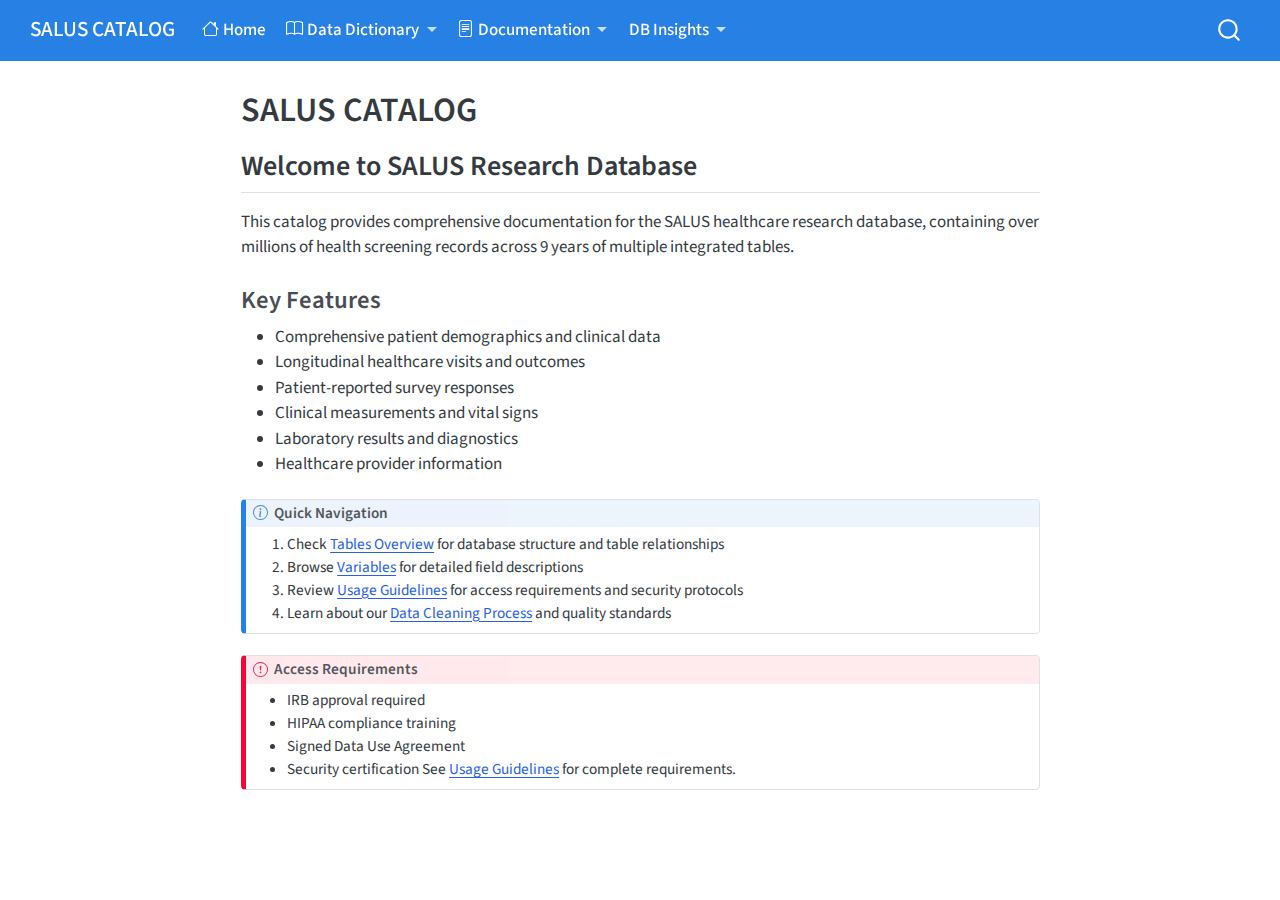
<file: docs/index.html>
<!DOCTYPE html>
<html xmlns="http://www.w3.org/1999/xhtml" lang="en" xml:lang="en"><head>

<meta charset="utf-8">
<meta name="generator" content="quarto-1.4.555">

<meta name="viewport" content="width=device-width, initial-scale=1.0, user-scalable=yes">


<title>SALUS CATALOG</title>
<style>
code{white-space: pre-wrap;}
span.smallcaps{font-variant: small-caps;}
div.columns{display: flex; gap: min(4vw, 1.5em);}
div.column{flex: auto; overflow-x: auto;}
div.hanging-indent{margin-left: 1.5em; text-indent: -1.5em;}
ul.task-list{list-style: none;}
ul.task-list li input[type="checkbox"] {
  width: 0.8em;
  margin: 0 0.8em 0.2em -1em; /* quarto-specific, see https://github.com/quarto-dev/quarto-cli/issues/4556 */ 
  vertical-align: middle;
}
</style>


<script src="site_libs/quarto-nav/quarto-nav.js"></script>
<script src="site_libs/quarto-nav/headroom.min.js"></script>
<script src="site_libs/clipboard/clipboard.min.js"></script>
<script src="site_libs/quarto-search/autocomplete.umd.js"></script>
<script src="site_libs/quarto-search/fuse.min.js"></script>
<script src="site_libs/quarto-search/quarto-search.js"></script>
<meta name="quarto:offset" content="./">
<script src="site_libs/quarto-html/quarto.js"></script>
<script src="site_libs/quarto-html/popper.min.js"></script>
<script src="site_libs/quarto-html/tippy.umd.min.js"></script>
<script src="site_libs/quarto-html/anchor.min.js"></script>
<link href="site_libs/quarto-html/tippy.css" rel="stylesheet">
<link href="site_libs/quarto-html/quarto-syntax-highlighting.css" rel="stylesheet" id="quarto-text-highlighting-styles">
<script src="site_libs/bootstrap/bootstrap.min.js"></script>
<link href="site_libs/bootstrap/bootstrap-icons.css" rel="stylesheet">
<link href="site_libs/bootstrap/bootstrap.min.css" rel="stylesheet" id="quarto-bootstrap" data-mode="light">
<script id="quarto-search-options" type="application/json">{
  "location": "navbar",
  "copy-button": false,
  "collapse-after": 3,
  "panel-placement": "end",
  "type": "overlay",
  "limit": 50,
  "keyboard-shortcut": [
    "f",
    "/",
    "s"
  ],
  "show-item-context": false,
  "language": {
    "search-no-results-text": "No results",
    "search-matching-documents-text": "matching documents",
    "search-copy-link-title": "Copy link to search",
    "search-hide-matches-text": "Hide additional matches",
    "search-more-match-text": "more match in this document",
    "search-more-matches-text": "more matches in this document",
    "search-clear-button-title": "Clear",
    "search-text-placeholder": "",
    "search-detached-cancel-button-title": "Cancel",
    "search-submit-button-title": "Submit",
    "search-label": "Search"
  }
}</script>
<script src="js/site.js"></script>


<link rel="stylesheet" href="styles.css">
</head>

<body class="nav-fixed fullcontent">

<div id="quarto-search-results"></div>
  <header id="quarto-header" class="headroom fixed-top">
    <nav class="navbar navbar-expand-lg " data-bs-theme="dark">
      <div class="navbar-container container-fluid">
      <div class="navbar-brand-container mx-auto">
    <a class="navbar-brand" href="./index.html">
    <span class="navbar-title">SALUS CATALOG</span>
    </a>
  </div>
            <div id="quarto-search" class="" title="Search"></div>
          <button class="navbar-toggler" type="button" data-bs-toggle="collapse" data-bs-target="#navbarCollapse" aria-controls="navbarCollapse" aria-expanded="false" aria-label="Toggle navigation" onclick="if (window.quartoToggleHeadroom) { window.quartoToggleHeadroom(); }">
  <span class="navbar-toggler-icon"></span>
</button>
          <div class="collapse navbar-collapse" id="navbarCollapse">
            <ul class="navbar-nav navbar-nav-scroll me-auto">
  <li class="nav-item">
    <a class="nav-link active" href="./index.html" aria-current="page"> <i class="bi bi-house" role="img">
</i> 
<span class="menu-text">Home</span></a>
  </li>  
  <li class="nav-item dropdown ">
    <a class="nav-link dropdown-toggle" href="#" id="nav-menu-data-dictionary" role="button" data-bs-toggle="dropdown" aria-expanded="false">
      <i class="bi bi-book" role="img">
</i> 
 <span class="menu-text">Data Dictionary</span>
    </a>
    <ul class="dropdown-menu" aria-labelledby="nav-menu-data-dictionary">    
        <li>
    <a class="dropdown-item" href="./tables.html">
 <span class="dropdown-text">Tables Overview</span></a>
  </li>  
        <li>
    <a class="dropdown-item" href="./variables.html">
 <span class="dropdown-text">Variables</span></a>
  </li>  
    </ul>
  </li>
  <li class="nav-item dropdown ">
    <a class="nav-link dropdown-toggle" href="#" id="nav-menu-documentation" role="button" data-bs-toggle="dropdown" aria-expanded="false">
      <i class="bi bi-file-text" role="img">
</i> 
 <span class="menu-text">Documentation</span>
    </a>
    <ul class="dropdown-menu" aria-labelledby="nav-menu-documentation">    
        <li>
    <a class="dropdown-item" href="./guidelines.html">
 <span class="dropdown-text">Usage Guidelines</span></a>
  </li>  
        <li>
    <a class="dropdown-item" href="./cleaning.html">
 <span class="dropdown-text">Cleaning History</span></a>
  </li>  
    </ul>
  </li>
  <li class="nav-item dropdown ">
    <a class="nav-link dropdown-toggle" href="#" id="nav-menu-db-insights" role="button" data-bs-toggle="dropdown" aria-expanded="false">
      <i class="bi bi-chart-line" role="img">
</i> 
 <span class="menu-text">DB Insights</span>
    </a>
    <ul class="dropdown-menu" aria-labelledby="nav-menu-db-insights">    
        <li>
    <a class="dropdown-item" href="./eda.html">
 <span class="dropdown-text">EDA</span></a>
  </li>  
        <li>
    <a class="dropdown-item" href="./stats.html">
 <span class="dropdown-text">Statistical Analysis</span></a>
  </li>  
        <li>
    <a class="dropdown-item" href="./viz.html">
 <span class="dropdown-text">Visualizations</span></a>
  </li>  
    </ul>
  </li>
</ul>
          </div> <!-- /navcollapse -->
          <div class="quarto-navbar-tools">
</div>
      </div> <!-- /container-fluid -->
    </nav>
</header>
<!-- content -->
<div id="quarto-content" class="quarto-container page-columns page-rows-contents page-layout-article page-navbar">
<!-- sidebar -->
<!-- margin-sidebar -->
    
<!-- main -->
<main class="content" id="quarto-document-content">

<header id="title-block-header" class="quarto-title-block default">
<div class="quarto-title">
<h1 class="title">SALUS CATALOG</h1>
</div>



<div class="quarto-title-meta">

    
  
    
  </div>
  


</header>


<section id="welcome-to-salus-research-database" class="level2">
<h2 class="anchored" data-anchor-id="welcome-to-salus-research-database">Welcome to SALUS Research Database</h2>
<p>This catalog provides comprehensive documentation for the SALUS healthcare research database, containing over millions of health screening records across 9 years of multiple integrated tables.</p>
<section id="key-features" class="level3">
<h3 class="anchored" data-anchor-id="key-features">Key Features</h3>
<ul>
<li>Comprehensive patient demographics and clinical data</li>
<li>Longitudinal healthcare visits and outcomes</li>
<li>Patient-reported survey responses</li>
<li>Clinical measurements and vital signs</li>
<li>Laboratory results and diagnostics</li>
<li>Healthcare provider information</li>
</ul>
<div class="callout callout-style-default callout-note callout-titled">
<div class="callout-header d-flex align-content-center">
<div class="callout-icon-container">
<i class="callout-icon"></i>
</div>
<div class="callout-title-container flex-fill">
Quick Navigation
</div>
</div>
<div class="callout-body-container callout-body">
<ol type="1">
<li>Check <a href="./tables.html">Tables Overview</a> for database structure and table relationships</li>
<li>Browse <a href="./variables.html">Variables</a> for detailed field descriptions</li>
<li>Review <a href="./guidelines.html">Usage Guidelines</a> for access requirements and security protocols</li>
<li>Learn about our <a href="./cleaning.html">Data Cleaning Process</a> and quality standards</li>
</ol>
</div>
</div>
<div class="callout callout-style-default callout-important callout-titled">
<div class="callout-header d-flex align-content-center">
<div class="callout-icon-container">
<i class="callout-icon"></i>
</div>
<div class="callout-title-container flex-fill">
Access Requirements
</div>
</div>
<div class="callout-body-container callout-body">
<ul>
<li>IRB approval required</li>
<li>HIPAA compliance training</li>
<li>Signed Data Use Agreement</li>
<li>Security certification See <a href="./guidelines.html">Usage Guidelines</a> for complete requirements.</li>
</ul>
</div>
</div>


</section>
</section>

</main> <!-- /main -->
<script id="quarto-html-after-body" type="application/javascript">
window.document.addEventListener("DOMContentLoaded", function (event) {
  const toggleBodyColorMode = (bsSheetEl) => {
    const mode = bsSheetEl.getAttribute("data-mode");
    const bodyEl = window.document.querySelector("body");
    if (mode === "dark") {
      bodyEl.classList.add("quarto-dark");
      bodyEl.classList.remove("quarto-light");
    } else {
      bodyEl.classList.add("quarto-light");
      bodyEl.classList.remove("quarto-dark");
    }
  }
  const toggleBodyColorPrimary = () => {
    const bsSheetEl = window.document.querySelector("link#quarto-bootstrap");
    if (bsSheetEl) {
      toggleBodyColorMode(bsSheetEl);
    }
  }
  toggleBodyColorPrimary();  
  const icon = "";
  const anchorJS = new window.AnchorJS();
  anchorJS.options = {
    placement: 'right',
    icon: icon
  };
  anchorJS.add('.anchored');
  const isCodeAnnotation = (el) => {
    for (const clz of el.classList) {
      if (clz.startsWith('code-annotation-')) {                     
        return true;
      }
    }
    return false;
  }
  const clipboard = new window.ClipboardJS('.code-copy-button', {
    text: function(trigger) {
      const codeEl = trigger.previousElementSibling.cloneNode(true);
      for (const childEl of codeEl.children) {
        if (isCodeAnnotation(childEl)) {
          childEl.remove();
        }
      }
      return codeEl.innerText;
    }
  });
  clipboard.on('success', function(e) {
    // button target
    const button = e.trigger;
    // don't keep focus
    button.blur();
    // flash "checked"
    button.classList.add('code-copy-button-checked');
    var currentTitle = button.getAttribute("title");
    button.setAttribute("title", "Copied!");
    let tooltip;
    if (window.bootstrap) {
      button.setAttribute("data-bs-toggle", "tooltip");
      button.setAttribute("data-bs-placement", "left");
      button.setAttribute("data-bs-title", "Copied!");
      tooltip = new bootstrap.Tooltip(button, 
        { trigger: "manual", 
          customClass: "code-copy-button-tooltip",
          offset: [0, -8]});
      tooltip.show();    
    }
    setTimeout(function() {
      if (tooltip) {
        tooltip.hide();
        button.removeAttribute("data-bs-title");
        button.removeAttribute("data-bs-toggle");
        button.removeAttribute("data-bs-placement");
      }
      button.setAttribute("title", currentTitle);
      button.classList.remove('code-copy-button-checked');
    }, 1000);
    // clear code selection
    e.clearSelection();
  });
    var localhostRegex = new RegExp(/^(?:http|https):\/\/localhost\:?[0-9]*\//);
    var mailtoRegex = new RegExp(/^mailto:/);
      var filterRegex = new RegExp('/' + window.location.host + '/');
    var isInternal = (href) => {
        return filterRegex.test(href) || localhostRegex.test(href) || mailtoRegex.test(href);
    }
    // Inspect non-navigation links and adorn them if external
 	var links = window.document.querySelectorAll('a[href]:not(.nav-link):not(.navbar-brand):not(.toc-action):not(.sidebar-link):not(.sidebar-item-toggle):not(.pagination-link):not(.no-external):not([aria-hidden]):not(.dropdown-item):not(.quarto-navigation-tool)');
    for (var i=0; i<links.length; i++) {
      const link = links[i];
      if (!isInternal(link.href)) {
        // undo the damage that might have been done by quarto-nav.js in the case of
        // links that we want to consider external
        if (link.dataset.originalHref !== undefined) {
          link.href = link.dataset.originalHref;
        }
      }
    }
  function tippyHover(el, contentFn, onTriggerFn, onUntriggerFn) {
    const config = {
      allowHTML: true,
      maxWidth: 500,
      delay: 100,
      arrow: false,
      appendTo: function(el) {
          return el.parentElement;
      },
      interactive: true,
      interactiveBorder: 10,
      theme: 'quarto',
      placement: 'bottom-start',
    };
    if (contentFn) {
      config.content = contentFn;
    }
    if (onTriggerFn) {
      config.onTrigger = onTriggerFn;
    }
    if (onUntriggerFn) {
      config.onUntrigger = onUntriggerFn;
    }
    window.tippy(el, config); 
  }
  const noterefs = window.document.querySelectorAll('a[role="doc-noteref"]');
  for (var i=0; i<noterefs.length; i++) {
    const ref = noterefs[i];
    tippyHover(ref, function() {
      // use id or data attribute instead here
      let href = ref.getAttribute('data-footnote-href') || ref.getAttribute('href');
      try { href = new URL(href).hash; } catch {}
      const id = href.replace(/^#\/?/, "");
      const note = window.document.getElementById(id);
      if (note) {
        return note.innerHTML;
      } else {
        return "";
      }
    });
  }
  const xrefs = window.document.querySelectorAll('a.quarto-xref');
  const processXRef = (id, note) => {
    // Strip column container classes
    const stripColumnClz = (el) => {
      el.classList.remove("page-full", "page-columns");
      if (el.children) {
        for (const child of el.children) {
          stripColumnClz(child);
        }
      }
    }
    stripColumnClz(note)
    if (id === null || id.startsWith('sec-')) {
      // Special case sections, only their first couple elements
      const container = document.createElement("div");
      if (note.children && note.children.length > 2) {
        container.appendChild(note.children[0].cloneNode(true));
        for (let i = 1; i < note.children.length; i++) {
          const child = note.children[i];
          if (child.tagName === "P" && child.innerText === "") {
            continue;
          } else {
            container.appendChild(child.cloneNode(true));
            break;
          }
        }
        if (window.Quarto?.typesetMath) {
          window.Quarto.typesetMath(container);
        }
        return container.innerHTML
      } else {
        if (window.Quarto?.typesetMath) {
          window.Quarto.typesetMath(note);
        }
        return note.innerHTML;
      }
    } else {
      // Remove any anchor links if they are present
      const anchorLink = note.querySelector('a.anchorjs-link');
      if (anchorLink) {
        anchorLink.remove();
      }
      if (window.Quarto?.typesetMath) {
        window.Quarto.typesetMath(note);
      }
      // TODO in 1.5, we should make sure this works without a callout special case
      if (note.classList.contains("callout")) {
        return note.outerHTML;
      } else {
        return note.innerHTML;
      }
    }
  }
  for (var i=0; i<xrefs.length; i++) {
    const xref = xrefs[i];
    tippyHover(xref, undefined, function(instance) {
      instance.disable();
      let url = xref.getAttribute('href');
      let hash = undefined; 
      if (url.startsWith('#')) {
        hash = url;
      } else {
        try { hash = new URL(url).hash; } catch {}
      }
      if (hash) {
        const id = hash.replace(/^#\/?/, "");
        const note = window.document.getElementById(id);
        if (note !== null) {
          try {
            const html = processXRef(id, note.cloneNode(true));
            instance.setContent(html);
          } finally {
            instance.enable();
            instance.show();
          }
        } else {
          // See if we can fetch this
          fetch(url.split('#')[0])
          .then(res => res.text())
          .then(html => {
            const parser = new DOMParser();
            const htmlDoc = parser.parseFromString(html, "text/html");
            const note = htmlDoc.getElementById(id);
            if (note !== null) {
              const html = processXRef(id, note);
              instance.setContent(html);
            } 
          }).finally(() => {
            instance.enable();
            instance.show();
          });
        }
      } else {
        // See if we can fetch a full url (with no hash to target)
        // This is a special case and we should probably do some content thinning / targeting
        fetch(url)
        .then(res => res.text())
        .then(html => {
          const parser = new DOMParser();
          const htmlDoc = parser.parseFromString(html, "text/html");
          const note = htmlDoc.querySelector('main.content');
          if (note !== null) {
            // This should only happen for chapter cross references
            // (since there is no id in the URL)
            // remove the first header
            if (note.children.length > 0 && note.children[0].tagName === "HEADER") {
              note.children[0].remove();
            }
            const html = processXRef(null, note);
            instance.setContent(html);
          } 
        }).finally(() => {
          instance.enable();
          instance.show();
        });
      }
    }, function(instance) {
    });
  }
      let selectedAnnoteEl;
      const selectorForAnnotation = ( cell, annotation) => {
        let cellAttr = 'data-code-cell="' + cell + '"';
        let lineAttr = 'data-code-annotation="' +  annotation + '"';
        const selector = 'span[' + cellAttr + '][' + lineAttr + ']';
        return selector;
      }
      const selectCodeLines = (annoteEl) => {
        const doc = window.document;
        const targetCell = annoteEl.getAttribute("data-target-cell");
        const targetAnnotation = annoteEl.getAttribute("data-target-annotation");
        const annoteSpan = window.document.querySelector(selectorForAnnotation(targetCell, targetAnnotation));
        const lines = annoteSpan.getAttribute("data-code-lines").split(",");
        const lineIds = lines.map((line) => {
          return targetCell + "-" + line;
        })
        let top = null;
        let height = null;
        let parent = null;
        if (lineIds.length > 0) {
            //compute the position of the single el (top and bottom and make a div)
            const el = window.document.getElementById(lineIds[0]);
            top = el.offsetTop;
            height = el.offsetHeight;
            parent = el.parentElement.parentElement;
          if (lineIds.length > 1) {
            const lastEl = window.document.getElementById(lineIds[lineIds.length - 1]);
            const bottom = lastEl.offsetTop + lastEl.offsetHeight;
            height = bottom - top;
          }
          if (top !== null && height !== null && parent !== null) {
            // cook up a div (if necessary) and position it 
            let div = window.document.getElementById("code-annotation-line-highlight");
            if (div === null) {
              div = window.document.createElement("div");
              div.setAttribute("id", "code-annotation-line-highlight");
              div.style.position = 'absolute';
              parent.appendChild(div);
            }
            div.style.top = top - 2 + "px";
            div.style.height = height + 4 + "px";
            div.style.left = 0;
            let gutterDiv = window.document.getElementById("code-annotation-line-highlight-gutter");
            if (gutterDiv === null) {
              gutterDiv = window.document.createElement("div");
              gutterDiv.setAttribute("id", "code-annotation-line-highlight-gutter");
              gutterDiv.style.position = 'absolute';
              const codeCell = window.document.getElementById(targetCell);
              const gutter = codeCell.querySelector('.code-annotation-gutter');
              gutter.appendChild(gutterDiv);
            }
            gutterDiv.style.top = top - 2 + "px";
            gutterDiv.style.height = height + 4 + "px";
          }
          selectedAnnoteEl = annoteEl;
        }
      };
      const unselectCodeLines = () => {
        const elementsIds = ["code-annotation-line-highlight", "code-annotation-line-highlight-gutter"];
        elementsIds.forEach((elId) => {
          const div = window.document.getElementById(elId);
          if (div) {
            div.remove();
          }
        });
        selectedAnnoteEl = undefined;
      };
        // Handle positioning of the toggle
    window.addEventListener(
      "resize",
      throttle(() => {
        elRect = undefined;
        if (selectedAnnoteEl) {
          selectCodeLines(selectedAnnoteEl);
        }
      }, 10)
    );
    function throttle(fn, ms) {
    let throttle = false;
    let timer;
      return (...args) => {
        if(!throttle) { // first call gets through
            fn.apply(this, args);
            throttle = true;
        } else { // all the others get throttled
            if(timer) clearTimeout(timer); // cancel #2
            timer = setTimeout(() => {
              fn.apply(this, args);
              timer = throttle = false;
            }, ms);
        }
      };
    }
      // Attach click handler to the DT
      const annoteDls = window.document.querySelectorAll('dt[data-target-cell]');
      for (const annoteDlNode of annoteDls) {
        annoteDlNode.addEventListener('click', (event) => {
          const clickedEl = event.target;
          if (clickedEl !== selectedAnnoteEl) {
            unselectCodeLines();
            const activeEl = window.document.querySelector('dt[data-target-cell].code-annotation-active');
            if (activeEl) {
              activeEl.classList.remove('code-annotation-active');
            }
            selectCodeLines(clickedEl);
            clickedEl.classList.add('code-annotation-active');
          } else {
            // Unselect the line
            unselectCodeLines();
            clickedEl.classList.remove('code-annotation-active');
          }
        });
      }
  const findCites = (el) => {
    const parentEl = el.parentElement;
    if (parentEl) {
      const cites = parentEl.dataset.cites;
      if (cites) {
        return {
          el,
          cites: cites.split(' ')
        };
      } else {
        return findCites(el.parentElement)
      }
    } else {
      return undefined;
    }
  };
  var bibliorefs = window.document.querySelectorAll('a[role="doc-biblioref"]');
  for (var i=0; i<bibliorefs.length; i++) {
    const ref = bibliorefs[i];
    const citeInfo = findCites(ref);
    if (citeInfo) {
      tippyHover(citeInfo.el, function() {
        var popup = window.document.createElement('div');
        citeInfo.cites.forEach(function(cite) {
          var citeDiv = window.document.createElement('div');
          citeDiv.classList.add('hanging-indent');
          citeDiv.classList.add('csl-entry');
          var biblioDiv = window.document.getElementById('ref-' + cite);
          if (biblioDiv) {
            citeDiv.innerHTML = biblioDiv.innerHTML;
          }
          popup.appendChild(citeDiv);
        });
        return popup.innerHTML;
      });
    }
  }
});
</script>
</div> <!-- /content -->




</body></html>
</file>
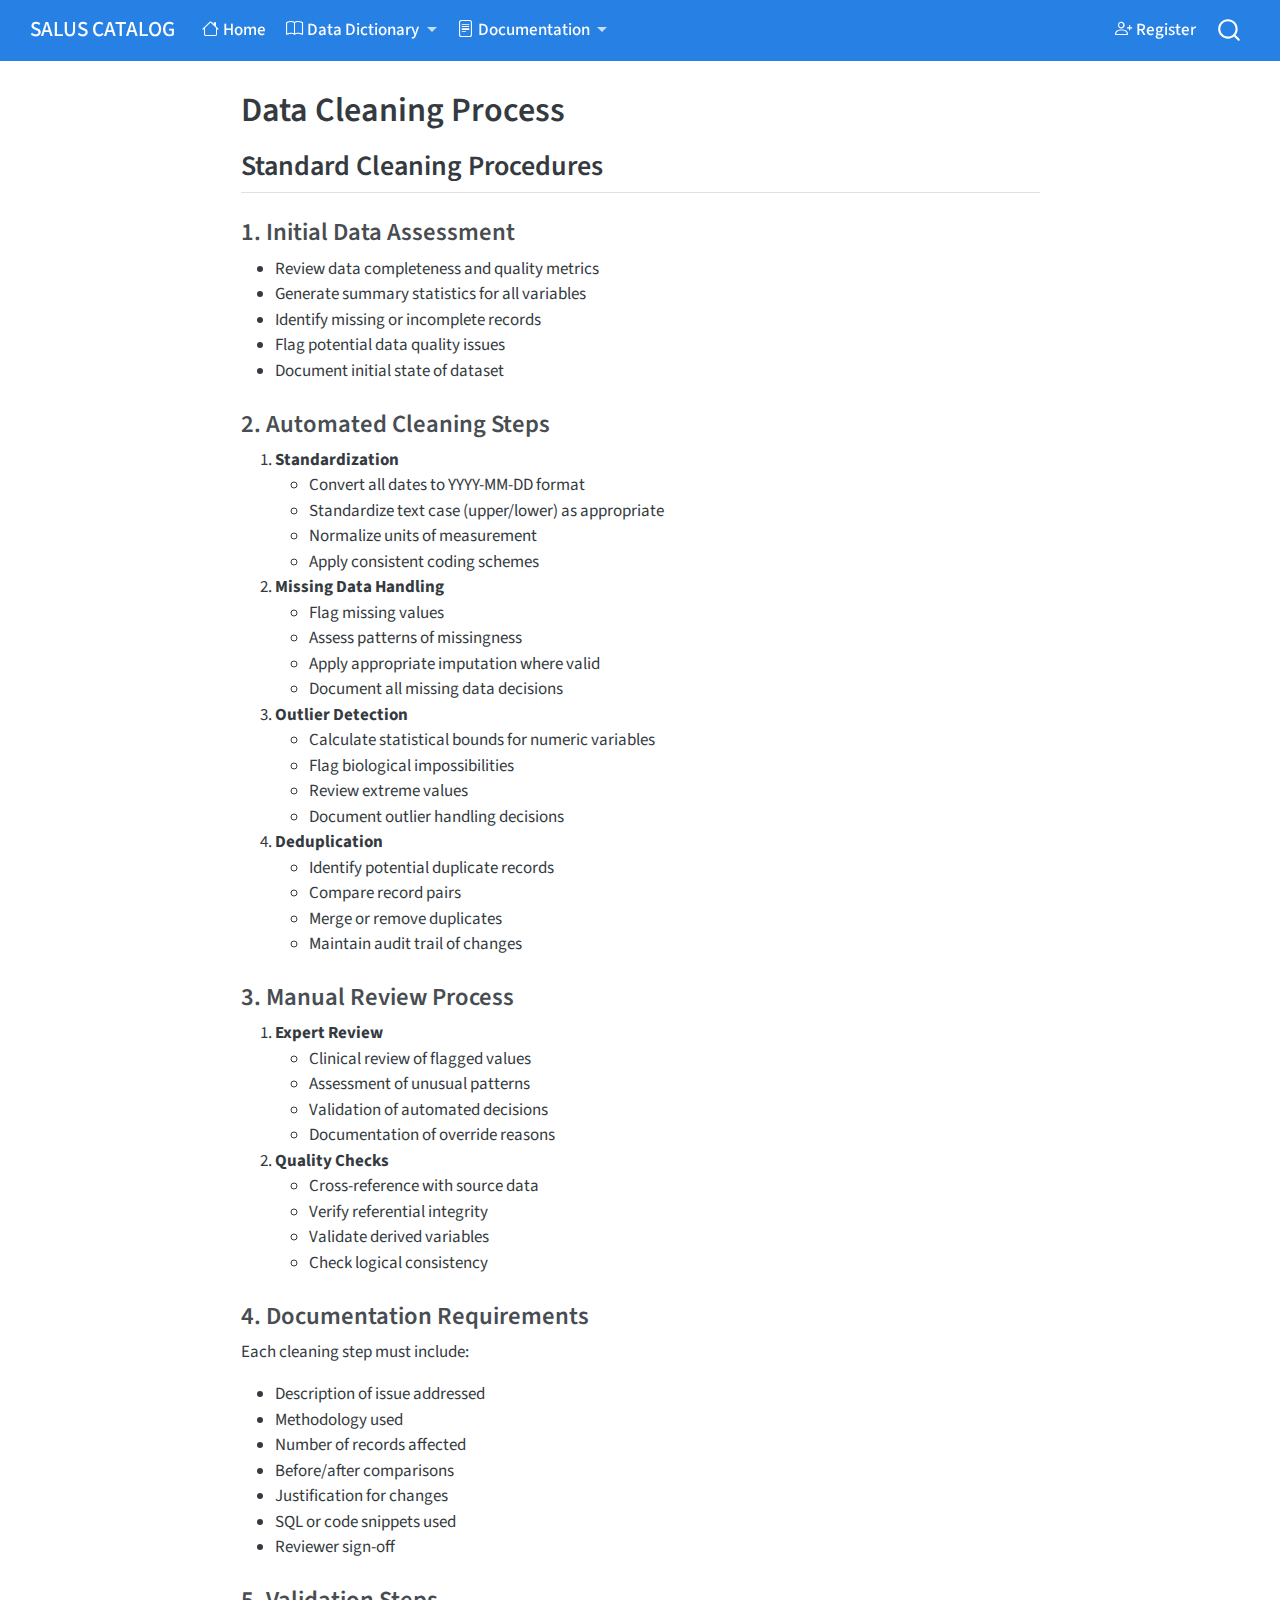
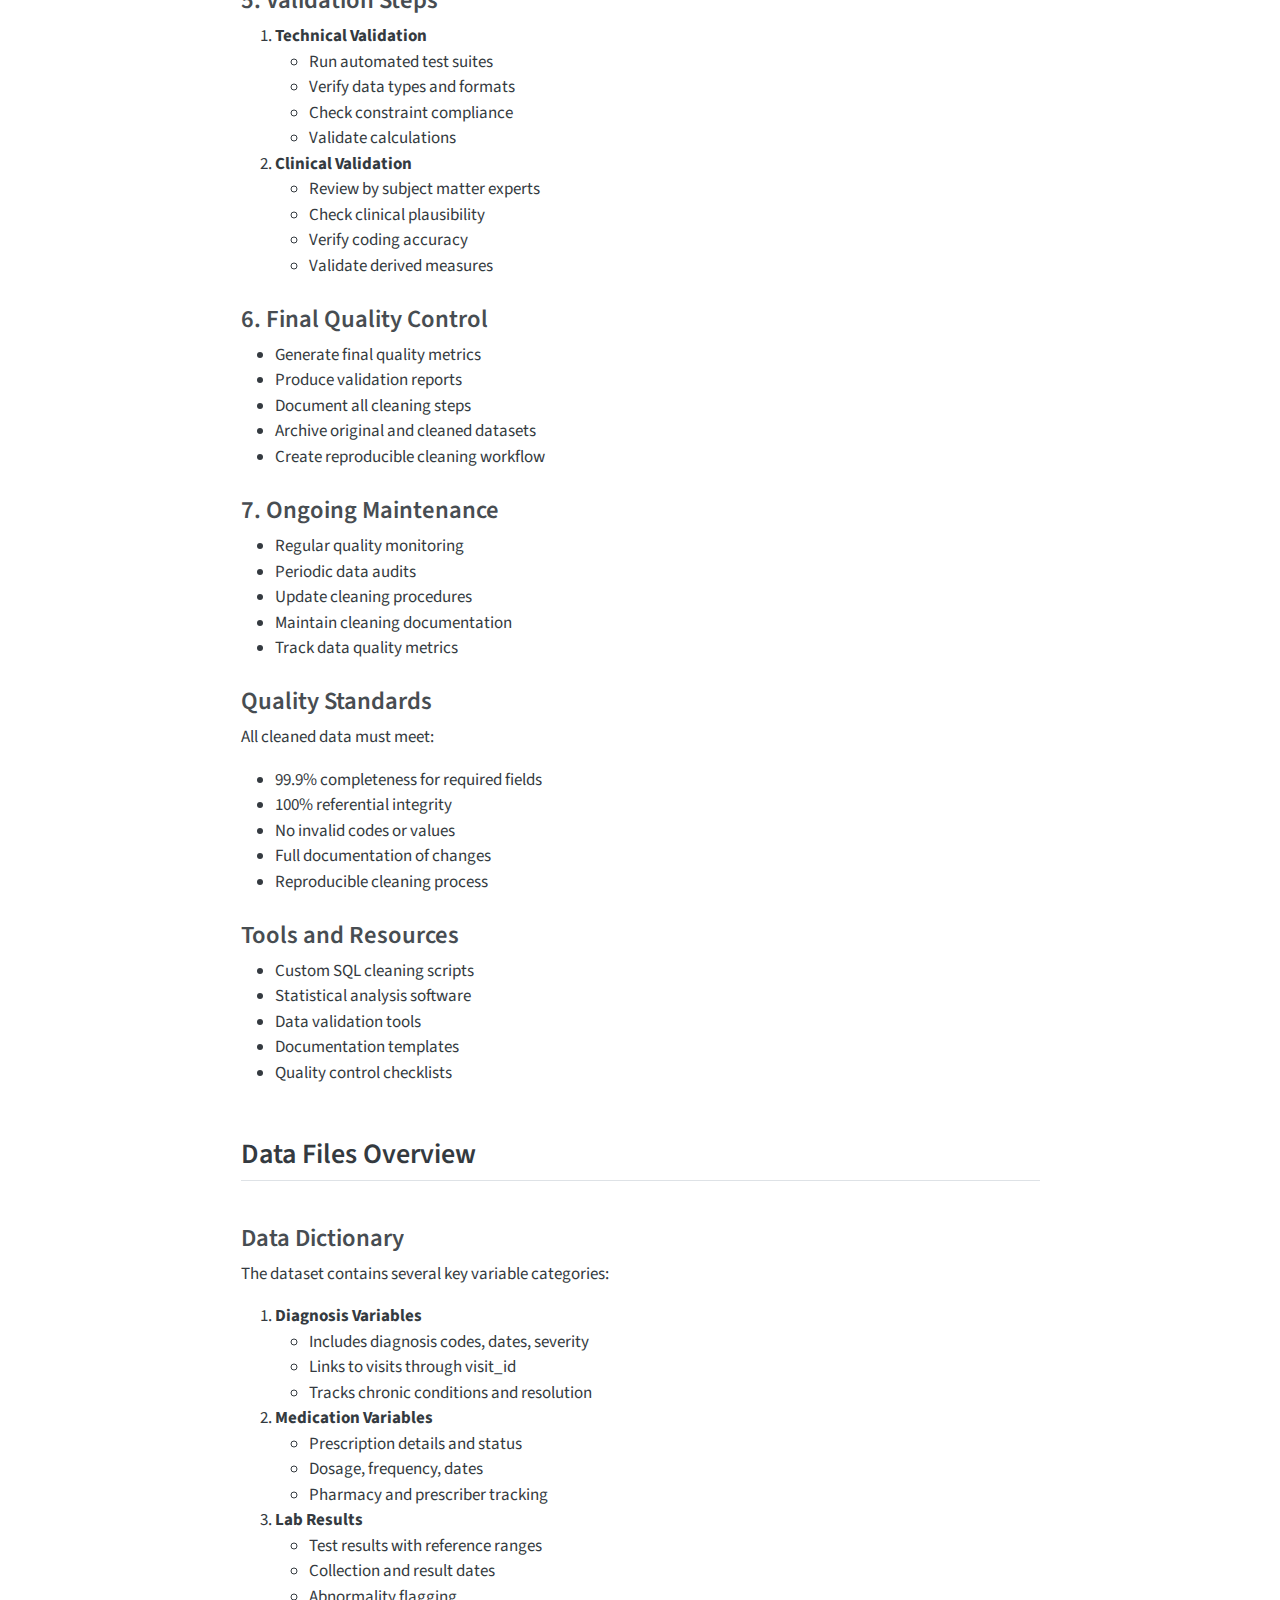
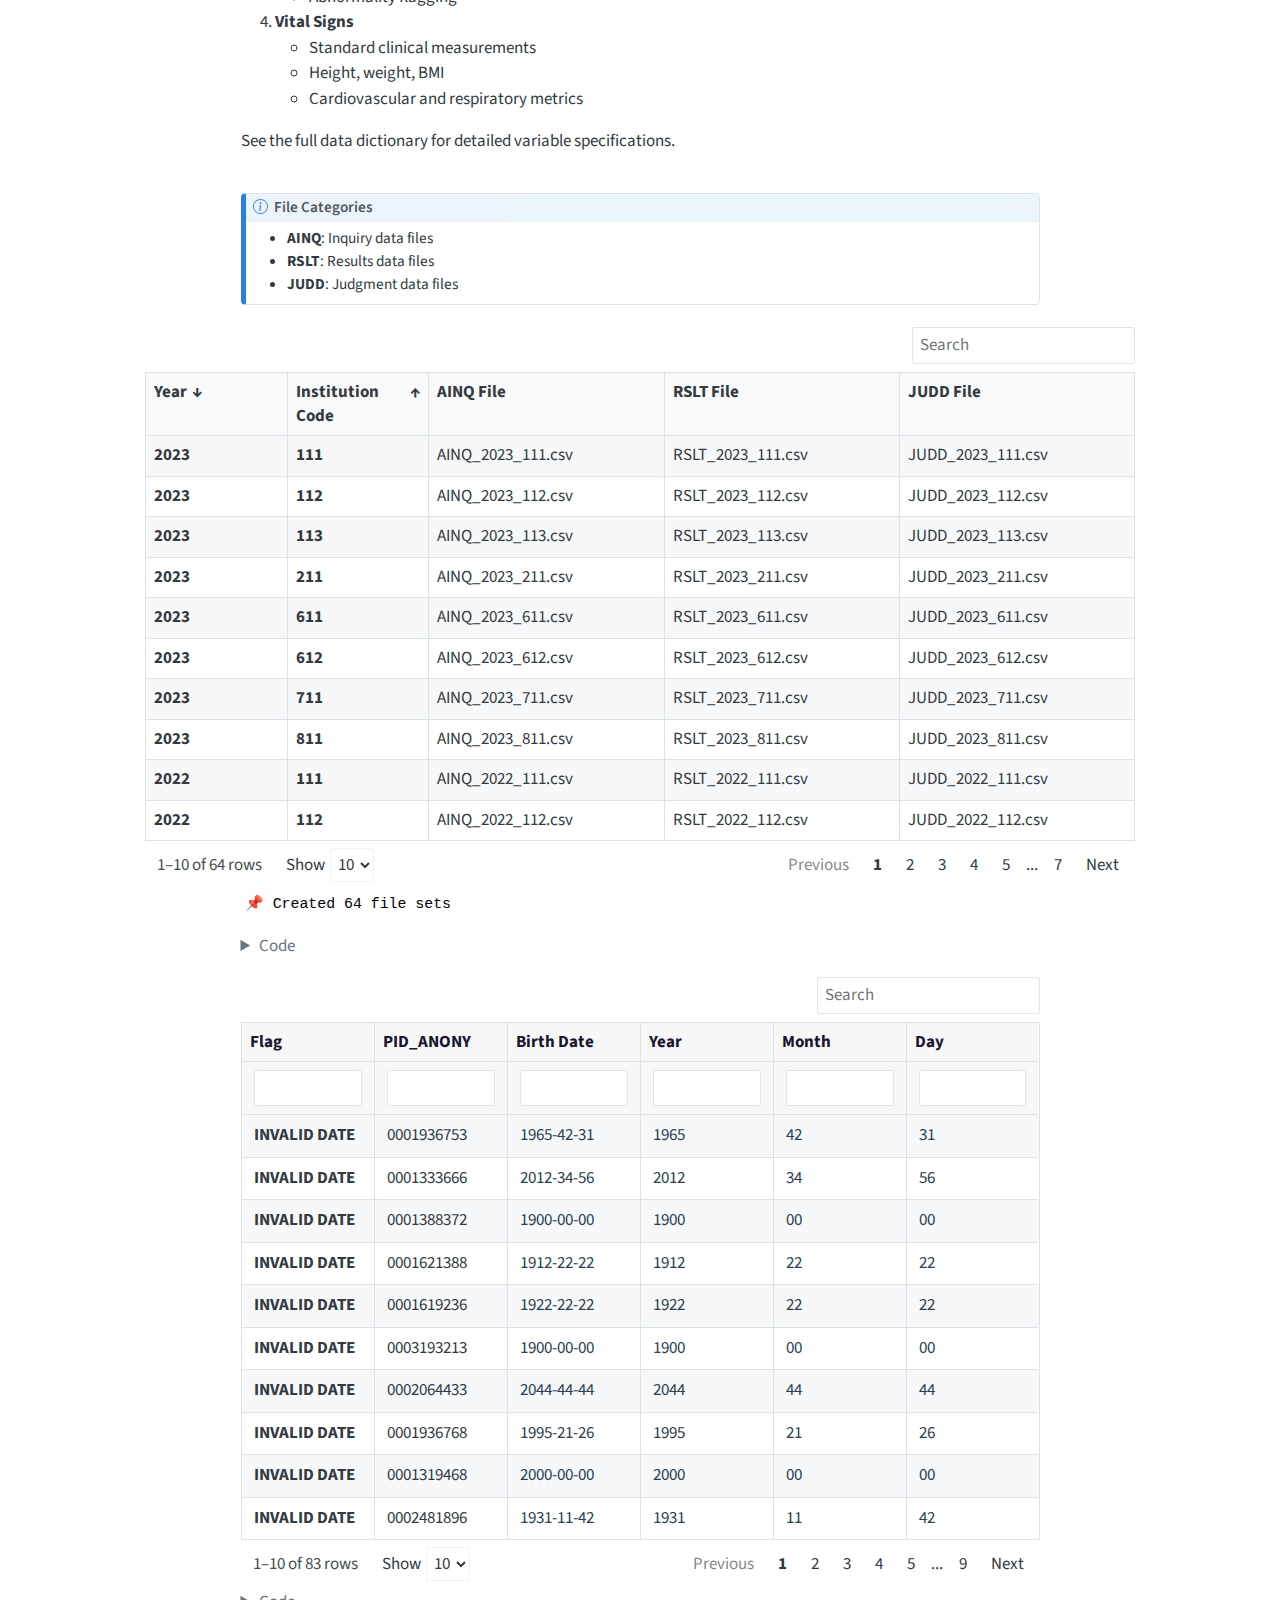
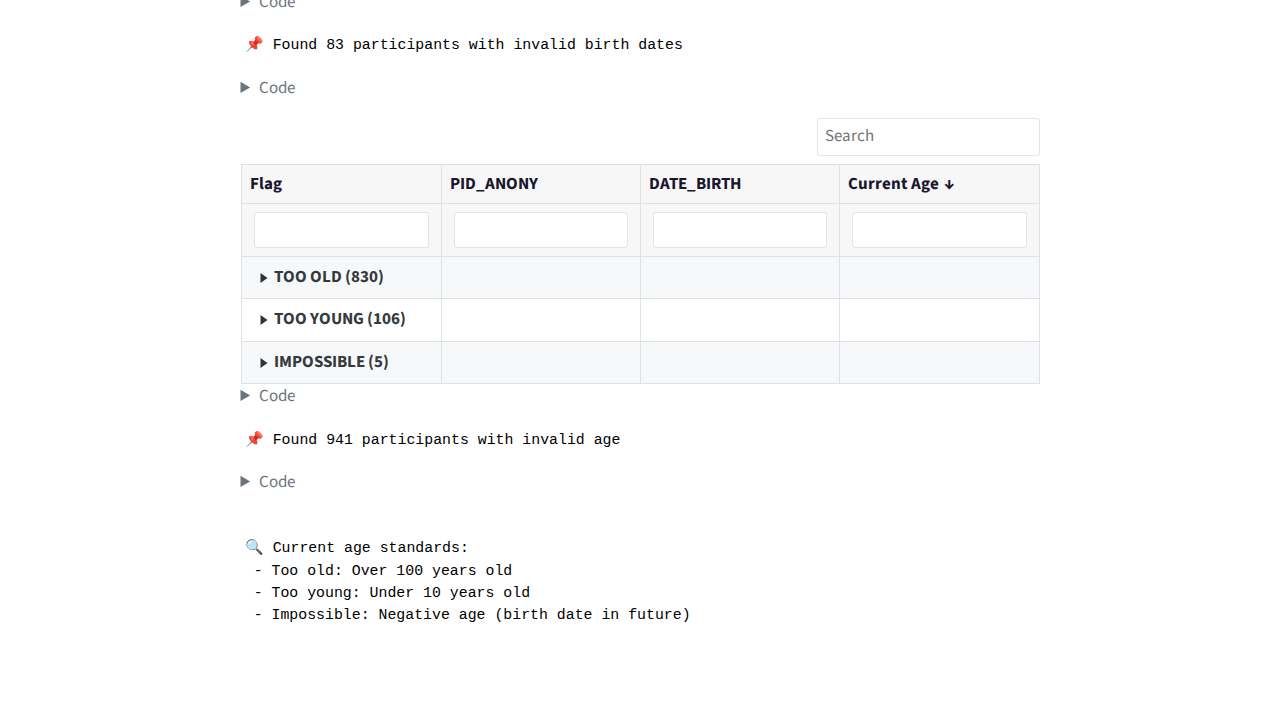
<file: docs/cleaning.html>
<!DOCTYPE html>
<html xmlns="http://www.w3.org/1999/xhtml" lang="en" xml:lang="en"><head>

<meta charset="utf-8">
<meta name="generator" content="quarto-1.4.555">

<meta name="viewport" content="width=device-width, initial-scale=1.0, user-scalable=yes">


<title>SALUS CATALOG - Data Cleaning Process</title>
<style>
code{white-space: pre-wrap;}
span.smallcaps{font-variant: small-caps;}
div.columns{display: flex; gap: min(4vw, 1.5em);}
div.column{flex: auto; overflow-x: auto;}
div.hanging-indent{margin-left: 1.5em; text-indent: -1.5em;}
ul.task-list{list-style: none;}
ul.task-list li input[type="checkbox"] {
  width: 0.8em;
  margin: 0 0.8em 0.2em -1em; /* quarto-specific, see https://github.com/quarto-dev/quarto-cli/issues/4556 */ 
  vertical-align: middle;
}
/* CSS for syntax highlighting */
pre > code.sourceCode { white-space: pre; position: relative; }
pre > code.sourceCode > span { line-height: 1.25; }
pre > code.sourceCode > span:empty { height: 1.2em; }
.sourceCode { overflow: visible; }
code.sourceCode > span { color: inherit; text-decoration: inherit; }
div.sourceCode { margin: 1em 0; }
pre.sourceCode { margin: 0; }
@media screen {
div.sourceCode { overflow: auto; }
}
@media print {
pre > code.sourceCode { white-space: pre-wrap; }
pre > code.sourceCode > span { text-indent: -5em; padding-left: 5em; }
}
pre.numberSource code
  { counter-reset: source-line 0; }
pre.numberSource code > span
  { position: relative; left: -4em; counter-increment: source-line; }
pre.numberSource code > span > a:first-child::before
  { content: counter(source-line);
    position: relative; left: -1em; text-align: right; vertical-align: baseline;
    border: none; display: inline-block;
    -webkit-touch-callout: none; -webkit-user-select: none;
    -khtml-user-select: none; -moz-user-select: none;
    -ms-user-select: none; user-select: none;
    padding: 0 4px; width: 4em;
  }
pre.numberSource { margin-left: 3em;  padding-left: 4px; }
div.sourceCode
  {   }
@media screen {
pre > code.sourceCode > span > a:first-child::before { text-decoration: underline; }
}
</style>


<script src="site_libs/quarto-nav/quarto-nav.js"></script>
<script src="site_libs/quarto-nav/headroom.min.js"></script>
<script src="site_libs/clipboard/clipboard.min.js"></script>
<script src="site_libs/quarto-search/autocomplete.umd.js"></script>
<script src="site_libs/quarto-search/fuse.min.js"></script>
<script src="site_libs/quarto-search/quarto-search.js"></script>
<meta name="quarto:offset" content="./">
<script src="site_libs/quarto-html/quarto.js"></script>
<script src="site_libs/quarto-html/popper.min.js"></script>
<script src="site_libs/quarto-html/tippy.umd.min.js"></script>
<script src="site_libs/quarto-html/anchor.min.js"></script>
<link href="site_libs/quarto-html/tippy.css" rel="stylesheet">
<link href="site_libs/quarto-html/quarto-syntax-highlighting.css" rel="stylesheet" id="quarto-text-highlighting-styles">
<script src="site_libs/bootstrap/bootstrap.min.js"></script>
<link href="site_libs/bootstrap/bootstrap-icons.css" rel="stylesheet">
<link href="site_libs/bootstrap/bootstrap.min.css" rel="stylesheet" id="quarto-bootstrap" data-mode="light">
<script id="quarto-search-options" type="application/json">{
  "location": "navbar",
  "copy-button": false,
  "collapse-after": 3,
  "panel-placement": "end",
  "type": "overlay",
  "limit": 50,
  "keyboard-shortcut": [
    "f",
    "/",
    "s"
  ],
  "show-item-context": false,
  "language": {
    "search-no-results-text": "No results",
    "search-matching-documents-text": "matching documents",
    "search-copy-link-title": "Copy link to search",
    "search-hide-matches-text": "Hide additional matches",
    "search-more-match-text": "more match in this document",
    "search-more-matches-text": "more matches in this document",
    "search-clear-button-title": "Clear",
    "search-text-placeholder": "",
    "search-detached-cancel-button-title": "Cancel",
    "search-submit-button-title": "Submit",
    "search-label": "Search"
  }
}</script>
<script src="site_libs/core-js-2.5.3/shim.min.js"></script>
<script src="site_libs/react-18.2.0/react.min.js"></script>
<script src="site_libs/react-18.2.0/react-dom.min.js"></script>
<script src="site_libs/reactwidget-2.0.0/react-tools.umd.cjs"></script>
<link href="site_libs/htmltools-fill-0.5.8.1/fill.css" rel="stylesheet">
<script src="site_libs/htmlwidgets-1.6.4/htmlwidgets.js"></script>
<link href="site_libs/reactable-0.4.4/reactable.css" rel="stylesheet">
<script src="site_libs/reactable-binding-0.4.4/reactable.js"></script>
<script src="js/site.js"></script>


<link rel="stylesheet" href="styles.css">
</head>

<body class="nav-fixed fullcontent">

<div id="quarto-search-results"></div>
  <header id="quarto-header" class="headroom fixed-top">
    <nav class="navbar navbar-expand-lg " data-bs-theme="dark">
      <div class="navbar-container container-fluid">
      <div class="navbar-brand-container mx-auto">
    <a class="navbar-brand" href="./index.html">
    <span class="navbar-title">SALUS CATALOG</span>
    </a>
  </div>
            <div id="quarto-search" class="" title="Search"></div>
          <button class="navbar-toggler" type="button" data-bs-toggle="collapse" data-bs-target="#navbarCollapse" aria-controls="navbarCollapse" aria-expanded="false" aria-label="Toggle navigation" onclick="if (window.quartoToggleHeadroom) { window.quartoToggleHeadroom(); }">
  <span class="navbar-toggler-icon"></span>
</button>
          <div class="collapse navbar-collapse" id="navbarCollapse">
            <ul class="navbar-nav navbar-nav-scroll me-auto">
  <li class="nav-item">
    <a class="nav-link" href="./index.html"> <i class="bi bi-house" role="img">
</i> 
<span class="menu-text">Home</span></a>
  </li>  
  <li class="nav-item dropdown ">
    <a class="nav-link dropdown-toggle" href="#" id="nav-menu-data-dictionary" role="button" data-bs-toggle="dropdown" aria-expanded="false">
      <i class="bi bi-book" role="img">
</i> 
 <span class="menu-text">Data Dictionary</span>
    </a>
    <ul class="dropdown-menu" aria-labelledby="nav-menu-data-dictionary">    
        <li>
    <a class="dropdown-item" href="./tables.html">
 <span class="dropdown-text">Tables Overview</span></a>
  </li>  
        <li>
    <a class="dropdown-item" href="./variables.html">
 <span class="dropdown-text">Variables</span></a>
  </li>  
    </ul>
  </li>
  <li class="nav-item dropdown ">
    <a class="nav-link dropdown-toggle" href="#" id="nav-menu-documentation" role="button" data-bs-toggle="dropdown" aria-expanded="false">
      <i class="bi bi-file-text" role="img">
</i> 
 <span class="menu-text">Documentation</span>
    </a>
    <ul class="dropdown-menu" aria-labelledby="nav-menu-documentation">    
        <li>
    <a class="dropdown-item" href="./guidelines.html">
 <span class="dropdown-text">Usage Guidelines</span></a>
  </li>  
        <li>
    <a class="dropdown-item" href="./cleaning.html">
 <span class="dropdown-text">Data Cleaning Process</span></a>
  </li>  
    </ul>
  </li>
</ul>
            <ul class="navbar-nav navbar-nav-scroll ms-auto">
  <li class="nav-item">
    <a class="nav-link" href="./register.html"> <i class="bi bi-person-plus" role="img">
</i> 
<span class="menu-text">Register</span></a>
  </li>  
</ul>
          </div> <!-- /navcollapse -->
          <div class="quarto-navbar-tools">
</div>
      </div> <!-- /container-fluid -->
    </nav>
</header>
<!-- content -->
<div id="quarto-content" class="quarto-container page-columns page-rows-contents page-layout-article page-navbar">
<!-- sidebar -->
<!-- margin-sidebar -->
    
<!-- main -->
<main class="content page-columns page-full" id="quarto-document-content">

<header id="title-block-header" class="quarto-title-block default">
<div class="quarto-title">
<h1 class="title">Data Cleaning Process</h1>
</div>



<div class="quarto-title-meta">

    
  
    
  </div>
  


</header>


<section id="standard-cleaning-procedures" class="level2">
<h2 class="anchored" data-anchor-id="standard-cleaning-procedures">Standard Cleaning Procedures</h2>
<section id="initial-data-assessment" class="level3">
<h3 class="anchored" data-anchor-id="initial-data-assessment">1. Initial Data Assessment</h3>
<ul>
<li>Review data completeness and quality metrics</li>
<li>Generate summary statistics for all variables</li>
<li>Identify missing or incomplete records</li>
<li>Flag potential data quality issues</li>
<li>Document initial state of dataset</li>
</ul>
</section>
<section id="automated-cleaning-steps" class="level3">
<h3 class="anchored" data-anchor-id="automated-cleaning-steps">2. Automated Cleaning Steps</h3>
<ol type="1">
<li><strong>Standardization</strong>
<ul>
<li>Convert all dates to YYYY-MM-DD format</li>
<li>Standardize text case (upper/lower) as appropriate</li>
<li>Normalize units of measurement</li>
<li>Apply consistent coding schemes</li>
</ul></li>
<li><strong>Missing Data Handling</strong>
<ul>
<li>Flag missing values</li>
<li>Assess patterns of missingness</li>
<li>Apply appropriate imputation where valid</li>
<li>Document all missing data decisions</li>
</ul></li>
<li><strong>Outlier Detection</strong>
<ul>
<li>Calculate statistical bounds for numeric variables</li>
<li>Flag biological impossibilities</li>
<li>Review extreme values</li>
<li>Document outlier handling decisions</li>
</ul></li>
<li><strong>Deduplication</strong>
<ul>
<li>Identify potential duplicate records</li>
<li>Compare record pairs</li>
<li>Merge or remove duplicates</li>
<li>Maintain audit trail of changes</li>
</ul></li>
</ol>
</section>
<section id="manual-review-process" class="level3">
<h3 class="anchored" data-anchor-id="manual-review-process">3. Manual Review Process</h3>
<ol type="1">
<li><strong>Expert Review</strong>
<ul>
<li>Clinical review of flagged values</li>
<li>Assessment of unusual patterns</li>
<li>Validation of automated decisions</li>
<li>Documentation of override reasons</li>
</ul></li>
<li><strong>Quality Checks</strong>
<ul>
<li>Cross-reference with source data</li>
<li>Verify referential integrity</li>
<li>Validate derived variables</li>
<li>Check logical consistency</li>
</ul></li>
</ol>
</section>
<section id="documentation-requirements" class="level3">
<h3 class="anchored" data-anchor-id="documentation-requirements">4. Documentation Requirements</h3>
<p>Each cleaning step must include:</p>
<ul>
<li>Description of issue addressed</li>
<li>Methodology used</li>
<li>Number of records affected</li>
<li>Before/after comparisons</li>
<li>Justification for changes</li>
<li>SQL or code snippets used</li>
<li>Reviewer sign-off</li>
</ul>
</section>
<section id="validation-steps" class="level3">
<h3 class="anchored" data-anchor-id="validation-steps">5. Validation Steps</h3>
<ol type="1">
<li><strong>Technical Validation</strong>
<ul>
<li>Run automated test suites</li>
<li>Verify data types and formats</li>
<li>Check constraint compliance</li>
<li>Validate calculations</li>
</ul></li>
<li><strong>Clinical Validation</strong>
<ul>
<li>Review by subject matter experts</li>
<li>Check clinical plausibility</li>
<li>Verify coding accuracy</li>
<li>Validate derived measures</li>
</ul></li>
</ol>
</section>
<section id="final-quality-control" class="level3">
<h3 class="anchored" data-anchor-id="final-quality-control">6. Final Quality Control</h3>
<ul>
<li>Generate final quality metrics</li>
<li>Produce validation reports</li>
<li>Document all cleaning steps</li>
<li>Archive original and cleaned datasets</li>
<li>Create reproducible cleaning workflow</li>
</ul>
</section>
<section id="ongoing-maintenance" class="level3">
<h3 class="anchored" data-anchor-id="ongoing-maintenance">7. Ongoing Maintenance</h3>
<ul>
<li>Regular quality monitoring</li>
<li>Periodic data audits</li>
<li>Update cleaning procedures</li>
<li>Maintain cleaning documentation</li>
<li>Track data quality metrics</li>
</ul>
</section>
<section id="quality-standards" class="level3">
<h3 class="anchored" data-anchor-id="quality-standards">Quality Standards</h3>
<p>All cleaned data must meet:</p>
<ul>
<li>99.9% completeness for required fields</li>
<li>100% referential integrity</li>
<li>No invalid codes or values</li>
<li>Full documentation of changes</li>
<li>Reproducible cleaning process</li>
</ul>
</section>
<section id="tools-and-resources" class="level3">
<h3 class="anchored" data-anchor-id="tools-and-resources">Tools and Resources</h3>
<ul>
<li>Custom SQL cleaning scripts</li>
<li>Statistical analysis software</li>
<li>Data validation tools</li>
<li>Documentation templates</li>
<li>Quality control checklists</li>
</ul>
</section>
</section>
<section id="data-files-overview" class="level2 page-columns page-full">
<h2 class="anchored" data-anchor-id="data-files-overview">Data Files Overview</h2>
<section id="data-dictionary" class="level3 page-columns page-full">
<h3 class="anchored" data-anchor-id="data-dictionary">Data Dictionary</h3>
<p>The dataset contains several key variable categories:</p>
<ol type="1">
<li><strong>Diagnosis Variables</strong>
<ul>
<li>Includes diagnosis codes, dates, severity</li>
<li>Links to visits through visit_id</li>
<li>Tracks chronic conditions and resolution</li>
</ul></li>
<li><strong>Medication Variables</strong>
<ul>
<li>Prescription details and status</li>
<li>Dosage, frequency, dates</li>
<li>Pharmacy and prescriber tracking</li>
</ul></li>
<li><strong>Lab Results</strong>
<ul>
<li>Test results with reference ranges</li>
<li>Collection and result dates</li>
<li>Abnormality flagging</li>
</ul></li>
<li><strong>Vital Signs</strong>
<ul>
<li>Standard clinical measurements</li>
<li>Height, weight, BMI</li>
<li>Cardiovascular and respiratory metrics</li>
</ul></li>
</ol>
<p>See the full data dictionary for detailed variable specifications.</p>
<div class="callout callout-style-default callout-note callout-titled">
<div class="callout-header d-flex align-content-center">
<div class="callout-icon-container">
<i class="callout-icon"></i>
</div>
<div class="callout-title-container flex-fill">
File Categories
</div>
</div>
<div class="callout-body-container callout-body">
<ul>
<li><strong>AINQ</strong>: Inquiry data files</li>
<li><strong>RSLT</strong>: Results data files</li>
<li><strong>JUDD</strong>: Judgment data files</li>
</ul>
</div>
</div>
<div class="cell page-columns page-full" data-tbl-cap="SALUS Data Files Overview">
<div class="cell-output-display column-page">
<div class="reactable html-widget html-fill-item" id="htmlwidget-986242b33b89f0a6c422" style="width:auto;height:auto;"></div>
<script type="application/json" data-for="htmlwidget-986242b33b89f0a6c422">{"x":{"tag":{"name":"Reactable","attribs":{"data":{"Year":["2015","2015","2015","2015","2015","2015","2015","2016","2016","2016","2016","2016","2016","2016","2017","2017","2017","2017","2017","2017","2017","2018","2018","2018","2018","2018","2018","2018","2019","2019","2019","2019","2019","2019","2019","2020","2020","2020","2020","2020","2020","2020","2021","2021","2021","2021","2021","2021","2021","2022","2022","2022","2022","2022","2022","2022","2023","2023","2023","2023","2023","2023","2023","2023"],"InstCode":["111","112","113","211","611","612","711","111","112","113","211","611","612","711","111","112","113","211","611","612","711","111","112","113","211","611","612","711","111","112","113","211","611","612","711","111","112","113","211","611","612","711","111","112","113","211","611","612","711","111","112","113","211","611","612","711","111","112","113","211","611","612","711","811"],"AINQ":["AINQ_2015_111.csv","AINQ_2015_112.csv","AINQ_2015_113.csv","AINQ_2015_211.csv","AINQ_2015_611.csv","AINQ_2015_612.csv","AINQ_2015_711.csv","AINQ_2016_111.csv","AINQ_2016_112.csv","AINQ_2016_113.csv","AINQ_2016_211.csv","AINQ_2016_611.csv","AINQ_2016_612.csv","AINQ_2016_711.csv","AINQ_2017_111.csv","AINQ_2017_112.csv","AINQ_2017_113.csv","AINQ_2017_211.csv","AINQ_2017_611.csv","AINQ_2017_612.csv","AINQ_2017_711.csv","AINQ_2018_111.csv","AINQ_2018_112.csv","AINQ_2018_113.csv","AINQ_2018_211.csv","AINQ_2018_611.csv","AINQ_2018_612.csv","AINQ_2018_711.csv","AINQ_2019_111.csv","AINQ_2019_112.csv","AINQ_2019_113.csv","AINQ_2019_211.csv","AINQ_2019_611.csv","AINQ_2019_612.csv","AINQ_2019_711.csv","AINQ_2020_111.csv","AINQ_2020_112.csv","AINQ_2020_113.csv","AINQ_2020_211.csv","AINQ_2020_611.csv","AINQ_2020_612.csv","AINQ_2020_711.csv","AINQ_2021_111.csv","AINQ_2021_112.csv","AINQ_2021_113.csv","AINQ_2021_211.csv","AINQ_2021_611.csv","AINQ_2021_612.csv","AINQ_2021_711.csv","AINQ_2022_111.csv","AINQ_2022_112.csv","AINQ_2022_113.csv","AINQ_2022_211.csv","AINQ_2022_611.csv","AINQ_2022_612.csv","AINQ_2022_711.csv","AINQ_2023_111.csv","AINQ_2023_112.csv","AINQ_2023_113.csv","AINQ_2023_211.csv","AINQ_2023_611.csv","AINQ_2023_612.csv","AINQ_2023_711.csv","AINQ_2023_811.csv"],"RSLT":["RSLT_2015_111.csv","RSLT_2015_112.csv","RSLT_2015_113.csv","RSLT_2015_211.csv","RSLT_2015_611.csv","RSLT_2015_612.csv","RSLT_2015_711.csv","RSLT_2016_111.csv","RSLT_2016_112.csv","RSLT_2016_113.csv","RSLT_2016_211.csv","RSLT_2016_611.csv","RSLT_2016_612.csv","RSLT_2016_711.csv","RSLT_2017_111.csv","RSLT_2017_112.csv","RSLT_2017_113.csv","RSLT_2017_211.csv","RSLT_2017_611.csv","RSLT_2017_612.csv","RSLT_2017_711.csv","RSLT_2018_111.csv","RSLT_2018_112.csv","RSLT_2018_113.csv","RSLT_2018_211.csv","RSLT_2018_611.csv","RSLT_2018_612.csv","RSLT_2018_711.csv","RSLT_2019_111.csv","RSLT_2019_112.csv","RSLT_2019_113.csv","RSLT_2019_211.csv","RSLT_2019_611.csv","RSLT_2019_612.csv","RSLT_2019_711.csv","RSLT_2020_111.csv","RSLT_2020_112.csv","RSLT_2020_113.csv","RSLT_2020_211.csv","RSLT_2020_611.csv","RSLT_2020_612.csv","RSLT_2020_711.csv","RSLT_2021_111.csv","RSLT_2021_112.csv","RSLT_2021_113.csv","RSLT_2021_211.csv","RSLT_2021_611.csv","RSLT_2021_612.csv","RSLT_2021_711.csv","RSLT_2022_111.csv","RSLT_2022_112.csv","RSLT_2022_113.csv","RSLT_2022_211.csv","RSLT_2022_611.csv","RSLT_2022_612.csv","RSLT_2022_711.csv","RSLT_2023_111.csv","RSLT_2023_112.csv","RSLT_2023_113.csv","RSLT_2023_211.csv","RSLT_2023_611.csv","RSLT_2023_612.csv","RSLT_2023_711.csv","RSLT_2023_811.csv"],"JUDD":["JUDD_2015_111.csv","JUDD_2015_112.csv","JUDD_2015_113.csv","JUDD_2015_211.csv","JUDD_2015_611.csv","JUDD_2015_612.csv","JUDD_2015_711.csv","JUDD_2016_111.csv","JUDD_2016_112.csv","JUDD_2016_113.csv","JUDD_2016_211.csv","JUDD_2016_611.csv","JUDD_2016_612.csv","JUDD_2016_711.csv","JUDD_2017_111.csv","JUDD_2017_112.csv","JUDD_2017_113.csv","JUDD_2017_211.csv","JUDD_2017_611.csv","JUDD_2017_612.csv","JUDD_2017_711.csv","JUDD_2018_111.csv","JUDD_2018_112.csv","JUDD_2018_113.csv","JUDD_2018_211.csv","JUDD_2018_611.csv","JUDD_2018_612.csv","JUDD_2018_711.csv","JUDD_2019_111.csv","JUDD_2019_112.csv","JUDD_2019_113.csv","JUDD_2019_211.csv","JUDD_2019_611.csv","JUDD_2019_612.csv","JUDD_2019_711.csv","JUDD_2020_111.csv","JUDD_2020_112.csv","JUDD_2020_113.csv","JUDD_2020_211.csv","JUDD_2020_611.csv","JUDD_2020_612.csv","JUDD_2020_711.csv","JUDD_2021_111.csv","JUDD_2021_112.csv","JUDD_2021_113.csv","JUDD_2021_211.csv","JUDD_2021_611.csv","JUDD_2021_612.csv","JUDD_2021_711.csv","JUDD_2022_111.csv","JUDD_2022_112.csv","JUDD_2022_113.csv","JUDD_2022_211.csv","JUDD_2022_611.csv","JUDD_2022_612.csv","JUDD_2022_711.csv","JUDD_2023_111.csv","JUDD_2023_112.csv","JUDD_2023_113.csv","JUDD_2023_211.csv","JUDD_2023_611.csv","JUDD_2023_612.csv","JUDD_2023_711.csv","JUDD_2023_811.csv"]},"columns":[{"id":"Year","name":"Year","type":"character","minWidth":120,"align":"left","sortable":true,"style":{"fontWeight":"bold"}},{"id":"InstCode","name":"Institution Code","type":"character","minWidth":120,"align":"left","sortable":true,"style":{"fontWeight":"bold"}},{"id":"AINQ","name":"AINQ File","type":"character","minWidth":200,"align":"left"},{"id":"RSLT","name":"RSLT File","type":"character","minWidth":200,"align":"left"},{"id":"JUDD","name":"JUDD File","type":"character","minWidth":200,"align":"left"}],"searchable":true,"defaultSorted":[{"id":"Year","desc":true},{"id":"InstCode","desc":false}],"defaultPageSize":10,"showPageSizeOptions":true,"pageSizeOptions":[10,20,50],"bordered":true,"striped":true,"theme":{"borderColor":"#dfe2e5","stripedColor":"#f6f8fa","headerStyle":{"backgroundColor":"#f8f9fa","fontWeight":"bold"}},"dataKey":"b4160b459cf72bb95890c89c6f05fac0"},"children":[]},"class":"reactR_markup"},"evals":[],"jsHooks":[]}</script>
</div>
<div class="cell-output cell-output-stdout">
<pre><code>📌 Created 64 file sets</code></pre>
</div>
</div>
<div class="cell">
<details class="code-fold">
<summary>Code</summary>
<div class="sourceCode cell-code" id="cb2"><pre class="sourceCode r code-with-copy"><code class="sourceCode r"><span id="cb2-1"><a href="#cb2-1" aria-hidden="true" tabindex="-1"></a>quarto_tables <span class="ot">&lt;-</span> <span class="fu">readRDS</span>(<span class="fu">sprintf</span>(<span class="st">"%sdata/processed/_objects/_rds/quarto_tables.rds"</span>, rootdir))</span>
<span id="cb2-2"><a href="#cb2-2" aria-hidden="true" tabindex="-1"></a>quarto_tables<span class="sc">$</span>table_participants <span class="sc">%&gt;%</span> </span>
<span id="cb2-3"><a href="#cb2-3" aria-hidden="true" tabindex="-1"></a>  <span class="fu">filter</span>(<span class="fu">is.na</span>(DATE_BIRTH)) <span class="sc">%&gt;%</span> </span>
<span id="cb2-4"><a href="#cb2-4" aria-hidden="true" tabindex="-1"></a>  <span class="fu">mutate</span>(<span class="at">DATE_BIRTH =</span> <span class="fu">paste0</span>(<span class="fu">substr</span>(BRTHDD, <span class="dv">1</span>, <span class="dv">4</span>), <span class="st">"-"</span>, <span class="fu">substr</span>(BRTHDD, <span class="dv">5</span>, <span class="dv">6</span>), <span class="st">"-"</span>, <span class="fu">substr</span>(BRTHDD, <span class="dv">7</span>, <span class="dv">8</span>))) <span class="sc">%&gt;%</span></span>
<span id="cb2-5"><a href="#cb2-5" aria-hidden="true" tabindex="-1"></a>  <span class="fu">mutate</span>(<span class="at">YEAR =</span> <span class="fu">substr</span>(BRTHDD, <span class="dv">1</span>, <span class="dv">4</span>),</span>
<span id="cb2-6"><a href="#cb2-6" aria-hidden="true" tabindex="-1"></a>         <span class="at">MONTH =</span> <span class="fu">substr</span>(BRTHDD, <span class="dv">5</span>, <span class="dv">6</span>),</span>
<span id="cb2-7"><a href="#cb2-7" aria-hidden="true" tabindex="-1"></a>         <span class="at">DAY =</span> <span class="fu">substr</span>(BRTHDD, <span class="dv">7</span>, <span class="dv">8</span>),</span>
<span id="cb2-8"><a href="#cb2-8" aria-hidden="true" tabindex="-1"></a>         <span class="at">FLAG_BIRTH =</span> <span class="st">"INVALID DATE"</span>) <span class="sc">%&gt;%</span></span>
<span id="cb2-9"><a href="#cb2-9" aria-hidden="true" tabindex="-1"></a>  <span class="fu">select</span>(FLAG_BIRTH, <span class="fu">everything</span>(), <span class="sc">-</span>BRTHDD, <span class="sc">-</span>SEX) <span class="sc">%&gt;%</span></span>
<span id="cb2-10"><a href="#cb2-10" aria-hidden="true" tabindex="-1"></a>  <span class="fu">reactable</span>(</span>
<span id="cb2-11"><a href="#cb2-11" aria-hidden="true" tabindex="-1"></a>    <span class="at">searchable =</span> <span class="cn">TRUE</span>,</span>
<span id="cb2-12"><a href="#cb2-12" aria-hidden="true" tabindex="-1"></a>    <span class="at">filterable =</span> <span class="cn">TRUE</span>,</span>
<span id="cb2-13"><a href="#cb2-13" aria-hidden="true" tabindex="-1"></a>    <span class="at">showPageSizeOptions =</span> <span class="cn">TRUE</span>,</span>
<span id="cb2-14"><a href="#cb2-14" aria-hidden="true" tabindex="-1"></a>    <span class="at">pageSizeOptions =</span> <span class="fu">c</span>(<span class="dv">10</span>, <span class="dv">20</span>, <span class="dv">50</span>),</span>
<span id="cb2-15"><a href="#cb2-15" aria-hidden="true" tabindex="-1"></a>    <span class="at">defaultPageSize =</span> <span class="dv">10</span>,</span>
<span id="cb2-16"><a href="#cb2-16" aria-hidden="true" tabindex="-1"></a>    <span class="at">striped =</span> <span class="cn">TRUE</span>,</span>
<span id="cb2-17"><a href="#cb2-17" aria-hidden="true" tabindex="-1"></a>    <span class="at">highlight =</span> <span class="cn">TRUE</span>,</span>
<span id="cb2-18"><a href="#cb2-18" aria-hidden="true" tabindex="-1"></a>    <span class="at">bordered =</span> <span class="cn">TRUE</span>,</span>
<span id="cb2-19"><a href="#cb2-19" aria-hidden="true" tabindex="-1"></a>    <span class="at">defaultColDef =</span> <span class="fu">colDef</span>(</span>
<span id="cb2-20"><a href="#cb2-20" aria-hidden="true" tabindex="-1"></a>      <span class="at">align =</span> <span class="st">"left"</span>,</span>
<span id="cb2-21"><a href="#cb2-21" aria-hidden="true" tabindex="-1"></a>      <span class="at">minWidth =</span> <span class="dv">120</span>,</span>
<span id="cb2-22"><a href="#cb2-22" aria-hidden="true" tabindex="-1"></a>      <span class="at">headerStyle =</span> <span class="fu">list</span>(<span class="at">background =</span> <span class="st">"#f7f7f8"</span>)</span>
<span id="cb2-23"><a href="#cb2-23" aria-hidden="true" tabindex="-1"></a>    ),</span>
<span id="cb2-24"><a href="#cb2-24" aria-hidden="true" tabindex="-1"></a>    <span class="at">columns =</span> <span class="fu">list</span>(</span>
<span id="cb2-25"><a href="#cb2-25" aria-hidden="true" tabindex="-1"></a>      <span class="at">FLAG_BIRTH =</span> <span class="fu">colDef</span>(</span>
<span id="cb2-26"><a href="#cb2-26" aria-hidden="true" tabindex="-1"></a>        <span class="at">name =</span> <span class="st">"Flag"</span>,</span>
<span id="cb2-27"><a href="#cb2-27" aria-hidden="true" tabindex="-1"></a>        <span class="at">style =</span> <span class="fu">list</span>(<span class="at">fontWeight =</span> <span class="st">"bold"</span>)</span>
<span id="cb2-28"><a href="#cb2-28" aria-hidden="true" tabindex="-1"></a>      ),</span>
<span id="cb2-29"><a href="#cb2-29" aria-hidden="true" tabindex="-1"></a>      <span class="at">DATE_BIRTH =</span> <span class="fu">colDef</span>(</span>
<span id="cb2-30"><a href="#cb2-30" aria-hidden="true" tabindex="-1"></a>        <span class="at">name =</span> <span class="st">"Birth Date"</span>,</span>
<span id="cb2-31"><a href="#cb2-31" aria-hidden="true" tabindex="-1"></a>        <span class="at">style =</span> <span class="fu">list</span>(<span class="at">color =</span> <span class="st">"#2c3e50"</span>)</span>
<span id="cb2-32"><a href="#cb2-32" aria-hidden="true" tabindex="-1"></a>      ),</span>
<span id="cb2-33"><a href="#cb2-33" aria-hidden="true" tabindex="-1"></a>      <span class="at">YEAR =</span> <span class="fu">colDef</span>(</span>
<span id="cb2-34"><a href="#cb2-34" aria-hidden="true" tabindex="-1"></a>        <span class="at">name =</span> <span class="st">"Year"</span>,</span>
<span id="cb2-35"><a href="#cb2-35" aria-hidden="true" tabindex="-1"></a>        <span class="at">style =</span> <span class="fu">list</span>(<span class="at">color =</span> <span class="st">"#2c3e50"</span>)</span>
<span id="cb2-36"><a href="#cb2-36" aria-hidden="true" tabindex="-1"></a>      ),</span>
<span id="cb2-37"><a href="#cb2-37" aria-hidden="true" tabindex="-1"></a>      <span class="at">MONTH =</span> <span class="fu">colDef</span>(</span>
<span id="cb2-38"><a href="#cb2-38" aria-hidden="true" tabindex="-1"></a>        <span class="at">name =</span> <span class="st">"Month"</span>,</span>
<span id="cb2-39"><a href="#cb2-39" aria-hidden="true" tabindex="-1"></a>        <span class="at">style =</span> <span class="fu">list</span>(<span class="at">color =</span> <span class="st">"#2c3e50"</span>)</span>
<span id="cb2-40"><a href="#cb2-40" aria-hidden="true" tabindex="-1"></a>      ),</span>
<span id="cb2-41"><a href="#cb2-41" aria-hidden="true" tabindex="-1"></a>      <span class="at">DAY =</span> <span class="fu">colDef</span>(</span>
<span id="cb2-42"><a href="#cb2-42" aria-hidden="true" tabindex="-1"></a>        <span class="at">name =</span> <span class="st">"Day"</span>,</span>
<span id="cb2-43"><a href="#cb2-43" aria-hidden="true" tabindex="-1"></a>        <span class="at">style =</span> <span class="fu">list</span>(<span class="at">color =</span> <span class="st">"#2c3e50"</span>)</span>
<span id="cb2-44"><a href="#cb2-44" aria-hidden="true" tabindex="-1"></a>      )</span>
<span id="cb2-45"><a href="#cb2-45" aria-hidden="true" tabindex="-1"></a>    ),</span>
<span id="cb2-46"><a href="#cb2-46" aria-hidden="true" tabindex="-1"></a>    <span class="at">theme =</span> <span class="fu">reactableTheme</span>(</span>
<span id="cb2-47"><a href="#cb2-47" aria-hidden="true" tabindex="-1"></a>      <span class="at">borderColor =</span> <span class="st">"#dfe2e5"</span>,</span>
<span id="cb2-48"><a href="#cb2-48" aria-hidden="true" tabindex="-1"></a>      <span class="at">stripedColor =</span> <span class="st">"#f6f8fa"</span>,</span>
<span id="cb2-49"><a href="#cb2-49" aria-hidden="true" tabindex="-1"></a>      <span class="at">headerStyle =</span> <span class="fu">list</span>(</span>
<span id="cb2-50"><a href="#cb2-50" aria-hidden="true" tabindex="-1"></a>        <span class="at">backgroundColor =</span> <span class="st">"#f8f9fa"</span>,</span>
<span id="cb2-51"><a href="#cb2-51" aria-hidden="true" tabindex="-1"></a>        <span class="at">color =</span> <span class="st">"#1a162d"</span>,</span>
<span id="cb2-52"><a href="#cb2-52" aria-hidden="true" tabindex="-1"></a>        <span class="at">fontWeight =</span> <span class="st">"bold"</span>,</span>
<span id="cb2-53"><a href="#cb2-53" aria-hidden="true" tabindex="-1"></a>        <span class="at">borderColor =</span> <span class="st">"#dfe2e5"</span></span>
<span id="cb2-54"><a href="#cb2-54" aria-hidden="true" tabindex="-1"></a>      ),</span>
<span id="cb2-55"><a href="#cb2-55" aria-hidden="true" tabindex="-1"></a>      <span class="at">cellStyle =</span> <span class="fu">list</span>(</span>
<span id="cb2-56"><a href="#cb2-56" aria-hidden="true" tabindex="-1"></a>        <span class="at">padding =</span> <span class="st">"8px 12px"</span></span>
<span id="cb2-57"><a href="#cb2-57" aria-hidden="true" tabindex="-1"></a>      )</span>
<span id="cb2-58"><a href="#cb2-58" aria-hidden="true" tabindex="-1"></a>    )</span>
<span id="cb2-59"><a href="#cb2-59" aria-hidden="true" tabindex="-1"></a>  )</span></code><button title="Copy to Clipboard" class="code-copy-button"><i class="bi"></i></button></pre></div>
</details>
<div class="cell-output-display">
<div class="reactable html-widget html-fill-item" id="htmlwidget-9b1e3cb728d7e3c6c835" style="width:auto;height:auto;"></div>
<script type="application/json" data-for="htmlwidget-9b1e3cb728d7e3c6c835">{"x":{"tag":{"name":"Reactable","attribs":{"data":{"FLAG_BIRTH":["INVALID DATE","INVALID DATE","INVALID DATE","INVALID DATE","INVALID DATE","INVALID DATE","INVALID DATE","INVALID DATE","INVALID DATE","INVALID DATE","INVALID DATE","INVALID DATE","INVALID DATE","INVALID DATE","INVALID DATE","INVALID DATE","INVALID DATE","INVALID DATE","INVALID DATE","INVALID DATE","INVALID DATE","INVALID DATE","INVALID DATE","INVALID DATE","INVALID DATE","INVALID DATE","INVALID DATE","INVALID DATE","INVALID DATE","INVALID DATE","INVALID DATE","INVALID DATE","INVALID DATE","INVALID DATE","INVALID DATE","INVALID DATE","INVALID DATE","INVALID DATE","INVALID DATE","INVALID DATE","INVALID DATE","INVALID DATE","INVALID DATE","INVALID DATE","INVALID DATE","INVALID DATE","INVALID DATE","INVALID DATE","INVALID DATE","INVALID DATE","INVALID DATE","INVALID DATE","INVALID DATE","INVALID DATE","INVALID DATE","INVALID DATE","INVALID DATE","INVALID DATE","INVALID DATE","INVALID DATE","INVALID DATE","INVALID DATE","INVALID DATE","INVALID DATE","INVALID DATE","INVALID DATE","INVALID DATE","INVALID DATE","INVALID DATE","INVALID DATE","INVALID DATE","INVALID DATE","INVALID DATE","INVALID DATE","INVALID DATE","INVALID DATE","INVALID DATE","INVALID DATE","INVALID DATE","INVALID DATE","INVALID DATE","INVALID DATE","INVALID DATE"],"PID_ANONY":["0001936753","0001333666","0001388372","0001621388","0001619236","0003193213","0002064433","0001936768","0001319468","0002481896","0001268816","0001877115","0003330821","0001936738","0001936746","0002071245","0002861508","0002859560","0001936740","0002205280","0001571723","0001675539","0001403827","0002064429","0003323160","0001936763","0003323237","0001675535","0001398545","0001268818","0001619141","0002569241","0003264764","0002064431","0002539642","0001936744","0001936762","0001280445","0001630513","0002853865","0003330820","0001936735","0002037931","0001791026","0002518633","0002538484","0001936748","0002373255","0001623383","0002064428","0001936761","0003153822","0001762769","0001268815","0001619237","0003147234","0002698622","0002068686","0002920403","0001936737","0001936765","0003330719","0002216087","0002064430","0002064432","0002518618","0002518642","0002920401","0001936750","0001936764","0001571515","0001488014","0002518631","0001936734","0002059881","0002518617","0001936742","0002599577","0001643916","0003329996","0003330396","0003323159","0002861514"],"DATE_BIRTH":["1965-42-31","2012-34-56","1900-00-00","1912-22-22","1922-22-22","1900-00-00","2044-44-44","1995-21-26","2000-00-00","1931-11-42","1920-00-00","1913-21-11","1900-00-00","1996-54-12","1975-32-15","2000-00-00","2000-00-00","2000-00-00","1987-55-61","1922-22-22","2000-00-00","1948-00-00","1912-31-11","1988-88-88","1900-00-00","1962-15-64","1900-00-00","1938-00-00","1986-01-86","1920-00-00","1922-22-22","2008-60-29","1900-00-00","1966-66-66","1983-22-22","2085-42-30","1965-86-12","1998-02-29","2012-22-22","1922-22-22","1900-00-00","1985-21-23","2012-35-64","1996-72-21","2011-50-52","1976-01-69","1965-48-32","1991-50-29","1912-31-23","1999-99-99","1975-32-15","1966-02-29","1977-77-77","2020-00-00","1912-22-22","2012-34-12","2033-33-33","2000-00-00","1900-00-00","1968-54-11","1985-21-26","1900-00-00","1951-00-00","1977-77-77","1955-55-55","2011-50-62","2011-50-63","1900-00-00","1995-32-12","2065-32-16","2000-00-00","2000-00-00","2011-50-53","1986-52-15","2000-00-00","2011-50-55","1985-21-23","2000-00-00","1900-00-00","1900-00-00","1900-00-00","1900-00-00","2000-00-00"],"YEAR":["1965","2012","1900","1912","1922","1900","2044","1995","2000","1931","1920","1913","1900","1996","1975","2000","2000","2000","1987","1922","2000","1948","1912","1988","1900","1962","1900","1938","1986","1920","1922","2008","1900","1966","1983","2085","1965","1998","2012","1922","1900","1985","2012","1996","2011","1976","1965","1991","1912","1999","1975","1966","1977","2020","1912","2012","2033","2000","1900","1968","1985","1900","1951","1977","1955","2011","2011","1900","1995","2065","2000","2000","2011","1986","2000","2011","1985","2000","1900","1900","1900","1900","2000"],"MONTH":["42","34","00","22","22","00","44","21","00","11","00","21","00","54","32","00","00","00","55","22","00","00","31","88","00","15","00","00","01","00","22","60","00","66","22","42","86","02","22","22","00","21","35","72","50","01","48","50","31","99","32","02","77","00","22","34","33","00","00","54","21","00","00","77","55","50","50","00","32","32","00","00","50","52","00","50","21","00","00","00","00","00","00"],"DAY":["31","56","00","22","22","00","44","26","00","42","00","11","00","12","15","00","00","00","61","22","00","00","11","88","00","64","00","00","86","00","22","29","00","66","22","30","12","29","22","22","00","23","64","21","52","69","32","29","23","99","15","29","77","00","22","12","33","00","00","11","26","00","00","77","55","62","63","00","12","16","00","00","53","15","00","55","23","00","00","00","00","00","00"]},"columns":[{"id":"FLAG_BIRTH","name":"Flag","type":"character","minWidth":120,"align":"left","headerStyle":{"background":"#f7f7f8"},"style":{"fontWeight":"bold"}},{"id":"PID_ANONY","name":"PID_ANONY","type":"character","minWidth":120,"align":"left","headerStyle":{"background":"#f7f7f8"}},{"id":"DATE_BIRTH","name":"Birth Date","type":"character","minWidth":120,"align":"left","headerStyle":{"background":"#f7f7f8"},"style":{"color":"#2c3e50"}},{"id":"YEAR","name":"Year","type":"character","minWidth":120,"align":"left","headerStyle":{"background":"#f7f7f8"},"style":{"color":"#2c3e50"}},{"id":"MONTH","name":"Month","type":"character","minWidth":120,"align":"left","headerStyle":{"background":"#f7f7f8"},"style":{"color":"#2c3e50"}},{"id":"DAY","name":"Day","type":"character","minWidth":120,"align":"left","headerStyle":{"background":"#f7f7f8"},"style":{"color":"#2c3e50"}}],"filterable":true,"searchable":true,"defaultPageSize":10,"showPageSizeOptions":true,"pageSizeOptions":[10,20,50],"highlight":true,"bordered":true,"striped":true,"theme":{"borderColor":"#dfe2e5","stripedColor":"#f6f8fa","headerStyle":{"backgroundColor":"#f8f9fa","color":"#1a162d","fontWeight":"bold","borderColor":"#dfe2e5"},"cellStyle":{"padding":"8px 12px"}},"dataKey":"990ab8219ff164ea6edc234fb1beb815"},"children":[]},"class":"reactR_markup"},"evals":[],"jsHooks":[]}</script>
</div>
<details class="code-fold">
<summary>Code</summary>
<div class="sourceCode cell-code" id="cb3"><pre class="sourceCode r code-with-copy"><code class="sourceCode r"><span id="cb3-1"><a href="#cb3-1" aria-hidden="true" tabindex="-1"></a><span class="fu">cat</span>(<span class="st">"📌 Found"</span>, <span class="fu">nrow</span>(quarto_tables<span class="sc">$</span>table_participants <span class="sc">%&gt;%</span> <span class="fu">filter</span>(<span class="fu">is.na</span>(DATE_BIRTH))), <span class="st">"participants with invalid birth dates</span><span class="sc">\n</span><span class="st">"</span>)</span></code><button title="Copy to Clipboard" class="code-copy-button"><i class="bi"></i></button></pre></div>
</details>
<div class="cell-output cell-output-stdout">
<pre><code>📌 Found 83 participants with invalid birth dates</code></pre>
</div>
</div>
<div class="cell" data-tbl-cap="Participants with Invalid Birth Dates">
<details class="code-fold">
<summary>Code</summary>
<div class="sourceCode cell-code" id="cb5"><pre class="sourceCode r code-with-copy"><code class="sourceCode r"><span id="cb5-1"><a href="#cb5-1" aria-hidden="true" tabindex="-1"></a>quarto_tables<span class="sc">$</span>table_participants <span class="sc">%&gt;%</span> </span>
<span id="cb5-2"><a href="#cb5-2" aria-hidden="true" tabindex="-1"></a>  <span class="fu">filter</span>(lubridate<span class="sc">::</span><span class="fu">year</span>(DATE_BIRTH) <span class="sc">&lt;</span> <span class="dv">1925</span> <span class="sc">|</span> lubridate<span class="sc">::</span><span class="fu">year</span>(DATE_BIRTH) <span class="sc">&gt;</span> <span class="dv">2014</span>) <span class="sc">%&gt;%</span></span>
<span id="cb5-3"><a href="#cb5-3" aria-hidden="true" tabindex="-1"></a>  <span class="fu">mutate</span>(<span class="at">DATE_BIRTH =</span> <span class="fu">paste0</span>(<span class="fu">substr</span>(BRTHDD, <span class="dv">1</span>, <span class="dv">4</span>), <span class="st">"-"</span>, <span class="fu">substr</span>(BRTHDD, <span class="dv">5</span>, <span class="dv">6</span>), <span class="st">"-"</span>, <span class="fu">substr</span>(BRTHDD, <span class="dv">7</span>, <span class="dv">8</span>))) <span class="sc">%&gt;%</span></span>
<span id="cb5-4"><a href="#cb5-4" aria-hidden="true" tabindex="-1"></a>  <span class="fu">mutate</span>(<span class="at">CURRENT_AGE =</span> <span class="fu">round</span>(<span class="fu">as.numeric</span>(<span class="fu">difftime</span>(<span class="fu">Sys.Date</span>(), DATE_BIRTH, <span class="at">units =</span> <span class="st">"days"</span>)) <span class="sc">/</span> <span class="fl">365.25</span>),</span>
<span id="cb5-5"><a href="#cb5-5" aria-hidden="true" tabindex="-1"></a>         <span class="at">FLAG_BIRTH =</span> <span class="fu">case_when</span>(</span>
<span id="cb5-6"><a href="#cb5-6" aria-hidden="true" tabindex="-1"></a>           CURRENT_AGE <span class="sc">&lt;</span> <span class="dv">0</span> <span class="sc">~</span> <span class="st">"IMPOSSIBLE"</span>,</span>
<span id="cb5-7"><a href="#cb5-7" aria-hidden="true" tabindex="-1"></a>           CURRENT_AGE <span class="sc">&gt;</span> <span class="dv">80</span> <span class="sc">~</span> <span class="st">"TOO OLD"</span>,</span>
<span id="cb5-8"><a href="#cb5-8" aria-hidden="true" tabindex="-1"></a>           CURRENT_AGE <span class="sc">&lt;</span> <span class="dv">18</span> <span class="sc">~</span> <span class="st">"TOO YOUNG"</span>,</span>
<span id="cb5-9"><a href="#cb5-9" aria-hidden="true" tabindex="-1"></a>           <span class="cn">TRUE</span> <span class="sc">~</span> <span class="cn">NA_character_</span>)) <span class="sc">%&gt;%</span></span>
<span id="cb5-10"><a href="#cb5-10" aria-hidden="true" tabindex="-1"></a>  <span class="fu">select</span>(FLAG_BIRTH, <span class="fu">everything</span>(), <span class="sc">-</span>BRTHDD, <span class="sc">-</span>SEX) <span class="sc">%&gt;%</span></span>
<span id="cb5-11"><a href="#cb5-11" aria-hidden="true" tabindex="-1"></a>  <span class="fu">reactable</span>(</span>
<span id="cb5-12"><a href="#cb5-12" aria-hidden="true" tabindex="-1"></a>    <span class="at">searchable =</span> <span class="cn">TRUE</span>,</span>
<span id="cb5-13"><a href="#cb5-13" aria-hidden="true" tabindex="-1"></a>    <span class="at">filterable =</span> <span class="cn">TRUE</span>,</span>
<span id="cb5-14"><a href="#cb5-14" aria-hidden="true" tabindex="-1"></a>    <span class="at">showPageSizeOptions =</span> <span class="cn">TRUE</span>,</span>
<span id="cb5-15"><a href="#cb5-15" aria-hidden="true" tabindex="-1"></a>    <span class="at">pageSizeOptions =</span> <span class="fu">c</span>(<span class="dv">10</span>, <span class="dv">20</span>, <span class="dv">50</span>),</span>
<span id="cb5-16"><a href="#cb5-16" aria-hidden="true" tabindex="-1"></a>    <span class="at">defaultPageSize =</span> <span class="dv">10</span>,</span>
<span id="cb5-17"><a href="#cb5-17" aria-hidden="true" tabindex="-1"></a>    <span class="at">striped =</span> <span class="cn">TRUE</span>,</span>
<span id="cb5-18"><a href="#cb5-18" aria-hidden="true" tabindex="-1"></a>    <span class="at">highlight =</span> <span class="cn">TRUE</span>,</span>
<span id="cb5-19"><a href="#cb5-19" aria-hidden="true" tabindex="-1"></a>    <span class="at">bordered =</span> <span class="cn">TRUE</span>,</span>
<span id="cb5-20"><a href="#cb5-20" aria-hidden="true" tabindex="-1"></a>    <span class="at">defaultColDef =</span> <span class="fu">colDef</span>(</span>
<span id="cb5-21"><a href="#cb5-21" aria-hidden="true" tabindex="-1"></a>      <span class="at">align =</span> <span class="st">"left"</span>,</span>
<span id="cb5-22"><a href="#cb5-22" aria-hidden="true" tabindex="-1"></a>      <span class="at">minWidth =</span> <span class="dv">120</span>,</span>
<span id="cb5-23"><a href="#cb5-23" aria-hidden="true" tabindex="-1"></a>      <span class="at">headerStyle =</span> <span class="fu">list</span>(<span class="at">background =</span> <span class="st">"#f7f7f8"</span>)</span>
<span id="cb5-24"><a href="#cb5-24" aria-hidden="true" tabindex="-1"></a>    ),</span>
<span id="cb5-25"><a href="#cb5-25" aria-hidden="true" tabindex="-1"></a>    <span class="at">columns =</span> <span class="fu">list</span>(</span>
<span id="cb5-26"><a href="#cb5-26" aria-hidden="true" tabindex="-1"></a>      <span class="at">CURRENT_AGE =</span> <span class="fu">colDef</span>(</span>
<span id="cb5-27"><a href="#cb5-27" aria-hidden="true" tabindex="-1"></a>        <span class="at">name =</span> <span class="st">"Current Age"</span>,</span>
<span id="cb5-28"><a href="#cb5-28" aria-hidden="true" tabindex="-1"></a>        <span class="at">sortable =</span> <span class="cn">TRUE</span></span>
<span id="cb5-29"><a href="#cb5-29" aria-hidden="true" tabindex="-1"></a>      ),</span>
<span id="cb5-30"><a href="#cb5-30" aria-hidden="true" tabindex="-1"></a>      <span class="at">FLAG_BIRTH =</span> <span class="fu">colDef</span>(</span>
<span id="cb5-31"><a href="#cb5-31" aria-hidden="true" tabindex="-1"></a>        <span class="at">name =</span> <span class="st">"Flag"</span>,</span>
<span id="cb5-32"><a href="#cb5-32" aria-hidden="true" tabindex="-1"></a>        <span class="at">style =</span> <span class="fu">list</span>(<span class="at">fontWeight =</span> <span class="st">"bold"</span>)</span>
<span id="cb5-33"><a href="#cb5-33" aria-hidden="true" tabindex="-1"></a>      )</span>
<span id="cb5-34"><a href="#cb5-34" aria-hidden="true" tabindex="-1"></a>    ),</span>
<span id="cb5-35"><a href="#cb5-35" aria-hidden="true" tabindex="-1"></a>    <span class="at">defaultSorted =</span> <span class="fu">list</span>(<span class="st">"CURRENT_AGE"</span> <span class="ot">=</span> <span class="st">"desc"</span>),</span>
<span id="cb5-36"><a href="#cb5-36" aria-hidden="true" tabindex="-1"></a>    <span class="at">groupBy =</span> <span class="st">"FLAG_BIRTH"</span>,</span>
<span id="cb5-37"><a href="#cb5-37" aria-hidden="true" tabindex="-1"></a>    <span class="at">theme =</span> <span class="fu">reactableTheme</span>(</span>
<span id="cb5-38"><a href="#cb5-38" aria-hidden="true" tabindex="-1"></a>      <span class="at">borderColor =</span> <span class="st">"#dfe2e5"</span>,</span>
<span id="cb5-39"><a href="#cb5-39" aria-hidden="true" tabindex="-1"></a>      <span class="at">stripedColor =</span> <span class="st">"#f6f8fa"</span>,</span>
<span id="cb5-40"><a href="#cb5-40" aria-hidden="true" tabindex="-1"></a>      <span class="at">headerStyle =</span> <span class="fu">list</span>(</span>
<span id="cb5-41"><a href="#cb5-41" aria-hidden="true" tabindex="-1"></a>        <span class="at">backgroundColor =</span> <span class="st">"#f8f9fa"</span>,</span>
<span id="cb5-42"><a href="#cb5-42" aria-hidden="true" tabindex="-1"></a>        <span class="at">color =</span> <span class="st">"#1a162d"</span>,</span>
<span id="cb5-43"><a href="#cb5-43" aria-hidden="true" tabindex="-1"></a>        <span class="at">fontWeight =</span> <span class="st">"bold"</span>,</span>
<span id="cb5-44"><a href="#cb5-44" aria-hidden="true" tabindex="-1"></a>        <span class="at">borderColor =</span> <span class="st">"#dfe2e5"</span></span>
<span id="cb5-45"><a href="#cb5-45" aria-hidden="true" tabindex="-1"></a>      ),</span>
<span id="cb5-46"><a href="#cb5-46" aria-hidden="true" tabindex="-1"></a>      <span class="at">cellStyle =</span> <span class="fu">list</span>(</span>
<span id="cb5-47"><a href="#cb5-47" aria-hidden="true" tabindex="-1"></a>        <span class="at">padding =</span> <span class="st">"8px 12px"</span></span>
<span id="cb5-48"><a href="#cb5-48" aria-hidden="true" tabindex="-1"></a>      )</span>
<span id="cb5-49"><a href="#cb5-49" aria-hidden="true" tabindex="-1"></a>    )</span>
<span id="cb5-50"><a href="#cb5-50" aria-hidden="true" tabindex="-1"></a>  )</span></code><button title="Copy to Clipboard" class="code-copy-button"><i class="bi"></i></button></pre></div>
</details>
<div class="cell-output-display">
<div class="reactable html-widget html-fill-item" id="htmlwidget-6bd45ab0eba08fa80dda" style="width:auto;height:auto;"></div>
<script type="application/json" data-for="htmlwidget-6bd45ab0eba08fa80dda">{"x":{"tag":{"name":"Reactable","attribs":{"data":{"FLAG_BIRTH":["TOO OLD","TOO OLD","TOO OLD","TOO OLD","TOO OLD","TOO OLD","TOO OLD","TOO OLD","TOO YOUNG","TOO YOUNG","TOO OLD","TOO OLD","TOO OLD","TOO OLD","TOO OLD","TOO OLD","TOO OLD","TOO OLD","TOO OLD","TOO OLD","TOO OLD","TOO OLD","TOO OLD","TOO OLD","TOO OLD","TOO OLD","TOO OLD","TOO OLD","TOO OLD","TOO OLD","TOO OLD","TOO OLD","TOO OLD","TOO OLD","TOO OLD","TOO OLD","TOO OLD","TOO OLD","TOO OLD","TOO OLD","TOO OLD","TOO OLD","TOO OLD","TOO OLD","TOO OLD","TOO OLD","TOO OLD","TOO OLD","TOO OLD","TOO OLD","TOO OLD","TOO OLD","TOO OLD","TOO OLD","TOO OLD","TOO OLD","TOO OLD","TOO YOUNG","TOO OLD","TOO OLD","TOO OLD","TOO YOUNG","TOO OLD","TOO OLD","TOO OLD","TOO OLD","TOO YOUNG","TOO YOUNG","TOO YOUNG","TOO OLD","TOO OLD","TOO OLD","TOO OLD","TOO OLD","TOO OLD","TOO OLD","TOO OLD","TOO OLD","TOO OLD","TOO YOUNG","TOO OLD","TOO OLD","TOO OLD","TOO OLD","TOO OLD","TOO OLD","TOO OLD","TOO YOUNG","TOO OLD","TOO OLD","TOO OLD","TOO OLD","TOO OLD","TOO OLD","TOO OLD","TOO YOUNG","TOO YOUNG","TOO OLD","TOO OLD","TOO OLD","TOO OLD","TOO OLD","TOO OLD","TOO OLD","TOO OLD","TOO OLD","TOO OLD","TOO OLD","TOO OLD","TOO OLD","TOO OLD","TOO OLD","TOO OLD","TOO YOUNG","TOO OLD","TOO OLD","TOO OLD","TOO OLD","TOO OLD","TOO YOUNG","TOO OLD","TOO OLD","TOO OLD","TOO OLD","TOO OLD","TOO OLD","TOO OLD","TOO OLD","TOO YOUNG","TOO YOUNG","TOO OLD","TOO OLD","TOO OLD","TOO OLD","TOO OLD","TOO OLD","TOO OLD","TOO OLD","TOO OLD","TOO OLD","TOO OLD","TOO OLD","TOO OLD","TOO OLD","TOO OLD","TOO OLD","TOO OLD","TOO OLD","TOO OLD","TOO OLD","TOO OLD","TOO OLD","TOO YOUNG","TOO OLD","TOO OLD","TOO OLD","TOO OLD","TOO OLD","TOO OLD","TOO OLD","TOO OLD","TOO OLD","TOO OLD","TOO OLD","TOO OLD","TOO OLD","TOO OLD","TOO OLD","TOO YOUNG","TOO OLD","TOO OLD","TOO OLD","TOO OLD","TOO OLD","TOO OLD","TOO OLD","TOO OLD","TOO OLD","TOO OLD","TOO OLD","TOO OLD","TOO OLD","TOO OLD","TOO OLD","TOO OLD","TOO YOUNG","TOO YOUNG","TOO YOUNG","TOO OLD","TOO OLD","TOO OLD","TOO OLD","TOO OLD","TOO OLD","TOO OLD","TOO OLD","TOO OLD","TOO OLD","TOO OLD","TOO OLD","TOO OLD","TOO OLD","TOO OLD","TOO OLD","TOO OLD","TOO OLD","TOO OLD","TOO OLD","TOO OLD","TOO OLD","TOO OLD","TOO YOUNG","TOO OLD","TOO OLD","TOO OLD","TOO OLD","TOO OLD","TOO OLD","TOO OLD","TOO OLD","TOO OLD","TOO YOUNG","TOO OLD","IMPOSSIBLE","TOO OLD","TOO OLD","TOO OLD","TOO OLD","TOO OLD","TOO OLD","TOO OLD","TOO OLD","TOO OLD","TOO OLD","TOO OLD","TOO OLD","TOO YOUNG","TOO OLD","TOO OLD","TOO OLD","TOO OLD","TOO OLD","TOO OLD","TOO YOUNG","TOO YOUNG","TOO OLD","TOO OLD","TOO OLD","TOO OLD","TOO OLD","TOO OLD","TOO OLD","TOO YOUNG","TOO OLD","TOO OLD","TOO OLD","TOO OLD","TOO OLD","TOO OLD","TOO OLD","IMPOSSIBLE","TOO OLD","TOO OLD","TOO OLD","TOO OLD","TOO OLD","TOO OLD","TOO OLD","TOO YOUNG","TOO OLD","TOO OLD","TOO OLD","TOO OLD","TOO OLD","TOO OLD","TOO OLD","TOO OLD","TOO OLD","TOO OLD","TOO OLD","TOO YOUNG","TOO OLD","TOO OLD","TOO OLD","TOO YOUNG","TOO OLD","TOO OLD","TOO OLD","TOO OLD","TOO OLD","TOO OLD","TOO OLD","TOO OLD","TOO OLD","TOO YOUNG","TOO OLD","TOO OLD","TOO OLD","TOO OLD","TOO OLD","TOO OLD","TOO OLD","TOO OLD","TOO YOUNG","TOO OLD","TOO OLD","TOO OLD","TOO OLD","TOO OLD","TOO OLD","TOO YOUNG","TOO OLD","TOO OLD","TOO OLD","TOO OLD","TOO OLD","TOO OLD","TOO OLD","TOO OLD","TOO YOUNG","TOO OLD","TOO OLD","TOO OLD","TOO YOUNG","TOO OLD","TOO OLD","TOO OLD","TOO OLD","TOO OLD","TOO OLD","TOO OLD","TOO OLD","TOO OLD","TOO OLD","TOO OLD","TOO OLD","TOO YOUNG","TOO OLD","TOO OLD","TOO OLD","TOO OLD","TOO OLD","TOO OLD","TOO OLD","TOO OLD","TOO YOUNG","TOO OLD","TOO OLD","TOO OLD","TOO OLD","TOO OLD","TOO OLD","TOO YOUNG","TOO YOUNG","TOO YOUNG","TOO OLD","TOO OLD","TOO OLD","TOO OLD","TOO OLD","TOO YOUNG","TOO OLD","TOO OLD","TOO OLD","TOO OLD","TOO OLD","TOO YOUNG","TOO OLD","TOO OLD","TOO OLD","TOO OLD","TOO OLD","TOO OLD","TOO OLD","TOO YOUNG","TOO YOUNG","TOO OLD","TOO OLD","TOO OLD","TOO OLD","TOO OLD","TOO OLD","TOO OLD","TOO OLD","TOO OLD","TOO YOUNG","TOO OLD","TOO OLD","TOO OLD","TOO OLD","TOO OLD","TOO OLD","TOO OLD","TOO OLD","TOO OLD","TOO OLD","TOO OLD","TOO OLD","TOO OLD","TOO OLD","TOO YOUNG","TOO OLD","TOO OLD","TOO OLD","TOO OLD","TOO OLD","TOO OLD","TOO OLD","TOO OLD","TOO YOUNG","TOO OLD","TOO OLD","TOO OLD","TOO OLD","TOO OLD","TOO OLD","TOO OLD","TOO OLD","TOO OLD","TOO OLD","TOO OLD","TOO OLD","TOO OLD","TOO OLD","TOO OLD","TOO OLD","TOO YOUNG","TOO OLD","TOO OLD","TOO OLD","TOO OLD","TOO YOUNG","TOO OLD","TOO OLD","TOO OLD","TOO OLD","TOO OLD","TOO OLD","TOO OLD","TOO OLD","TOO OLD","TOO OLD","TOO OLD","TOO OLD","TOO OLD","TOO OLD","TOO OLD","TOO OLD","TOO OLD","TOO OLD","TOO YOUNG","TOO OLD","TOO OLD","TOO OLD","TOO OLD","TOO OLD","TOO OLD","TOO OLD","TOO OLD","TOO OLD","TOO YOUNG","TOO OLD","TOO OLD","TOO OLD","TOO OLD","TOO OLD","TOO OLD","TOO OLD","TOO YOUNG","TOO OLD","TOO OLD","TOO YOUNG","TOO YOUNG","TOO YOUNG","TOO OLD","TOO OLD","TOO OLD","TOO OLD","TOO OLD","TOO OLD","TOO OLD","TOO OLD","TOO OLD","TOO OLD","TOO OLD","TOO OLD","TOO OLD","TOO OLD","TOO OLD","TOO YOUNG","TOO OLD","TOO OLD","TOO OLD","TOO OLD","TOO OLD","TOO OLD","TOO OLD","TOO OLD","TOO OLD","TOO OLD","IMPOSSIBLE","TOO OLD","TOO OLD","TOO OLD","TOO OLD","TOO OLD","TOO OLD","TOO OLD","TOO YOUNG","TOO OLD","TOO OLD","TOO OLD","TOO OLD","TOO OLD","TOO OLD","TOO YOUNG","TOO OLD","TOO OLD","TOO OLD","TOO OLD","TOO OLD","TOO OLD","TOO OLD","TOO OLD","TOO OLD","TOO OLD","TOO OLD","TOO OLD","TOO OLD","TOO OLD","TOO YOUNG","TOO OLD","TOO OLD","TOO OLD","TOO OLD","TOO YOUNG","TOO YOUNG","TOO YOUNG","TOO OLD","TOO OLD","TOO OLD","TOO OLD","TOO OLD","TOO OLD","TOO OLD","TOO OLD","TOO OLD","TOO OLD","TOO YOUNG","TOO OLD","TOO OLD","TOO OLD","TOO OLD","TOO OLD","TOO OLD","TOO OLD","TOO YOUNG","TOO OLD","TOO OLD","TOO OLD","TOO OLD","TOO OLD","TOO OLD","TOO OLD","TOO OLD","TOO OLD","TOO OLD","TOO OLD","TOO OLD","TOO OLD","TOO OLD","TOO OLD","TOO YOUNG","TOO OLD","TOO OLD","TOO OLD","TOO OLD","TOO OLD","TOO OLD","TOO OLD","TOO OLD","TOO OLD","TOO OLD","TOO OLD","TOO OLD","TOO OLD","TOO OLD","TOO OLD","TOO OLD","TOO OLD","TOO OLD","TOO OLD","TOO OLD","TOO OLD","TOO OLD","TOO OLD","TOO OLD","TOO OLD","TOO OLD","TOO OLD","TOO OLD","TOO OLD","TOO OLD","TOO OLD","TOO OLD","TOO OLD","TOO OLD","TOO OLD","TOO OLD","TOO YOUNG","TOO OLD","TOO OLD","TOO OLD","TOO OLD","TOO OLD","TOO OLD","TOO OLD","TOO OLD","TOO OLD","TOO OLD","TOO OLD","TOO OLD","TOO OLD","TOO YOUNG","TOO OLD","TOO OLD","TOO OLD","TOO OLD","TOO OLD","TOO OLD","TOO OLD","TOO OLD","TOO OLD","TOO OLD","TOO OLD","TOO OLD","TOO OLD","TOO OLD","TOO OLD","TOO OLD","TOO OLD","TOO OLD","TOO OLD","TOO OLD","TOO OLD","TOO OLD","TOO OLD","TOO YOUNG","TOO YOUNG","TOO YOUNG","TOO YOUNG","TOO YOUNG","TOO YOUNG","TOO OLD","TOO OLD","TOO OLD","TOO OLD","TOO OLD","TOO OLD","TOO OLD","TOO OLD","TOO OLD","TOO OLD","TOO OLD","TOO OLD","TOO OLD","TOO OLD","TOO OLD","TOO YOUNG","TOO OLD","TOO OLD","TOO OLD","TOO OLD","TOO OLD","TOO OLD","TOO OLD","TOO OLD","TOO YOUNG","TOO OLD","TOO OLD","TOO OLD","TOO OLD","TOO OLD","TOO YOUNG","TOO OLD","TOO OLD","TOO OLD","TOO YOUNG","TOO OLD","TOO OLD","TOO OLD","TOO OLD","TOO OLD","TOO OLD","TOO YOUNG","TOO OLD","TOO OLD","TOO OLD","TOO OLD","TOO YOUNG","TOO OLD","TOO OLD","TOO OLD","TOO OLD","TOO OLD","TOO OLD","TOO OLD","TOO OLD","TOO OLD","TOO YOUNG","TOO OLD","TOO OLD","TOO OLD","TOO OLD","TOO OLD","TOO OLD","TOO OLD","TOO OLD","TOO OLD","TOO OLD","TOO YOUNG","TOO YOUNG","TOO YOUNG","TOO YOUNG","TOO YOUNG","TOO OLD","TOO OLD","TOO OLD","TOO YOUNG","TOO OLD","TOO OLD","TOO OLD","TOO OLD","TOO OLD","TOO OLD","TOO OLD","TOO OLD","TOO OLD","TOO OLD","TOO OLD","TOO OLD","TOO OLD","TOO OLD","TOO YOUNG","TOO YOUNG","TOO OLD","TOO OLD","TOO OLD","TOO OLD","TOO OLD","TOO OLD","TOO YOUNG","TOO OLD","TOO OLD","TOO OLD","TOO OLD","TOO OLD","TOO OLD","TOO OLD","TOO OLD","TOO OLD","TOO OLD","TOO OLD","TOO OLD","TOO OLD","TOO OLD","TOO OLD","TOO OLD","TOO OLD","TOO YOUNG","TOO OLD","TOO OLD","TOO OLD","TOO OLD","TOO OLD","TOO OLD","TOO YOUNG","TOO YOUNG","TOO YOUNG","TOO OLD","TOO OLD","TOO YOUNG","TOO OLD","TOO OLD","TOO OLD","TOO OLD","TOO OLD","TOO OLD","TOO OLD","TOO OLD","TOO OLD","TOO OLD","TOO OLD","TOO OLD","TOO OLD","TOO OLD","TOO OLD","TOO YOUNG","TOO YOUNG","TOO OLD","TOO OLD","TOO OLD","TOO OLD","TOO OLD","TOO OLD","TOO OLD","TOO OLD","TOO OLD","TOO OLD","TOO OLD","TOO OLD","TOO OLD","TOO OLD","TOO OLD","TOO OLD","TOO OLD","TOO OLD","TOO OLD","TOO OLD","TOO OLD","TOO OLD","TOO OLD","TOO OLD","TOO OLD","TOO OLD","TOO YOUNG","TOO OLD","TOO OLD","TOO OLD","TOO YOUNG","TOO OLD","TOO OLD","TOO OLD","TOO OLD","TOO OLD","TOO OLD","TOO OLD","TOO OLD","TOO OLD","TOO YOUNG","TOO OLD","TOO OLD","TOO OLD","TOO OLD","TOO OLD","TOO OLD","TOO OLD","TOO OLD","TOO OLD","IMPOSSIBLE","TOO OLD","TOO OLD","TOO YOUNG","TOO OLD","TOO OLD","TOO OLD","TOO OLD","TOO OLD","TOO OLD","TOO OLD","TOO YOUNG","TOO OLD","TOO OLD","TOO OLD","TOO OLD","TOO OLD","TOO OLD","TOO YOUNG","TOO OLD","TOO YOUNG","TOO OLD","TOO OLD","TOO OLD","TOO OLD","TOO OLD","TOO OLD","TOO OLD","TOO YOUNG","TOO OLD","TOO OLD","TOO OLD","TOO OLD","TOO OLD","TOO YOUNG","TOO OLD","TOO OLD","TOO OLD","TOO OLD","TOO OLD","TOO OLD","TOO OLD","TOO OLD","TOO OLD","TOO OLD","TOO OLD","TOO OLD","TOO OLD","TOO OLD","TOO OLD","TOO YOUNG","TOO OLD","TOO OLD","TOO OLD","TOO OLD","IMPOSSIBLE","TOO OLD","TOO OLD","TOO OLD","TOO OLD","TOO OLD","TOO OLD","TOO OLD","TOO OLD","TOO OLD","TOO OLD","TOO OLD","TOO OLD","TOO OLD","TOO OLD","TOO OLD","TOO OLD","TOO OLD","TOO OLD","TOO OLD","TOO OLD","TOO OLD","TOO OLD","TOO OLD","TOO OLD","TOO OLD","TOO OLD","TOO OLD","TOO OLD","TOO OLD","TOO OLD","TOO OLD","TOO YOUNG","TOO OLD","TOO OLD","TOO OLD","TOO OLD"],"PID_ANONY":["0002798659","0002161666","0002655870","0001319067","0001319019","0001311095","0002340485","0002340486","0002539947","0002539963","0002323250","0002323251","0002305339","0002304187","0001936756","0002186203","0001428198","0001857291","0001179558","0001176756","0001160604","0001570481","0001566858","0001560014","0001560018","0001676892","0001676930","0001303959","0001295749","0001801747","0001290081","0001288707","0001288715","0001288720","0001394823","0002050152","0001831520","0001820639","0001807736","0001357363","0001354349","0001341342","0001336345","0002560700","0001375544","0001373915","0002190885","0002194592","0002577581","0002276660","0002276681","0002272580","0002065443","0002062965","0002061481","0002050561","0001880709","0000791326","0002161668","0001319090","0001319575","0001319362","0001319070","0001319029","0001311098","0001272896","0002541715","0002539942","0002539959","0001415222","0001007808","0002305338","0002305341","0002304181","0002304197","0001936766","0001424196","0001424197","0001179557","0001179227","0001176751","0001165044","0001160603","0001160608","0001566855","0001566856","0001563257","0000727128","0001686249","0001676934","0001801745","0001288709","0001288721","0001286128","0001334098","0000318961","0000304119","0002050154","0003459346","0001804757","0002482880","0001272849","0001354626","0001336686","0001375119","0001628438","0002576870","0001660678","0001637270","0002276634","0002276727","0001537547","0001537556","0000696548","0002065445","0002065317","0002065319","0002065322","0002062964","0000786975","0002454717","0002798633","0001319573","0001319035","0001318407","0001317151","0001272644","0002851754","0002539951","0002539960","0001973373","0002324503","0002323253","0002323255","0002321095","0002321100","0001936749","0001424190","0001424198","0001424204","0000904470","0001162020","0001568888","0001568482","0001566675","0001560017","0002367262","0001686239","0001686241","0001686251","0001286122","0001286126","0000268375","0002676122","0002050146","0001833250","0001828281","0001825368","0001821981","0001798149","0001798152","0001272639","0001341506","0001626048","0001628440","0002601658","0002583849","0001653805","0000416716","0002276675","0002276716","0003507654","0001534200","0002065975","0002065323","0002050550","0002050556","0002050559","0002050562","0001320158","0001319085","0001319071","0001319022","0001311096","0001310932","0000625653","0002539950","0002539957","0001415218","0001415221","0002324507","0002323257","0002311207","0002310828","0001938028","0001936778","0001179561","0001178666","0001176754","0001568481","0000471275","0001686257","0001676923","0001295738","0001294008","0001801732","0001290079","0001288706","0001288711","0001288722","0001286129","0000296380","0002050144","0002050145","0002050150","0002045187","0001828448","0001821982","0001804758","0001804763","0001272631","0001341346","0002560199","0002620565","0002283702","0002194581","0002230175","0001614426","0002601310","0002575837","0002572687","0002572691","0001537550","0002065444","0002050546","0001261345","0000284282","0001320159","0001319388","0001319390","0001319033","0002519374","0002542021","0002541716","0002539949","0001411928","0002330476","0002304192","0001428200","0001176757","0001162022","0001562929","0000154076","0001686252","0001676929","0001673647","0001305144","0001303962","0001801737","0001288704","0001889430","0002050148","0001828445","0001807734","0001802063","0001802071","0000439291","0001357372","0001341347","0001381474","0000758206","0002186292","0002190886","0001651005","0002276638","0002276655","0002272641","0001537549","0001537552","0001537554","0000690460","0002065440","0002061482","0002454723","0001320145","0001319088","0001319577","0001312148","0001312151","0002340488","0000860125","0000801517","0001272587","0001272873","0002539966","0002330665","0001428195","0001179564","0001178670","0001176748","0001165047","0001160606","0001568890","0001558514","0001686250","0001676935","0001303960","0001801739","0001286136","0001893796","0000239746","0001833248","0001828442","0001828282","0001824422","0001824423","0001802082","0003423846","0002520000","0002053248","0001357364","0001354351","0001354354","0001691857","0003388231","0002729827","0003388028","0001381469","0001375545","0001373916","0002186294","0001615682","0002583852","0002572689","0001663512","0001537560","0001237211","0002066072","0002065446","0002065313","0002065315","0002065316","0002062963","0002798626","0002798641","0002169454","0002169311","0001319576","0001319073","0001319031","0001311097","0003023144","0001333169","0000217987","0002539939","0003005133","0001411927","0002304185","0002304198","0002302289","0002074330","0001179562","0001164836","0001164837","0003117277","0001570482","0001570006","0001566852","0001566677","0002293449","0001801734","0001288716","0001288723","0001402853","0001399522","0000291088","0002045190","0001831518","0001828451","0001821979","0001802068","0001802070","0001357362","0002560703","0002402414","0001381066","0002194580","0002194587","0002601921","0002577178","0001638747","0001633396","0000108595","0001540551","0001537553","0001537555","0001534194","0001534201","0003285902","0002050557","0001777461","0002460876","0001319089","0001319579","0001319377","0001319034","0001319025","0001319028","0001312149","0002539953","0001415215","0001415216","0001415217","0001415225","0002324509","0002304189","0001936760","0001424203","0001179560","0001178668","0001160605","0001570480","0001568889","0001566854","0001566678","0001560019","0000759959","0002367260","0001686271","0001676924","0001676940","0001666892","0001294006","0001801744","0001288719","0001288725","0001286125","0001334096","0002050151","0001828441","0001828290","0001821978","0001821980","0001821983","0001802067","0001802081","0001798151","0001341505","0001336343","0001336687","0000219261","0001642759","0001633934","0002272637","0001537406","0001537548","0001534196","0002065442","0002065314","0002804837","0001570004","0001319389","0001319036","0001319037","0001319026","0001318469","0001311101","0001310945","0001992105","0002336774","0002265164","0002539940","0002539941","0002539965","0002321105","0001936747","0001936777","0001428203","0001424199","0001424200","0001179563","0001179566","0001176755","0001165042","0001164835","0001160609","0001566683","0001566684","0001562932","0000780438","0002293451","0001686256","0001676936","0001673649","0001305142","0001303958","0001801750","0001288705","0001288713","0001288726","0002664834","0001915646","0003166516","0001334099","0002045192","0001828285","0001824421","0001820643","0000192770","0001272878","0001357361","0001357365","0001354622","0001723303","0001373914","0000605145","0002194590","0002597321","0002576003","0001660681","0001633932","0001630744","0002276678","0002272604","0001537377","0001537551","0001534198","0002065320","0002050553","0001880708","0001320147","0001319378","0001319066","0001317149","0001310936","0000892709","0002539961","0002539962","0002323256","0002322048","0002311202","0002311203","0002310830","0002304184","0001936774","0001428199","0001428202","0001424202","0000536540","0001921217","0001178667","0001162021","0001566850","0001566853","0001566681","0001562930","0000780300","0001686243","0001686254","0001676893","0001676938","0001673648","0001305146","0001303961","0001295737","0001294007","0001801741","0001801748","0001801753","0001286120","0001286124","0001286135","0000296197","0001831521","0001831522","0001831523","0001828446","0001825366","0001822775","0001357360","0001354623","0002560205","0002402417","0002186291","0002194585","0002194588","0001646927","0000331102","0002194059","0001534199","0002050551","0002798616","0002798638","0002798658","0002169309","0002161667","0001319086","0001319400","0001319401","0001317152","0001311093","0001311099","0001415226","0002324502","0002323259","0002322050","0002304200","0001938026","0001428196","0001856626","0001176750","0001566859","0001566676","0001686246","0001686248","0001686253","0001304770","0001801735","0001801752","0001288703","0001288714","0000355446","0002050147","0001833894","0001833249","0001820641","0001804789","0001354353","0001354356","0001336344","0002560699","0000513994","0002599355","0002276652","0002068642","0002050548","0001261343","0001261344","0002454692","0002798645","0002798653","0002169310","0001319064","0001319069","0001312150","0002340484","0001272606","0000228895","0000625652","0002539968","0002539944","0002539946","0002539964","0002323264","0002322054","0002311204","0001938027","0001428194","0001424191","0001178672","0001165045","0001165048","0001161969","0001161973","0001160607","0001566857","0001566861","0001566679","0000780370","0002367261","0001686245","0001801738","0001288708","0001288712","0001288718","0001286127","0001286130","0000751007","0002050153","0001828443","0001820642","0001804759","0001802083","0001799620","0001357356","0001355084","0001341345","0001737700","0001381467","0001375546","0002190888","0002190889","0002216344","0001615683","0000949023","0002601642","0002601656","0002594555","0002577615","0000308297","0002272581","0001540550","0001537374","0002065441","0002061479","0002454686","0002798649","0002798656","0001465521","0001320146","0001320160","0001319376","0001319068","0001319021","0001319023","0001318406","0001311100","0001310939","0002340487","0001272892","0001079772","0000228896","0002539948","0002539956","0002539967","0001415223","0001415227","0001458864","0000916005","0002324501","0002311201","0002302288","0001936775","0001428201","0001424201","0001178669","0001165043","0001160610","0001566848","0001566680","0001566682","0001676928","0001334100","0000304228","0000304235","0001831519","0001828449","0001822773","0001822776","0001820640","0001802064","0000192771","0001355085","0002402419","0002729355","0001375120","0001373913","0001373917","0002577541","0001645473","0001633933","0002276677","0001534195","0002068643","0002065447","0002050552","0002050555","0003333462","0002454690","0001570008","0001319574","0001319072","0001319024","0001319030","0001317150","0002340489","0002542323","0002539945","0002539955","0001415220","0001411926","0000865553","0001428197","0001424189","0002425694","0001921209","0001176752","0001165041","0001161971","0001568485","0001543541","0001676926","0001295750","0001286131","0001334094","0001334097","0000730192","0000319213","0000239740","0001828444","0001828279","0001822772","0002519995","0001357366","0001355083","0001354350","0001354355","0001341504","0001341340","0001341343","0002560200","0002194584","0002599347","0002596353","0002594540","0002594554","0002583851","0002577558","0001662943","0002276646","0002276717","0002276719","0002276723","0002272639","0002272642","0001765921","0002050554","0002050558","0001261341","0001570005","0001319087","0001319402","0001319038","0001319065","0001319027","0001310941","0001310943","0002033635","0000801564","0002539952","0002539050","0001415219","0001415224","0002330475","0002330477","0002323266","0002311205","0002310832","0002305337","0002414619","0001921208","0001921211","0002210352","0001566860","0002293450","0001686268","0001676937","0001288710","0001288724","0001286137","0000319461","0001828283","0001807739","0001804787","0001802061","0001354352","0001336685","0000204715","0002615589","0000552947","0002600360","0002599638","0001660680","0001647429","0002272628","0001540549","0001537559","0000690472","0002066071","0002065439","0002050547","0001261342","0001261346","0001320149","0001318468","0001318470","0001318408","0001317153","0001310937","0001310946","0002330667","0002330668","0002305342","0002305343","0002302290","0001936751","0001936754","0001936767","0001424192","0001608329","0001179565","0001178671","0001543539","0001543542","0002364729","0001686260","0001686261","0001676933","0001305143","0001305145","0001295736","0001801740","0001290080","0001288717","0001286132","0001286133","0001286134","0002669098","0001915643","0001915645","0001334095","0001334101","0001828447","0001825367","0001822774","0001821515","0001357373","0001354624","0001355086","0001341341","0002560202","0002560207","0001375121","0002194579","0002000455","0001628439","0000216098","0002599323","0002276641","0002068641","0002066073"],"DATE_BIRTH":["1920-06-06","1917-06-14","1920-04-28","1920-03-18","1920-03-19","1920-06-29","1916-02-25","1916-02-25","2015-01-01","2015-01-01","1916-06-22","1916-06-22","1916-10-10","1916-10-17","1923-02-04","1923-01-01","1919-02-18","1924-01-15","1920-02-05","1920-05-12","1920-10-28","1919-02-20","1919-04-02","1919-05-14","1919-05-14","1918-08-21","1918-08-21","1920-08-03","1920-09-14","1918-10-04","1920-10-13","1920-10-20","1920-10-20","1920-10-20","1924-05-17","1917-10-25","1918-03-14","1918-05-29","1918-08-22","1920-02-03","1920-05-11","1920-09-15","1920-10-13","1915-11-18","1920-10-19","1920-10-26","1916-05-04","1916-05-04","1923-12-26","1922-03-08","1924-05-26","1924-07-14","1917-05-23","1917-06-20","1917-07-05","1917-10-23","1913-01-11","2015-07-23","1917-06-14","1920-02-21","1920-02-21","2015-02-05","1920-03-18","1920-03-19","1920-06-29","1922-09-01","2015-01-01","2015-01-01","2015-01-01","1919-09-02","1902-04-24","1916-10-10","1916-10-10","1916-10-17","1916-10-17","1924-02-02","1919-04-24","1919-04-24","1920-02-05","2016-01-05","1920-05-12","1920-09-14","1920-10-28","1920-10-28","1919-04-02","1919-04-02","1904-03-11","2019-03-06","1918-04-25","1918-08-21","1918-10-04","1920-10-20","1920-10-20","1920-10-29","1920-10-26","2015-10-24","2015-09-12","1917-10-25","1920-03-17","1918-09-11","1903-03-03","1924-06-25","1920-04-08","1920-10-13","1920-10-20","1919-10-15","1922-01-14","1919-02-26","1911-11-12","1924-01-24","1923-07-30","1919-10-15","1919-10-15","2015-02-20","1917-05-23","1917-05-24","1917-05-24","1917-05-24","1917-06-20","2015-09-30","1924-08-07","1924-03-20","1920-02-21","1920-03-18","1920-04-09","1920-05-12","1924-04-09","1911-11-11","2015-01-01","2015-01-01","1923-10-07","1916-06-14","1916-06-22","1916-06-22","1916-07-05","1916-07-05","1923-02-09","1919-04-24","1919-04-24","1919-04-24","1911-11-11","1920-10-13","1919-03-14","1919-03-19","1919-04-03","1919-05-14","1916-06-27","1918-04-25","1918-04-25","1918-04-25","1920-10-29","1920-10-29","2015-08-16","1924-07-01","1917-10-25","1918-03-05","1918-04-02","1918-04-24","1918-05-18","1918-10-24","1918-10-24","1922-11-30","1920-09-14","1912-11-11","1919-10-15","1908-10-14","1915-06-12","1919-04-25","2021-03-11","1924-11-13","1921-12-03","1923-02-19","1919-10-31","1904-10-19","1917-05-24","1917-10-23","1917-10-23","1917-10-23","1917-10-23","1920-02-04","1920-02-21","1920-03-18","1920-03-19","1920-06-29","1920-06-30","2017-11-29","2015-01-01","2015-01-01","1919-09-02","1919-09-02","1916-06-14","1916-06-22","1916-09-01","1916-09-05","1917-09-01","1923-03-01","1920-02-05","1920-04-06","1920-05-12","1919-03-19","1900-08-25","1918-04-25","1918-08-21","1920-09-15","1920-09-23","1918-10-04","1920-10-13","1920-10-20","1920-10-20","1920-10-20","1920-10-29","2016-04-01","1917-10-25","1917-10-25","1917-10-25","1917-11-15","1918-04-02","1918-05-18","1918-09-11","1918-09-11","1922-09-12","2020-09-15","1915-11-19","2075-09-14","1924-04-10","1916-05-04","1923-06-10","1911-11-12","1923-06-11","1922-06-15","1915-09-17","1915-09-17","1919-10-15","1917-05-23","1917-10-23","1920-07-17","2015-07-12","1920-02-04","1920-02-25","1920-02-25","1920-03-18","1923-08-07","1923-07-06","2015-01-01","2015-01-01","1919-10-23","1916-05-03","1916-10-17","1919-02-18","1920-05-12","1920-10-13","1919-04-23","2017-04-12","1918-04-25","1918-08-21","1918-10-08","1920-07-24","1920-08-03","1918-10-04","1920-10-20","2077-11-20","1917-10-25","1918-04-02","1918-08-22","1918-10-02","1918-10-02","1922-12-20","1920-02-03","2020-09-15","1920-09-21","1888-12-18","1916-05-04","1916-05-04","1919-05-15","1922-12-12","1922-05-05","1923-07-01","1919-10-15","1919-10-15","1919-10-15","2015-10-19","1917-05-23","1917-07-05","1923-06-10","2016-12-03","1920-02-21","1920-02-21","1920-06-19","1920-06-19","1916-02-25","1911-11-11","1923-02-07","1920-06-24","1923-04-27","2015-01-01","1916-05-02","1919-02-18","1920-02-05","1920-04-06","1920-05-12","1920-09-14","1920-10-28","1919-03-14","2016-07-27","1918-04-25","1918-08-21","1920-08-03","1918-10-04","1920-10-29","1911-11-21","2015-09-27","1918-03-05","1918-04-02","1918-04-02","1918-05-02","1918-05-02","1918-10-02","1923-06-29","1923-09-08","2015-01-30","1920-02-03","1920-05-11","1920-05-11","2017-02-16","1920-03-23","1924-07-12","1922-04-05","1920-09-21","1920-10-19","1920-10-26","1916-05-04","1919-12-10","1915-06-12","1915-09-17","1919-01-24","1919-10-15","2018-07-11","1917-05-16","1917-05-23","1917-05-24","1917-05-24","1917-05-24","1917-06-20","1917-03-06","1916-09-29","2015-11-12","1917-04-06","1920-02-21","1920-03-18","1920-03-19","1920-06-29","1921-12-26","2016-03-09","2015-07-17","2015-01-01","1915-02-10","1919-10-23","1916-10-17","1916-10-17","1916-10-25","2015-02-02","1920-02-05","1920-09-16","1920-09-16","1922-07-30","1919-02-20","2016-01-03","1919-04-02","1919-04-03","1916-11-30","1918-10-04","1920-10-20","1920-10-20","1920-02-13","2016-07-12","2015-11-27","1917-11-15","1918-03-14","1918-04-02","1918-05-18","1918-10-02","1918-10-02","1920-02-03","1915-11-18","1916-09-06","2017-06-21","1916-05-04","1916-05-04","1914-09-06","1923-08-25","1919-08-06","1911-11-11","1901-02-10","1919-09-25","1919-10-15","1919-10-15","1919-10-31","1919-10-31","1924-11-06","1917-10-23","2015-04-08","1923-01-01","1920-02-21","1920-02-21","1920-02-26","1920-03-18","1920-03-19","1920-03-19","1920-06-19","2015-01-01","1919-09-02","1919-09-02","1919-09-02","1919-09-02","1916-06-14","1916-10-17","1923-02-02","1919-04-24","1920-02-05","1920-04-06","1920-10-28","1919-02-20","1919-03-14","1919-04-02","1919-04-03","1919-05-14","2015-10-22","1916-06-27","1918-04-25","1918-08-21","1918-08-21","2015-04-19","1920-04-09","1918-10-04","1920-10-20","1920-10-20","1920-10-29","1920-10-26","1917-10-25","1918-04-02","1918-04-02","1918-05-18","1918-05-18","1918-05-18","1918-10-02","1918-10-02","1918-10-24","1920-09-14","1920-10-13","1920-10-13","2015-05-08","1919-07-08","1919-09-07","1923-01-08","1919-10-14","1919-10-15","1919-10-31","1917-05-23","1917-05-24","1921-08-07","2015-11-16","1920-02-25","1920-03-18","1920-03-18","1920-03-19","1920-04-07","1920-06-29","1920-06-30","2016-07-02","1924-06-22","1924-10-15","2015-01-01","2015-01-01","2015-01-01","1916-07-05","1923-03-02","1923-04-01","1919-02-18","1919-04-24","1919-04-24","1920-02-05","1920-02-05","1920-05-12","1920-09-14","1920-09-16","1920-10-28","1919-04-03","1919-04-03","1919-04-23","2020-03-20","1916-11-30","1918-04-25","1918-08-21","1918-10-08","1920-07-24","1920-08-03","1918-10-04","1920-10-20","1920-10-20","1920-10-20","2096-05-22","1918-04-27","1920-09-25","1920-10-26","1917-11-15","1918-04-02","1918-05-02","1918-05-29","2018-05-21","1921-12-30","1920-02-03","1920-02-03","1920-04-08","1921-06-23","1920-10-26","2017-12-15","1916-05-04","1922-11-12","1924-04-08","1919-02-26","1919-09-07","1913-12-15","1919-05-08","1923-03-30","1919-10-14","1919-10-15","1919-10-31","1917-05-24","1917-10-23","1913-11-11","2016-12-03","1920-02-26","1920-03-18","1920-05-12","1920-06-30","2015-05-12","2015-01-01","2015-01-01","1916-06-22","1916-06-27","1916-09-01","1916-09-01","1916-09-05","1916-10-17","1923-06-01","1919-02-18","1919-02-18","1919-04-24","2015-10-08","1924-03-15","1920-04-06","1920-10-13","1919-04-02","1919-04-02","1919-04-03","1919-04-23","2016-10-27","1918-04-25","1918-04-25","1918-08-21","1918-08-21","1918-10-08","1920-07-24","1920-08-03","1920-09-15","1920-04-09","1918-10-04","1918-10-04","1918-10-04","1920-10-29","1920-10-29","1920-10-29","2015-09-01","1918-03-13","1918-03-13","1918-03-13","1918-04-02","1918-04-24","1918-05-16","1920-02-03","1920-04-08","1915-11-19","1916-09-06","1916-05-04","1916-05-04","1916-05-04","1919-06-07","1900-04-04","1924-04-21","1919-10-31","1917-10-23","1922-08-10","1922-04-27","1913-10-16","1917-04-06","1917-06-14","1920-02-21","1920-02-25","1920-02-25","1920-05-12","1920-06-29","1920-06-29","1919-09-02","1916-06-14","1916-06-22","1916-06-27","1916-10-17","1917-09-01","1919-02-18","2015-05-06","1920-05-12","1919-04-02","1919-04-03","1918-04-25","1918-04-25","1918-04-25","1920-07-28","1918-10-04","1918-10-04","1920-10-20","1920-10-20","1918-12-16","1917-10-25","2015-12-18","1918-03-05","1918-05-29","1918-09-11","1920-05-11","1920-05-11","1920-10-13","1915-11-18","1923-02-21","1916-03-18","1924-03-16","1917-04-03","1917-10-23","1920-07-17","1920-07-17","1919-10-25","1923-03-20","1918-11-28","1917-04-06","1920-03-18","1920-03-18","1920-06-19","1916-02-25","1924-11-14","2018-09-06","2017-09-05","2015-01-01","2015-01-01","2015-01-01","2015-01-01","1916-06-22","1916-06-27","1916-09-01","1917-09-01","1919-02-18","1919-04-24","1920-04-06","1920-09-14","1920-09-14","1920-10-14","1920-10-14","1920-10-28","1919-04-02","1919-04-02","1919-04-03","2020-06-05","1916-06-27","1918-04-25","1918-10-04","1920-10-20","1920-10-20","1920-10-20","1920-10-29","1920-10-29","2018-11-21","1917-10-25","1918-04-02","1918-05-29","1918-09-11","1918-10-02","2017-07-10","1920-02-03","1920-04-08","1920-09-15","2016-12-16","1920-09-21","1920-10-19","1916-05-04","1916-05-04","1923-06-15","1919-12-10","2015-01-02","1903-03-04","1903-06-07","1915-04-15","1924-12-28","2015-02-03","1920-11-09","1919-09-25","1919-10-14","1917-05-23","1917-07-05","1922-02-11","1922-04-16","1924-04-09","1923-02-15","2016-06-23","1920-02-04","1920-02-26","1920-03-18","1920-03-19","1920-03-19","1920-04-09","1920-06-29","1920-06-30","1916-02-25","1922-09-02","2017-12-15","2018-05-31","2015-01-01","2015-01-01","2015-01-01","1919-09-02","1919-09-02","1923-08-17","2015-07-20","1916-06-14","1916-09-01","1916-10-25","1923-05-01","1919-02-18","1919-04-24","1920-04-06","1920-09-14","1920-10-28","1919-04-02","1919-04-03","1919-04-03","1918-08-21","1920-10-26","2017-07-29","2015-04-21","1918-03-14","1918-04-02","1918-05-16","1918-05-16","1918-05-29","1918-10-02","2018-05-21","1920-04-08","1916-09-06","1924-07-21","1920-10-20","1920-10-26","1920-10-26","1924-11-18","1919-06-18","1919-09-07","1922-01-22","1919-10-31","1917-04-03","1917-05-23","1917-10-23","1917-10-23","1919-10-25","1923-04-07","2015-11-15","1920-02-21","1920-03-18","1920-03-19","1920-03-19","1920-05-12","1916-02-25","2015-01-01","2015-01-01","2015-01-01","1919-09-02","1919-10-23","2015-08-27","1919-02-18","1919-04-24","1921-02-06","1918-03-07","1920-05-12","1920-09-14","1920-10-14","1919-03-19","1919-09-03","1918-08-21","1920-09-14","1920-10-29","1920-10-26","1920-10-26","1911-11-11","2018-07-09","2017-11-22","1918-04-02","1918-04-02","1918-05-16","1923-06-10","1920-02-03","1920-04-08","1920-05-11","1920-05-11","1920-09-14","1920-09-15","1920-09-15","1915-11-19","1916-05-04","1919-05-20","1924-10-10","1915-04-15","1915-04-15","1915-06-12","1923-03-08","1919-01-30","1922-12-05","1924-11-21","1923-04-02","1921-04-05","1922-12-01","1922-04-09","2015-07-20","1917-10-23","1917-10-23","1920-07-17","2015-11-14","1920-02-21","1920-02-25","1920-03-18","1920-03-18","1920-03-19","1920-06-30","1920-06-30","1923-01-05","1923-10-12","2015-01-01","1913-10-15","1919-09-02","1919-09-02","1916-05-03","1916-05-03","1916-06-22","1916-09-01","1916-09-05","1916-10-10","2041-02-15","1918-03-07","1918-03-07","2015-03-27","1919-04-02","1916-11-30","1918-04-25","1918-08-21","1920-10-20","1920-10-20","1920-10-29","2015-01-24","1918-04-02","1918-08-22","1918-09-11","1918-10-02","1920-02-03","1920-10-13","2016-04-06","1923-04-05","2017-10-05","1922-10-19","1916-09-07","1919-02-26","1911-11-12","1918-05-20","1919-09-25","1919-10-15","2015-03-30","1917-05-16","1917-05-23","1917-10-23","1920-07-17","1920-07-17","2016-05-07","1920-04-07","1920-04-07","1920-04-09","1920-05-12","1920-06-30","1920-06-30","1916-05-02","1916-05-02","1916-10-10","1916-10-10","1916-10-25","1923-02-08","1923-02-06","1924-02-01","1919-04-24","2015-07-05","1920-02-05","1920-04-06","1919-09-03","1919-09-03","2079-05-01","1918-04-25","1918-04-25","1918-08-21","1920-07-24","1920-07-24","1920-09-15","1918-10-04","1920-10-13","1920-10-20","1920-10-29","1920-10-29","1920-10-29","1924-08-16","1918-04-27","1918-04-27","1920-10-26","1920-10-26","1918-04-02","1918-04-24","1918-05-16","1918-05-25","1920-02-03","1920-04-08","1920-04-08","1920-09-15","1915-11-19","1915-11-19","1920-10-20","1916-05-04","1921-04-25","1919-10-15","2016-02-22","1920-08-24","1921-08-11","1917-04-03","1917-05-16"],"CURRENT_AGE":[104,107,105,105,105,104,109,109,10,10,108,108,108,108,102,102,106,101,105,104,104,106,106,105,105,106,106,104,104,106,104,104,104,104,100,107,107,106,106,105,104,104,104,109,104,104,108,108,101,103,100,100,107,107,107,107,112,9,107,105,105,10,105,105,104,102,10,10,10,105,123,108,108,108,108,101,106,106,105,9,104,104,104,104,106,106,121,6,107,106,106,104,104,104,104,9,9,107,105,106,122,100,105,104,104,105,103,106,113,101,101,105,105,10,107,107,107,107,107,9,100,101,105,105,105,104,101,113,10,10,101,108,108,108,108,108,102,106,106,106,113,104,106,106,106,105,108,107,107,107,104,104,9,100,107,107,107,107,106,106,106,102,104,112,105,116,109,106,4,100,103,102,105,120,107,107,107,107,107,105,105,105,105,104,104,7,10,10,105,105,108,108,108,108,107,102,105,105,104,106,124,107,106,104,104,106,104,104,104,104,104,9,107,107,107,107,107,106,106,106,102,4,109,-51,101,108,101,113,101,102,109,109,105,107,107,104,9,105,105,105,105,101,101,10,10,105,108,108,106,104,104,106,8,107,106,106,104,104,106,104,-53,107,107,106,106,106,102,105,4,104,136,108,108,105,102,102,101,105,105,105,9,107,107,101,8,105,105,104,104,109,113,102,104,102,10,109,106,105,105,104,104,104,106,8,107,106,104,106,104,113,9,107,107,107,107,107,106,101,101,10,105,104,104,8,105,100,103,104,104,104,108,105,109,109,106,105,6,107,107,107,107,107,107,108,108,9,108,105,105,105,104,103,9,9,10,110,105,108,108,108,10,105,104,104,102,106,9,106,106,108,106,104,104,105,8,9,107,107,107,106,106,106,105,109,108,7,108,108,110,101,105,113,124,105,105,105,105,105,100,107,10,102,105,105,105,105,105,105,104,10,105,105,105,105,108,108,102,106,105,105,104,106,106,106,106,105,9,108,107,106,106,10,105,106,104,104,104,104,107,107,107,106,106,106,106,106,106,104,104,104,9,105,105,102,105,105,105,107,107,103,9,105,105,105,105,105,104,104,8,100,100,10,10,10,108,102,102,106,106,106,105,105,104,104,104,104,106,106,106,5,108,107,106,106,104,104,106,104,104,104,-72,107,104,104,107,107,107,106,6,103,105,105,105,103,104,7,108,102,101,106,105,111,105,102,105,105,105,107,107,111,8,105,105,104,104,9,10,10,108,108,108,108,108,108,101,106,106,106,9,101,105,104,106,106,106,106,8,107,107,106,106,106,104,104,104,105,106,106,106,104,104,104,9,107,107,107,107,107,106,105,105,109,108,108,108,108,105,125,101,105,107,102,103,111,108,107,105,105,105,104,104,104,105,108,108,108,108,107,106,9,104,106,106,107,107,107,104,106,106,104,104,106,107,9,107,106,106,104,104,104,109,102,109,101,108,107,104,104,105,102,106,108,105,105,104,109,100,6,7,10,10,10,10,108,108,108,107,106,106,105,104,104,104,104,104,106,106,106,4,108,107,106,104,104,104,104,104,6,107,107,106,106,106,7,105,105,104,8,104,104,108,108,101,105,10,122,121,110,100,10,104,105,105,107,107,103,103,101,102,8,105,105,105,105,105,105,104,104,109,102,7,6,10,10,10,105,105,101,9,108,108,108,102,106,106,105,104,104,106,106,106,106,104,7,10,107,107,106,106,106,106,6,105,108,100,104,104,104,100,105,105,103,105,108,107,107,107,105,102,9,105,105,105,105,104,109,10,10,10,105,105,9,106,106,104,107,104,104,104,106,105,106,104,104,104,104,113,6,7,107,107,106,101,105,105,104,104,104,104,104,109,108,105,100,110,110,109,102,106,102,100,102,104,102,103,9,107,107,104,9,105,105,105,105,105,104,104,102,101,10,111,105,105,108,108,108,108,108,108,-16,107,107,10,106,108,107,106,104,104,104,10,107,106,106,106,105,104,9,102,7,102,108,106,113,106,105,105,10,107,107,107,104,104,8,105,105,105,104,104,104,109,109,108,108,108,102,102,101,106,9,105,105,105,105,-54,107,107,106,104,104,104,106,104,104,104,104,104,100,107,107,104,104,107,107,106,106,105,105,105,104,109,109,104,108,104,105,9,104,103,108,107]},"columns":[{"id":"FLAG_BIRTH","name":"Flag","type":"character","minWidth":120,"align":"left","headerStyle":{"background":"#f7f7f8"},"style":{"fontWeight":"bold"}},{"id":"PID_ANONY","name":"PID_ANONY","type":"character","minWidth":120,"align":"left","headerStyle":{"background":"#f7f7f8"}},{"id":"DATE_BIRTH","name":"DATE_BIRTH","type":"character","minWidth":120,"align":"left","headerStyle":{"background":"#f7f7f8"}},{"id":"CURRENT_AGE","name":"Current Age","type":"numeric","minWidth":120,"align":"left","headerStyle":{"background":"#f7f7f8"},"sortable":true}],"groupBy":["FLAG_BIRTH"],"filterable":true,"searchable":true,"defaultSorted":[{"id":"CURRENT_AGE","desc":true}],"defaultPageSize":10,"showPageSizeOptions":true,"pageSizeOptions":[10,20,50],"highlight":true,"bordered":true,"striped":true,"theme":{"borderColor":"#dfe2e5","stripedColor":"#f6f8fa","headerStyle":{"backgroundColor":"#f8f9fa","color":"#1a162d","fontWeight":"bold","borderColor":"#dfe2e5"},"cellStyle":{"padding":"8px 12px"}},"dataKey":"92f5db2173a16aa882ab3eaab991ef4c"},"children":[]},"class":"reactR_markup"},"evals":[],"jsHooks":[]}</script>
</div>
<details class="code-fold">
<summary>Code</summary>
<div class="sourceCode cell-code" id="cb6"><pre class="sourceCode r code-with-copy"><code class="sourceCode r"><span id="cb6-1"><a href="#cb6-1" aria-hidden="true" tabindex="-1"></a><span class="fu">cat</span>(<span class="st">"📌 Found"</span>, <span class="fu">nrow</span>(quarto_tables<span class="sc">$</span>table_participants <span class="sc">%&gt;%</span> <span class="fu">filter</span>(lubridate<span class="sc">::</span><span class="fu">year</span>(DATE_BIRTH) <span class="sc">&lt;</span> <span class="dv">1925</span> <span class="sc">|</span> lubridate<span class="sc">::</span><span class="fu">year</span>(DATE_BIRTH) <span class="sc">&gt;</span> <span class="dv">2014</span>)), <span class="st">"participants with invalid age</span><span class="sc">\n</span><span class="st">"</span>)</span></code><button title="Copy to Clipboard" class="code-copy-button"><i class="bi"></i></button></pre></div>
</details>
<div class="cell-output cell-output-stdout">
<pre><code>📌 Found 941 participants with invalid age</code></pre>
</div>
<details class="code-fold">
<summary>Code</summary>
<div class="sourceCode cell-code" id="cb8"><pre class="sourceCode r code-with-copy"><code class="sourceCode r"><span id="cb8-1"><a href="#cb8-1" aria-hidden="true" tabindex="-1"></a><span class="fu">cat</span>(<span class="st">"</span><span class="sc">\n</span><span class="st">🔍 Current age standards:</span><span class="sc">\n</span><span class="st">"</span>,</span>
<span id="cb8-2"><a href="#cb8-2" aria-hidden="true" tabindex="-1"></a><span class="st">"- Too old: Over 100 years old</span><span class="sc">\n</span><span class="st">"</span>,</span>
<span id="cb8-3"><a href="#cb8-3" aria-hidden="true" tabindex="-1"></a>    <span class="st">"- Too young: Under 10 years old</span><span class="sc">\n</span><span class="st">"</span>,</span>
<span id="cb8-4"><a href="#cb8-4" aria-hidden="true" tabindex="-1"></a>    <span class="st">"- Impossible: Negative age (birth date in future)</span><span class="sc">\n</span><span class="st">"</span>)</span></code><button title="Copy to Clipboard" class="code-copy-button"><i class="bi"></i></button></pre></div>
</details>
<div class="cell-output cell-output-stdout">
<pre><code>
🔍 Current age standards:
 - Too old: Over 100 years old
 - Too young: Under 10 years old
 - Impossible: Negative age (birth date in future)</code></pre>
</div>
</div>


</section>
</section>

</main> <!-- /main -->
<script id="quarto-html-after-body" type="application/javascript">
window.document.addEventListener("DOMContentLoaded", function (event) {
  const toggleBodyColorMode = (bsSheetEl) => {
    const mode = bsSheetEl.getAttribute("data-mode");
    const bodyEl = window.document.querySelector("body");
    if (mode === "dark") {
      bodyEl.classList.add("quarto-dark");
      bodyEl.classList.remove("quarto-light");
    } else {
      bodyEl.classList.add("quarto-light");
      bodyEl.classList.remove("quarto-dark");
    }
  }
  const toggleBodyColorPrimary = () => {
    const bsSheetEl = window.document.querySelector("link#quarto-bootstrap");
    if (bsSheetEl) {
      toggleBodyColorMode(bsSheetEl);
    }
  }
  toggleBodyColorPrimary();  
  const icon = "";
  const anchorJS = new window.AnchorJS();
  anchorJS.options = {
    placement: 'right',
    icon: icon
  };
  anchorJS.add('.anchored');
  const isCodeAnnotation = (el) => {
    for (const clz of el.classList) {
      if (clz.startsWith('code-annotation-')) {                     
        return true;
      }
    }
    return false;
  }
  const clipboard = new window.ClipboardJS('.code-copy-button', {
    text: function(trigger) {
      const codeEl = trigger.previousElementSibling.cloneNode(true);
      for (const childEl of codeEl.children) {
        if (isCodeAnnotation(childEl)) {
          childEl.remove();
        }
      }
      return codeEl.innerText;
    }
  });
  clipboard.on('success', function(e) {
    // button target
    const button = e.trigger;
    // don't keep focus
    button.blur();
    // flash "checked"
    button.classList.add('code-copy-button-checked');
    var currentTitle = button.getAttribute("title");
    button.setAttribute("title", "Copied!");
    let tooltip;
    if (window.bootstrap) {
      button.setAttribute("data-bs-toggle", "tooltip");
      button.setAttribute("data-bs-placement", "left");
      button.setAttribute("data-bs-title", "Copied!");
      tooltip = new bootstrap.Tooltip(button, 
        { trigger: "manual", 
          customClass: "code-copy-button-tooltip",
          offset: [0, -8]});
      tooltip.show();    
    }
    setTimeout(function() {
      if (tooltip) {
        tooltip.hide();
        button.removeAttribute("data-bs-title");
        button.removeAttribute("data-bs-toggle");
        button.removeAttribute("data-bs-placement");
      }
      button.setAttribute("title", currentTitle);
      button.classList.remove('code-copy-button-checked');
    }, 1000);
    // clear code selection
    e.clearSelection();
  });
    var localhostRegex = new RegExp(/^(?:http|https):\/\/localhost\:?[0-9]*\//);
    var mailtoRegex = new RegExp(/^mailto:/);
      var filterRegex = new RegExp('/' + window.location.host + '/');
    var isInternal = (href) => {
        return filterRegex.test(href) || localhostRegex.test(href) || mailtoRegex.test(href);
    }
    // Inspect non-navigation links and adorn them if external
 	var links = window.document.querySelectorAll('a[href]:not(.nav-link):not(.navbar-brand):not(.toc-action):not(.sidebar-link):not(.sidebar-item-toggle):not(.pagination-link):not(.no-external):not([aria-hidden]):not(.dropdown-item):not(.quarto-navigation-tool)');
    for (var i=0; i<links.length; i++) {
      const link = links[i];
      if (!isInternal(link.href)) {
        // undo the damage that might have been done by quarto-nav.js in the case of
        // links that we want to consider external
        if (link.dataset.originalHref !== undefined) {
          link.href = link.dataset.originalHref;
        }
      }
    }
  function tippyHover(el, contentFn, onTriggerFn, onUntriggerFn) {
    const config = {
      allowHTML: true,
      maxWidth: 500,
      delay: 100,
      arrow: false,
      appendTo: function(el) {
          return el.parentElement;
      },
      interactive: true,
      interactiveBorder: 10,
      theme: 'quarto',
      placement: 'bottom-start',
    };
    if (contentFn) {
      config.content = contentFn;
    }
    if (onTriggerFn) {
      config.onTrigger = onTriggerFn;
    }
    if (onUntriggerFn) {
      config.onUntrigger = onUntriggerFn;
    }
    window.tippy(el, config); 
  }
  const noterefs = window.document.querySelectorAll('a[role="doc-noteref"]');
  for (var i=0; i<noterefs.length; i++) {
    const ref = noterefs[i];
    tippyHover(ref, function() {
      // use id or data attribute instead here
      let href = ref.getAttribute('data-footnote-href') || ref.getAttribute('href');
      try { href = new URL(href).hash; } catch {}
      const id = href.replace(/^#\/?/, "");
      const note = window.document.getElementById(id);
      if (note) {
        return note.innerHTML;
      } else {
        return "";
      }
    });
  }
  const xrefs = window.document.querySelectorAll('a.quarto-xref');
  const processXRef = (id, note) => {
    // Strip column container classes
    const stripColumnClz = (el) => {
      el.classList.remove("page-full", "page-columns");
      if (el.children) {
        for (const child of el.children) {
          stripColumnClz(child);
        }
      }
    }
    stripColumnClz(note)
    if (id === null || id.startsWith('sec-')) {
      // Special case sections, only their first couple elements
      const container = document.createElement("div");
      if (note.children && note.children.length > 2) {
        container.appendChild(note.children[0].cloneNode(true));
        for (let i = 1; i < note.children.length; i++) {
          const child = note.children[i];
          if (child.tagName === "P" && child.innerText === "") {
            continue;
          } else {
            container.appendChild(child.cloneNode(true));
            break;
          }
        }
        if (window.Quarto?.typesetMath) {
          window.Quarto.typesetMath(container);
        }
        return container.innerHTML
      } else {
        if (window.Quarto?.typesetMath) {
          window.Quarto.typesetMath(note);
        }
        return note.innerHTML;
      }
    } else {
      // Remove any anchor links if they are present
      const anchorLink = note.querySelector('a.anchorjs-link');
      if (anchorLink) {
        anchorLink.remove();
      }
      if (window.Quarto?.typesetMath) {
        window.Quarto.typesetMath(note);
      }
      // TODO in 1.5, we should make sure this works without a callout special case
      if (note.classList.contains("callout")) {
        return note.outerHTML;
      } else {
        return note.innerHTML;
      }
    }
  }
  for (var i=0; i<xrefs.length; i++) {
    const xref = xrefs[i];
    tippyHover(xref, undefined, function(instance) {
      instance.disable();
      let url = xref.getAttribute('href');
      let hash = undefined; 
      if (url.startsWith('#')) {
        hash = url;
      } else {
        try { hash = new URL(url).hash; } catch {}
      }
      if (hash) {
        const id = hash.replace(/^#\/?/, "");
        const note = window.document.getElementById(id);
        if (note !== null) {
          try {
            const html = processXRef(id, note.cloneNode(true));
            instance.setContent(html);
          } finally {
            instance.enable();
            instance.show();
          }
        } else {
          // See if we can fetch this
          fetch(url.split('#')[0])
          .then(res => res.text())
          .then(html => {
            const parser = new DOMParser();
            const htmlDoc = parser.parseFromString(html, "text/html");
            const note = htmlDoc.getElementById(id);
            if (note !== null) {
              const html = processXRef(id, note);
              instance.setContent(html);
            } 
          }).finally(() => {
            instance.enable();
            instance.show();
          });
        }
      } else {
        // See if we can fetch a full url (with no hash to target)
        // This is a special case and we should probably do some content thinning / targeting
        fetch(url)
        .then(res => res.text())
        .then(html => {
          const parser = new DOMParser();
          const htmlDoc = parser.parseFromString(html, "text/html");
          const note = htmlDoc.querySelector('main.content');
          if (note !== null) {
            // This should only happen for chapter cross references
            // (since there is no id in the URL)
            // remove the first header
            if (note.children.length > 0 && note.children[0].tagName === "HEADER") {
              note.children[0].remove();
            }
            const html = processXRef(null, note);
            instance.setContent(html);
          } 
        }).finally(() => {
          instance.enable();
          instance.show();
        });
      }
    }, function(instance) {
    });
  }
      let selectedAnnoteEl;
      const selectorForAnnotation = ( cell, annotation) => {
        let cellAttr = 'data-code-cell="' + cell + '"';
        let lineAttr = 'data-code-annotation="' +  annotation + '"';
        const selector = 'span[' + cellAttr + '][' + lineAttr + ']';
        return selector;
      }
      const selectCodeLines = (annoteEl) => {
        const doc = window.document;
        const targetCell = annoteEl.getAttribute("data-target-cell");
        const targetAnnotation = annoteEl.getAttribute("data-target-annotation");
        const annoteSpan = window.document.querySelector(selectorForAnnotation(targetCell, targetAnnotation));
        const lines = annoteSpan.getAttribute("data-code-lines").split(",");
        const lineIds = lines.map((line) => {
          return targetCell + "-" + line;
        })
        let top = null;
        let height = null;
        let parent = null;
        if (lineIds.length > 0) {
            //compute the position of the single el (top and bottom and make a div)
            const el = window.document.getElementById(lineIds[0]);
            top = el.offsetTop;
            height = el.offsetHeight;
            parent = el.parentElement.parentElement;
          if (lineIds.length > 1) {
            const lastEl = window.document.getElementById(lineIds[lineIds.length - 1]);
            const bottom = lastEl.offsetTop + lastEl.offsetHeight;
            height = bottom - top;
          }
          if (top !== null && height !== null && parent !== null) {
            // cook up a div (if necessary) and position it 
            let div = window.document.getElementById("code-annotation-line-highlight");
            if (div === null) {
              div = window.document.createElement("div");
              div.setAttribute("id", "code-annotation-line-highlight");
              div.style.position = 'absolute';
              parent.appendChild(div);
            }
            div.style.top = top - 2 + "px";
            div.style.height = height + 4 + "px";
            div.style.left = 0;
            let gutterDiv = window.document.getElementById("code-annotation-line-highlight-gutter");
            if (gutterDiv === null) {
              gutterDiv = window.document.createElement("div");
              gutterDiv.setAttribute("id", "code-annotation-line-highlight-gutter");
              gutterDiv.style.position = 'absolute';
              const codeCell = window.document.getElementById(targetCell);
              const gutter = codeCell.querySelector('.code-annotation-gutter');
              gutter.appendChild(gutterDiv);
            }
            gutterDiv.style.top = top - 2 + "px";
            gutterDiv.style.height = height + 4 + "px";
          }
          selectedAnnoteEl = annoteEl;
        }
      };
      const unselectCodeLines = () => {
        const elementsIds = ["code-annotation-line-highlight", "code-annotation-line-highlight-gutter"];
        elementsIds.forEach((elId) => {
          const div = window.document.getElementById(elId);
          if (div) {
            div.remove();
          }
        });
        selectedAnnoteEl = undefined;
      };
        // Handle positioning of the toggle
    window.addEventListener(
      "resize",
      throttle(() => {
        elRect = undefined;
        if (selectedAnnoteEl) {
          selectCodeLines(selectedAnnoteEl);
        }
      }, 10)
    );
    function throttle(fn, ms) {
    let throttle = false;
    let timer;
      return (...args) => {
        if(!throttle) { // first call gets through
            fn.apply(this, args);
            throttle = true;
        } else { // all the others get throttled
            if(timer) clearTimeout(timer); // cancel #2
            timer = setTimeout(() => {
              fn.apply(this, args);
              timer = throttle = false;
            }, ms);
        }
      };
    }
      // Attach click handler to the DT
      const annoteDls = window.document.querySelectorAll('dt[data-target-cell]');
      for (const annoteDlNode of annoteDls) {
        annoteDlNode.addEventListener('click', (event) => {
          const clickedEl = event.target;
          if (clickedEl !== selectedAnnoteEl) {
            unselectCodeLines();
            const activeEl = window.document.querySelector('dt[data-target-cell].code-annotation-active');
            if (activeEl) {
              activeEl.classList.remove('code-annotation-active');
            }
            selectCodeLines(clickedEl);
            clickedEl.classList.add('code-annotation-active');
          } else {
            // Unselect the line
            unselectCodeLines();
            clickedEl.classList.remove('code-annotation-active');
          }
        });
      }
  const findCites = (el) => {
    const parentEl = el.parentElement;
    if (parentEl) {
      const cites = parentEl.dataset.cites;
      if (cites) {
        return {
          el,
          cites: cites.split(' ')
        };
      } else {
        return findCites(el.parentElement)
      }
    } else {
      return undefined;
    }
  };
  var bibliorefs = window.document.querySelectorAll('a[role="doc-biblioref"]');
  for (var i=0; i<bibliorefs.length; i++) {
    const ref = bibliorefs[i];
    const citeInfo = findCites(ref);
    if (citeInfo) {
      tippyHover(citeInfo.el, function() {
        var popup = window.document.createElement('div');
        citeInfo.cites.forEach(function(cite) {
          var citeDiv = window.document.createElement('div');
          citeDiv.classList.add('hanging-indent');
          citeDiv.classList.add('csl-entry');
          var biblioDiv = window.document.getElementById('ref-' + cite);
          if (biblioDiv) {
            citeDiv.innerHTML = biblioDiv.innerHTML;
          }
          popup.appendChild(citeDiv);
        });
        return popup.innerHTML;
      });
    }
  }
});
</script>
</div> <!-- /content -->




</body></html>
</file>
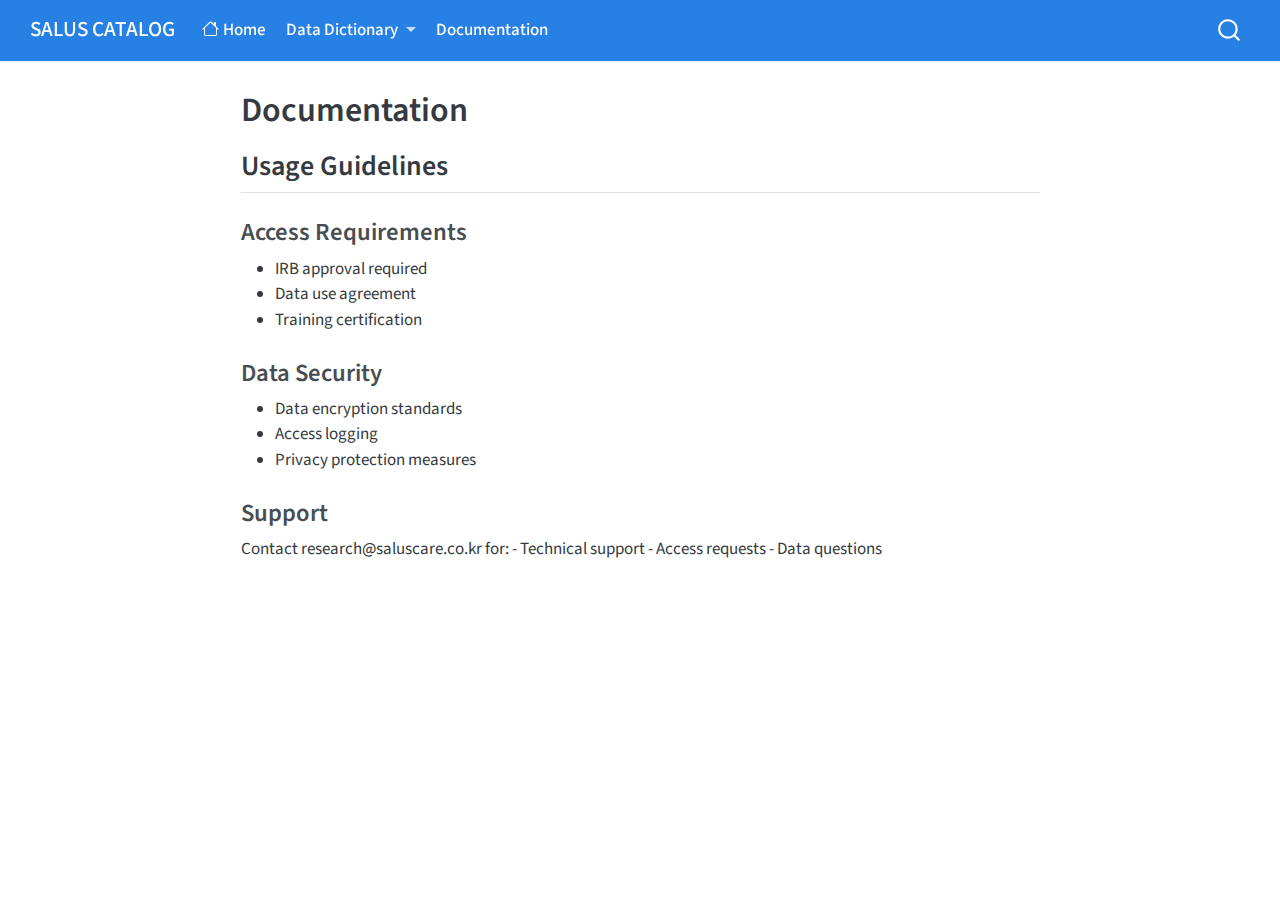
<file: docs/docs.html>
<!DOCTYPE html>
<html xmlns="http://www.w3.org/1999/xhtml" lang="en" xml:lang="en"><head>

<meta charset="utf-8">
<meta name="generator" content="quarto-1.4.555">

<meta name="viewport" content="width=device-width, initial-scale=1.0, user-scalable=yes">


<title>SALUS CATALOG - Documentation</title>
<style>
code{white-space: pre-wrap;}
span.smallcaps{font-variant: small-caps;}
div.columns{display: flex; gap: min(4vw, 1.5em);}
div.column{flex: auto; overflow-x: auto;}
div.hanging-indent{margin-left: 1.5em; text-indent: -1.5em;}
ul.task-list{list-style: none;}
ul.task-list li input[type="checkbox"] {
  width: 0.8em;
  margin: 0 0.8em 0.2em -1em; /* quarto-specific, see https://github.com/quarto-dev/quarto-cli/issues/4556 */ 
  vertical-align: middle;
}
</style>


<script src="site_libs/quarto-nav/quarto-nav.js"></script>
<script src="site_libs/quarto-nav/headroom.min.js"></script>
<script src="site_libs/clipboard/clipboard.min.js"></script>
<script src="site_libs/quarto-search/autocomplete.umd.js"></script>
<script src="site_libs/quarto-search/fuse.min.js"></script>
<script src="site_libs/quarto-search/quarto-search.js"></script>
<meta name="quarto:offset" content="./">
<script src="site_libs/quarto-html/quarto.js"></script>
<script src="site_libs/quarto-html/popper.min.js"></script>
<script src="site_libs/quarto-html/tippy.umd.min.js"></script>
<script src="site_libs/quarto-html/anchor.min.js"></script>
<link href="site_libs/quarto-html/tippy.css" rel="stylesheet">
<link href="site_libs/quarto-html/quarto-syntax-highlighting.css" rel="stylesheet" id="quarto-text-highlighting-styles">
<script src="site_libs/bootstrap/bootstrap.min.js"></script>
<link href="site_libs/bootstrap/bootstrap-icons.css" rel="stylesheet">
<link href="site_libs/bootstrap/bootstrap.min.css" rel="stylesheet" id="quarto-bootstrap" data-mode="light">
<script id="quarto-search-options" type="application/json">{
  "location": "navbar",
  "copy-button": false,
  "collapse-after": 3,
  "panel-placement": "end",
  "type": "overlay",
  "limit": 50,
  "keyboard-shortcut": [
    "f",
    "/",
    "s"
  ],
  "show-item-context": false,
  "language": {
    "search-no-results-text": "No results",
    "search-matching-documents-text": "matching documents",
    "search-copy-link-title": "Copy link to search",
    "search-hide-matches-text": "Hide additional matches",
    "search-more-match-text": "more match in this document",
    "search-more-matches-text": "more matches in this document",
    "search-clear-button-title": "Clear",
    "search-text-placeholder": "",
    "search-detached-cancel-button-title": "Cancel",
    "search-submit-button-title": "Submit",
    "search-label": "Search"
  }
}</script>
<script src="js/site.js"></script>


<link rel="stylesheet" href="styles.css">
</head>

<body class="nav-fixed fullcontent">

<div id="quarto-search-results"></div>
  <header id="quarto-header" class="headroom fixed-top">
    <nav class="navbar navbar-expand-lg " data-bs-theme="dark">
      <div class="navbar-container container-fluid">
      <div class="navbar-brand-container mx-auto">
    <a class="navbar-brand" href="./index.html">
    <span class="navbar-title">SALUS CATALOG</span>
    </a>
  </div>
            <div id="quarto-search" class="" title="Search"></div>
          <button class="navbar-toggler" type="button" data-bs-toggle="collapse" data-bs-target="#navbarCollapse" aria-controls="navbarCollapse" aria-expanded="false" aria-label="Toggle navigation" onclick="if (window.quartoToggleHeadroom) { window.quartoToggleHeadroom(); }">
  <span class="navbar-toggler-icon"></span>
</button>
          <div class="collapse navbar-collapse" id="navbarCollapse">
            <ul class="navbar-nav navbar-nav-scroll me-auto">
  <li class="nav-item">
    <a class="nav-link" href="./index.html"> <i class="bi bi-house" role="img">
</i> 
<span class="menu-text">Home</span></a>
  </li>  
  <li class="nav-item dropdown ">
    <a class="nav-link dropdown-toggle" href="#" id="nav-menu-data-dictionary" role="button" data-bs-toggle="dropdown" aria-expanded="false">
 <span class="menu-text">Data Dictionary</span>
    </a>
    <ul class="dropdown-menu" aria-labelledby="nav-menu-data-dictionary">    
        <li>
    <a class="dropdown-item" href="./tables.html">
 <span class="dropdown-text">Tables Overview</span></a>
  </li>  
        <li>
    <a class="dropdown-item" href="./variables.html">
 <span class="dropdown-text">Variables</span></a>
  </li>  
    </ul>
  </li>
  <li class="nav-item">
    <a class="nav-link active" href="./docs.html" aria-current="page"> 
<span class="menu-text">Documentation</span></a>
  </li>  
</ul>
          </div> <!-- /navcollapse -->
          <div class="quarto-navbar-tools">
</div>
      </div> <!-- /container-fluid -->
    </nav>
</header>
<!-- content -->
<div id="quarto-content" class="quarto-container page-columns page-rows-contents page-layout-article page-navbar">
<!-- sidebar -->
<!-- margin-sidebar -->
    
<!-- main -->
<main class="content" id="quarto-document-content">

<header id="title-block-header" class="quarto-title-block default">
<div class="quarto-title">
<h1 class="title">Documentation</h1>
</div>



<div class="quarto-title-meta">

    
  
    
  </div>
  


</header>


<section id="usage-guidelines" class="level2">
<h2 class="anchored" data-anchor-id="usage-guidelines">Usage Guidelines</h2>
<section id="access-requirements" class="level3">
<h3 class="anchored" data-anchor-id="access-requirements">Access Requirements</h3>
<ul>
<li>IRB approval required</li>
<li>Data use agreement</li>
<li>Training certification</li>
</ul>
</section>
<section id="data-security" class="level3">
<h3 class="anchored" data-anchor-id="data-security">Data Security</h3>
<ul>
<li>Data encryption standards</li>
<li>Access logging</li>
<li>Privacy protection measures</li>
</ul>
</section>
<section id="support" class="level3">
<h3 class="anchored" data-anchor-id="support">Support</h3>
<p>Contact research@saluscare.co.kr for: - Technical support - Access requests - Data questions</p>


</section>
</section>

</main> <!-- /main -->
<script id="quarto-html-after-body" type="application/javascript">
window.document.addEventListener("DOMContentLoaded", function (event) {
  const toggleBodyColorMode = (bsSheetEl) => {
    const mode = bsSheetEl.getAttribute("data-mode");
    const bodyEl = window.document.querySelector("body");
    if (mode === "dark") {
      bodyEl.classList.add("quarto-dark");
      bodyEl.classList.remove("quarto-light");
    } else {
      bodyEl.classList.add("quarto-light");
      bodyEl.classList.remove("quarto-dark");
    }
  }
  const toggleBodyColorPrimary = () => {
    const bsSheetEl = window.document.querySelector("link#quarto-bootstrap");
    if (bsSheetEl) {
      toggleBodyColorMode(bsSheetEl);
    }
  }
  toggleBodyColorPrimary();  
  const icon = "";
  const anchorJS = new window.AnchorJS();
  anchorJS.options = {
    placement: 'right',
    icon: icon
  };
  anchorJS.add('.anchored');
  const isCodeAnnotation = (el) => {
    for (const clz of el.classList) {
      if (clz.startsWith('code-annotation-')) {                     
        return true;
      }
    }
    return false;
  }
  const clipboard = new window.ClipboardJS('.code-copy-button', {
    text: function(trigger) {
      const codeEl = trigger.previousElementSibling.cloneNode(true);
      for (const childEl of codeEl.children) {
        if (isCodeAnnotation(childEl)) {
          childEl.remove();
        }
      }
      return codeEl.innerText;
    }
  });
  clipboard.on('success', function(e) {
    // button target
    const button = e.trigger;
    // don't keep focus
    button.blur();
    // flash "checked"
    button.classList.add('code-copy-button-checked');
    var currentTitle = button.getAttribute("title");
    button.setAttribute("title", "Copied!");
    let tooltip;
    if (window.bootstrap) {
      button.setAttribute("data-bs-toggle", "tooltip");
      button.setAttribute("data-bs-placement", "left");
      button.setAttribute("data-bs-title", "Copied!");
      tooltip = new bootstrap.Tooltip(button, 
        { trigger: "manual", 
          customClass: "code-copy-button-tooltip",
          offset: [0, -8]});
      tooltip.show();    
    }
    setTimeout(function() {
      if (tooltip) {
        tooltip.hide();
        button.removeAttribute("data-bs-title");
        button.removeAttribute("data-bs-toggle");
        button.removeAttribute("data-bs-placement");
      }
      button.setAttribute("title", currentTitle);
      button.classList.remove('code-copy-button-checked');
    }, 1000);
    // clear code selection
    e.clearSelection();
  });
    var localhostRegex = new RegExp(/^(?:http|https):\/\/localhost\:?[0-9]*\//);
    var mailtoRegex = new RegExp(/^mailto:/);
      var filterRegex = new RegExp('/' + window.location.host + '/');
    var isInternal = (href) => {
        return filterRegex.test(href) || localhostRegex.test(href) || mailtoRegex.test(href);
    }
    // Inspect non-navigation links and adorn them if external
 	var links = window.document.querySelectorAll('a[href]:not(.nav-link):not(.navbar-brand):not(.toc-action):not(.sidebar-link):not(.sidebar-item-toggle):not(.pagination-link):not(.no-external):not([aria-hidden]):not(.dropdown-item):not(.quarto-navigation-tool)');
    for (var i=0; i<links.length; i++) {
      const link = links[i];
      if (!isInternal(link.href)) {
        // undo the damage that might have been done by quarto-nav.js in the case of
        // links that we want to consider external
        if (link.dataset.originalHref !== undefined) {
          link.href = link.dataset.originalHref;
        }
      }
    }
  function tippyHover(el, contentFn, onTriggerFn, onUntriggerFn) {
    const config = {
      allowHTML: true,
      maxWidth: 500,
      delay: 100,
      arrow: false,
      appendTo: function(el) {
          return el.parentElement;
      },
      interactive: true,
      interactiveBorder: 10,
      theme: 'quarto',
      placement: 'bottom-start',
    };
    if (contentFn) {
      config.content = contentFn;
    }
    if (onTriggerFn) {
      config.onTrigger = onTriggerFn;
    }
    if (onUntriggerFn) {
      config.onUntrigger = onUntriggerFn;
    }
    window.tippy(el, config); 
  }
  const noterefs = window.document.querySelectorAll('a[role="doc-noteref"]');
  for (var i=0; i<noterefs.length; i++) {
    const ref = noterefs[i];
    tippyHover(ref, function() {
      // use id or data attribute instead here
      let href = ref.getAttribute('data-footnote-href') || ref.getAttribute('href');
      try { href = new URL(href).hash; } catch {}
      const id = href.replace(/^#\/?/, "");
      const note = window.document.getElementById(id);
      if (note) {
        return note.innerHTML;
      } else {
        return "";
      }
    });
  }
  const xrefs = window.document.querySelectorAll('a.quarto-xref');
  const processXRef = (id, note) => {
    // Strip column container classes
    const stripColumnClz = (el) => {
      el.classList.remove("page-full", "page-columns");
      if (el.children) {
        for (const child of el.children) {
          stripColumnClz(child);
        }
      }
    }
    stripColumnClz(note)
    if (id === null || id.startsWith('sec-')) {
      // Special case sections, only their first couple elements
      const container = document.createElement("div");
      if (note.children && note.children.length > 2) {
        container.appendChild(note.children[0].cloneNode(true));
        for (let i = 1; i < note.children.length; i++) {
          const child = note.children[i];
          if (child.tagName === "P" && child.innerText === "") {
            continue;
          } else {
            container.appendChild(child.cloneNode(true));
            break;
          }
        }
        if (window.Quarto?.typesetMath) {
          window.Quarto.typesetMath(container);
        }
        return container.innerHTML
      } else {
        if (window.Quarto?.typesetMath) {
          window.Quarto.typesetMath(note);
        }
        return note.innerHTML;
      }
    } else {
      // Remove any anchor links if they are present
      const anchorLink = note.querySelector('a.anchorjs-link');
      if (anchorLink) {
        anchorLink.remove();
      }
      if (window.Quarto?.typesetMath) {
        window.Quarto.typesetMath(note);
      }
      // TODO in 1.5, we should make sure this works without a callout special case
      if (note.classList.contains("callout")) {
        return note.outerHTML;
      } else {
        return note.innerHTML;
      }
    }
  }
  for (var i=0; i<xrefs.length; i++) {
    const xref = xrefs[i];
    tippyHover(xref, undefined, function(instance) {
      instance.disable();
      let url = xref.getAttribute('href');
      let hash = undefined; 
      if (url.startsWith('#')) {
        hash = url;
      } else {
        try { hash = new URL(url).hash; } catch {}
      }
      if (hash) {
        const id = hash.replace(/^#\/?/, "");
        const note = window.document.getElementById(id);
        if (note !== null) {
          try {
            const html = processXRef(id, note.cloneNode(true));
            instance.setContent(html);
          } finally {
            instance.enable();
            instance.show();
          }
        } else {
          // See if we can fetch this
          fetch(url.split('#')[0])
          .then(res => res.text())
          .then(html => {
            const parser = new DOMParser();
            const htmlDoc = parser.parseFromString(html, "text/html");
            const note = htmlDoc.getElementById(id);
            if (note !== null) {
              const html = processXRef(id, note);
              instance.setContent(html);
            } 
          }).finally(() => {
            instance.enable();
            instance.show();
          });
        }
      } else {
        // See if we can fetch a full url (with no hash to target)
        // This is a special case and we should probably do some content thinning / targeting
        fetch(url)
        .then(res => res.text())
        .then(html => {
          const parser = new DOMParser();
          const htmlDoc = parser.parseFromString(html, "text/html");
          const note = htmlDoc.querySelector('main.content');
          if (note !== null) {
            // This should only happen for chapter cross references
            // (since there is no id in the URL)
            // remove the first header
            if (note.children.length > 0 && note.children[0].tagName === "HEADER") {
              note.children[0].remove();
            }
            const html = processXRef(null, note);
            instance.setContent(html);
          } 
        }).finally(() => {
          instance.enable();
          instance.show();
        });
      }
    }, function(instance) {
    });
  }
      let selectedAnnoteEl;
      const selectorForAnnotation = ( cell, annotation) => {
        let cellAttr = 'data-code-cell="' + cell + '"';
        let lineAttr = 'data-code-annotation="' +  annotation + '"';
        const selector = 'span[' + cellAttr + '][' + lineAttr + ']';
        return selector;
      }
      const selectCodeLines = (annoteEl) => {
        const doc = window.document;
        const targetCell = annoteEl.getAttribute("data-target-cell");
        const targetAnnotation = annoteEl.getAttribute("data-target-annotation");
        const annoteSpan = window.document.querySelector(selectorForAnnotation(targetCell, targetAnnotation));
        const lines = annoteSpan.getAttribute("data-code-lines").split(",");
        const lineIds = lines.map((line) => {
          return targetCell + "-" + line;
        })
        let top = null;
        let height = null;
        let parent = null;
        if (lineIds.length > 0) {
            //compute the position of the single el (top and bottom and make a div)
            const el = window.document.getElementById(lineIds[0]);
            top = el.offsetTop;
            height = el.offsetHeight;
            parent = el.parentElement.parentElement;
          if (lineIds.length > 1) {
            const lastEl = window.document.getElementById(lineIds[lineIds.length - 1]);
            const bottom = lastEl.offsetTop + lastEl.offsetHeight;
            height = bottom - top;
          }
          if (top !== null && height !== null && parent !== null) {
            // cook up a div (if necessary) and position it 
            let div = window.document.getElementById("code-annotation-line-highlight");
            if (div === null) {
              div = window.document.createElement("div");
              div.setAttribute("id", "code-annotation-line-highlight");
              div.style.position = 'absolute';
              parent.appendChild(div);
            }
            div.style.top = top - 2 + "px";
            div.style.height = height + 4 + "px";
            div.style.left = 0;
            let gutterDiv = window.document.getElementById("code-annotation-line-highlight-gutter");
            if (gutterDiv === null) {
              gutterDiv = window.document.createElement("div");
              gutterDiv.setAttribute("id", "code-annotation-line-highlight-gutter");
              gutterDiv.style.position = 'absolute';
              const codeCell = window.document.getElementById(targetCell);
              const gutter = codeCell.querySelector('.code-annotation-gutter');
              gutter.appendChild(gutterDiv);
            }
            gutterDiv.style.top = top - 2 + "px";
            gutterDiv.style.height = height + 4 + "px";
          }
          selectedAnnoteEl = annoteEl;
        }
      };
      const unselectCodeLines = () => {
        const elementsIds = ["code-annotation-line-highlight", "code-annotation-line-highlight-gutter"];
        elementsIds.forEach((elId) => {
          const div = window.document.getElementById(elId);
          if (div) {
            div.remove();
          }
        });
        selectedAnnoteEl = undefined;
      };
        // Handle positioning of the toggle
    window.addEventListener(
      "resize",
      throttle(() => {
        elRect = undefined;
        if (selectedAnnoteEl) {
          selectCodeLines(selectedAnnoteEl);
        }
      }, 10)
    );
    function throttle(fn, ms) {
    let throttle = false;
    let timer;
      return (...args) => {
        if(!throttle) { // first call gets through
            fn.apply(this, args);
            throttle = true;
        } else { // all the others get throttled
            if(timer) clearTimeout(timer); // cancel #2
            timer = setTimeout(() => {
              fn.apply(this, args);
              timer = throttle = false;
            }, ms);
        }
      };
    }
      // Attach click handler to the DT
      const annoteDls = window.document.querySelectorAll('dt[data-target-cell]');
      for (const annoteDlNode of annoteDls) {
        annoteDlNode.addEventListener('click', (event) => {
          const clickedEl = event.target;
          if (clickedEl !== selectedAnnoteEl) {
            unselectCodeLines();
            const activeEl = window.document.querySelector('dt[data-target-cell].code-annotation-active');
            if (activeEl) {
              activeEl.classList.remove('code-annotation-active');
            }
            selectCodeLines(clickedEl);
            clickedEl.classList.add('code-annotation-active');
          } else {
            // Unselect the line
            unselectCodeLines();
            clickedEl.classList.remove('code-annotation-active');
          }
        });
      }
  const findCites = (el) => {
    const parentEl = el.parentElement;
    if (parentEl) {
      const cites = parentEl.dataset.cites;
      if (cites) {
        return {
          el,
          cites: cites.split(' ')
        };
      } else {
        return findCites(el.parentElement)
      }
    } else {
      return undefined;
    }
  };
  var bibliorefs = window.document.querySelectorAll('a[role="doc-biblioref"]');
  for (var i=0; i<bibliorefs.length; i++) {
    const ref = bibliorefs[i];
    const citeInfo = findCites(ref);
    if (citeInfo) {
      tippyHover(citeInfo.el, function() {
        var popup = window.document.createElement('div');
        citeInfo.cites.forEach(function(cite) {
          var citeDiv = window.document.createElement('div');
          citeDiv.classList.add('hanging-indent');
          citeDiv.classList.add('csl-entry');
          var biblioDiv = window.document.getElementById('ref-' + cite);
          if (biblioDiv) {
            citeDiv.innerHTML = biblioDiv.innerHTML;
          }
          popup.appendChild(citeDiv);
        });
        return popup.innerHTML;
      });
    }
  }
});
</script>
</div> <!-- /content -->




</body></html>
</file>
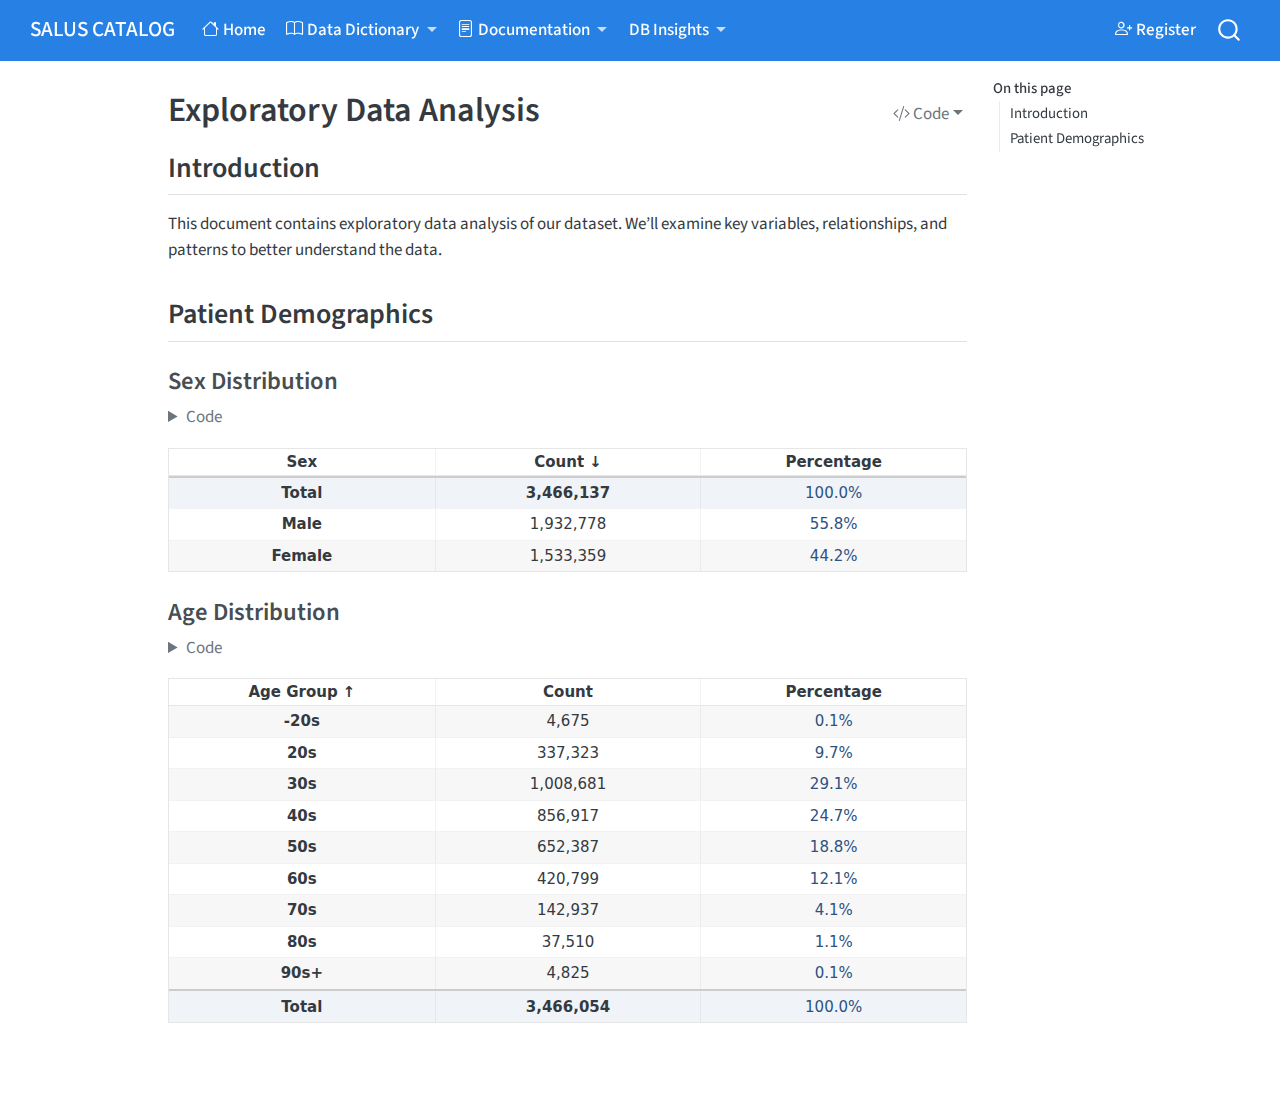
<file: docs/eda.html>
<!DOCTYPE html>
<html xmlns="http://www.w3.org/1999/xhtml" lang="en" xml:lang="en"><head>

<meta charset="utf-8">
<meta name="generator" content="quarto-1.4.555">

<meta name="viewport" content="width=device-width, initial-scale=1.0, user-scalable=yes">


<title>SALUS CATALOG - Exploratory Data Analysis</title>
<style>
code{white-space: pre-wrap;}
span.smallcaps{font-variant: small-caps;}
div.columns{display: flex; gap: min(4vw, 1.5em);}
div.column{flex: auto; overflow-x: auto;}
div.hanging-indent{margin-left: 1.5em; text-indent: -1.5em;}
ul.task-list{list-style: none;}
ul.task-list li input[type="checkbox"] {
  width: 0.8em;
  margin: 0 0.8em 0.2em -1em; /* quarto-specific, see https://github.com/quarto-dev/quarto-cli/issues/4556 */ 
  vertical-align: middle;
}
/* CSS for syntax highlighting */
pre > code.sourceCode { white-space: pre; position: relative; }
pre > code.sourceCode > span { line-height: 1.25; }
pre > code.sourceCode > span:empty { height: 1.2em; }
.sourceCode { overflow: visible; }
code.sourceCode > span { color: inherit; text-decoration: inherit; }
div.sourceCode { margin: 1em 0; }
pre.sourceCode { margin: 0; }
@media screen {
div.sourceCode { overflow: auto; }
}
@media print {
pre > code.sourceCode { white-space: pre-wrap; }
pre > code.sourceCode > span { text-indent: -5em; padding-left: 5em; }
}
pre.numberSource code
  { counter-reset: source-line 0; }
pre.numberSource code > span
  { position: relative; left: -4em; counter-increment: source-line; }
pre.numberSource code > span > a:first-child::before
  { content: counter(source-line);
    position: relative; left: -1em; text-align: right; vertical-align: baseline;
    border: none; display: inline-block;
    -webkit-touch-callout: none; -webkit-user-select: none;
    -khtml-user-select: none; -moz-user-select: none;
    -ms-user-select: none; user-select: none;
    padding: 0 4px; width: 4em;
  }
pre.numberSource { margin-left: 3em;  padding-left: 4px; }
div.sourceCode
  {   }
@media screen {
pre > code.sourceCode > span > a:first-child::before { text-decoration: underline; }
}
</style>


<script src="site_libs/quarto-nav/quarto-nav.js"></script>
<script src="site_libs/quarto-nav/headroom.min.js"></script>
<script src="site_libs/clipboard/clipboard.min.js"></script>
<script src="site_libs/quarto-search/autocomplete.umd.js"></script>
<script src="site_libs/quarto-search/fuse.min.js"></script>
<script src="site_libs/quarto-search/quarto-search.js"></script>
<meta name="quarto:offset" content="./">
<script src="site_libs/quarto-html/quarto.js"></script>
<script src="site_libs/quarto-html/popper.min.js"></script>
<script src="site_libs/quarto-html/tippy.umd.min.js"></script>
<script src="site_libs/quarto-html/anchor.min.js"></script>
<link href="site_libs/quarto-html/tippy.css" rel="stylesheet">
<link href="site_libs/quarto-html/quarto-syntax-highlighting.css" rel="stylesheet" id="quarto-text-highlighting-styles">
<script src="site_libs/bootstrap/bootstrap.min.js"></script>
<link href="site_libs/bootstrap/bootstrap-icons.css" rel="stylesheet">
<link href="site_libs/bootstrap/bootstrap.min.css" rel="stylesheet" id="quarto-bootstrap" data-mode="light">
<script id="quarto-search-options" type="application/json">{
  "location": "navbar",
  "copy-button": false,
  "collapse-after": 3,
  "panel-placement": "end",
  "type": "overlay",
  "limit": 50,
  "keyboard-shortcut": [
    "f",
    "/",
    "s"
  ],
  "show-item-context": false,
  "language": {
    "search-no-results-text": "No results",
    "search-matching-documents-text": "matching documents",
    "search-copy-link-title": "Copy link to search",
    "search-hide-matches-text": "Hide additional matches",
    "search-more-match-text": "more match in this document",
    "search-more-matches-text": "more matches in this document",
    "search-clear-button-title": "Clear",
    "search-text-placeholder": "",
    "search-detached-cancel-button-title": "Cancel",
    "search-submit-button-title": "Submit",
    "search-label": "Search"
  }
}</script>
<script src="site_libs/core-js-2.5.3/shim.min.js"></script>
<script src="site_libs/react-18.2.0/react.min.js"></script>
<script src="site_libs/react-18.2.0/react-dom.min.js"></script>
<script src="site_libs/reactwidget-2.0.0/react-tools.umd.cjs"></script>
<link href="site_libs/htmltools-fill-0.5.8.1/fill.css" rel="stylesheet">
<script src="site_libs/htmlwidgets-1.6.4/htmlwidgets.js"></script>
<link href="site_libs/reactable-0.4.4/reactable.css" rel="stylesheet">
<script src="site_libs/reactable-binding-0.4.4/reactable.js"></script>
<script src="js/site.js"></script>


<link rel="stylesheet" href="styles.css">
</head>

<body class="nav-fixed">

<div id="quarto-search-results"></div>
  <header id="quarto-header" class="headroom fixed-top">
    <nav class="navbar navbar-expand-lg " data-bs-theme="dark">
      <div class="navbar-container container-fluid">
      <div class="navbar-brand-container mx-auto">
    <a class="navbar-brand" href="./index.html">
    <span class="navbar-title">SALUS CATALOG</span>
    </a>
  </div>
            <div id="quarto-search" class="" title="Search"></div>
          <button class="navbar-toggler" type="button" data-bs-toggle="collapse" data-bs-target="#navbarCollapse" aria-controls="navbarCollapse" aria-expanded="false" aria-label="Toggle navigation" onclick="if (window.quartoToggleHeadroom) { window.quartoToggleHeadroom(); }">
  <span class="navbar-toggler-icon"></span>
</button>
          <div class="collapse navbar-collapse" id="navbarCollapse">
            <ul class="navbar-nav navbar-nav-scroll me-auto">
  <li class="nav-item">
    <a class="nav-link" href="./index.html"> <i class="bi bi-house" role="img">
</i> 
<span class="menu-text">Home</span></a>
  </li>  
  <li class="nav-item dropdown ">
    <a class="nav-link dropdown-toggle" href="#" id="nav-menu-data-dictionary" role="button" data-bs-toggle="dropdown" aria-expanded="false">
      <i class="bi bi-book" role="img">
</i> 
 <span class="menu-text">Data Dictionary</span>
    </a>
    <ul class="dropdown-menu" aria-labelledby="nav-menu-data-dictionary">    
        <li>
    <a class="dropdown-item" href="./tables.html">
 <span class="dropdown-text">Tables Overview</span></a>
  </li>  
        <li>
    <a class="dropdown-item" href="./variables.html">
 <span class="dropdown-text">Variables</span></a>
  </li>  
    </ul>
  </li>
  <li class="nav-item dropdown ">
    <a class="nav-link dropdown-toggle" href="#" id="nav-menu-documentation" role="button" data-bs-toggle="dropdown" aria-expanded="false">
      <i class="bi bi-file-text" role="img">
</i> 
 <span class="menu-text">Documentation</span>
    </a>
    <ul class="dropdown-menu" aria-labelledby="nav-menu-documentation">    
        <li>
    <a class="dropdown-item" href="./guidelines.html">
 <span class="dropdown-text">Usage Guidelines</span></a>
  </li>  
        <li>
    <a class="dropdown-item" href="./cleaning.html">
 <span class="dropdown-text">Cleaning History</span></a>
  </li>  
    </ul>
  </li>
  <li class="nav-item dropdown ">
    <a class="nav-link dropdown-toggle" href="#" id="nav-menu-db-insights" role="button" data-bs-toggle="dropdown" aria-expanded="false">
      <i class="bi bi-chart-line" role="img">
</i> 
 <span class="menu-text">DB Insights</span>
    </a>
    <ul class="dropdown-menu" aria-labelledby="nav-menu-db-insights">    
        <li>
    <a class="dropdown-item" href="./eda.html">
 <span class="dropdown-text">EDA</span></a>
  </li>  
        <li>
    <a class="dropdown-item" href="./stats.html">
 <span class="dropdown-text">Statistical Analysis</span></a>
  </li>  
        <li>
    <a class="dropdown-item" href="./viz.html">
 <span class="dropdown-text">Visualizations</span></a>
  </li>  
    </ul>
  </li>
</ul>
            <ul class="navbar-nav navbar-nav-scroll ms-auto">
  <li class="nav-item">
    <a class="nav-link" href="./register.html"> <i class="bi bi-person-plus" role="img">
</i> 
<span class="menu-text">Register</span></a>
  </li>  
</ul>
          </div> <!-- /navcollapse -->
          <div class="quarto-navbar-tools">
</div>
      </div> <!-- /container-fluid -->
    </nav>
</header>
<!-- content -->
<div id="quarto-content" class="quarto-container page-columns page-rows-contents page-layout-article page-navbar">
<!-- sidebar -->
<!-- margin-sidebar -->
    <div id="quarto-margin-sidebar" class="sidebar margin-sidebar">
        <nav id="TOC" role="doc-toc" class="toc-active">
    <h2 id="toc-title">On this page</h2>
   
  <ul>
  <li><a href="#introduction" id="toc-introduction" class="nav-link active" data-scroll-target="#introduction">Introduction</a></li>
  <li><a href="#patient-demographics" id="toc-patient-demographics" class="nav-link" data-scroll-target="#patient-demographics">Patient Demographics</a>
  <ul class="collapse">
  <li><a href="#sex-distribution" id="toc-sex-distribution" class="nav-link" data-scroll-target="#sex-distribution">Sex Distribution</a></li>
  <li><a href="#age-distribution" id="toc-age-distribution" class="nav-link" data-scroll-target="#age-distribution">Age Distribution</a></li>
  </ul></li>
  </ul>
</nav>
    </div>
<!-- main -->
<main class="content" id="quarto-document-content">

<header id="title-block-header" class="quarto-title-block default">
<div class="quarto-title">
<div class="quarto-title-block"><div><h1 class="title">Exploratory Data Analysis</h1><button type="button" class="btn code-tools-button dropdown-toggle" id="quarto-code-tools-menu" data-bs-toggle="dropdown" aria-expanded="false"><i class="bi"></i> Code</button><ul class="dropdown-menu dropdown-menu-end" aria-labelelledby="quarto-code-tools-menu"><li><a id="quarto-show-all-code" class="dropdown-item" href="javascript:void(0)" role="button">Show All Code</a></li><li><a id="quarto-hide-all-code" class="dropdown-item" href="javascript:void(0)" role="button">Hide All Code</a></li><li><hr class="dropdown-divider"></li><li><a id="quarto-view-source" class="dropdown-item" href="javascript:void(0)" role="button">View Source</a></li></ul></div></div>
</div>



<div class="quarto-title-meta">

    
  
    
  </div>
  


</header>


<section id="introduction" class="level2">
<h2 class="anchored" data-anchor-id="introduction">Introduction</h2>
<p>This document contains exploratory data analysis of our dataset. We’ll examine key variables, relationships, and patterns to better understand the data.</p>
</section>
<section id="patient-demographics" class="level2">
<h2 class="anchored" data-anchor-id="patient-demographics">Patient Demographics</h2>
<section id="sex-distribution" class="level3">
<h3 class="anchored" data-anchor-id="sex-distribution">Sex Distribution</h3>
<div class="cell">
<details class="code-fold">
<summary>Code</summary>
<div class="sourceCode cell-code" id="cb1"><pre class="sourceCode r code-with-copy"><code class="sourceCode r"><span id="cb1-1"><a href="#cb1-1" aria-hidden="true" tabindex="-1"></a>quarto_tables<span class="sc">$</span>table_participants <span class="sc">%&gt;%</span></span>
<span id="cb1-2"><a href="#cb1-2" aria-hidden="true" tabindex="-1"></a>  <span class="fu">count</span>(SEX) <span class="sc">%&gt;%</span></span>
<span id="cb1-3"><a href="#cb1-3" aria-hidden="true" tabindex="-1"></a>  <span class="fu">mutate</span>(</span>
<span id="cb1-4"><a href="#cb1-4" aria-hidden="true" tabindex="-1"></a>    <span class="at">pct =</span> n <span class="sc">/</span> <span class="fu">sum</span>(n),</span>
<span id="cb1-5"><a href="#cb1-5" aria-hidden="true" tabindex="-1"></a>    <span class="at">pct =</span> scales<span class="sc">::</span><span class="fu">percent</span>(pct, <span class="at">accuracy =</span> <span class="fl">0.1</span>),</span>
<span id="cb1-6"><a href="#cb1-6" aria-hidden="true" tabindex="-1"></a>    <span class="at">SEX =</span> <span class="fu">case_when</span>(</span>
<span id="cb1-7"><a href="#cb1-7" aria-hidden="true" tabindex="-1"></a>      SEX <span class="sc">==</span> <span class="st">"F"</span> <span class="sc">~</span> <span class="st">"Female"</span>, </span>
<span id="cb1-8"><a href="#cb1-8" aria-hidden="true" tabindex="-1"></a>      SEX <span class="sc">==</span> <span class="st">"M"</span> <span class="sc">~</span> <span class="st">"Male"</span>,</span>
<span id="cb1-9"><a href="#cb1-9" aria-hidden="true" tabindex="-1"></a>      <span class="cn">TRUE</span> <span class="sc">~</span> <span class="st">"Other/Unknown"</span></span>
<span id="cb1-10"><a href="#cb1-10" aria-hidden="true" tabindex="-1"></a>    )</span>
<span id="cb1-11"><a href="#cb1-11" aria-hidden="true" tabindex="-1"></a>  ) <span class="sc">%&gt;%</span></span>
<span id="cb1-12"><a href="#cb1-12" aria-hidden="true" tabindex="-1"></a>  <span class="fu">bind_rows</span>(</span>
<span id="cb1-13"><a href="#cb1-13" aria-hidden="true" tabindex="-1"></a>    <span class="fu">summarise</span>(., </span>
<span id="cb1-14"><a href="#cb1-14" aria-hidden="true" tabindex="-1"></a>      <span class="at">SEX =</span> <span class="st">"Total"</span>,</span>
<span id="cb1-15"><a href="#cb1-15" aria-hidden="true" tabindex="-1"></a>      <span class="at">n =</span> <span class="fu">sum</span>(n),</span>
<span id="cb1-16"><a href="#cb1-16" aria-hidden="true" tabindex="-1"></a>      <span class="at">pct =</span> <span class="st">"100.0%"</span></span>
<span id="cb1-17"><a href="#cb1-17" aria-hidden="true" tabindex="-1"></a>    )</span>
<span id="cb1-18"><a href="#cb1-18" aria-hidden="true" tabindex="-1"></a>  ) <span class="sc">%&gt;%</span></span>
<span id="cb1-19"><a href="#cb1-19" aria-hidden="true" tabindex="-1"></a>  <span class="fu">reactable</span>(</span>
<span id="cb1-20"><a href="#cb1-20" aria-hidden="true" tabindex="-1"></a>    <span class="at">columns =</span> <span class="fu">list</span>(</span>
<span id="cb1-21"><a href="#cb1-21" aria-hidden="true" tabindex="-1"></a>      <span class="at">SEX =</span> <span class="fu">colDef</span>(</span>
<span id="cb1-22"><a href="#cb1-22" aria-hidden="true" tabindex="-1"></a>        <span class="at">name =</span> <span class="st">"Sex"</span>,</span>
<span id="cb1-23"><a href="#cb1-23" aria-hidden="true" tabindex="-1"></a>        <span class="at">style =</span> <span class="fu">list</span>(<span class="at">fontWeight =</span> <span class="st">"bold"</span>)</span>
<span id="cb1-24"><a href="#cb1-24" aria-hidden="true" tabindex="-1"></a>      ),</span>
<span id="cb1-25"><a href="#cb1-25" aria-hidden="true" tabindex="-1"></a>      <span class="at">n =</span> <span class="fu">colDef</span>(</span>
<span id="cb1-26"><a href="#cb1-26" aria-hidden="true" tabindex="-1"></a>        <span class="at">name =</span> <span class="st">"Count"</span>,</span>
<span id="cb1-27"><a href="#cb1-27" aria-hidden="true" tabindex="-1"></a>        <span class="at">format =</span> <span class="fu">colFormat</span>(<span class="at">separators =</span> <span class="cn">TRUE</span>)</span>
<span id="cb1-28"><a href="#cb1-28" aria-hidden="true" tabindex="-1"></a>      ),</span>
<span id="cb1-29"><a href="#cb1-29" aria-hidden="true" tabindex="-1"></a>      <span class="at">pct =</span> <span class="fu">colDef</span>(</span>
<span id="cb1-30"><a href="#cb1-30" aria-hidden="true" tabindex="-1"></a>        <span class="at">name =</span> <span class="st">"Percentage"</span>,</span>
<span id="cb1-31"><a href="#cb1-31" aria-hidden="true" tabindex="-1"></a>        <span class="at">style =</span> <span class="fu">list</span>(<span class="at">color =</span> <span class="st">"#2c5282"</span>, <span class="at">fontWeight =</span> <span class="dv">500</span>)</span>
<span id="cb1-32"><a href="#cb1-32" aria-hidden="true" tabindex="-1"></a>      )</span>
<span id="cb1-33"><a href="#cb1-33" aria-hidden="true" tabindex="-1"></a>    ),</span>
<span id="cb1-34"><a href="#cb1-34" aria-hidden="true" tabindex="-1"></a>    <span class="at">defaultSorted =</span> <span class="st">"n"</span>,</span>
<span id="cb1-35"><a href="#cb1-35" aria-hidden="true" tabindex="-1"></a>    <span class="at">defaultSortOrder =</span> <span class="st">"desc"</span>,</span>
<span id="cb1-36"><a href="#cb1-36" aria-hidden="true" tabindex="-1"></a>    <span class="at">striped =</span> <span class="cn">TRUE</span>,</span>
<span id="cb1-37"><a href="#cb1-37" aria-hidden="true" tabindex="-1"></a>    <span class="at">highlight =</span> <span class="cn">TRUE</span>,</span>
<span id="cb1-38"><a href="#cb1-38" aria-hidden="true" tabindex="-1"></a>    <span class="at">bordered =</span> <span class="cn">TRUE</span>,</span>
<span id="cb1-39"><a href="#cb1-39" aria-hidden="true" tabindex="-1"></a>    <span class="at">compact =</span> <span class="cn">TRUE</span>,</span>
<span id="cb1-40"><a href="#cb1-40" aria-hidden="true" tabindex="-1"></a>    <span class="at">style =</span> <span class="fu">list</span>(</span>
<span id="cb1-41"><a href="#cb1-41" aria-hidden="true" tabindex="-1"></a>      <span class="at">fontFamily =</span> <span class="st">"system-ui"</span>,</span>
<span id="cb1-42"><a href="#cb1-42" aria-hidden="true" tabindex="-1"></a>      <span class="at">fontSize =</span> <span class="st">"15px"</span></span>
<span id="cb1-43"><a href="#cb1-43" aria-hidden="true" tabindex="-1"></a>    ),</span>
<span id="cb1-44"><a href="#cb1-44" aria-hidden="true" tabindex="-1"></a>    <span class="at">defaultColDef =</span> <span class="fu">colDef</span>(</span>
<span id="cb1-45"><a href="#cb1-45" aria-hidden="true" tabindex="-1"></a>      <span class="at">align =</span> <span class="st">"center"</span></span>
<span id="cb1-46"><a href="#cb1-46" aria-hidden="true" tabindex="-1"></a>    ),</span>
<span id="cb1-47"><a href="#cb1-47" aria-hidden="true" tabindex="-1"></a>    <span class="at">rowStyle =</span> <span class="cf">function</span>(index) {</span>
<span id="cb1-48"><a href="#cb1-48" aria-hidden="true" tabindex="-1"></a>      <span class="cf">if</span> (index <span class="sc">==</span> <span class="fu">nrow</span>(.) ) {  <span class="co"># Changed to use the current data frame</span></span>
<span id="cb1-49"><a href="#cb1-49" aria-hidden="true" tabindex="-1"></a>        <span class="fu">list</span>(</span>
<span id="cb1-50"><a href="#cb1-50" aria-hidden="true" tabindex="-1"></a>          <span class="at">backgroundColor =</span> <span class="st">"#f0f4f8"</span>,</span>
<span id="cb1-51"><a href="#cb1-51" aria-hidden="true" tabindex="-1"></a>          <span class="at">fontWeight =</span> <span class="st">"bold"</span>,</span>
<span id="cb1-52"><a href="#cb1-52" aria-hidden="true" tabindex="-1"></a>          <span class="at">borderTop =</span> <span class="st">"2px solid #ccc"</span></span>
<span id="cb1-53"><a href="#cb1-53" aria-hidden="true" tabindex="-1"></a>        )</span>
<span id="cb1-54"><a href="#cb1-54" aria-hidden="true" tabindex="-1"></a>      }</span>
<span id="cb1-55"><a href="#cb1-55" aria-hidden="true" tabindex="-1"></a>    }</span>
<span id="cb1-56"><a href="#cb1-56" aria-hidden="true" tabindex="-1"></a>  )</span></code><button title="Copy to Clipboard" class="code-copy-button"><i class="bi"></i></button></pre></div>
</details>
<div class="cell-output-display">
<div class="reactable html-widget html-fill-item" id="htmlwidget-242dcaf3bcbafb9898c6" style="width:auto;height:auto;"></div>
<script type="application/json" data-for="htmlwidget-242dcaf3bcbafb9898c6">{"x":{"tag":{"name":"Reactable","attribs":{"data":{"SEX":["Female","Male","Total"],"n":[1533359,1932778,3466137],"pct":["44.2%","55.8%","100.0%"]},"columns":[{"id":"SEX","name":"Sex","type":"character","align":"center","style":{"fontWeight":"bold"}},{"id":"n","name":"Count","type":"numeric","align":"center","format":{"cell":{"separators":true},"aggregated":{"separators":true}}},{"id":"pct","name":"Percentage","type":"character","align":"center","style":{"color":"#2c5282","fontWeight":500}}],"defaultSortDesc":true,"defaultSorted":[{"id":"n","desc":true}],"highlight":true,"bordered":true,"striped":true,"compact":true,"style":{"fontFamily":"system-ui","fontSize":"15px"},"rowStyle":[null,null,{"backgroundColor":"#f0f4f8","fontWeight":"bold","borderTop":"2px solid #ccc"}],"dataKey":"25afae047b4355993d126fd23d52d065"},"children":[]},"class":"reactR_markup"},"evals":[],"jsHooks":[]}</script>
</div>
</div>
</section>
<section id="age-distribution" class="level3">
<h3 class="anchored" data-anchor-id="age-distribution">Age Distribution</h3>
<div class="cell">
<details class="code-fold">
<summary>Code</summary>
<div class="sourceCode cell-code" id="cb2"><pre class="sourceCode r code-with-copy"><code class="sourceCode r"><span id="cb2-1"><a href="#cb2-1" aria-hidden="true" tabindex="-1"></a>quarto_tables<span class="sc">$</span>table_participants <span class="sc">%&gt;%</span></span>
<span id="cb2-2"><a href="#cb2-2" aria-hidden="true" tabindex="-1"></a>  <span class="fu">mutate</span>(</span>
<span id="cb2-3"><a href="#cb2-3" aria-hidden="true" tabindex="-1"></a>    <span class="at">AGE =</span> <span class="fu">round</span>(<span class="fu">as.numeric</span>(<span class="fu">Sys.Date</span>() <span class="sc">-</span> DATE_BIRTH) <span class="sc">/</span> <span class="fl">365.25</span>),</span>
<span id="cb2-4"><a href="#cb2-4" aria-hidden="true" tabindex="-1"></a>    <span class="at">AGE_GROUP =</span> <span class="fu">cut</span>(AGE, </span>
<span id="cb2-5"><a href="#cb2-5" aria-hidden="true" tabindex="-1"></a>      <span class="at">breaks =</span> <span class="fu">c</span>(<span class="sc">-</span><span class="dv">100</span>, <span class="dv">20</span>, <span class="dv">30</span>, <span class="dv">40</span>, <span class="dv">50</span>, <span class="dv">60</span>, <span class="dv">70</span>, <span class="dv">80</span>, <span class="dv">90</span>, <span class="cn">Inf</span>),</span>
<span id="cb2-6"><a href="#cb2-6" aria-hidden="true" tabindex="-1"></a>      <span class="at">labels =</span> <span class="fu">c</span>(<span class="st">"-20s"</span>, <span class="st">"20s"</span>, <span class="st">"30s"</span>, <span class="st">"40s"</span>, <span class="st">"50s"</span>, <span class="st">"60s"</span>, <span class="st">"70s"</span>, <span class="st">"80s"</span>, <span class="st">"90s+"</span>),</span>
<span id="cb2-7"><a href="#cb2-7" aria-hidden="true" tabindex="-1"></a>      <span class="at">right =</span> <span class="cn">FALSE</span>)</span>
<span id="cb2-8"><a href="#cb2-8" aria-hidden="true" tabindex="-1"></a>  ) <span class="sc">%&gt;%</span></span>
<span id="cb2-9"><a href="#cb2-9" aria-hidden="true" tabindex="-1"></a>  <span class="fu">filter</span>(<span class="sc">!</span><span class="fu">is.na</span>(AGE_GROUP)) <span class="sc">%&gt;%</span></span>
<span id="cb2-10"><a href="#cb2-10" aria-hidden="true" tabindex="-1"></a>  <span class="fu">count</span>(AGE_GROUP) <span class="sc">%&gt;%</span></span>
<span id="cb2-11"><a href="#cb2-11" aria-hidden="true" tabindex="-1"></a>  <span class="fu">mutate</span>(</span>
<span id="cb2-12"><a href="#cb2-12" aria-hidden="true" tabindex="-1"></a>    <span class="at">pct =</span> <span class="fu">sprintf</span>(<span class="st">"%.1f%%"</span>, n<span class="sc">/</span><span class="fu">sum</span>(n)<span class="sc">*</span><span class="dv">100</span>)</span>
<span id="cb2-13"><a href="#cb2-13" aria-hidden="true" tabindex="-1"></a>  ) <span class="sc">%&gt;%</span></span>
<span id="cb2-14"><a href="#cb2-14" aria-hidden="true" tabindex="-1"></a>  <span class="fu">bind_rows</span>(</span>
<span id="cb2-15"><a href="#cb2-15" aria-hidden="true" tabindex="-1"></a>    <span class="fu">summarise</span>(., </span>
<span id="cb2-16"><a href="#cb2-16" aria-hidden="true" tabindex="-1"></a>      <span class="at">AGE_GROUP =</span> <span class="st">"Total"</span>,</span>
<span id="cb2-17"><a href="#cb2-17" aria-hidden="true" tabindex="-1"></a>      <span class="at">n =</span> <span class="fu">sum</span>(n),</span>
<span id="cb2-18"><a href="#cb2-18" aria-hidden="true" tabindex="-1"></a>      <span class="at">pct =</span> <span class="st">"100.0%"</span></span>
<span id="cb2-19"><a href="#cb2-19" aria-hidden="true" tabindex="-1"></a>    )</span>
<span id="cb2-20"><a href="#cb2-20" aria-hidden="true" tabindex="-1"></a>  ) <span class="sc">%&gt;%</span></span>
<span id="cb2-21"><a href="#cb2-21" aria-hidden="true" tabindex="-1"></a>  <span class="fu">reactable</span>(</span>
<span id="cb2-22"><a href="#cb2-22" aria-hidden="true" tabindex="-1"></a>    <span class="at">columns =</span> <span class="fu">list</span>(</span>
<span id="cb2-23"><a href="#cb2-23" aria-hidden="true" tabindex="-1"></a>      <span class="at">AGE_GROUP =</span> <span class="fu">colDef</span>(</span>
<span id="cb2-24"><a href="#cb2-24" aria-hidden="true" tabindex="-1"></a>        <span class="at">name =</span> <span class="st">"Age Group"</span>,</span>
<span id="cb2-25"><a href="#cb2-25" aria-hidden="true" tabindex="-1"></a>        <span class="at">style =</span> <span class="fu">list</span>(<span class="at">fontWeight =</span> <span class="st">"bold"</span>)</span>
<span id="cb2-26"><a href="#cb2-26" aria-hidden="true" tabindex="-1"></a>      ),</span>
<span id="cb2-27"><a href="#cb2-27" aria-hidden="true" tabindex="-1"></a>      <span class="at">n =</span> <span class="fu">colDef</span>(</span>
<span id="cb2-28"><a href="#cb2-28" aria-hidden="true" tabindex="-1"></a>        <span class="at">name =</span> <span class="st">"Count"</span>,</span>
<span id="cb2-29"><a href="#cb2-29" aria-hidden="true" tabindex="-1"></a>        <span class="at">format =</span> <span class="fu">colFormat</span>(<span class="at">separators =</span> <span class="cn">TRUE</span>)</span>
<span id="cb2-30"><a href="#cb2-30" aria-hidden="true" tabindex="-1"></a>      ),</span>
<span id="cb2-31"><a href="#cb2-31" aria-hidden="true" tabindex="-1"></a>      <span class="at">pct =</span> <span class="fu">colDef</span>(</span>
<span id="cb2-32"><a href="#cb2-32" aria-hidden="true" tabindex="-1"></a>        <span class="at">name =</span> <span class="st">"Percentage"</span>,</span>
<span id="cb2-33"><a href="#cb2-33" aria-hidden="true" tabindex="-1"></a>        <span class="at">style =</span> <span class="fu">list</span>(<span class="at">color =</span> <span class="st">"#2c5282"</span>, <span class="at">fontWeight =</span> <span class="dv">500</span>)</span>
<span id="cb2-34"><a href="#cb2-34" aria-hidden="true" tabindex="-1"></a>      )</span>
<span id="cb2-35"><a href="#cb2-35" aria-hidden="true" tabindex="-1"></a>    ),</span>
<span id="cb2-36"><a href="#cb2-36" aria-hidden="true" tabindex="-1"></a>    <span class="at">defaultSorted =</span> <span class="st">"AGE_GROUP"</span>,</span>
<span id="cb2-37"><a href="#cb2-37" aria-hidden="true" tabindex="-1"></a>    <span class="at">defaultSortOrder =</span> <span class="st">"asc"</span>,</span>
<span id="cb2-38"><a href="#cb2-38" aria-hidden="true" tabindex="-1"></a>    <span class="at">striped =</span> <span class="cn">TRUE</span>,</span>
<span id="cb2-39"><a href="#cb2-39" aria-hidden="true" tabindex="-1"></a>    <span class="at">highlight =</span> <span class="cn">TRUE</span>,</span>
<span id="cb2-40"><a href="#cb2-40" aria-hidden="true" tabindex="-1"></a>    <span class="at">bordered =</span> <span class="cn">TRUE</span>,</span>
<span id="cb2-41"><a href="#cb2-41" aria-hidden="true" tabindex="-1"></a>    <span class="at">compact =</span> <span class="cn">TRUE</span>,</span>
<span id="cb2-42"><a href="#cb2-42" aria-hidden="true" tabindex="-1"></a>    <span class="at">style =</span> <span class="fu">list</span>(</span>
<span id="cb2-43"><a href="#cb2-43" aria-hidden="true" tabindex="-1"></a>      <span class="at">fontFamily =</span> <span class="st">"system-ui"</span>,</span>
<span id="cb2-44"><a href="#cb2-44" aria-hidden="true" tabindex="-1"></a>      <span class="at">fontSize =</span> <span class="st">"15px"</span></span>
<span id="cb2-45"><a href="#cb2-45" aria-hidden="true" tabindex="-1"></a>    ),</span>
<span id="cb2-46"><a href="#cb2-46" aria-hidden="true" tabindex="-1"></a>    <span class="at">defaultColDef =</span> <span class="fu">colDef</span>(</span>
<span id="cb2-47"><a href="#cb2-47" aria-hidden="true" tabindex="-1"></a>      <span class="at">align =</span> <span class="st">"center"</span></span>
<span id="cb2-48"><a href="#cb2-48" aria-hidden="true" tabindex="-1"></a>    ),</span>
<span id="cb2-49"><a href="#cb2-49" aria-hidden="true" tabindex="-1"></a>    <span class="at">rowStyle =</span> <span class="cf">function</span>(index) {</span>
<span id="cb2-50"><a href="#cb2-50" aria-hidden="true" tabindex="-1"></a>      <span class="cf">if</span> (index <span class="sc">==</span> <span class="fu">nrow</span>(.) ) {</span>
<span id="cb2-51"><a href="#cb2-51" aria-hidden="true" tabindex="-1"></a>        <span class="fu">list</span>(</span>
<span id="cb2-52"><a href="#cb2-52" aria-hidden="true" tabindex="-1"></a>          <span class="at">backgroundColor =</span> <span class="st">"#f0f4f8"</span>,</span>
<span id="cb2-53"><a href="#cb2-53" aria-hidden="true" tabindex="-1"></a>          <span class="at">fontWeight =</span> <span class="st">"bold"</span>,</span>
<span id="cb2-54"><a href="#cb2-54" aria-hidden="true" tabindex="-1"></a>          <span class="at">borderTop =</span> <span class="st">"2px solid #ccc"</span></span>
<span id="cb2-55"><a href="#cb2-55" aria-hidden="true" tabindex="-1"></a>        )</span>
<span id="cb2-56"><a href="#cb2-56" aria-hidden="true" tabindex="-1"></a>      }</span>
<span id="cb2-57"><a href="#cb2-57" aria-hidden="true" tabindex="-1"></a>    }</span>
<span id="cb2-58"><a href="#cb2-58" aria-hidden="true" tabindex="-1"></a>  )</span></code><button title="Copy to Clipboard" class="code-copy-button"><i class="bi"></i></button></pre></div>
</details>
<div class="cell-output-display">
<div class="reactable html-widget html-fill-item" id="htmlwidget-d60281949abc1b75df10" style="width:auto;height:auto;"></div>
<script type="application/json" data-for="htmlwidget-d60281949abc1b75df10">{"x":{"tag":{"name":"Reactable","attribs":{"data":{"AGE_GROUP":["-20s","20s","30s","40s","50s","60s","70s","80s","90s+","Total"],"n":[4675,337323,1008681,856917,652387,420799,142937,37510,4825,3466054],"pct":["0.1%","9.7%","29.1%","24.7%","18.8%","12.1%","4.1%","1.1%","0.1%","100.0%"]},"columns":[{"id":"AGE_GROUP","name":"Age Group","type":"character","align":"center","style":{"fontWeight":"bold"}},{"id":"n","name":"Count","type":"numeric","align":"center","format":{"cell":{"separators":true},"aggregated":{"separators":true}}},{"id":"pct","name":"Percentage","type":"character","align":"center","style":{"color":"#2c5282","fontWeight":500}}],"defaultSorted":[{"id":"AGE_GROUP","desc":false}],"highlight":true,"bordered":true,"striped":true,"compact":true,"style":{"fontFamily":"system-ui","fontSize":"15px"},"rowStyle":[null,null,null,null,null,null,null,null,null,{"backgroundColor":"#f0f4f8","fontWeight":"bold","borderTop":"2px solid #ccc"}],"dataKey":"7dd3eaf7d3c457f8a323ba1053ee3dca"},"children":[]},"class":"reactR_markup"},"evals":[],"jsHooks":[]}</script>
</div>
</div>


<!-- -->

</section>
</section>

</main> <!-- /main -->
<script id="quarto-html-after-body" type="application/javascript">
window.document.addEventListener("DOMContentLoaded", function (event) {
  const toggleBodyColorMode = (bsSheetEl) => {
    const mode = bsSheetEl.getAttribute("data-mode");
    const bodyEl = window.document.querySelector("body");
    if (mode === "dark") {
      bodyEl.classList.add("quarto-dark");
      bodyEl.classList.remove("quarto-light");
    } else {
      bodyEl.classList.add("quarto-light");
      bodyEl.classList.remove("quarto-dark");
    }
  }
  const toggleBodyColorPrimary = () => {
    const bsSheetEl = window.document.querySelector("link#quarto-bootstrap");
    if (bsSheetEl) {
      toggleBodyColorMode(bsSheetEl);
    }
  }
  toggleBodyColorPrimary();  
  const icon = "";
  const anchorJS = new window.AnchorJS();
  anchorJS.options = {
    placement: 'right',
    icon: icon
  };
  anchorJS.add('.anchored');
  const isCodeAnnotation = (el) => {
    for (const clz of el.classList) {
      if (clz.startsWith('code-annotation-')) {                     
        return true;
      }
    }
    return false;
  }
  const clipboard = new window.ClipboardJS('.code-copy-button', {
    text: function(trigger) {
      const codeEl = trigger.previousElementSibling.cloneNode(true);
      for (const childEl of codeEl.children) {
        if (isCodeAnnotation(childEl)) {
          childEl.remove();
        }
      }
      return codeEl.innerText;
    }
  });
  clipboard.on('success', function(e) {
    // button target
    const button = e.trigger;
    // don't keep focus
    button.blur();
    // flash "checked"
    button.classList.add('code-copy-button-checked');
    var currentTitle = button.getAttribute("title");
    button.setAttribute("title", "Copied!");
    let tooltip;
    if (window.bootstrap) {
      button.setAttribute("data-bs-toggle", "tooltip");
      button.setAttribute("data-bs-placement", "left");
      button.setAttribute("data-bs-title", "Copied!");
      tooltip = new bootstrap.Tooltip(button, 
        { trigger: "manual", 
          customClass: "code-copy-button-tooltip",
          offset: [0, -8]});
      tooltip.show();    
    }
    setTimeout(function() {
      if (tooltip) {
        tooltip.hide();
        button.removeAttribute("data-bs-title");
        button.removeAttribute("data-bs-toggle");
        button.removeAttribute("data-bs-placement");
      }
      button.setAttribute("title", currentTitle);
      button.classList.remove('code-copy-button-checked');
    }, 1000);
    // clear code selection
    e.clearSelection();
  });
  const viewSource = window.document.getElementById('quarto-view-source') ||
                     window.document.getElementById('quarto-code-tools-source');
  if (viewSource) {
    const sourceUrl = viewSource.getAttribute("data-quarto-source-url");
    viewSource.addEventListener("click", function(e) {
      if (sourceUrl) {
        // rstudio viewer pane
        if (/\bcapabilities=\b/.test(window.location)) {
          window.open(sourceUrl);
        } else {
          window.location.href = sourceUrl;
        }
      } else {
        const modal = new bootstrap.Modal(document.getElementById('quarto-embedded-source-code-modal'));
        modal.show();
      }
      return false;
    });
  }
  function toggleCodeHandler(show) {
    return function(e) {
      const detailsSrc = window.document.querySelectorAll(".cell > details > .sourceCode");
      for (let i=0; i<detailsSrc.length; i++) {
        const details = detailsSrc[i].parentElement;
        if (show) {
          details.open = true;
        } else {
          details.removeAttribute("open");
        }
      }
      const cellCodeDivs = window.document.querySelectorAll(".cell > .sourceCode");
      const fromCls = show ? "hidden" : "unhidden";
      const toCls = show ? "unhidden" : "hidden";
      for (let i=0; i<cellCodeDivs.length; i++) {
        const codeDiv = cellCodeDivs[i];
        if (codeDiv.classList.contains(fromCls)) {
          codeDiv.classList.remove(fromCls);
          codeDiv.classList.add(toCls);
        } 
      }
      return false;
    }
  }
  const hideAllCode = window.document.getElementById("quarto-hide-all-code");
  if (hideAllCode) {
    hideAllCode.addEventListener("click", toggleCodeHandler(false));
  }
  const showAllCode = window.document.getElementById("quarto-show-all-code");
  if (showAllCode) {
    showAllCode.addEventListener("click", toggleCodeHandler(true));
  }
    var localhostRegex = new RegExp(/^(?:http|https):\/\/localhost\:?[0-9]*\//);
    var mailtoRegex = new RegExp(/^mailto:/);
      var filterRegex = new RegExp('/' + window.location.host + '/');
    var isInternal = (href) => {
        return filterRegex.test(href) || localhostRegex.test(href) || mailtoRegex.test(href);
    }
    // Inspect non-navigation links and adorn them if external
 	var links = window.document.querySelectorAll('a[href]:not(.nav-link):not(.navbar-brand):not(.toc-action):not(.sidebar-link):not(.sidebar-item-toggle):not(.pagination-link):not(.no-external):not([aria-hidden]):not(.dropdown-item):not(.quarto-navigation-tool)');
    for (var i=0; i<links.length; i++) {
      const link = links[i];
      if (!isInternal(link.href)) {
        // undo the damage that might have been done by quarto-nav.js in the case of
        // links that we want to consider external
        if (link.dataset.originalHref !== undefined) {
          link.href = link.dataset.originalHref;
        }
      }
    }
  function tippyHover(el, contentFn, onTriggerFn, onUntriggerFn) {
    const config = {
      allowHTML: true,
      maxWidth: 500,
      delay: 100,
      arrow: false,
      appendTo: function(el) {
          return el.parentElement;
      },
      interactive: true,
      interactiveBorder: 10,
      theme: 'quarto',
      placement: 'bottom-start',
    };
    if (contentFn) {
      config.content = contentFn;
    }
    if (onTriggerFn) {
      config.onTrigger = onTriggerFn;
    }
    if (onUntriggerFn) {
      config.onUntrigger = onUntriggerFn;
    }
    window.tippy(el, config); 
  }
  const noterefs = window.document.querySelectorAll('a[role="doc-noteref"]');
  for (var i=0; i<noterefs.length; i++) {
    const ref = noterefs[i];
    tippyHover(ref, function() {
      // use id or data attribute instead here
      let href = ref.getAttribute('data-footnote-href') || ref.getAttribute('href');
      try { href = new URL(href).hash; } catch {}
      const id = href.replace(/^#\/?/, "");
      const note = window.document.getElementById(id);
      if (note) {
        return note.innerHTML;
      } else {
        return "";
      }
    });
  }
  const xrefs = window.document.querySelectorAll('a.quarto-xref');
  const processXRef = (id, note) => {
    // Strip column container classes
    const stripColumnClz = (el) => {
      el.classList.remove("page-full", "page-columns");
      if (el.children) {
        for (const child of el.children) {
          stripColumnClz(child);
        }
      }
    }
    stripColumnClz(note)
    if (id === null || id.startsWith('sec-')) {
      // Special case sections, only their first couple elements
      const container = document.createElement("div");
      if (note.children && note.children.length > 2) {
        container.appendChild(note.children[0].cloneNode(true));
        for (let i = 1; i < note.children.length; i++) {
          const child = note.children[i];
          if (child.tagName === "P" && child.innerText === "") {
            continue;
          } else {
            container.appendChild(child.cloneNode(true));
            break;
          }
        }
        if (window.Quarto?.typesetMath) {
          window.Quarto.typesetMath(container);
        }
        return container.innerHTML
      } else {
        if (window.Quarto?.typesetMath) {
          window.Quarto.typesetMath(note);
        }
        return note.innerHTML;
      }
    } else {
      // Remove any anchor links if they are present
      const anchorLink = note.querySelector('a.anchorjs-link');
      if (anchorLink) {
        anchorLink.remove();
      }
      if (window.Quarto?.typesetMath) {
        window.Quarto.typesetMath(note);
      }
      // TODO in 1.5, we should make sure this works without a callout special case
      if (note.classList.contains("callout")) {
        return note.outerHTML;
      } else {
        return note.innerHTML;
      }
    }
  }
  for (var i=0; i<xrefs.length; i++) {
    const xref = xrefs[i];
    tippyHover(xref, undefined, function(instance) {
      instance.disable();
      let url = xref.getAttribute('href');
      let hash = undefined; 
      if (url.startsWith('#')) {
        hash = url;
      } else {
        try { hash = new URL(url).hash; } catch {}
      }
      if (hash) {
        const id = hash.replace(/^#\/?/, "");
        const note = window.document.getElementById(id);
        if (note !== null) {
          try {
            const html = processXRef(id, note.cloneNode(true));
            instance.setContent(html);
          } finally {
            instance.enable();
            instance.show();
          }
        } else {
          // See if we can fetch this
          fetch(url.split('#')[0])
          .then(res => res.text())
          .then(html => {
            const parser = new DOMParser();
            const htmlDoc = parser.parseFromString(html, "text/html");
            const note = htmlDoc.getElementById(id);
            if (note !== null) {
              const html = processXRef(id, note);
              instance.setContent(html);
            } 
          }).finally(() => {
            instance.enable();
            instance.show();
          });
        }
      } else {
        // See if we can fetch a full url (with no hash to target)
        // This is a special case and we should probably do some content thinning / targeting
        fetch(url)
        .then(res => res.text())
        .then(html => {
          const parser = new DOMParser();
          const htmlDoc = parser.parseFromString(html, "text/html");
          const note = htmlDoc.querySelector('main.content');
          if (note !== null) {
            // This should only happen for chapter cross references
            // (since there is no id in the URL)
            // remove the first header
            if (note.children.length > 0 && note.children[0].tagName === "HEADER") {
              note.children[0].remove();
            }
            const html = processXRef(null, note);
            instance.setContent(html);
          } 
        }).finally(() => {
          instance.enable();
          instance.show();
        });
      }
    }, function(instance) {
    });
  }
      let selectedAnnoteEl;
      const selectorForAnnotation = ( cell, annotation) => {
        let cellAttr = 'data-code-cell="' + cell + '"';
        let lineAttr = 'data-code-annotation="' +  annotation + '"';
        const selector = 'span[' + cellAttr + '][' + lineAttr + ']';
        return selector;
      }
      const selectCodeLines = (annoteEl) => {
        const doc = window.document;
        const targetCell = annoteEl.getAttribute("data-target-cell");
        const targetAnnotation = annoteEl.getAttribute("data-target-annotation");
        const annoteSpan = window.document.querySelector(selectorForAnnotation(targetCell, targetAnnotation));
        const lines = annoteSpan.getAttribute("data-code-lines").split(",");
        const lineIds = lines.map((line) => {
          return targetCell + "-" + line;
        })
        let top = null;
        let height = null;
        let parent = null;
        if (lineIds.length > 0) {
            //compute the position of the single el (top and bottom and make a div)
            const el = window.document.getElementById(lineIds[0]);
            top = el.offsetTop;
            height = el.offsetHeight;
            parent = el.parentElement.parentElement;
          if (lineIds.length > 1) {
            const lastEl = window.document.getElementById(lineIds[lineIds.length - 1]);
            const bottom = lastEl.offsetTop + lastEl.offsetHeight;
            height = bottom - top;
          }
          if (top !== null && height !== null && parent !== null) {
            // cook up a div (if necessary) and position it 
            let div = window.document.getElementById("code-annotation-line-highlight");
            if (div === null) {
              div = window.document.createElement("div");
              div.setAttribute("id", "code-annotation-line-highlight");
              div.style.position = 'absolute';
              parent.appendChild(div);
            }
            div.style.top = top - 2 + "px";
            div.style.height = height + 4 + "px";
            div.style.left = 0;
            let gutterDiv = window.document.getElementById("code-annotation-line-highlight-gutter");
            if (gutterDiv === null) {
              gutterDiv = window.document.createElement("div");
              gutterDiv.setAttribute("id", "code-annotation-line-highlight-gutter");
              gutterDiv.style.position = 'absolute';
              const codeCell = window.document.getElementById(targetCell);
              const gutter = codeCell.querySelector('.code-annotation-gutter');
              gutter.appendChild(gutterDiv);
            }
            gutterDiv.style.top = top - 2 + "px";
            gutterDiv.style.height = height + 4 + "px";
          }
          selectedAnnoteEl = annoteEl;
        }
      };
      const unselectCodeLines = () => {
        const elementsIds = ["code-annotation-line-highlight", "code-annotation-line-highlight-gutter"];
        elementsIds.forEach((elId) => {
          const div = window.document.getElementById(elId);
          if (div) {
            div.remove();
          }
        });
        selectedAnnoteEl = undefined;
      };
        // Handle positioning of the toggle
    window.addEventListener(
      "resize",
      throttle(() => {
        elRect = undefined;
        if (selectedAnnoteEl) {
          selectCodeLines(selectedAnnoteEl);
        }
      }, 10)
    );
    function throttle(fn, ms) {
    let throttle = false;
    let timer;
      return (...args) => {
        if(!throttle) { // first call gets through
            fn.apply(this, args);
            throttle = true;
        } else { // all the others get throttled
            if(timer) clearTimeout(timer); // cancel #2
            timer = setTimeout(() => {
              fn.apply(this, args);
              timer = throttle = false;
            }, ms);
        }
      };
    }
      // Attach click handler to the DT
      const annoteDls = window.document.querySelectorAll('dt[data-target-cell]');
      for (const annoteDlNode of annoteDls) {
        annoteDlNode.addEventListener('click', (event) => {
          const clickedEl = event.target;
          if (clickedEl !== selectedAnnoteEl) {
            unselectCodeLines();
            const activeEl = window.document.querySelector('dt[data-target-cell].code-annotation-active');
            if (activeEl) {
              activeEl.classList.remove('code-annotation-active');
            }
            selectCodeLines(clickedEl);
            clickedEl.classList.add('code-annotation-active');
          } else {
            // Unselect the line
            unselectCodeLines();
            clickedEl.classList.remove('code-annotation-active');
          }
        });
      }
  const findCites = (el) => {
    const parentEl = el.parentElement;
    if (parentEl) {
      const cites = parentEl.dataset.cites;
      if (cites) {
        return {
          el,
          cites: cites.split(' ')
        };
      } else {
        return findCites(el.parentElement)
      }
    } else {
      return undefined;
    }
  };
  var bibliorefs = window.document.querySelectorAll('a[role="doc-biblioref"]');
  for (var i=0; i<bibliorefs.length; i++) {
    const ref = bibliorefs[i];
    const citeInfo = findCites(ref);
    if (citeInfo) {
      tippyHover(citeInfo.el, function() {
        var popup = window.document.createElement('div');
        citeInfo.cites.forEach(function(cite) {
          var citeDiv = window.document.createElement('div');
          citeDiv.classList.add('hanging-indent');
          citeDiv.classList.add('csl-entry');
          var biblioDiv = window.document.getElementById('ref-' + cite);
          if (biblioDiv) {
            citeDiv.innerHTML = biblioDiv.innerHTML;
          }
          popup.appendChild(citeDiv);
        });
        return popup.innerHTML;
      });
    }
  }
});
</script><div class="modal fade" id="quarto-embedded-source-code-modal" tabindex="-1" aria-labelledby="quarto-embedded-source-code-modal-label" aria-hidden="true"><div class="modal-dialog modal-dialog-scrollable"><div class="modal-content"><div class="modal-header"><h5 class="modal-title" id="quarto-embedded-source-code-modal-label">Source Code</h5><button class="btn-close" data-bs-dismiss="modal"></button></div><div class="modal-body"><div class="">
<div class="sourceCode" id="cb3" data-shortcodes="false"><pre class="sourceCode markdown code-with-copy"><code class="sourceCode markdown"><span id="cb3-1"><a href="#cb3-1" aria-hidden="true" tabindex="-1"></a><span class="co">---</span></span>
<span id="cb3-2"><a href="#cb3-2" aria-hidden="true" tabindex="-1"></a><span class="an">title:</span><span class="co"> "Exploratory Data Analysis"</span></span>
<span id="cb3-3"><a href="#cb3-3" aria-hidden="true" tabindex="-1"></a><span class="an">format:</span></span>
<span id="cb3-4"><a href="#cb3-4" aria-hidden="true" tabindex="-1"></a><span class="co">  html:</span></span>
<span id="cb3-5"><a href="#cb3-5" aria-hidden="true" tabindex="-1"></a><span class="co">    code-fold: true</span></span>
<span id="cb3-6"><a href="#cb3-6" aria-hidden="true" tabindex="-1"></a><span class="co">    code-tools: true</span></span>
<span id="cb3-7"><a href="#cb3-7" aria-hidden="true" tabindex="-1"></a><span class="co">    toc: true</span></span>
<span id="cb3-8"><a href="#cb3-8" aria-hidden="true" tabindex="-1"></a><span class="an">execute:</span></span>
<span id="cb3-9"><a href="#cb3-9" aria-hidden="true" tabindex="-1"></a><span class="co">  warning: false</span></span>
<span id="cb3-10"><a href="#cb3-10" aria-hidden="true" tabindex="-1"></a><span class="co">  message: false</span></span>
<span id="cb3-11"><a href="#cb3-11" aria-hidden="true" tabindex="-1"></a><span class="co">---</span></span>
<span id="cb3-12"><a href="#cb3-12" aria-hidden="true" tabindex="-1"></a></span>
<span id="cb3-15"><a href="#cb3-15" aria-hidden="true" tabindex="-1"></a><span class="in">```{r}</span></span>
<span id="cb3-16"><a href="#cb3-16" aria-hidden="true" tabindex="-1"></a><span class="co">#| label: setup</span></span>
<span id="cb3-17"><a href="#cb3-17" aria-hidden="true" tabindex="-1"></a><span class="co">#| include: false</span></span>
<span id="cb3-18"><a href="#cb3-18" aria-hidden="true" tabindex="-1"></a><span class="fu">library</span>(dplyr)</span>
<span id="cb3-19"><a href="#cb3-19" aria-hidden="true" tabindex="-1"></a><span class="fu">library</span>(reactable)</span>
<span id="cb3-20"><a href="#cb3-20" aria-hidden="true" tabindex="-1"></a><span class="fu">library</span>(scales)</span>
<span id="cb3-21"><a href="#cb3-21" aria-hidden="true" tabindex="-1"></a>rootdir <span class="ot">&lt;-</span> <span class="st">"/home/rstudio/SALUS/_Inbox/01_Preprocessing/A01_데이터정리/"</span></span>
<span id="cb3-22"><a href="#cb3-22" aria-hidden="true" tabindex="-1"></a>quarto_tables <span class="ot">&lt;-</span> <span class="fu">readRDS</span>(<span class="fu">sprintf</span>(<span class="st">"%sdata/processed/_objects/_rds/quarto_tables.rds"</span>, rootdir))</span>
<span id="cb3-23"><a href="#cb3-23" aria-hidden="true" tabindex="-1"></a><span class="in">```</span></span>
<span id="cb3-24"><a href="#cb3-24" aria-hidden="true" tabindex="-1"></a></span>
<span id="cb3-25"><a href="#cb3-25" aria-hidden="true" tabindex="-1"></a><span class="fu">## Introduction</span></span>
<span id="cb3-26"><a href="#cb3-26" aria-hidden="true" tabindex="-1"></a></span>
<span id="cb3-27"><a href="#cb3-27" aria-hidden="true" tabindex="-1"></a>This document contains exploratory data analysis of our dataset. We'll examine key variables, relationships, and patterns to better understand the data.</span>
<span id="cb3-28"><a href="#cb3-28" aria-hidden="true" tabindex="-1"></a></span>
<span id="cb3-29"><a href="#cb3-29" aria-hidden="true" tabindex="-1"></a><span class="fu">## Patient Demographics</span></span>
<span id="cb3-30"><a href="#cb3-30" aria-hidden="true" tabindex="-1"></a></span>
<span id="cb3-31"><a href="#cb3-31" aria-hidden="true" tabindex="-1"></a><span class="fu">### Sex Distribution</span></span>
<span id="cb3-32"><a href="#cb3-32" aria-hidden="true" tabindex="-1"></a></span>
<span id="cb3-35"><a href="#cb3-35" aria-hidden="true" tabindex="-1"></a><span class="in">```{r}</span></span>
<span id="cb3-36"><a href="#cb3-36" aria-hidden="true" tabindex="-1"></a>quarto_tables<span class="sc">$</span>table_participants <span class="sc">%&gt;%</span></span>
<span id="cb3-37"><a href="#cb3-37" aria-hidden="true" tabindex="-1"></a>  <span class="fu">count</span>(SEX) <span class="sc">%&gt;%</span></span>
<span id="cb3-38"><a href="#cb3-38" aria-hidden="true" tabindex="-1"></a>  <span class="fu">mutate</span>(</span>
<span id="cb3-39"><a href="#cb3-39" aria-hidden="true" tabindex="-1"></a>    <span class="at">pct =</span> n <span class="sc">/</span> <span class="fu">sum</span>(n),</span>
<span id="cb3-40"><a href="#cb3-40" aria-hidden="true" tabindex="-1"></a>    <span class="at">pct =</span> scales<span class="sc">::</span><span class="fu">percent</span>(pct, <span class="at">accuracy =</span> <span class="fl">0.1</span>),</span>
<span id="cb3-41"><a href="#cb3-41" aria-hidden="true" tabindex="-1"></a>    <span class="at">SEX =</span> <span class="fu">case_when</span>(</span>
<span id="cb3-42"><a href="#cb3-42" aria-hidden="true" tabindex="-1"></a>      SEX <span class="sc">==</span> <span class="st">"F"</span> <span class="sc">~</span> <span class="st">"Female"</span>, </span>
<span id="cb3-43"><a href="#cb3-43" aria-hidden="true" tabindex="-1"></a>      SEX <span class="sc">==</span> <span class="st">"M"</span> <span class="sc">~</span> <span class="st">"Male"</span>,</span>
<span id="cb3-44"><a href="#cb3-44" aria-hidden="true" tabindex="-1"></a>      <span class="cn">TRUE</span> <span class="sc">~</span> <span class="st">"Other/Unknown"</span></span>
<span id="cb3-45"><a href="#cb3-45" aria-hidden="true" tabindex="-1"></a>    )</span>
<span id="cb3-46"><a href="#cb3-46" aria-hidden="true" tabindex="-1"></a>  ) <span class="sc">%&gt;%</span></span>
<span id="cb3-47"><a href="#cb3-47" aria-hidden="true" tabindex="-1"></a>  <span class="fu">bind_rows</span>(</span>
<span id="cb3-48"><a href="#cb3-48" aria-hidden="true" tabindex="-1"></a>    <span class="fu">summarise</span>(., </span>
<span id="cb3-49"><a href="#cb3-49" aria-hidden="true" tabindex="-1"></a>      <span class="at">SEX =</span> <span class="st">"Total"</span>,</span>
<span id="cb3-50"><a href="#cb3-50" aria-hidden="true" tabindex="-1"></a>      <span class="at">n =</span> <span class="fu">sum</span>(n),</span>
<span id="cb3-51"><a href="#cb3-51" aria-hidden="true" tabindex="-1"></a>      <span class="at">pct =</span> <span class="st">"100.0%"</span></span>
<span id="cb3-52"><a href="#cb3-52" aria-hidden="true" tabindex="-1"></a>    )</span>
<span id="cb3-53"><a href="#cb3-53" aria-hidden="true" tabindex="-1"></a>  ) <span class="sc">%&gt;%</span></span>
<span id="cb3-54"><a href="#cb3-54" aria-hidden="true" tabindex="-1"></a>  <span class="fu">reactable</span>(</span>
<span id="cb3-55"><a href="#cb3-55" aria-hidden="true" tabindex="-1"></a>    <span class="at">columns =</span> <span class="fu">list</span>(</span>
<span id="cb3-56"><a href="#cb3-56" aria-hidden="true" tabindex="-1"></a>      <span class="at">SEX =</span> <span class="fu">colDef</span>(</span>
<span id="cb3-57"><a href="#cb3-57" aria-hidden="true" tabindex="-1"></a>        <span class="at">name =</span> <span class="st">"Sex"</span>,</span>
<span id="cb3-58"><a href="#cb3-58" aria-hidden="true" tabindex="-1"></a>        <span class="at">style =</span> <span class="fu">list</span>(<span class="at">fontWeight =</span> <span class="st">"bold"</span>)</span>
<span id="cb3-59"><a href="#cb3-59" aria-hidden="true" tabindex="-1"></a>      ),</span>
<span id="cb3-60"><a href="#cb3-60" aria-hidden="true" tabindex="-1"></a>      <span class="at">n =</span> <span class="fu">colDef</span>(</span>
<span id="cb3-61"><a href="#cb3-61" aria-hidden="true" tabindex="-1"></a>        <span class="at">name =</span> <span class="st">"Count"</span>,</span>
<span id="cb3-62"><a href="#cb3-62" aria-hidden="true" tabindex="-1"></a>        <span class="at">format =</span> <span class="fu">colFormat</span>(<span class="at">separators =</span> <span class="cn">TRUE</span>)</span>
<span id="cb3-63"><a href="#cb3-63" aria-hidden="true" tabindex="-1"></a>      ),</span>
<span id="cb3-64"><a href="#cb3-64" aria-hidden="true" tabindex="-1"></a>      <span class="at">pct =</span> <span class="fu">colDef</span>(</span>
<span id="cb3-65"><a href="#cb3-65" aria-hidden="true" tabindex="-1"></a>        <span class="at">name =</span> <span class="st">"Percentage"</span>,</span>
<span id="cb3-66"><a href="#cb3-66" aria-hidden="true" tabindex="-1"></a>        <span class="at">style =</span> <span class="fu">list</span>(<span class="at">color =</span> <span class="st">"#2c5282"</span>, <span class="at">fontWeight =</span> <span class="dv">500</span>)</span>
<span id="cb3-67"><a href="#cb3-67" aria-hidden="true" tabindex="-1"></a>      )</span>
<span id="cb3-68"><a href="#cb3-68" aria-hidden="true" tabindex="-1"></a>    ),</span>
<span id="cb3-69"><a href="#cb3-69" aria-hidden="true" tabindex="-1"></a>    <span class="at">defaultSorted =</span> <span class="st">"n"</span>,</span>
<span id="cb3-70"><a href="#cb3-70" aria-hidden="true" tabindex="-1"></a>    <span class="at">defaultSortOrder =</span> <span class="st">"desc"</span>,</span>
<span id="cb3-71"><a href="#cb3-71" aria-hidden="true" tabindex="-1"></a>    <span class="at">striped =</span> <span class="cn">TRUE</span>,</span>
<span id="cb3-72"><a href="#cb3-72" aria-hidden="true" tabindex="-1"></a>    <span class="at">highlight =</span> <span class="cn">TRUE</span>,</span>
<span id="cb3-73"><a href="#cb3-73" aria-hidden="true" tabindex="-1"></a>    <span class="at">bordered =</span> <span class="cn">TRUE</span>,</span>
<span id="cb3-74"><a href="#cb3-74" aria-hidden="true" tabindex="-1"></a>    <span class="at">compact =</span> <span class="cn">TRUE</span>,</span>
<span id="cb3-75"><a href="#cb3-75" aria-hidden="true" tabindex="-1"></a>    <span class="at">style =</span> <span class="fu">list</span>(</span>
<span id="cb3-76"><a href="#cb3-76" aria-hidden="true" tabindex="-1"></a>      <span class="at">fontFamily =</span> <span class="st">"system-ui"</span>,</span>
<span id="cb3-77"><a href="#cb3-77" aria-hidden="true" tabindex="-1"></a>      <span class="at">fontSize =</span> <span class="st">"15px"</span></span>
<span id="cb3-78"><a href="#cb3-78" aria-hidden="true" tabindex="-1"></a>    ),</span>
<span id="cb3-79"><a href="#cb3-79" aria-hidden="true" tabindex="-1"></a>    <span class="at">defaultColDef =</span> <span class="fu">colDef</span>(</span>
<span id="cb3-80"><a href="#cb3-80" aria-hidden="true" tabindex="-1"></a>      <span class="at">align =</span> <span class="st">"center"</span></span>
<span id="cb3-81"><a href="#cb3-81" aria-hidden="true" tabindex="-1"></a>    ),</span>
<span id="cb3-82"><a href="#cb3-82" aria-hidden="true" tabindex="-1"></a>    <span class="at">rowStyle =</span> <span class="cf">function</span>(index) {</span>
<span id="cb3-83"><a href="#cb3-83" aria-hidden="true" tabindex="-1"></a>      <span class="cf">if</span> (index <span class="sc">==</span> <span class="fu">nrow</span>(.) ) {  <span class="co"># Changed to use the current data frame</span></span>
<span id="cb3-84"><a href="#cb3-84" aria-hidden="true" tabindex="-1"></a>        <span class="fu">list</span>(</span>
<span id="cb3-85"><a href="#cb3-85" aria-hidden="true" tabindex="-1"></a>          <span class="at">backgroundColor =</span> <span class="st">"#f0f4f8"</span>,</span>
<span id="cb3-86"><a href="#cb3-86" aria-hidden="true" tabindex="-1"></a>          <span class="at">fontWeight =</span> <span class="st">"bold"</span>,</span>
<span id="cb3-87"><a href="#cb3-87" aria-hidden="true" tabindex="-1"></a>          <span class="at">borderTop =</span> <span class="st">"2px solid #ccc"</span></span>
<span id="cb3-88"><a href="#cb3-88" aria-hidden="true" tabindex="-1"></a>        )</span>
<span id="cb3-89"><a href="#cb3-89" aria-hidden="true" tabindex="-1"></a>      }</span>
<span id="cb3-90"><a href="#cb3-90" aria-hidden="true" tabindex="-1"></a>    }</span>
<span id="cb3-91"><a href="#cb3-91" aria-hidden="true" tabindex="-1"></a>  )</span>
<span id="cb3-92"><a href="#cb3-92" aria-hidden="true" tabindex="-1"></a><span class="in">```</span></span>
<span id="cb3-93"><a href="#cb3-93" aria-hidden="true" tabindex="-1"></a></span>
<span id="cb3-94"><a href="#cb3-94" aria-hidden="true" tabindex="-1"></a><span class="fu">### Age Distribution</span></span>
<span id="cb3-95"><a href="#cb3-95" aria-hidden="true" tabindex="-1"></a></span>
<span id="cb3-98"><a href="#cb3-98" aria-hidden="true" tabindex="-1"></a><span class="in">```{r}</span></span>
<span id="cb3-99"><a href="#cb3-99" aria-hidden="true" tabindex="-1"></a>quarto_tables<span class="sc">$</span>table_participants <span class="sc">%&gt;%</span></span>
<span id="cb3-100"><a href="#cb3-100" aria-hidden="true" tabindex="-1"></a>  <span class="fu">mutate</span>(</span>
<span id="cb3-101"><a href="#cb3-101" aria-hidden="true" tabindex="-1"></a>    <span class="at">AGE =</span> <span class="fu">round</span>(<span class="fu">as.numeric</span>(<span class="fu">Sys.Date</span>() <span class="sc">-</span> DATE_BIRTH) <span class="sc">/</span> <span class="fl">365.25</span>),</span>
<span id="cb3-102"><a href="#cb3-102" aria-hidden="true" tabindex="-1"></a>    <span class="at">AGE_GROUP =</span> <span class="fu">cut</span>(AGE, </span>
<span id="cb3-103"><a href="#cb3-103" aria-hidden="true" tabindex="-1"></a>      <span class="at">breaks =</span> <span class="fu">c</span>(<span class="sc">-</span><span class="dv">100</span>, <span class="dv">20</span>, <span class="dv">30</span>, <span class="dv">40</span>, <span class="dv">50</span>, <span class="dv">60</span>, <span class="dv">70</span>, <span class="dv">80</span>, <span class="dv">90</span>, <span class="cn">Inf</span>),</span>
<span id="cb3-104"><a href="#cb3-104" aria-hidden="true" tabindex="-1"></a>      <span class="at">labels =</span> <span class="fu">c</span>(<span class="st">"-20s"</span>, <span class="st">"20s"</span>, <span class="st">"30s"</span>, <span class="st">"40s"</span>, <span class="st">"50s"</span>, <span class="st">"60s"</span>, <span class="st">"70s"</span>, <span class="st">"80s"</span>, <span class="st">"90s+"</span>),</span>
<span id="cb3-105"><a href="#cb3-105" aria-hidden="true" tabindex="-1"></a>      <span class="at">right =</span> <span class="cn">FALSE</span>)</span>
<span id="cb3-106"><a href="#cb3-106" aria-hidden="true" tabindex="-1"></a>  ) <span class="sc">%&gt;%</span></span>
<span id="cb3-107"><a href="#cb3-107" aria-hidden="true" tabindex="-1"></a>  <span class="fu">filter</span>(<span class="sc">!</span><span class="fu">is.na</span>(AGE_GROUP)) <span class="sc">%&gt;%</span></span>
<span id="cb3-108"><a href="#cb3-108" aria-hidden="true" tabindex="-1"></a>  <span class="fu">count</span>(AGE_GROUP) <span class="sc">%&gt;%</span></span>
<span id="cb3-109"><a href="#cb3-109" aria-hidden="true" tabindex="-1"></a>  <span class="fu">mutate</span>(</span>
<span id="cb3-110"><a href="#cb3-110" aria-hidden="true" tabindex="-1"></a>    <span class="at">pct =</span> <span class="fu">sprintf</span>(<span class="st">"%.1f%%"</span>, n<span class="sc">/</span><span class="fu">sum</span>(n)<span class="sc">*</span><span class="dv">100</span>)</span>
<span id="cb3-111"><a href="#cb3-111" aria-hidden="true" tabindex="-1"></a>  ) <span class="sc">%&gt;%</span></span>
<span id="cb3-112"><a href="#cb3-112" aria-hidden="true" tabindex="-1"></a>  <span class="fu">bind_rows</span>(</span>
<span id="cb3-113"><a href="#cb3-113" aria-hidden="true" tabindex="-1"></a>    <span class="fu">summarise</span>(., </span>
<span id="cb3-114"><a href="#cb3-114" aria-hidden="true" tabindex="-1"></a>      <span class="at">AGE_GROUP =</span> <span class="st">"Total"</span>,</span>
<span id="cb3-115"><a href="#cb3-115" aria-hidden="true" tabindex="-1"></a>      <span class="at">n =</span> <span class="fu">sum</span>(n),</span>
<span id="cb3-116"><a href="#cb3-116" aria-hidden="true" tabindex="-1"></a>      <span class="at">pct =</span> <span class="st">"100.0%"</span></span>
<span id="cb3-117"><a href="#cb3-117" aria-hidden="true" tabindex="-1"></a>    )</span>
<span id="cb3-118"><a href="#cb3-118" aria-hidden="true" tabindex="-1"></a>  ) <span class="sc">%&gt;%</span></span>
<span id="cb3-119"><a href="#cb3-119" aria-hidden="true" tabindex="-1"></a>  <span class="fu">reactable</span>(</span>
<span id="cb3-120"><a href="#cb3-120" aria-hidden="true" tabindex="-1"></a>    <span class="at">columns =</span> <span class="fu">list</span>(</span>
<span id="cb3-121"><a href="#cb3-121" aria-hidden="true" tabindex="-1"></a>      <span class="at">AGE_GROUP =</span> <span class="fu">colDef</span>(</span>
<span id="cb3-122"><a href="#cb3-122" aria-hidden="true" tabindex="-1"></a>        <span class="at">name =</span> <span class="st">"Age Group"</span>,</span>
<span id="cb3-123"><a href="#cb3-123" aria-hidden="true" tabindex="-1"></a>        <span class="at">style =</span> <span class="fu">list</span>(<span class="at">fontWeight =</span> <span class="st">"bold"</span>)</span>
<span id="cb3-124"><a href="#cb3-124" aria-hidden="true" tabindex="-1"></a>      ),</span>
<span id="cb3-125"><a href="#cb3-125" aria-hidden="true" tabindex="-1"></a>      <span class="at">n =</span> <span class="fu">colDef</span>(</span>
<span id="cb3-126"><a href="#cb3-126" aria-hidden="true" tabindex="-1"></a>        <span class="at">name =</span> <span class="st">"Count"</span>,</span>
<span id="cb3-127"><a href="#cb3-127" aria-hidden="true" tabindex="-1"></a>        <span class="at">format =</span> <span class="fu">colFormat</span>(<span class="at">separators =</span> <span class="cn">TRUE</span>)</span>
<span id="cb3-128"><a href="#cb3-128" aria-hidden="true" tabindex="-1"></a>      ),</span>
<span id="cb3-129"><a href="#cb3-129" aria-hidden="true" tabindex="-1"></a>      <span class="at">pct =</span> <span class="fu">colDef</span>(</span>
<span id="cb3-130"><a href="#cb3-130" aria-hidden="true" tabindex="-1"></a>        <span class="at">name =</span> <span class="st">"Percentage"</span>,</span>
<span id="cb3-131"><a href="#cb3-131" aria-hidden="true" tabindex="-1"></a>        <span class="at">style =</span> <span class="fu">list</span>(<span class="at">color =</span> <span class="st">"#2c5282"</span>, <span class="at">fontWeight =</span> <span class="dv">500</span>)</span>
<span id="cb3-132"><a href="#cb3-132" aria-hidden="true" tabindex="-1"></a>      )</span>
<span id="cb3-133"><a href="#cb3-133" aria-hidden="true" tabindex="-1"></a>    ),</span>
<span id="cb3-134"><a href="#cb3-134" aria-hidden="true" tabindex="-1"></a>    <span class="at">defaultSorted =</span> <span class="st">"AGE_GROUP"</span>,</span>
<span id="cb3-135"><a href="#cb3-135" aria-hidden="true" tabindex="-1"></a>    <span class="at">defaultSortOrder =</span> <span class="st">"asc"</span>,</span>
<span id="cb3-136"><a href="#cb3-136" aria-hidden="true" tabindex="-1"></a>    <span class="at">striped =</span> <span class="cn">TRUE</span>,</span>
<span id="cb3-137"><a href="#cb3-137" aria-hidden="true" tabindex="-1"></a>    <span class="at">highlight =</span> <span class="cn">TRUE</span>,</span>
<span id="cb3-138"><a href="#cb3-138" aria-hidden="true" tabindex="-1"></a>    <span class="at">bordered =</span> <span class="cn">TRUE</span>,</span>
<span id="cb3-139"><a href="#cb3-139" aria-hidden="true" tabindex="-1"></a>    <span class="at">compact =</span> <span class="cn">TRUE</span>,</span>
<span id="cb3-140"><a href="#cb3-140" aria-hidden="true" tabindex="-1"></a>    <span class="at">style =</span> <span class="fu">list</span>(</span>
<span id="cb3-141"><a href="#cb3-141" aria-hidden="true" tabindex="-1"></a>      <span class="at">fontFamily =</span> <span class="st">"system-ui"</span>,</span>
<span id="cb3-142"><a href="#cb3-142" aria-hidden="true" tabindex="-1"></a>      <span class="at">fontSize =</span> <span class="st">"15px"</span></span>
<span id="cb3-143"><a href="#cb3-143" aria-hidden="true" tabindex="-1"></a>    ),</span>
<span id="cb3-144"><a href="#cb3-144" aria-hidden="true" tabindex="-1"></a>    <span class="at">defaultColDef =</span> <span class="fu">colDef</span>(</span>
<span id="cb3-145"><a href="#cb3-145" aria-hidden="true" tabindex="-1"></a>      <span class="at">align =</span> <span class="st">"center"</span></span>
<span id="cb3-146"><a href="#cb3-146" aria-hidden="true" tabindex="-1"></a>    ),</span>
<span id="cb3-147"><a href="#cb3-147" aria-hidden="true" tabindex="-1"></a>    <span class="at">rowStyle =</span> <span class="cf">function</span>(index) {</span>
<span id="cb3-148"><a href="#cb3-148" aria-hidden="true" tabindex="-1"></a>      <span class="cf">if</span> (index <span class="sc">==</span> <span class="fu">nrow</span>(.) ) {</span>
<span id="cb3-149"><a href="#cb3-149" aria-hidden="true" tabindex="-1"></a>        <span class="fu">list</span>(</span>
<span id="cb3-150"><a href="#cb3-150" aria-hidden="true" tabindex="-1"></a>          <span class="at">backgroundColor =</span> <span class="st">"#f0f4f8"</span>,</span>
<span id="cb3-151"><a href="#cb3-151" aria-hidden="true" tabindex="-1"></a>          <span class="at">fontWeight =</span> <span class="st">"bold"</span>,</span>
<span id="cb3-152"><a href="#cb3-152" aria-hidden="true" tabindex="-1"></a>          <span class="at">borderTop =</span> <span class="st">"2px solid #ccc"</span></span>
<span id="cb3-153"><a href="#cb3-153" aria-hidden="true" tabindex="-1"></a>        )</span>
<span id="cb3-154"><a href="#cb3-154" aria-hidden="true" tabindex="-1"></a>      }</span>
<span id="cb3-155"><a href="#cb3-155" aria-hidden="true" tabindex="-1"></a>    }</span>
<span id="cb3-156"><a href="#cb3-156" aria-hidden="true" tabindex="-1"></a>  )</span>
<span id="cb3-157"><a href="#cb3-157" aria-hidden="true" tabindex="-1"></a><span class="in">```</span></span>
<span id="cb3-158"><a href="#cb3-158" aria-hidden="true" tabindex="-1"></a></span>
<span id="cb3-159"><a href="#cb3-159" aria-hidden="true" tabindex="-1"></a></span>
<span id="cb3-160"><a href="#cb3-160" aria-hidden="true" tabindex="-1"></a></span>
</code><button title="Copy to Clipboard" class="code-copy-button"><i class="bi"></i></button></pre></div>
</div></div></div></div></div>
</div> <!-- /content -->




</body></html>
</file>
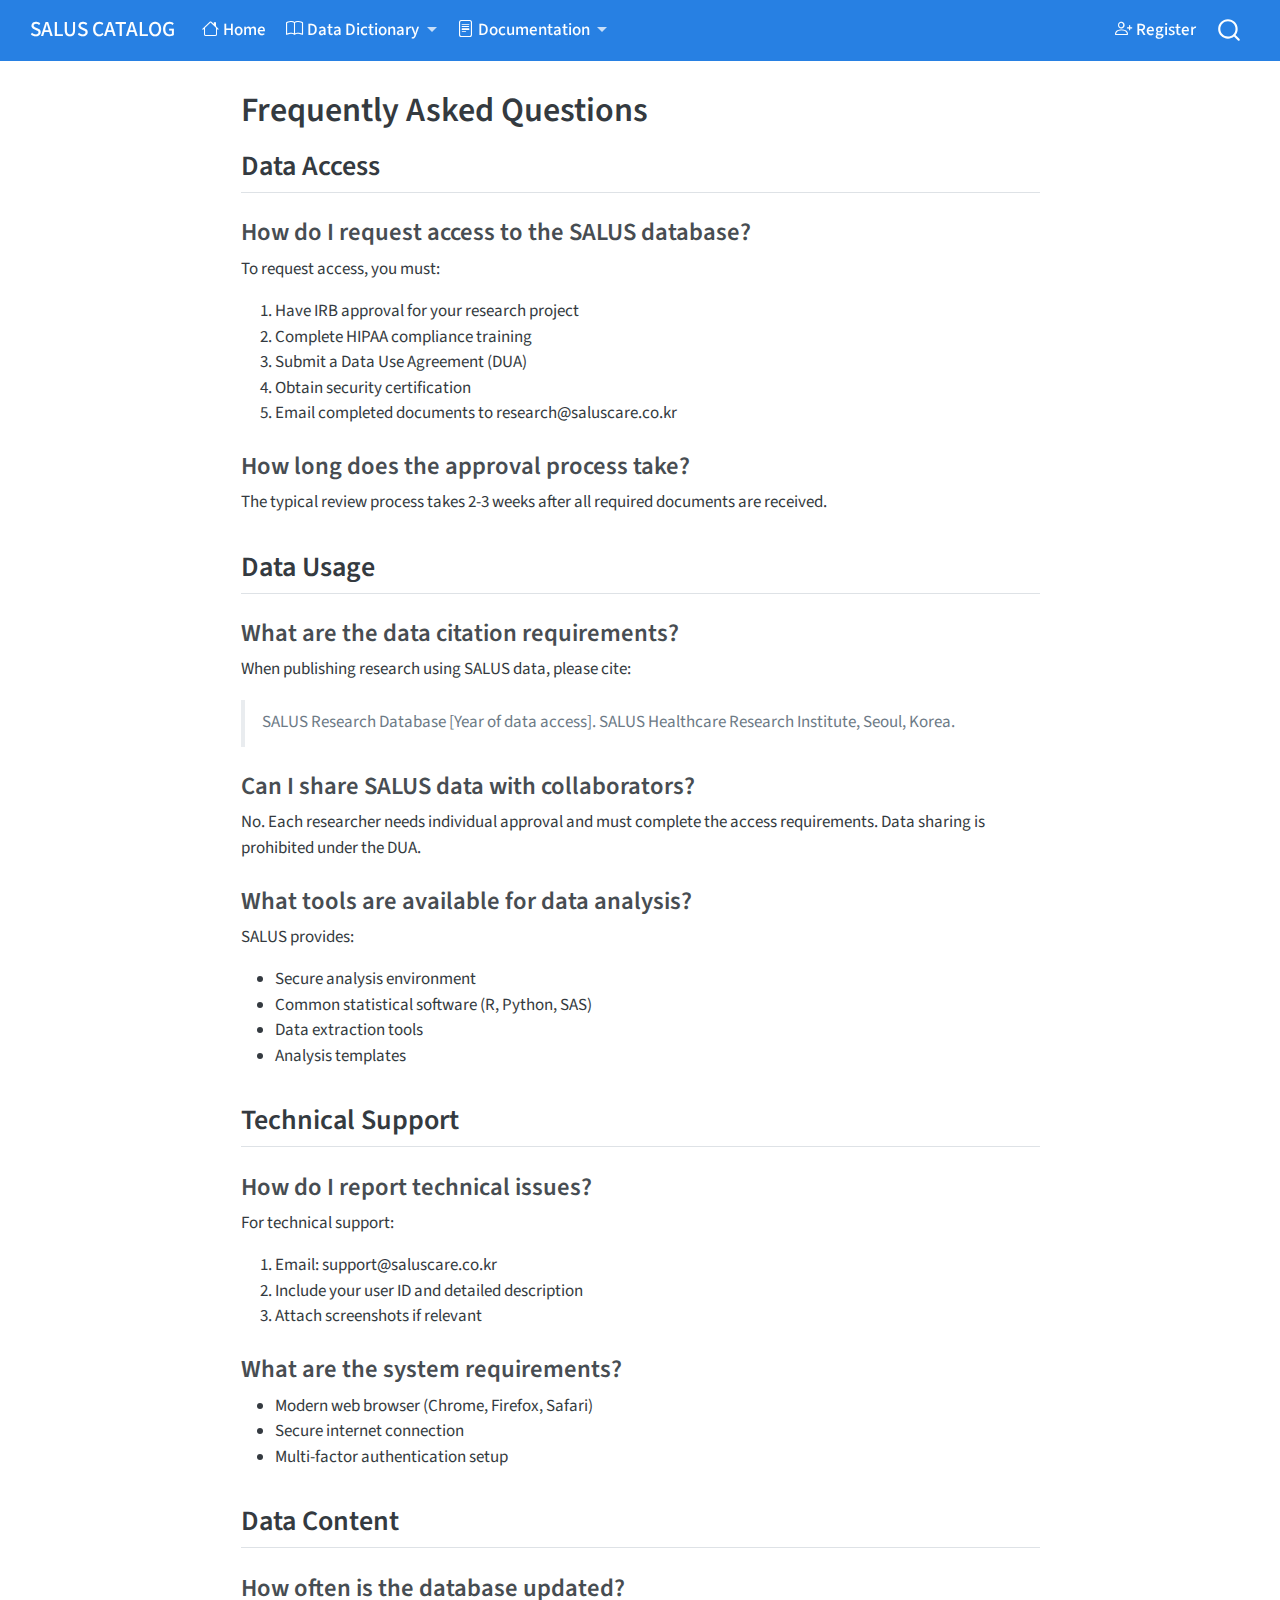
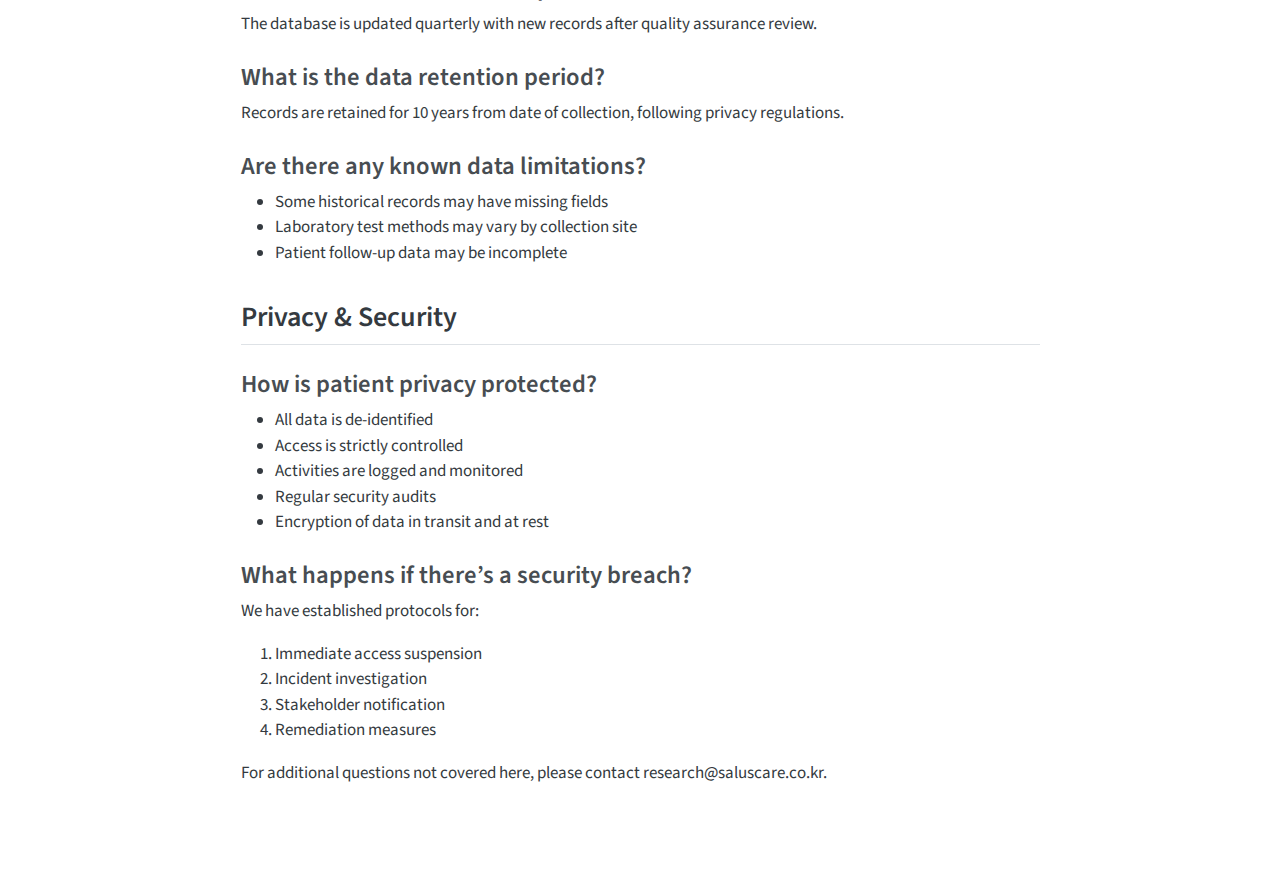
<file: docs/faq.html>
<!DOCTYPE html>
<html xmlns="http://www.w3.org/1999/xhtml" lang="en" xml:lang="en"><head>

<meta charset="utf-8">
<meta name="generator" content="quarto-1.4.555">

<meta name="viewport" content="width=device-width, initial-scale=1.0, user-scalable=yes">


<title>SALUS CATALOG - Frequently Asked Questions</title>
<style>
code{white-space: pre-wrap;}
span.smallcaps{font-variant: small-caps;}
div.columns{display: flex; gap: min(4vw, 1.5em);}
div.column{flex: auto; overflow-x: auto;}
div.hanging-indent{margin-left: 1.5em; text-indent: -1.5em;}
ul.task-list{list-style: none;}
ul.task-list li input[type="checkbox"] {
  width: 0.8em;
  margin: 0 0.8em 0.2em -1em; /* quarto-specific, see https://github.com/quarto-dev/quarto-cli/issues/4556 */ 
  vertical-align: middle;
}
</style>


<script src="site_libs/quarto-nav/quarto-nav.js"></script>
<script src="site_libs/quarto-nav/headroom.min.js"></script>
<script src="site_libs/clipboard/clipboard.min.js"></script>
<script src="site_libs/quarto-search/autocomplete.umd.js"></script>
<script src="site_libs/quarto-search/fuse.min.js"></script>
<script src="site_libs/quarto-search/quarto-search.js"></script>
<meta name="quarto:offset" content="./">
<script src="site_libs/quarto-html/quarto.js"></script>
<script src="site_libs/quarto-html/popper.min.js"></script>
<script src="site_libs/quarto-html/tippy.umd.min.js"></script>
<script src="site_libs/quarto-html/anchor.min.js"></script>
<link href="site_libs/quarto-html/tippy.css" rel="stylesheet">
<link href="site_libs/quarto-html/quarto-syntax-highlighting.css" rel="stylesheet" id="quarto-text-highlighting-styles">
<script src="site_libs/bootstrap/bootstrap.min.js"></script>
<link href="site_libs/bootstrap/bootstrap-icons.css" rel="stylesheet">
<link href="site_libs/bootstrap/bootstrap.min.css" rel="stylesheet" id="quarto-bootstrap" data-mode="light">
<script id="quarto-search-options" type="application/json">{
  "location": "navbar",
  "copy-button": false,
  "collapse-after": 3,
  "panel-placement": "end",
  "type": "overlay",
  "limit": 50,
  "keyboard-shortcut": [
    "f",
    "/",
    "s"
  ],
  "show-item-context": false,
  "language": {
    "search-no-results-text": "No results",
    "search-matching-documents-text": "matching documents",
    "search-copy-link-title": "Copy link to search",
    "search-hide-matches-text": "Hide additional matches",
    "search-more-match-text": "more match in this document",
    "search-more-matches-text": "more matches in this document",
    "search-clear-button-title": "Clear",
    "search-text-placeholder": "",
    "search-detached-cancel-button-title": "Cancel",
    "search-submit-button-title": "Submit",
    "search-label": "Search"
  }
}</script>
<script src="js/site.js"></script>


<link rel="stylesheet" href="styles.css">
</head>

<body class="nav-fixed fullcontent">

<div id="quarto-search-results"></div>
  <header id="quarto-header" class="headroom fixed-top">
    <nav class="navbar navbar-expand-lg " data-bs-theme="dark">
      <div class="navbar-container container-fluid">
      <div class="navbar-brand-container mx-auto">
    <a class="navbar-brand" href="./index.html">
    <span class="navbar-title">SALUS CATALOG</span>
    </a>
  </div>
            <div id="quarto-search" class="" title="Search"></div>
          <button class="navbar-toggler" type="button" data-bs-toggle="collapse" data-bs-target="#navbarCollapse" aria-controls="navbarCollapse" aria-expanded="false" aria-label="Toggle navigation" onclick="if (window.quartoToggleHeadroom) { window.quartoToggleHeadroom(); }">
  <span class="navbar-toggler-icon"></span>
</button>
          <div class="collapse navbar-collapse" id="navbarCollapse">
            <ul class="navbar-nav navbar-nav-scroll me-auto">
  <li class="nav-item">
    <a class="nav-link" href="./index.html"> <i class="bi bi-house" role="img">
</i> 
<span class="menu-text">Home</span></a>
  </li>  
  <li class="nav-item dropdown ">
    <a class="nav-link dropdown-toggle" href="#" id="nav-menu-data-dictionary" role="button" data-bs-toggle="dropdown" aria-expanded="false">
      <i class="bi bi-book" role="img">
</i> 
 <span class="menu-text">Data Dictionary</span>
    </a>
    <ul class="dropdown-menu" aria-labelledby="nav-menu-data-dictionary">    
        <li>
    <a class="dropdown-item" href="./tables.html">
 <span class="dropdown-text">Tables Overview</span></a>
  </li>  
        <li>
    <a class="dropdown-item" href="./variables.html">
 <span class="dropdown-text">Variables</span></a>
  </li>  
    </ul>
  </li>
  <li class="nav-item dropdown ">
    <a class="nav-link dropdown-toggle" href="#" id="nav-menu-documentation" role="button" data-bs-toggle="dropdown" aria-expanded="false">
      <i class="bi bi-file-text" role="img">
</i> 
 <span class="menu-text">Documentation</span>
    </a>
    <ul class="dropdown-menu" aria-labelledby="nav-menu-documentation">    
        <li>
    <a class="dropdown-item" href="./guidelines.html">
 <span class="dropdown-text">Usage Guidelines</span></a>
  </li>  
        <li>
    <a class="dropdown-item" href="./cleaning.html">
 <span class="dropdown-text">Data Cleaning Process</span></a>
  </li>  
    </ul>
  </li>
</ul>
            <ul class="navbar-nav navbar-nav-scroll ms-auto">
  <li class="nav-item">
    <a class="nav-link" href="./register.html"> <i class="bi bi-person-plus" role="img">
</i> 
<span class="menu-text">Register</span></a>
  </li>  
</ul>
          </div> <!-- /navcollapse -->
          <div class="quarto-navbar-tools">
</div>
      </div> <!-- /container-fluid -->
    </nav>
</header>
<!-- content -->
<div id="quarto-content" class="quarto-container page-columns page-rows-contents page-layout-article page-navbar">
<!-- sidebar -->
<!-- margin-sidebar -->
    
<!-- main -->
<main class="content" id="quarto-document-content">

<header id="title-block-header" class="quarto-title-block default">
<div class="quarto-title">
<h1 class="title">Frequently Asked Questions</h1>
</div>



<div class="quarto-title-meta">

    
  
    
  </div>
  


</header>


<section id="data-access" class="level2">
<h2 class="anchored" data-anchor-id="data-access">Data Access</h2>
<section id="how-do-i-request-access-to-the-salus-database" class="level3">
<h3 class="anchored" data-anchor-id="how-do-i-request-access-to-the-salus-database">How do I request access to the SALUS database?</h3>
<p>To request access, you must:</p>
<ol type="1">
<li>Have IRB approval for your research project</li>
<li>Complete HIPAA compliance training</li>
<li>Submit a Data Use Agreement (DUA)</li>
<li>Obtain security certification</li>
<li>Email completed documents to research@saluscare.co.kr</li>
</ol>
</section>
<section id="how-long-does-the-approval-process-take" class="level3">
<h3 class="anchored" data-anchor-id="how-long-does-the-approval-process-take">How long does the approval process take?</h3>
<p>The typical review process takes 2-3 weeks after all required documents are received.</p>
</section>
</section>
<section id="data-usage" class="level2">
<h2 class="anchored" data-anchor-id="data-usage">Data Usage</h2>
<section id="what-are-the-data-citation-requirements" class="level3">
<h3 class="anchored" data-anchor-id="what-are-the-data-citation-requirements">What are the data citation requirements?</h3>
<p>When publishing research using SALUS data, please cite:</p>
<blockquote class="blockquote">
<p>SALUS Research Database [Year of data access]. SALUS Healthcare Research Institute, Seoul, Korea.</p>
</blockquote>
</section>
<section id="can-i-share-salus-data-with-collaborators" class="level3">
<h3 class="anchored" data-anchor-id="can-i-share-salus-data-with-collaborators">Can I share SALUS data with collaborators?</h3>
<p>No.&nbsp;Each researcher needs individual approval and must complete the access requirements. Data sharing is prohibited under the DUA.</p>
</section>
<section id="what-tools-are-available-for-data-analysis" class="level3">
<h3 class="anchored" data-anchor-id="what-tools-are-available-for-data-analysis">What tools are available for data analysis?</h3>
<p>SALUS provides:</p>
<ul>
<li>Secure analysis environment</li>
<li>Common statistical software (R, Python, SAS)</li>
<li>Data extraction tools</li>
<li>Analysis templates</li>
</ul>
</section>
</section>
<section id="technical-support" class="level2">
<h2 class="anchored" data-anchor-id="technical-support">Technical Support</h2>
<section id="how-do-i-report-technical-issues" class="level3">
<h3 class="anchored" data-anchor-id="how-do-i-report-technical-issues">How do I report technical issues?</h3>
<p>For technical support:</p>
<ol type="1">
<li>Email: support@saluscare.co.kr</li>
<li>Include your user ID and detailed description</li>
<li>Attach screenshots if relevant</li>
</ol>
</section>
<section id="what-are-the-system-requirements" class="level3">
<h3 class="anchored" data-anchor-id="what-are-the-system-requirements">What are the system requirements?</h3>
<ul>
<li>Modern web browser (Chrome, Firefox, Safari)</li>
<li>Secure internet connection</li>
<li>Multi-factor authentication setup</li>
</ul>
</section>
</section>
<section id="data-content" class="level2">
<h2 class="anchored" data-anchor-id="data-content">Data Content</h2>
<section id="how-often-is-the-database-updated" class="level3">
<h3 class="anchored" data-anchor-id="how-often-is-the-database-updated">How often is the database updated?</h3>
<p>The database is updated quarterly with new records after quality assurance review.</p>
</section>
<section id="what-is-the-data-retention-period" class="level3">
<h3 class="anchored" data-anchor-id="what-is-the-data-retention-period">What is the data retention period?</h3>
<p>Records are retained for 10 years from date of collection, following privacy regulations.</p>
</section>
<section id="are-there-any-known-data-limitations" class="level3">
<h3 class="anchored" data-anchor-id="are-there-any-known-data-limitations">Are there any known data limitations?</h3>
<ul>
<li>Some historical records may have missing fields</li>
<li>Laboratory test methods may vary by collection site</li>
<li>Patient follow-up data may be incomplete</li>
</ul>
</section>
</section>
<section id="privacy-security" class="level2">
<h2 class="anchored" data-anchor-id="privacy-security">Privacy &amp; Security</h2>
<section id="how-is-patient-privacy-protected" class="level3">
<h3 class="anchored" data-anchor-id="how-is-patient-privacy-protected">How is patient privacy protected?</h3>
<ul>
<li>All data is de-identified</li>
<li>Access is strictly controlled</li>
<li>Activities are logged and monitored</li>
<li>Regular security audits</li>
<li>Encryption of data in transit and at rest</li>
</ul>
</section>
<section id="what-happens-if-theres-a-security-breach" class="level3">
<h3 class="anchored" data-anchor-id="what-happens-if-theres-a-security-breach">What happens if there’s a security breach?</h3>
<p>We have established protocols for:</p>
<ol type="1">
<li>Immediate access suspension</li>
<li>Incident investigation</li>
<li>Stakeholder notification</li>
<li>Remediation measures</li>
</ol>
<p>For additional questions not covered here, please contact research@saluscare.co.kr.</p>


</section>
</section>

</main> <!-- /main -->
<script id="quarto-html-after-body" type="application/javascript">
window.document.addEventListener("DOMContentLoaded", function (event) {
  const toggleBodyColorMode = (bsSheetEl) => {
    const mode = bsSheetEl.getAttribute("data-mode");
    const bodyEl = window.document.querySelector("body");
    if (mode === "dark") {
      bodyEl.classList.add("quarto-dark");
      bodyEl.classList.remove("quarto-light");
    } else {
      bodyEl.classList.add("quarto-light");
      bodyEl.classList.remove("quarto-dark");
    }
  }
  const toggleBodyColorPrimary = () => {
    const bsSheetEl = window.document.querySelector("link#quarto-bootstrap");
    if (bsSheetEl) {
      toggleBodyColorMode(bsSheetEl);
    }
  }
  toggleBodyColorPrimary();  
  const icon = "";
  const anchorJS = new window.AnchorJS();
  anchorJS.options = {
    placement: 'right',
    icon: icon
  };
  anchorJS.add('.anchored');
  const isCodeAnnotation = (el) => {
    for (const clz of el.classList) {
      if (clz.startsWith('code-annotation-')) {                     
        return true;
      }
    }
    return false;
  }
  const clipboard = new window.ClipboardJS('.code-copy-button', {
    text: function(trigger) {
      const codeEl = trigger.previousElementSibling.cloneNode(true);
      for (const childEl of codeEl.children) {
        if (isCodeAnnotation(childEl)) {
          childEl.remove();
        }
      }
      return codeEl.innerText;
    }
  });
  clipboard.on('success', function(e) {
    // button target
    const button = e.trigger;
    // don't keep focus
    button.blur();
    // flash "checked"
    button.classList.add('code-copy-button-checked');
    var currentTitle = button.getAttribute("title");
    button.setAttribute("title", "Copied!");
    let tooltip;
    if (window.bootstrap) {
      button.setAttribute("data-bs-toggle", "tooltip");
      button.setAttribute("data-bs-placement", "left");
      button.setAttribute("data-bs-title", "Copied!");
      tooltip = new bootstrap.Tooltip(button, 
        { trigger: "manual", 
          customClass: "code-copy-button-tooltip",
          offset: [0, -8]});
      tooltip.show();    
    }
    setTimeout(function() {
      if (tooltip) {
        tooltip.hide();
        button.removeAttribute("data-bs-title");
        button.removeAttribute("data-bs-toggle");
        button.removeAttribute("data-bs-placement");
      }
      button.setAttribute("title", currentTitle);
      button.classList.remove('code-copy-button-checked');
    }, 1000);
    // clear code selection
    e.clearSelection();
  });
    var localhostRegex = new RegExp(/^(?:http|https):\/\/localhost\:?[0-9]*\//);
    var mailtoRegex = new RegExp(/^mailto:/);
      var filterRegex = new RegExp('/' + window.location.host + '/');
    var isInternal = (href) => {
        return filterRegex.test(href) || localhostRegex.test(href) || mailtoRegex.test(href);
    }
    // Inspect non-navigation links and adorn them if external
 	var links = window.document.querySelectorAll('a[href]:not(.nav-link):not(.navbar-brand):not(.toc-action):not(.sidebar-link):not(.sidebar-item-toggle):not(.pagination-link):not(.no-external):not([aria-hidden]):not(.dropdown-item):not(.quarto-navigation-tool)');
    for (var i=0; i<links.length; i++) {
      const link = links[i];
      if (!isInternal(link.href)) {
        // undo the damage that might have been done by quarto-nav.js in the case of
        // links that we want to consider external
        if (link.dataset.originalHref !== undefined) {
          link.href = link.dataset.originalHref;
        }
      }
    }
  function tippyHover(el, contentFn, onTriggerFn, onUntriggerFn) {
    const config = {
      allowHTML: true,
      maxWidth: 500,
      delay: 100,
      arrow: false,
      appendTo: function(el) {
          return el.parentElement;
      },
      interactive: true,
      interactiveBorder: 10,
      theme: 'quarto',
      placement: 'bottom-start',
    };
    if (contentFn) {
      config.content = contentFn;
    }
    if (onTriggerFn) {
      config.onTrigger = onTriggerFn;
    }
    if (onUntriggerFn) {
      config.onUntrigger = onUntriggerFn;
    }
    window.tippy(el, config); 
  }
  const noterefs = window.document.querySelectorAll('a[role="doc-noteref"]');
  for (var i=0; i<noterefs.length; i++) {
    const ref = noterefs[i];
    tippyHover(ref, function() {
      // use id or data attribute instead here
      let href = ref.getAttribute('data-footnote-href') || ref.getAttribute('href');
      try { href = new URL(href).hash; } catch {}
      const id = href.replace(/^#\/?/, "");
      const note = window.document.getElementById(id);
      if (note) {
        return note.innerHTML;
      } else {
        return "";
      }
    });
  }
  const xrefs = window.document.querySelectorAll('a.quarto-xref');
  const processXRef = (id, note) => {
    // Strip column container classes
    const stripColumnClz = (el) => {
      el.classList.remove("page-full", "page-columns");
      if (el.children) {
        for (const child of el.children) {
          stripColumnClz(child);
        }
      }
    }
    stripColumnClz(note)
    if (id === null || id.startsWith('sec-')) {
      // Special case sections, only their first couple elements
      const container = document.createElement("div");
      if (note.children && note.children.length > 2) {
        container.appendChild(note.children[0].cloneNode(true));
        for (let i = 1; i < note.children.length; i++) {
          const child = note.children[i];
          if (child.tagName === "P" && child.innerText === "") {
            continue;
          } else {
            container.appendChild(child.cloneNode(true));
            break;
          }
        }
        if (window.Quarto?.typesetMath) {
          window.Quarto.typesetMath(container);
        }
        return container.innerHTML
      } else {
        if (window.Quarto?.typesetMath) {
          window.Quarto.typesetMath(note);
        }
        return note.innerHTML;
      }
    } else {
      // Remove any anchor links if they are present
      const anchorLink = note.querySelector('a.anchorjs-link');
      if (anchorLink) {
        anchorLink.remove();
      }
      if (window.Quarto?.typesetMath) {
        window.Quarto.typesetMath(note);
      }
      // TODO in 1.5, we should make sure this works without a callout special case
      if (note.classList.contains("callout")) {
        return note.outerHTML;
      } else {
        return note.innerHTML;
      }
    }
  }
  for (var i=0; i<xrefs.length; i++) {
    const xref = xrefs[i];
    tippyHover(xref, undefined, function(instance) {
      instance.disable();
      let url = xref.getAttribute('href');
      let hash = undefined; 
      if (url.startsWith('#')) {
        hash = url;
      } else {
        try { hash = new URL(url).hash; } catch {}
      }
      if (hash) {
        const id = hash.replace(/^#\/?/, "");
        const note = window.document.getElementById(id);
        if (note !== null) {
          try {
            const html = processXRef(id, note.cloneNode(true));
            instance.setContent(html);
          } finally {
            instance.enable();
            instance.show();
          }
        } else {
          // See if we can fetch this
          fetch(url.split('#')[0])
          .then(res => res.text())
          .then(html => {
            const parser = new DOMParser();
            const htmlDoc = parser.parseFromString(html, "text/html");
            const note = htmlDoc.getElementById(id);
            if (note !== null) {
              const html = processXRef(id, note);
              instance.setContent(html);
            } 
          }).finally(() => {
            instance.enable();
            instance.show();
          });
        }
      } else {
        // See if we can fetch a full url (with no hash to target)
        // This is a special case and we should probably do some content thinning / targeting
        fetch(url)
        .then(res => res.text())
        .then(html => {
          const parser = new DOMParser();
          const htmlDoc = parser.parseFromString(html, "text/html");
          const note = htmlDoc.querySelector('main.content');
          if (note !== null) {
            // This should only happen for chapter cross references
            // (since there is no id in the URL)
            // remove the first header
            if (note.children.length > 0 && note.children[0].tagName === "HEADER") {
              note.children[0].remove();
            }
            const html = processXRef(null, note);
            instance.setContent(html);
          } 
        }).finally(() => {
          instance.enable();
          instance.show();
        });
      }
    }, function(instance) {
    });
  }
      let selectedAnnoteEl;
      const selectorForAnnotation = ( cell, annotation) => {
        let cellAttr = 'data-code-cell="' + cell + '"';
        let lineAttr = 'data-code-annotation="' +  annotation + '"';
        const selector = 'span[' + cellAttr + '][' + lineAttr + ']';
        return selector;
      }
      const selectCodeLines = (annoteEl) => {
        const doc = window.document;
        const targetCell = annoteEl.getAttribute("data-target-cell");
        const targetAnnotation = annoteEl.getAttribute("data-target-annotation");
        const annoteSpan = window.document.querySelector(selectorForAnnotation(targetCell, targetAnnotation));
        const lines = annoteSpan.getAttribute("data-code-lines").split(",");
        const lineIds = lines.map((line) => {
          return targetCell + "-" + line;
        })
        let top = null;
        let height = null;
        let parent = null;
        if (lineIds.length > 0) {
            //compute the position of the single el (top and bottom and make a div)
            const el = window.document.getElementById(lineIds[0]);
            top = el.offsetTop;
            height = el.offsetHeight;
            parent = el.parentElement.parentElement;
          if (lineIds.length > 1) {
            const lastEl = window.document.getElementById(lineIds[lineIds.length - 1]);
            const bottom = lastEl.offsetTop + lastEl.offsetHeight;
            height = bottom - top;
          }
          if (top !== null && height !== null && parent !== null) {
            // cook up a div (if necessary) and position it 
            let div = window.document.getElementById("code-annotation-line-highlight");
            if (div === null) {
              div = window.document.createElement("div");
              div.setAttribute("id", "code-annotation-line-highlight");
              div.style.position = 'absolute';
              parent.appendChild(div);
            }
            div.style.top = top - 2 + "px";
            div.style.height = height + 4 + "px";
            div.style.left = 0;
            let gutterDiv = window.document.getElementById("code-annotation-line-highlight-gutter");
            if (gutterDiv === null) {
              gutterDiv = window.document.createElement("div");
              gutterDiv.setAttribute("id", "code-annotation-line-highlight-gutter");
              gutterDiv.style.position = 'absolute';
              const codeCell = window.document.getElementById(targetCell);
              const gutter = codeCell.querySelector('.code-annotation-gutter');
              gutter.appendChild(gutterDiv);
            }
            gutterDiv.style.top = top - 2 + "px";
            gutterDiv.style.height = height + 4 + "px";
          }
          selectedAnnoteEl = annoteEl;
        }
      };
      const unselectCodeLines = () => {
        const elementsIds = ["code-annotation-line-highlight", "code-annotation-line-highlight-gutter"];
        elementsIds.forEach((elId) => {
          const div = window.document.getElementById(elId);
          if (div) {
            div.remove();
          }
        });
        selectedAnnoteEl = undefined;
      };
        // Handle positioning of the toggle
    window.addEventListener(
      "resize",
      throttle(() => {
        elRect = undefined;
        if (selectedAnnoteEl) {
          selectCodeLines(selectedAnnoteEl);
        }
      }, 10)
    );
    function throttle(fn, ms) {
    let throttle = false;
    let timer;
      return (...args) => {
        if(!throttle) { // first call gets through
            fn.apply(this, args);
            throttle = true;
        } else { // all the others get throttled
            if(timer) clearTimeout(timer); // cancel #2
            timer = setTimeout(() => {
              fn.apply(this, args);
              timer = throttle = false;
            }, ms);
        }
      };
    }
      // Attach click handler to the DT
      const annoteDls = window.document.querySelectorAll('dt[data-target-cell]');
      for (const annoteDlNode of annoteDls) {
        annoteDlNode.addEventListener('click', (event) => {
          const clickedEl = event.target;
          if (clickedEl !== selectedAnnoteEl) {
            unselectCodeLines();
            const activeEl = window.document.querySelector('dt[data-target-cell].code-annotation-active');
            if (activeEl) {
              activeEl.classList.remove('code-annotation-active');
            }
            selectCodeLines(clickedEl);
            clickedEl.classList.add('code-annotation-active');
          } else {
            // Unselect the line
            unselectCodeLines();
            clickedEl.classList.remove('code-annotation-active');
          }
        });
      }
  const findCites = (el) => {
    const parentEl = el.parentElement;
    if (parentEl) {
      const cites = parentEl.dataset.cites;
      if (cites) {
        return {
          el,
          cites: cites.split(' ')
        };
      } else {
        return findCites(el.parentElement)
      }
    } else {
      return undefined;
    }
  };
  var bibliorefs = window.document.querySelectorAll('a[role="doc-biblioref"]');
  for (var i=0; i<bibliorefs.length; i++) {
    const ref = bibliorefs[i];
    const citeInfo = findCites(ref);
    if (citeInfo) {
      tippyHover(citeInfo.el, function() {
        var popup = window.document.createElement('div');
        citeInfo.cites.forEach(function(cite) {
          var citeDiv = window.document.createElement('div');
          citeDiv.classList.add('hanging-indent');
          citeDiv.classList.add('csl-entry');
          var biblioDiv = window.document.getElementById('ref-' + cite);
          if (biblioDiv) {
            citeDiv.innerHTML = biblioDiv.innerHTML;
          }
          popup.appendChild(citeDiv);
        });
        return popup.innerHTML;
      });
    }
  }
});
</script>
</div> <!-- /content -->




</body></html>
</file>
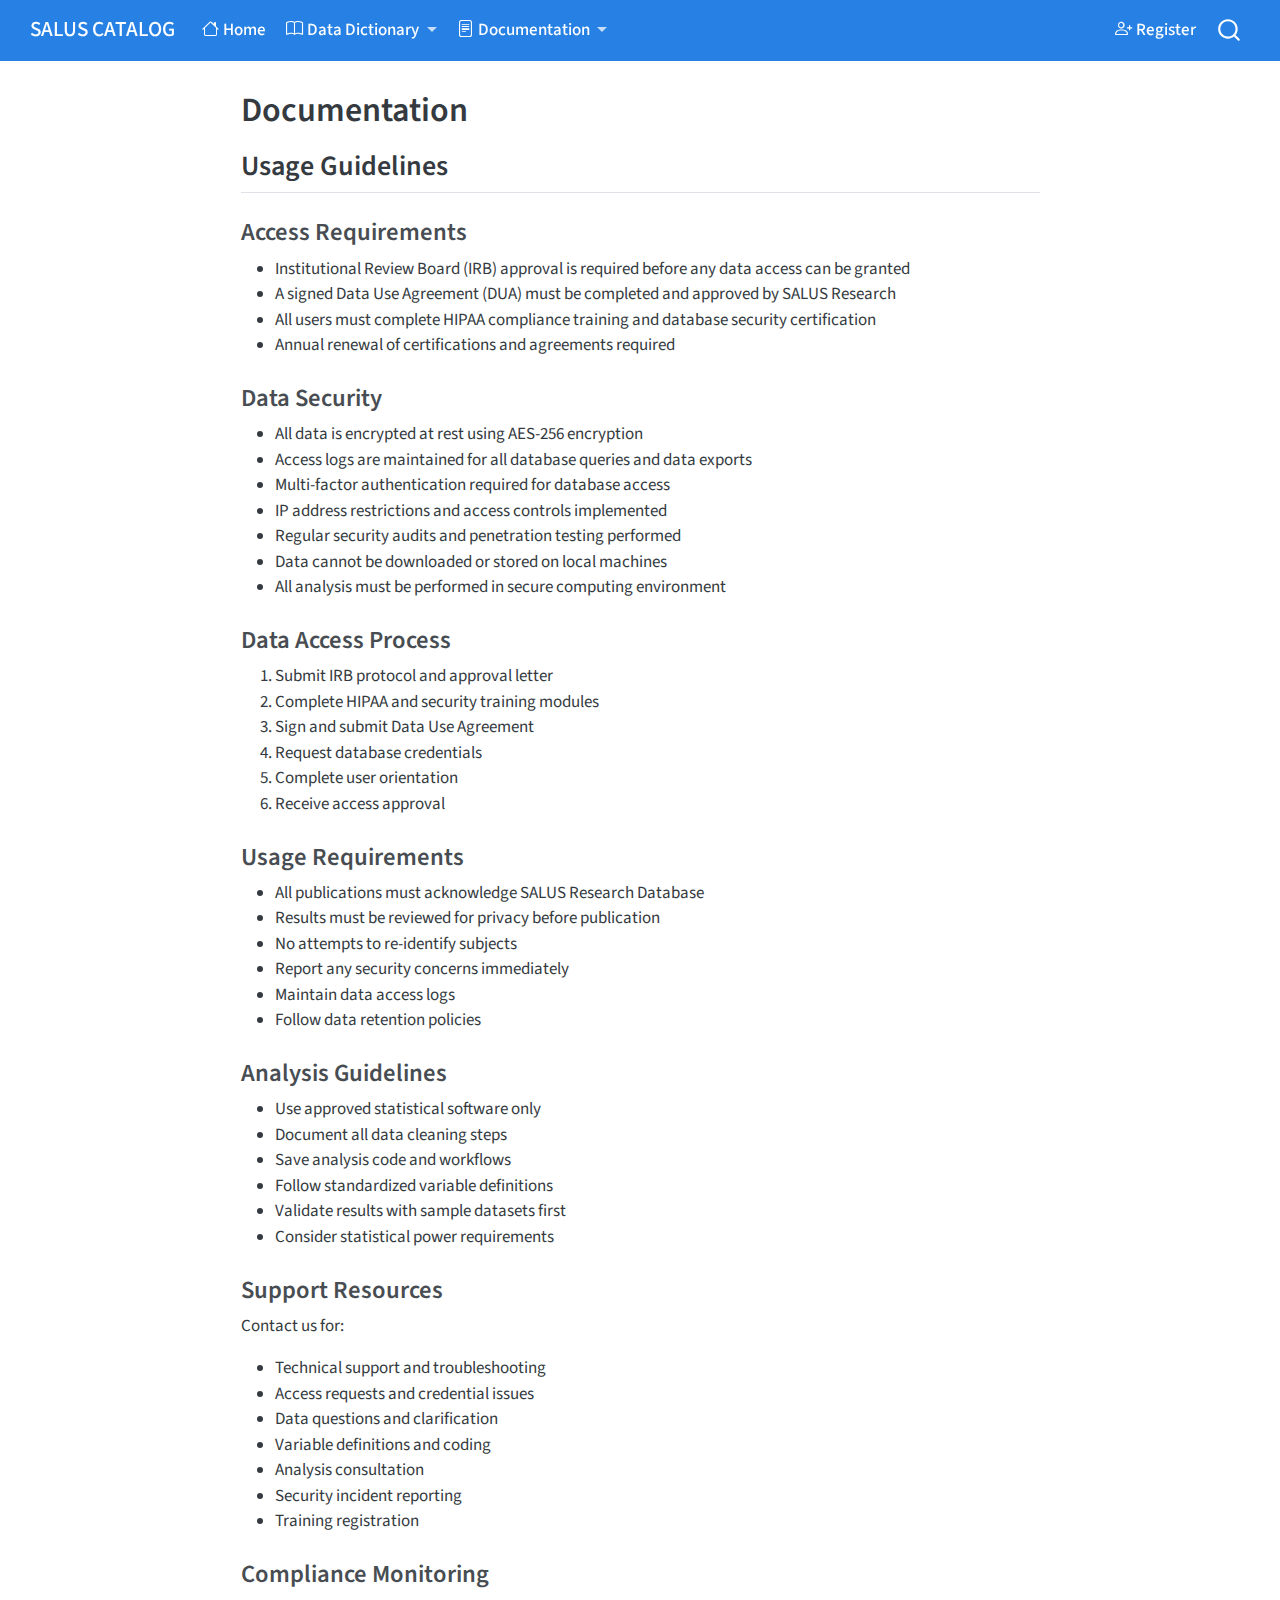
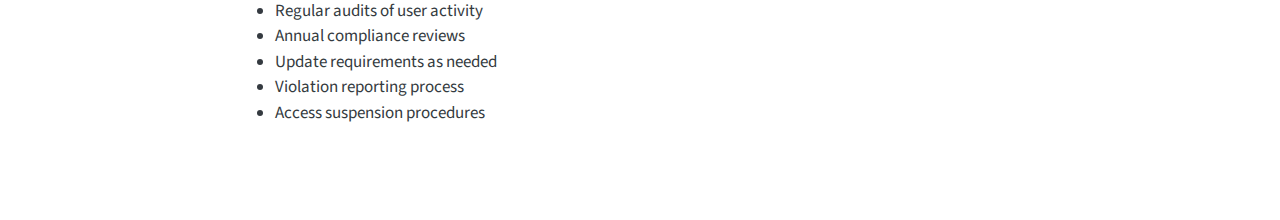
<file: docs/guidelines.html>
<!DOCTYPE html>
<html xmlns="http://www.w3.org/1999/xhtml" lang="en" xml:lang="en"><head>

<meta charset="utf-8">
<meta name="generator" content="quarto-1.4.555">

<meta name="viewport" content="width=device-width, initial-scale=1.0, user-scalable=yes">


<title>SALUS CATALOG - Documentation</title>
<style>
code{white-space: pre-wrap;}
span.smallcaps{font-variant: small-caps;}
div.columns{display: flex; gap: min(4vw, 1.5em);}
div.column{flex: auto; overflow-x: auto;}
div.hanging-indent{margin-left: 1.5em; text-indent: -1.5em;}
ul.task-list{list-style: none;}
ul.task-list li input[type="checkbox"] {
  width: 0.8em;
  margin: 0 0.8em 0.2em -1em; /* quarto-specific, see https://github.com/quarto-dev/quarto-cli/issues/4556 */ 
  vertical-align: middle;
}
</style>


<script src="site_libs/quarto-nav/quarto-nav.js"></script>
<script src="site_libs/quarto-nav/headroom.min.js"></script>
<script src="site_libs/clipboard/clipboard.min.js"></script>
<script src="site_libs/quarto-search/autocomplete.umd.js"></script>
<script src="site_libs/quarto-search/fuse.min.js"></script>
<script src="site_libs/quarto-search/quarto-search.js"></script>
<meta name="quarto:offset" content="./">
<script src="site_libs/quarto-html/quarto.js"></script>
<script src="site_libs/quarto-html/popper.min.js"></script>
<script src="site_libs/quarto-html/tippy.umd.min.js"></script>
<script src="site_libs/quarto-html/anchor.min.js"></script>
<link href="site_libs/quarto-html/tippy.css" rel="stylesheet">
<link href="site_libs/quarto-html/quarto-syntax-highlighting.css" rel="stylesheet" id="quarto-text-highlighting-styles">
<script src="site_libs/bootstrap/bootstrap.min.js"></script>
<link href="site_libs/bootstrap/bootstrap-icons.css" rel="stylesheet">
<link href="site_libs/bootstrap/bootstrap.min.css" rel="stylesheet" id="quarto-bootstrap" data-mode="light">
<script id="quarto-search-options" type="application/json">{
  "location": "navbar",
  "copy-button": false,
  "collapse-after": 3,
  "panel-placement": "end",
  "type": "overlay",
  "limit": 50,
  "keyboard-shortcut": [
    "f",
    "/",
    "s"
  ],
  "show-item-context": false,
  "language": {
    "search-no-results-text": "No results",
    "search-matching-documents-text": "matching documents",
    "search-copy-link-title": "Copy link to search",
    "search-hide-matches-text": "Hide additional matches",
    "search-more-match-text": "more match in this document",
    "search-more-matches-text": "more matches in this document",
    "search-clear-button-title": "Clear",
    "search-text-placeholder": "",
    "search-detached-cancel-button-title": "Cancel",
    "search-submit-button-title": "Submit",
    "search-label": "Search"
  }
}</script>
<script src="js/site.js"></script>


<link rel="stylesheet" href="styles.css">
</head>

<body class="nav-fixed fullcontent">

<div id="quarto-search-results"></div>
  <header id="quarto-header" class="headroom fixed-top">
    <nav class="navbar navbar-expand-lg " data-bs-theme="dark">
      <div class="navbar-container container-fluid">
      <div class="navbar-brand-container mx-auto">
    <a class="navbar-brand" href="./index.html">
    <span class="navbar-title">SALUS CATALOG</span>
    </a>
  </div>
            <div id="quarto-search" class="" title="Search"></div>
          <button class="navbar-toggler" type="button" data-bs-toggle="collapse" data-bs-target="#navbarCollapse" aria-controls="navbarCollapse" aria-expanded="false" aria-label="Toggle navigation" onclick="if (window.quartoToggleHeadroom) { window.quartoToggleHeadroom(); }">
  <span class="navbar-toggler-icon"></span>
</button>
          <div class="collapse navbar-collapse" id="navbarCollapse">
            <ul class="navbar-nav navbar-nav-scroll me-auto">
  <li class="nav-item">
    <a class="nav-link" href="./index.html"> <i class="bi bi-house" role="img">
</i> 
<span class="menu-text">Home</span></a>
  </li>  
  <li class="nav-item dropdown ">
    <a class="nav-link dropdown-toggle" href="#" id="nav-menu-data-dictionary" role="button" data-bs-toggle="dropdown" aria-expanded="false">
      <i class="bi bi-book" role="img">
</i> 
 <span class="menu-text">Data Dictionary</span>
    </a>
    <ul class="dropdown-menu" aria-labelledby="nav-menu-data-dictionary">    
        <li>
    <a class="dropdown-item" href="./tables.html">
 <span class="dropdown-text">Tables Overview</span></a>
  </li>  
        <li>
    <a class="dropdown-item" href="./variables.html">
 <span class="dropdown-text">Variables</span></a>
  </li>  
    </ul>
  </li>
  <li class="nav-item dropdown ">
    <a class="nav-link dropdown-toggle" href="#" id="nav-menu-documentation" role="button" data-bs-toggle="dropdown" aria-expanded="false">
      <i class="bi bi-file-text" role="img">
</i> 
 <span class="menu-text">Documentation</span>
    </a>
    <ul class="dropdown-menu" aria-labelledby="nav-menu-documentation">    
        <li>
    <a class="dropdown-item" href="./guidelines.html">
 <span class="dropdown-text">Usage Guidelines</span></a>
  </li>  
        <li>
    <a class="dropdown-item" href="./cleaning.html">
 <span class="dropdown-text">Data Cleaning Process</span></a>
  </li>  
    </ul>
  </li>
</ul>
            <ul class="navbar-nav navbar-nav-scroll ms-auto">
  <li class="nav-item">
    <a class="nav-link" href="./register.html"> <i class="bi bi-person-plus" role="img">
</i> 
<span class="menu-text">Register</span></a>
  </li>  
</ul>
          </div> <!-- /navcollapse -->
          <div class="quarto-navbar-tools">
</div>
      </div> <!-- /container-fluid -->
    </nav>
</header>
<!-- content -->
<div id="quarto-content" class="quarto-container page-columns page-rows-contents page-layout-article page-navbar">
<!-- sidebar -->
<!-- margin-sidebar -->
    
<!-- main -->
<main class="content" id="quarto-document-content">

<header id="title-block-header" class="quarto-title-block default">
<div class="quarto-title">
<h1 class="title">Documentation</h1>
</div>



<div class="quarto-title-meta">

    
  
    
  </div>
  


</header>


<section id="usage-guidelines" class="level2">
<h2 class="anchored" data-anchor-id="usage-guidelines">Usage Guidelines</h2>
<section id="access-requirements" class="level3">
<h3 class="anchored" data-anchor-id="access-requirements">Access Requirements</h3>
<ul>
<li>Institutional Review Board (IRB) approval is required before any data access can be granted</li>
<li>A signed Data Use Agreement (DUA) must be completed and approved by SALUS Research</li>
<li>All users must complete HIPAA compliance training and database security certification</li>
<li>Annual renewal of certifications and agreements required</li>
</ul>
</section>
<section id="data-security" class="level3">
<h3 class="anchored" data-anchor-id="data-security">Data Security</h3>
<ul>
<li>All data is encrypted at rest using AES-256 encryption</li>
<li>Access logs are maintained for all database queries and data exports</li>
<li>Multi-factor authentication required for database access</li>
<li>IP address restrictions and access controls implemented</li>
<li>Regular security audits and penetration testing performed</li>
<li>Data cannot be downloaded or stored on local machines</li>
<li>All analysis must be performed in secure computing environment</li>
</ul>
</section>
<section id="data-access-process" class="level3">
<h3 class="anchored" data-anchor-id="data-access-process">Data Access Process</h3>
<ol type="1">
<li>Submit IRB protocol and approval letter</li>
<li>Complete HIPAA and security training modules</li>
<li>Sign and submit Data Use Agreement</li>
<li>Request database credentials</li>
<li>Complete user orientation</li>
<li>Receive access approval</li>
</ol>
</section>
<section id="usage-requirements" class="level3">
<h3 class="anchored" data-anchor-id="usage-requirements">Usage Requirements</h3>
<ul>
<li>All publications must acknowledge SALUS Research Database</li>
<li>Results must be reviewed for privacy before publication</li>
<li>No attempts to re-identify subjects</li>
<li>Report any security concerns immediately</li>
<li>Maintain data access logs</li>
<li>Follow data retention policies</li>
</ul>
</section>
<section id="analysis-guidelines" class="level3">
<h3 class="anchored" data-anchor-id="analysis-guidelines">Analysis Guidelines</h3>
<ul>
<li>Use approved statistical software only</li>
<li>Document all data cleaning steps</li>
<li>Save analysis code and workflows</li>
<li>Follow standardized variable definitions</li>
<li>Validate results with sample datasets first</li>
<li>Consider statistical power requirements</li>
</ul>
</section>
<section id="support-resources" class="level3">
<h3 class="anchored" data-anchor-id="support-resources">Support Resources</h3>
<p>Contact us for:</p>
<ul>
<li>Technical support and troubleshooting</li>
<li>Access requests and credential issues</li>
<li>Data questions and clarification</li>
<li>Variable definitions and coding</li>
<li>Analysis consultation</li>
<li>Security incident reporting</li>
<li>Training registration</li>
</ul>
</section>
<section id="compliance-monitoring" class="level3">
<h3 class="anchored" data-anchor-id="compliance-monitoring">Compliance Monitoring</h3>
<ul>
<li>Regular audits of user activity</li>
<li>Annual compliance reviews</li>
<li>Update requirements as needed</li>
<li>Violation reporting process</li>
<li>Access suspension procedures</li>
</ul>


</section>
</section>

</main> <!-- /main -->
<script id="quarto-html-after-body" type="application/javascript">
window.document.addEventListener("DOMContentLoaded", function (event) {
  const toggleBodyColorMode = (bsSheetEl) => {
    const mode = bsSheetEl.getAttribute("data-mode");
    const bodyEl = window.document.querySelector("body");
    if (mode === "dark") {
      bodyEl.classList.add("quarto-dark");
      bodyEl.classList.remove("quarto-light");
    } else {
      bodyEl.classList.add("quarto-light");
      bodyEl.classList.remove("quarto-dark");
    }
  }
  const toggleBodyColorPrimary = () => {
    const bsSheetEl = window.document.querySelector("link#quarto-bootstrap");
    if (bsSheetEl) {
      toggleBodyColorMode(bsSheetEl);
    }
  }
  toggleBodyColorPrimary();  
  const icon = "";
  const anchorJS = new window.AnchorJS();
  anchorJS.options = {
    placement: 'right',
    icon: icon
  };
  anchorJS.add('.anchored');
  const isCodeAnnotation = (el) => {
    for (const clz of el.classList) {
      if (clz.startsWith('code-annotation-')) {                     
        return true;
      }
    }
    return false;
  }
  const clipboard = new window.ClipboardJS('.code-copy-button', {
    text: function(trigger) {
      const codeEl = trigger.previousElementSibling.cloneNode(true);
      for (const childEl of codeEl.children) {
        if (isCodeAnnotation(childEl)) {
          childEl.remove();
        }
      }
      return codeEl.innerText;
    }
  });
  clipboard.on('success', function(e) {
    // button target
    const button = e.trigger;
    // don't keep focus
    button.blur();
    // flash "checked"
    button.classList.add('code-copy-button-checked');
    var currentTitle = button.getAttribute("title");
    button.setAttribute("title", "Copied!");
    let tooltip;
    if (window.bootstrap) {
      button.setAttribute("data-bs-toggle", "tooltip");
      button.setAttribute("data-bs-placement", "left");
      button.setAttribute("data-bs-title", "Copied!");
      tooltip = new bootstrap.Tooltip(button, 
        { trigger: "manual", 
          customClass: "code-copy-button-tooltip",
          offset: [0, -8]});
      tooltip.show();    
    }
    setTimeout(function() {
      if (tooltip) {
        tooltip.hide();
        button.removeAttribute("data-bs-title");
        button.removeAttribute("data-bs-toggle");
        button.removeAttribute("data-bs-placement");
      }
      button.setAttribute("title", currentTitle);
      button.classList.remove('code-copy-button-checked');
    }, 1000);
    // clear code selection
    e.clearSelection();
  });
    var localhostRegex = new RegExp(/^(?:http|https):\/\/localhost\:?[0-9]*\//);
    var mailtoRegex = new RegExp(/^mailto:/);
      var filterRegex = new RegExp('/' + window.location.host + '/');
    var isInternal = (href) => {
        return filterRegex.test(href) || localhostRegex.test(href) || mailtoRegex.test(href);
    }
    // Inspect non-navigation links and adorn them if external
 	var links = window.document.querySelectorAll('a[href]:not(.nav-link):not(.navbar-brand):not(.toc-action):not(.sidebar-link):not(.sidebar-item-toggle):not(.pagination-link):not(.no-external):not([aria-hidden]):not(.dropdown-item):not(.quarto-navigation-tool)');
    for (var i=0; i<links.length; i++) {
      const link = links[i];
      if (!isInternal(link.href)) {
        // undo the damage that might have been done by quarto-nav.js in the case of
        // links that we want to consider external
        if (link.dataset.originalHref !== undefined) {
          link.href = link.dataset.originalHref;
        }
      }
    }
  function tippyHover(el, contentFn, onTriggerFn, onUntriggerFn) {
    const config = {
      allowHTML: true,
      maxWidth: 500,
      delay: 100,
      arrow: false,
      appendTo: function(el) {
          return el.parentElement;
      },
      interactive: true,
      interactiveBorder: 10,
      theme: 'quarto',
      placement: 'bottom-start',
    };
    if (contentFn) {
      config.content = contentFn;
    }
    if (onTriggerFn) {
      config.onTrigger = onTriggerFn;
    }
    if (onUntriggerFn) {
      config.onUntrigger = onUntriggerFn;
    }
    window.tippy(el, config); 
  }
  const noterefs = window.document.querySelectorAll('a[role="doc-noteref"]');
  for (var i=0; i<noterefs.length; i++) {
    const ref = noterefs[i];
    tippyHover(ref, function() {
      // use id or data attribute instead here
      let href = ref.getAttribute('data-footnote-href') || ref.getAttribute('href');
      try { href = new URL(href).hash; } catch {}
      const id = href.replace(/^#\/?/, "");
      const note = window.document.getElementById(id);
      if (note) {
        return note.innerHTML;
      } else {
        return "";
      }
    });
  }
  const xrefs = window.document.querySelectorAll('a.quarto-xref');
  const processXRef = (id, note) => {
    // Strip column container classes
    const stripColumnClz = (el) => {
      el.classList.remove("page-full", "page-columns");
      if (el.children) {
        for (const child of el.children) {
          stripColumnClz(child);
        }
      }
    }
    stripColumnClz(note)
    if (id === null || id.startsWith('sec-')) {
      // Special case sections, only their first couple elements
      const container = document.createElement("div");
      if (note.children && note.children.length > 2) {
        container.appendChild(note.children[0].cloneNode(true));
        for (let i = 1; i < note.children.length; i++) {
          const child = note.children[i];
          if (child.tagName === "P" && child.innerText === "") {
            continue;
          } else {
            container.appendChild(child.cloneNode(true));
            break;
          }
        }
        if (window.Quarto?.typesetMath) {
          window.Quarto.typesetMath(container);
        }
        return container.innerHTML
      } else {
        if (window.Quarto?.typesetMath) {
          window.Quarto.typesetMath(note);
        }
        return note.innerHTML;
      }
    } else {
      // Remove any anchor links if they are present
      const anchorLink = note.querySelector('a.anchorjs-link');
      if (anchorLink) {
        anchorLink.remove();
      }
      if (window.Quarto?.typesetMath) {
        window.Quarto.typesetMath(note);
      }
      // TODO in 1.5, we should make sure this works without a callout special case
      if (note.classList.contains("callout")) {
        return note.outerHTML;
      } else {
        return note.innerHTML;
      }
    }
  }
  for (var i=0; i<xrefs.length; i++) {
    const xref = xrefs[i];
    tippyHover(xref, undefined, function(instance) {
      instance.disable();
      let url = xref.getAttribute('href');
      let hash = undefined; 
      if (url.startsWith('#')) {
        hash = url;
      } else {
        try { hash = new URL(url).hash; } catch {}
      }
      if (hash) {
        const id = hash.replace(/^#\/?/, "");
        const note = window.document.getElementById(id);
        if (note !== null) {
          try {
            const html = processXRef(id, note.cloneNode(true));
            instance.setContent(html);
          } finally {
            instance.enable();
            instance.show();
          }
        } else {
          // See if we can fetch this
          fetch(url.split('#')[0])
          .then(res => res.text())
          .then(html => {
            const parser = new DOMParser();
            const htmlDoc = parser.parseFromString(html, "text/html");
            const note = htmlDoc.getElementById(id);
            if (note !== null) {
              const html = processXRef(id, note);
              instance.setContent(html);
            } 
          }).finally(() => {
            instance.enable();
            instance.show();
          });
        }
      } else {
        // See if we can fetch a full url (with no hash to target)
        // This is a special case and we should probably do some content thinning / targeting
        fetch(url)
        .then(res => res.text())
        .then(html => {
          const parser = new DOMParser();
          const htmlDoc = parser.parseFromString(html, "text/html");
          const note = htmlDoc.querySelector('main.content');
          if (note !== null) {
            // This should only happen for chapter cross references
            // (since there is no id in the URL)
            // remove the first header
            if (note.children.length > 0 && note.children[0].tagName === "HEADER") {
              note.children[0].remove();
            }
            const html = processXRef(null, note);
            instance.setContent(html);
          } 
        }).finally(() => {
          instance.enable();
          instance.show();
        });
      }
    }, function(instance) {
    });
  }
      let selectedAnnoteEl;
      const selectorForAnnotation = ( cell, annotation) => {
        let cellAttr = 'data-code-cell="' + cell + '"';
        let lineAttr = 'data-code-annotation="' +  annotation + '"';
        const selector = 'span[' + cellAttr + '][' + lineAttr + ']';
        return selector;
      }
      const selectCodeLines = (annoteEl) => {
        const doc = window.document;
        const targetCell = annoteEl.getAttribute("data-target-cell");
        const targetAnnotation = annoteEl.getAttribute("data-target-annotation");
        const annoteSpan = window.document.querySelector(selectorForAnnotation(targetCell, targetAnnotation));
        const lines = annoteSpan.getAttribute("data-code-lines").split(",");
        const lineIds = lines.map((line) => {
          return targetCell + "-" + line;
        })
        let top = null;
        let height = null;
        let parent = null;
        if (lineIds.length > 0) {
            //compute the position of the single el (top and bottom and make a div)
            const el = window.document.getElementById(lineIds[0]);
            top = el.offsetTop;
            height = el.offsetHeight;
            parent = el.parentElement.parentElement;
          if (lineIds.length > 1) {
            const lastEl = window.document.getElementById(lineIds[lineIds.length - 1]);
            const bottom = lastEl.offsetTop + lastEl.offsetHeight;
            height = bottom - top;
          }
          if (top !== null && height !== null && parent !== null) {
            // cook up a div (if necessary) and position it 
            let div = window.document.getElementById("code-annotation-line-highlight");
            if (div === null) {
              div = window.document.createElement("div");
              div.setAttribute("id", "code-annotation-line-highlight");
              div.style.position = 'absolute';
              parent.appendChild(div);
            }
            div.style.top = top - 2 + "px";
            div.style.height = height + 4 + "px";
            div.style.left = 0;
            let gutterDiv = window.document.getElementById("code-annotation-line-highlight-gutter");
            if (gutterDiv === null) {
              gutterDiv = window.document.createElement("div");
              gutterDiv.setAttribute("id", "code-annotation-line-highlight-gutter");
              gutterDiv.style.position = 'absolute';
              const codeCell = window.document.getElementById(targetCell);
              const gutter = codeCell.querySelector('.code-annotation-gutter');
              gutter.appendChild(gutterDiv);
            }
            gutterDiv.style.top = top - 2 + "px";
            gutterDiv.style.height = height + 4 + "px";
          }
          selectedAnnoteEl = annoteEl;
        }
      };
      const unselectCodeLines = () => {
        const elementsIds = ["code-annotation-line-highlight", "code-annotation-line-highlight-gutter"];
        elementsIds.forEach((elId) => {
          const div = window.document.getElementById(elId);
          if (div) {
            div.remove();
          }
        });
        selectedAnnoteEl = undefined;
      };
        // Handle positioning of the toggle
    window.addEventListener(
      "resize",
      throttle(() => {
        elRect = undefined;
        if (selectedAnnoteEl) {
          selectCodeLines(selectedAnnoteEl);
        }
      }, 10)
    );
    function throttle(fn, ms) {
    let throttle = false;
    let timer;
      return (...args) => {
        if(!throttle) { // first call gets through
            fn.apply(this, args);
            throttle = true;
        } else { // all the others get throttled
            if(timer) clearTimeout(timer); // cancel #2
            timer = setTimeout(() => {
              fn.apply(this, args);
              timer = throttle = false;
            }, ms);
        }
      };
    }
      // Attach click handler to the DT
      const annoteDls = window.document.querySelectorAll('dt[data-target-cell]');
      for (const annoteDlNode of annoteDls) {
        annoteDlNode.addEventListener('click', (event) => {
          const clickedEl = event.target;
          if (clickedEl !== selectedAnnoteEl) {
            unselectCodeLines();
            const activeEl = window.document.querySelector('dt[data-target-cell].code-annotation-active');
            if (activeEl) {
              activeEl.classList.remove('code-annotation-active');
            }
            selectCodeLines(clickedEl);
            clickedEl.classList.add('code-annotation-active');
          } else {
            // Unselect the line
            unselectCodeLines();
            clickedEl.classList.remove('code-annotation-active');
          }
        });
      }
  const findCites = (el) => {
    const parentEl = el.parentElement;
    if (parentEl) {
      const cites = parentEl.dataset.cites;
      if (cites) {
        return {
          el,
          cites: cites.split(' ')
        };
      } else {
        return findCites(el.parentElement)
      }
    } else {
      return undefined;
    }
  };
  var bibliorefs = window.document.querySelectorAll('a[role="doc-biblioref"]');
  for (var i=0; i<bibliorefs.length; i++) {
    const ref = bibliorefs[i];
    const citeInfo = findCites(ref);
    if (citeInfo) {
      tippyHover(citeInfo.el, function() {
        var popup = window.document.createElement('div');
        citeInfo.cites.forEach(function(cite) {
          var citeDiv = window.document.createElement('div');
          citeDiv.classList.add('hanging-indent');
          citeDiv.classList.add('csl-entry');
          var biblioDiv = window.document.getElementById('ref-' + cite);
          if (biblioDiv) {
            citeDiv.innerHTML = biblioDiv.innerHTML;
          }
          popup.appendChild(citeDiv);
        });
        return popup.innerHTML;
      });
    }
  }
});
</script>
</div> <!-- /content -->




</body></html>
</file>
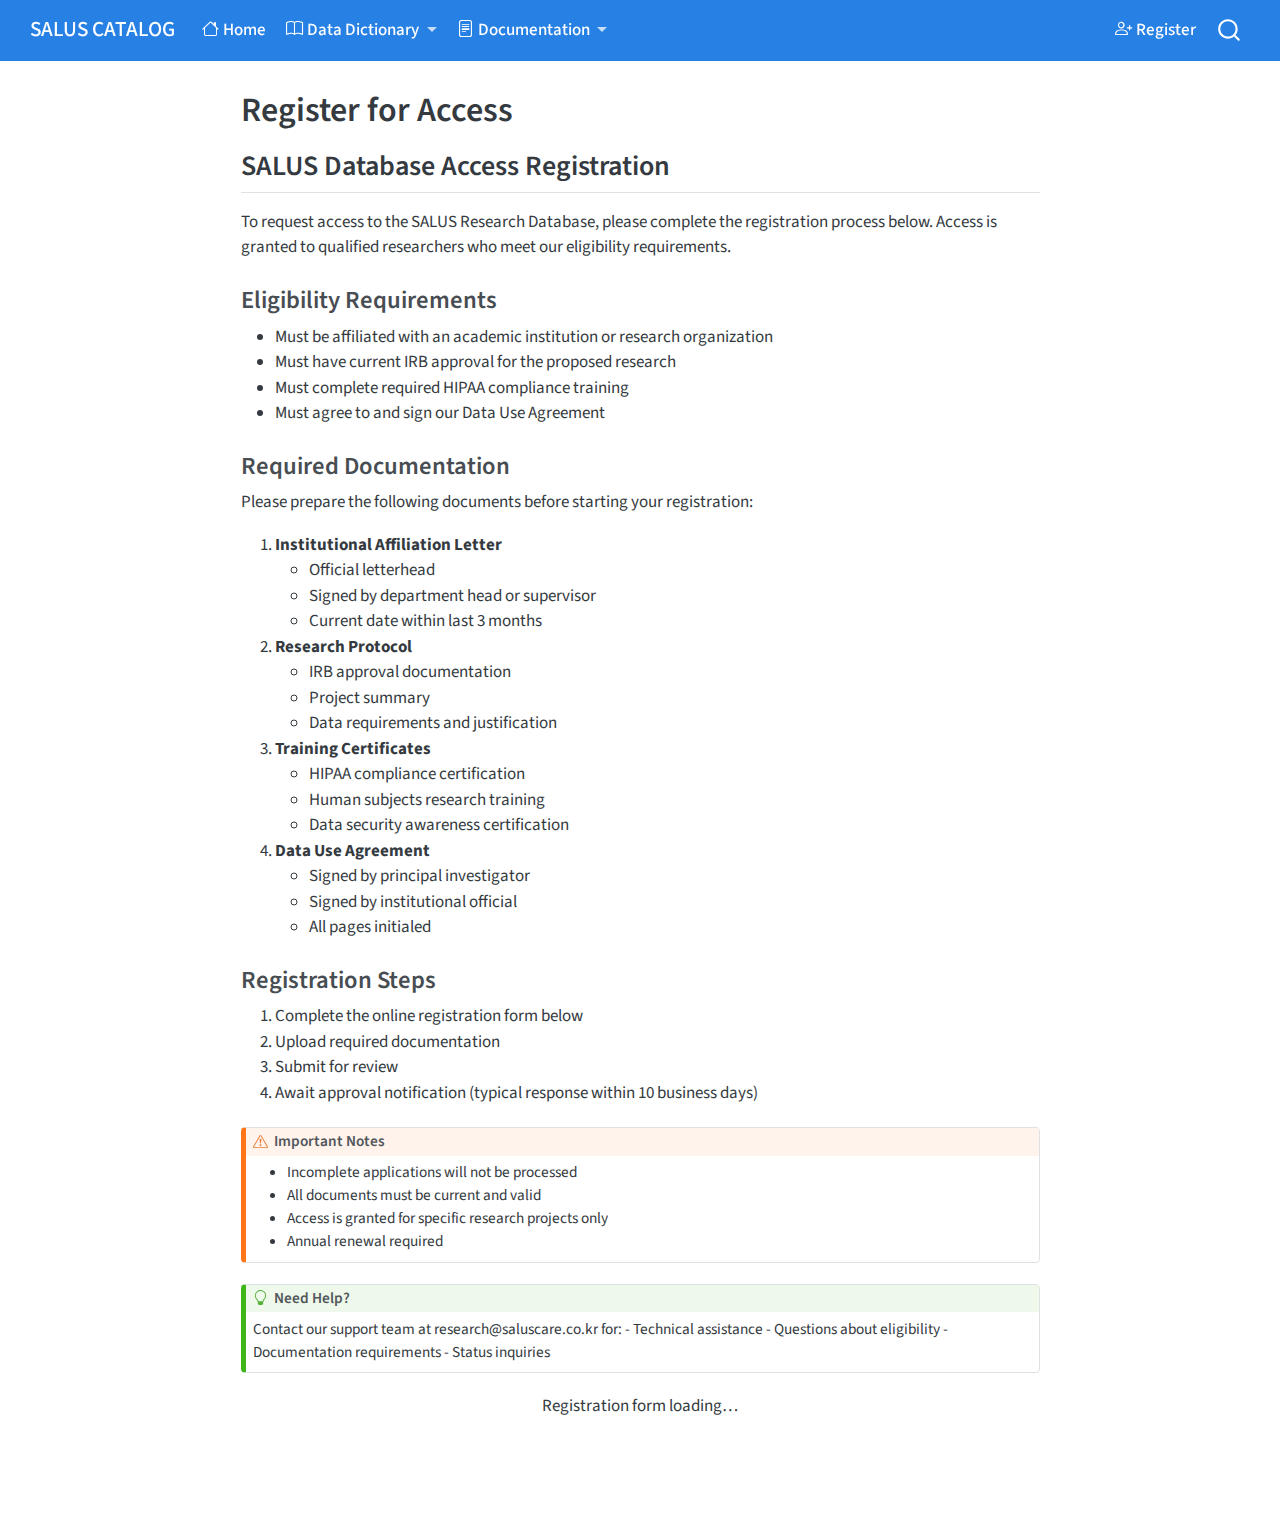
<file: docs/register.html>
<!DOCTYPE html>
<html xmlns="http://www.w3.org/1999/xhtml" lang="en" xml:lang="en"><head>

<meta charset="utf-8">
<meta name="generator" content="quarto-1.4.555">

<meta name="viewport" content="width=device-width, initial-scale=1.0, user-scalable=yes">


<title>SALUS CATALOG - Register for Access</title>
<style>
code{white-space: pre-wrap;}
span.smallcaps{font-variant: small-caps;}
div.columns{display: flex; gap: min(4vw, 1.5em);}
div.column{flex: auto; overflow-x: auto;}
div.hanging-indent{margin-left: 1.5em; text-indent: -1.5em;}
ul.task-list{list-style: none;}
ul.task-list li input[type="checkbox"] {
  width: 0.8em;
  margin: 0 0.8em 0.2em -1em; /* quarto-specific, see https://github.com/quarto-dev/quarto-cli/issues/4556 */ 
  vertical-align: middle;
}
</style>


<script src="site_libs/quarto-nav/quarto-nav.js"></script>
<script src="site_libs/quarto-nav/headroom.min.js"></script>
<script src="site_libs/clipboard/clipboard.min.js"></script>
<script src="site_libs/quarto-search/autocomplete.umd.js"></script>
<script src="site_libs/quarto-search/fuse.min.js"></script>
<script src="site_libs/quarto-search/quarto-search.js"></script>
<meta name="quarto:offset" content="./">
<script src="site_libs/quarto-html/quarto.js"></script>
<script src="site_libs/quarto-html/popper.min.js"></script>
<script src="site_libs/quarto-html/tippy.umd.min.js"></script>
<script src="site_libs/quarto-html/anchor.min.js"></script>
<link href="site_libs/quarto-html/tippy.css" rel="stylesheet">
<link href="site_libs/quarto-html/quarto-syntax-highlighting.css" rel="stylesheet" id="quarto-text-highlighting-styles">
<script src="site_libs/bootstrap/bootstrap.min.js"></script>
<link href="site_libs/bootstrap/bootstrap-icons.css" rel="stylesheet">
<link href="site_libs/bootstrap/bootstrap.min.css" rel="stylesheet" id="quarto-bootstrap" data-mode="light">
<script id="quarto-search-options" type="application/json">{
  "location": "navbar",
  "copy-button": false,
  "collapse-after": 3,
  "panel-placement": "end",
  "type": "overlay",
  "limit": 50,
  "keyboard-shortcut": [
    "f",
    "/",
    "s"
  ],
  "show-item-context": false,
  "language": {
    "search-no-results-text": "No results",
    "search-matching-documents-text": "matching documents",
    "search-copy-link-title": "Copy link to search",
    "search-hide-matches-text": "Hide additional matches",
    "search-more-match-text": "more match in this document",
    "search-more-matches-text": "more matches in this document",
    "search-clear-button-title": "Clear",
    "search-text-placeholder": "",
    "search-detached-cancel-button-title": "Cancel",
    "search-submit-button-title": "Submit",
    "search-label": "Search"
  }
}</script>
<script src="js/site.js"></script>


<link rel="stylesheet" href="styles.css">
</head>

<body class="nav-fixed fullcontent">

<div id="quarto-search-results"></div>
  <header id="quarto-header" class="headroom fixed-top">
    <nav class="navbar navbar-expand-lg " data-bs-theme="dark">
      <div class="navbar-container container-fluid">
      <div class="navbar-brand-container mx-auto">
    <a class="navbar-brand" href="./index.html">
    <span class="navbar-title">SALUS CATALOG</span>
    </a>
  </div>
            <div id="quarto-search" class="" title="Search"></div>
          <button class="navbar-toggler" type="button" data-bs-toggle="collapse" data-bs-target="#navbarCollapse" aria-controls="navbarCollapse" aria-expanded="false" aria-label="Toggle navigation" onclick="if (window.quartoToggleHeadroom) { window.quartoToggleHeadroom(); }">
  <span class="navbar-toggler-icon"></span>
</button>
          <div class="collapse navbar-collapse" id="navbarCollapse">
            <ul class="navbar-nav navbar-nav-scroll me-auto">
  <li class="nav-item">
    <a class="nav-link" href="./index.html"> <i class="bi bi-house" role="img">
</i> 
<span class="menu-text">Home</span></a>
  </li>  
  <li class="nav-item dropdown ">
    <a class="nav-link dropdown-toggle" href="#" id="nav-menu-data-dictionary" role="button" data-bs-toggle="dropdown" aria-expanded="false">
      <i class="bi bi-book" role="img">
</i> 
 <span class="menu-text">Data Dictionary</span>
    </a>
    <ul class="dropdown-menu" aria-labelledby="nav-menu-data-dictionary">    
        <li>
    <a class="dropdown-item" href="./tables.html">
 <span class="dropdown-text">Tables Overview</span></a>
  </li>  
        <li>
    <a class="dropdown-item" href="./variables.html">
 <span class="dropdown-text">Variables</span></a>
  </li>  
    </ul>
  </li>
  <li class="nav-item dropdown ">
    <a class="nav-link dropdown-toggle" href="#" id="nav-menu-documentation" role="button" data-bs-toggle="dropdown" aria-expanded="false">
      <i class="bi bi-file-text" role="img">
</i> 
 <span class="menu-text">Documentation</span>
    </a>
    <ul class="dropdown-menu" aria-labelledby="nav-menu-documentation">    
        <li>
    <a class="dropdown-item" href="./guidelines.html">
 <span class="dropdown-text">Usage Guidelines</span></a>
  </li>  
        <li>
    <a class="dropdown-item" href="./cleaning.html">
 <span class="dropdown-text">Data Cleaning Process</span></a>
  </li>  
    </ul>
  </li>
</ul>
            <ul class="navbar-nav navbar-nav-scroll ms-auto">
  <li class="nav-item">
    <a class="nav-link active" href="./register.html" aria-current="page"> <i class="bi bi-person-plus" role="img">
</i> 
<span class="menu-text">Register</span></a>
  </li>  
</ul>
          </div> <!-- /navcollapse -->
          <div class="quarto-navbar-tools">
</div>
      </div> <!-- /container-fluid -->
    </nav>
</header>
<!-- content -->
<div id="quarto-content" class="quarto-container page-columns page-rows-contents page-layout-article page-navbar">
<!-- sidebar -->
<!-- margin-sidebar -->
    
<!-- main -->
<main class="content" id="quarto-document-content">

<header id="title-block-header" class="quarto-title-block default">
<div class="quarto-title">
<h1 class="title">Register for Access</h1>
</div>



<div class="quarto-title-meta">

    
  
    
  </div>
  


</header>


<section id="salus-database-access-registration" class="level2">
<h2 class="anchored" data-anchor-id="salus-database-access-registration">SALUS Database Access Registration</h2>
<p>To request access to the SALUS Research Database, please complete the registration process below. Access is granted to qualified researchers who meet our eligibility requirements.</p>
<section id="eligibility-requirements" class="level3">
<h3 class="anchored" data-anchor-id="eligibility-requirements">Eligibility Requirements</h3>
<ul>
<li>Must be affiliated with an academic institution or research organization</li>
<li>Must have current IRB approval for the proposed research</li>
<li>Must complete required HIPAA compliance training</li>
<li>Must agree to and sign our Data Use Agreement</li>
</ul>
</section>
<section id="required-documentation" class="level3">
<h3 class="anchored" data-anchor-id="required-documentation">Required Documentation</h3>
<p>Please prepare the following documents before starting your registration:</p>
<ol type="1">
<li><strong>Institutional Affiliation Letter</strong>
<ul>
<li>Official letterhead</li>
<li>Signed by department head or supervisor</li>
<li>Current date within last 3 months</li>
</ul></li>
<li><strong>Research Protocol</strong>
<ul>
<li>IRB approval documentation</li>
<li>Project summary</li>
<li>Data requirements and justification</li>
</ul></li>
<li><strong>Training Certificates</strong>
<ul>
<li>HIPAA compliance certification</li>
<li>Human subjects research training</li>
<li>Data security awareness certification</li>
</ul></li>
<li><strong>Data Use Agreement</strong>
<ul>
<li>Signed by principal investigator</li>
<li>Signed by institutional official</li>
<li>All pages initialed</li>
</ul></li>
</ol>
</section>
<section id="registration-steps" class="level3">
<h3 class="anchored" data-anchor-id="registration-steps">Registration Steps</h3>
<ol type="1">
<li>Complete the online registration form below</li>
<li>Upload required documentation</li>
<li>Submit for review</li>
<li>Await approval notification (typical response within 10 business days)</li>
</ol>
<div class="callout callout-style-default callout-warning callout-titled">
<div class="callout-header d-flex align-content-center">
<div class="callout-icon-container">
<i class="callout-icon"></i>
</div>
<div class="callout-title-container flex-fill">
Important Notes
</div>
</div>
<div class="callout-body-container callout-body">
<ul>
<li>Incomplete applications will not be processed</li>
<li>All documents must be current and valid</li>
<li>Access is granted for specific research projects only</li>
<li>Annual renewal required</li>
</ul>
</div>
</div>
<div class="callout callout-style-default callout-tip callout-titled">
<div class="callout-header d-flex align-content-center">
<div class="callout-icon-container">
<i class="callout-icon"></i>
</div>
<div class="callout-title-container flex-fill">
Need Help?
</div>
</div>
<div class="callout-body-container callout-body">
<p>Contact our support team at research@saluscare.co.kr for: - Technical assistance - Questions about eligibility - Documentation requirements - Status inquiries</p>
</div>
</div>
<!-- Registration form will be embedded here -->
<div id="registration-form">
<p class="text-center">
Registration form loading…
</p>
</div>


</section>
</section>

</main> <!-- /main -->
<script id="quarto-html-after-body" type="application/javascript">
window.document.addEventListener("DOMContentLoaded", function (event) {
  const toggleBodyColorMode = (bsSheetEl) => {
    const mode = bsSheetEl.getAttribute("data-mode");
    const bodyEl = window.document.querySelector("body");
    if (mode === "dark") {
      bodyEl.classList.add("quarto-dark");
      bodyEl.classList.remove("quarto-light");
    } else {
      bodyEl.classList.add("quarto-light");
      bodyEl.classList.remove("quarto-dark");
    }
  }
  const toggleBodyColorPrimary = () => {
    const bsSheetEl = window.document.querySelector("link#quarto-bootstrap");
    if (bsSheetEl) {
      toggleBodyColorMode(bsSheetEl);
    }
  }
  toggleBodyColorPrimary();  
  const icon = "";
  const anchorJS = new window.AnchorJS();
  anchorJS.options = {
    placement: 'right',
    icon: icon
  };
  anchorJS.add('.anchored');
  const isCodeAnnotation = (el) => {
    for (const clz of el.classList) {
      if (clz.startsWith('code-annotation-')) {                     
        return true;
      }
    }
    return false;
  }
  const clipboard = new window.ClipboardJS('.code-copy-button', {
    text: function(trigger) {
      const codeEl = trigger.previousElementSibling.cloneNode(true);
      for (const childEl of codeEl.children) {
        if (isCodeAnnotation(childEl)) {
          childEl.remove();
        }
      }
      return codeEl.innerText;
    }
  });
  clipboard.on('success', function(e) {
    // button target
    const button = e.trigger;
    // don't keep focus
    button.blur();
    // flash "checked"
    button.classList.add('code-copy-button-checked');
    var currentTitle = button.getAttribute("title");
    button.setAttribute("title", "Copied!");
    let tooltip;
    if (window.bootstrap) {
      button.setAttribute("data-bs-toggle", "tooltip");
      button.setAttribute("data-bs-placement", "left");
      button.setAttribute("data-bs-title", "Copied!");
      tooltip = new bootstrap.Tooltip(button, 
        { trigger: "manual", 
          customClass: "code-copy-button-tooltip",
          offset: [0, -8]});
      tooltip.show();    
    }
    setTimeout(function() {
      if (tooltip) {
        tooltip.hide();
        button.removeAttribute("data-bs-title");
        button.removeAttribute("data-bs-toggle");
        button.removeAttribute("data-bs-placement");
      }
      button.setAttribute("title", currentTitle);
      button.classList.remove('code-copy-button-checked');
    }, 1000);
    // clear code selection
    e.clearSelection();
  });
    var localhostRegex = new RegExp(/^(?:http|https):\/\/localhost\:?[0-9]*\//);
    var mailtoRegex = new RegExp(/^mailto:/);
      var filterRegex = new RegExp('/' + window.location.host + '/');
    var isInternal = (href) => {
        return filterRegex.test(href) || localhostRegex.test(href) || mailtoRegex.test(href);
    }
    // Inspect non-navigation links and adorn them if external
 	var links = window.document.querySelectorAll('a[href]:not(.nav-link):not(.navbar-brand):not(.toc-action):not(.sidebar-link):not(.sidebar-item-toggle):not(.pagination-link):not(.no-external):not([aria-hidden]):not(.dropdown-item):not(.quarto-navigation-tool)');
    for (var i=0; i<links.length; i++) {
      const link = links[i];
      if (!isInternal(link.href)) {
        // undo the damage that might have been done by quarto-nav.js in the case of
        // links that we want to consider external
        if (link.dataset.originalHref !== undefined) {
          link.href = link.dataset.originalHref;
        }
      }
    }
  function tippyHover(el, contentFn, onTriggerFn, onUntriggerFn) {
    const config = {
      allowHTML: true,
      maxWidth: 500,
      delay: 100,
      arrow: false,
      appendTo: function(el) {
          return el.parentElement;
      },
      interactive: true,
      interactiveBorder: 10,
      theme: 'quarto',
      placement: 'bottom-start',
    };
    if (contentFn) {
      config.content = contentFn;
    }
    if (onTriggerFn) {
      config.onTrigger = onTriggerFn;
    }
    if (onUntriggerFn) {
      config.onUntrigger = onUntriggerFn;
    }
    window.tippy(el, config); 
  }
  const noterefs = window.document.querySelectorAll('a[role="doc-noteref"]');
  for (var i=0; i<noterefs.length; i++) {
    const ref = noterefs[i];
    tippyHover(ref, function() {
      // use id or data attribute instead here
      let href = ref.getAttribute('data-footnote-href') || ref.getAttribute('href');
      try { href = new URL(href).hash; } catch {}
      const id = href.replace(/^#\/?/, "");
      const note = window.document.getElementById(id);
      if (note) {
        return note.innerHTML;
      } else {
        return "";
      }
    });
  }
  const xrefs = window.document.querySelectorAll('a.quarto-xref');
  const processXRef = (id, note) => {
    // Strip column container classes
    const stripColumnClz = (el) => {
      el.classList.remove("page-full", "page-columns");
      if (el.children) {
        for (const child of el.children) {
          stripColumnClz(child);
        }
      }
    }
    stripColumnClz(note)
    if (id === null || id.startsWith('sec-')) {
      // Special case sections, only their first couple elements
      const container = document.createElement("div");
      if (note.children && note.children.length > 2) {
        container.appendChild(note.children[0].cloneNode(true));
        for (let i = 1; i < note.children.length; i++) {
          const child = note.children[i];
          if (child.tagName === "P" && child.innerText === "") {
            continue;
          } else {
            container.appendChild(child.cloneNode(true));
            break;
          }
        }
        if (window.Quarto?.typesetMath) {
          window.Quarto.typesetMath(container);
        }
        return container.innerHTML
      } else {
        if (window.Quarto?.typesetMath) {
          window.Quarto.typesetMath(note);
        }
        return note.innerHTML;
      }
    } else {
      // Remove any anchor links if they are present
      const anchorLink = note.querySelector('a.anchorjs-link');
      if (anchorLink) {
        anchorLink.remove();
      }
      if (window.Quarto?.typesetMath) {
        window.Quarto.typesetMath(note);
      }
      // TODO in 1.5, we should make sure this works without a callout special case
      if (note.classList.contains("callout")) {
        return note.outerHTML;
      } else {
        return note.innerHTML;
      }
    }
  }
  for (var i=0; i<xrefs.length; i++) {
    const xref = xrefs[i];
    tippyHover(xref, undefined, function(instance) {
      instance.disable();
      let url = xref.getAttribute('href');
      let hash = undefined; 
      if (url.startsWith('#')) {
        hash = url;
      } else {
        try { hash = new URL(url).hash; } catch {}
      }
      if (hash) {
        const id = hash.replace(/^#\/?/, "");
        const note = window.document.getElementById(id);
        if (note !== null) {
          try {
            const html = processXRef(id, note.cloneNode(true));
            instance.setContent(html);
          } finally {
            instance.enable();
            instance.show();
          }
        } else {
          // See if we can fetch this
          fetch(url.split('#')[0])
          .then(res => res.text())
          .then(html => {
            const parser = new DOMParser();
            const htmlDoc = parser.parseFromString(html, "text/html");
            const note = htmlDoc.getElementById(id);
            if (note !== null) {
              const html = processXRef(id, note);
              instance.setContent(html);
            } 
          }).finally(() => {
            instance.enable();
            instance.show();
          });
        }
      } else {
        // See if we can fetch a full url (with no hash to target)
        // This is a special case and we should probably do some content thinning / targeting
        fetch(url)
        .then(res => res.text())
        .then(html => {
          const parser = new DOMParser();
          const htmlDoc = parser.parseFromString(html, "text/html");
          const note = htmlDoc.querySelector('main.content');
          if (note !== null) {
            // This should only happen for chapter cross references
            // (since there is no id in the URL)
            // remove the first header
            if (note.children.length > 0 && note.children[0].tagName === "HEADER") {
              note.children[0].remove();
            }
            const html = processXRef(null, note);
            instance.setContent(html);
          } 
        }).finally(() => {
          instance.enable();
          instance.show();
        });
      }
    }, function(instance) {
    });
  }
      let selectedAnnoteEl;
      const selectorForAnnotation = ( cell, annotation) => {
        let cellAttr = 'data-code-cell="' + cell + '"';
        let lineAttr = 'data-code-annotation="' +  annotation + '"';
        const selector = 'span[' + cellAttr + '][' + lineAttr + ']';
        return selector;
      }
      const selectCodeLines = (annoteEl) => {
        const doc = window.document;
        const targetCell = annoteEl.getAttribute("data-target-cell");
        const targetAnnotation = annoteEl.getAttribute("data-target-annotation");
        const annoteSpan = window.document.querySelector(selectorForAnnotation(targetCell, targetAnnotation));
        const lines = annoteSpan.getAttribute("data-code-lines").split(",");
        const lineIds = lines.map((line) => {
          return targetCell + "-" + line;
        })
        let top = null;
        let height = null;
        let parent = null;
        if (lineIds.length > 0) {
            //compute the position of the single el (top and bottom and make a div)
            const el = window.document.getElementById(lineIds[0]);
            top = el.offsetTop;
            height = el.offsetHeight;
            parent = el.parentElement.parentElement;
          if (lineIds.length > 1) {
            const lastEl = window.document.getElementById(lineIds[lineIds.length - 1]);
            const bottom = lastEl.offsetTop + lastEl.offsetHeight;
            height = bottom - top;
          }
          if (top !== null && height !== null && parent !== null) {
            // cook up a div (if necessary) and position it 
            let div = window.document.getElementById("code-annotation-line-highlight");
            if (div === null) {
              div = window.document.createElement("div");
              div.setAttribute("id", "code-annotation-line-highlight");
              div.style.position = 'absolute';
              parent.appendChild(div);
            }
            div.style.top = top - 2 + "px";
            div.style.height = height + 4 + "px";
            div.style.left = 0;
            let gutterDiv = window.document.getElementById("code-annotation-line-highlight-gutter");
            if (gutterDiv === null) {
              gutterDiv = window.document.createElement("div");
              gutterDiv.setAttribute("id", "code-annotation-line-highlight-gutter");
              gutterDiv.style.position = 'absolute';
              const codeCell = window.document.getElementById(targetCell);
              const gutter = codeCell.querySelector('.code-annotation-gutter');
              gutter.appendChild(gutterDiv);
            }
            gutterDiv.style.top = top - 2 + "px";
            gutterDiv.style.height = height + 4 + "px";
          }
          selectedAnnoteEl = annoteEl;
        }
      };
      const unselectCodeLines = () => {
        const elementsIds = ["code-annotation-line-highlight", "code-annotation-line-highlight-gutter"];
        elementsIds.forEach((elId) => {
          const div = window.document.getElementById(elId);
          if (div) {
            div.remove();
          }
        });
        selectedAnnoteEl = undefined;
      };
        // Handle positioning of the toggle
    window.addEventListener(
      "resize",
      throttle(() => {
        elRect = undefined;
        if (selectedAnnoteEl) {
          selectCodeLines(selectedAnnoteEl);
        }
      }, 10)
    );
    function throttle(fn, ms) {
    let throttle = false;
    let timer;
      return (...args) => {
        if(!throttle) { // first call gets through
            fn.apply(this, args);
            throttle = true;
        } else { // all the others get throttled
            if(timer) clearTimeout(timer); // cancel #2
            timer = setTimeout(() => {
              fn.apply(this, args);
              timer = throttle = false;
            }, ms);
        }
      };
    }
      // Attach click handler to the DT
      const annoteDls = window.document.querySelectorAll('dt[data-target-cell]');
      for (const annoteDlNode of annoteDls) {
        annoteDlNode.addEventListener('click', (event) => {
          const clickedEl = event.target;
          if (clickedEl !== selectedAnnoteEl) {
            unselectCodeLines();
            const activeEl = window.document.querySelector('dt[data-target-cell].code-annotation-active');
            if (activeEl) {
              activeEl.classList.remove('code-annotation-active');
            }
            selectCodeLines(clickedEl);
            clickedEl.classList.add('code-annotation-active');
          } else {
            // Unselect the line
            unselectCodeLines();
            clickedEl.classList.remove('code-annotation-active');
          }
        });
      }
  const findCites = (el) => {
    const parentEl = el.parentElement;
    if (parentEl) {
      const cites = parentEl.dataset.cites;
      if (cites) {
        return {
          el,
          cites: cites.split(' ')
        };
      } else {
        return findCites(el.parentElement)
      }
    } else {
      return undefined;
    }
  };
  var bibliorefs = window.document.querySelectorAll('a[role="doc-biblioref"]');
  for (var i=0; i<bibliorefs.length; i++) {
    const ref = bibliorefs[i];
    const citeInfo = findCites(ref);
    if (citeInfo) {
      tippyHover(citeInfo.el, function() {
        var popup = window.document.createElement('div');
        citeInfo.cites.forEach(function(cite) {
          var citeDiv = window.document.createElement('div');
          citeDiv.classList.add('hanging-indent');
          citeDiv.classList.add('csl-entry');
          var biblioDiv = window.document.getElementById('ref-' + cite);
          if (biblioDiv) {
            citeDiv.innerHTML = biblioDiv.innerHTML;
          }
          popup.appendChild(citeDiv);
        });
        return popup.innerHTML;
      });
    }
  }
});
</script>
</div> <!-- /content -->




</body></html>
</file>
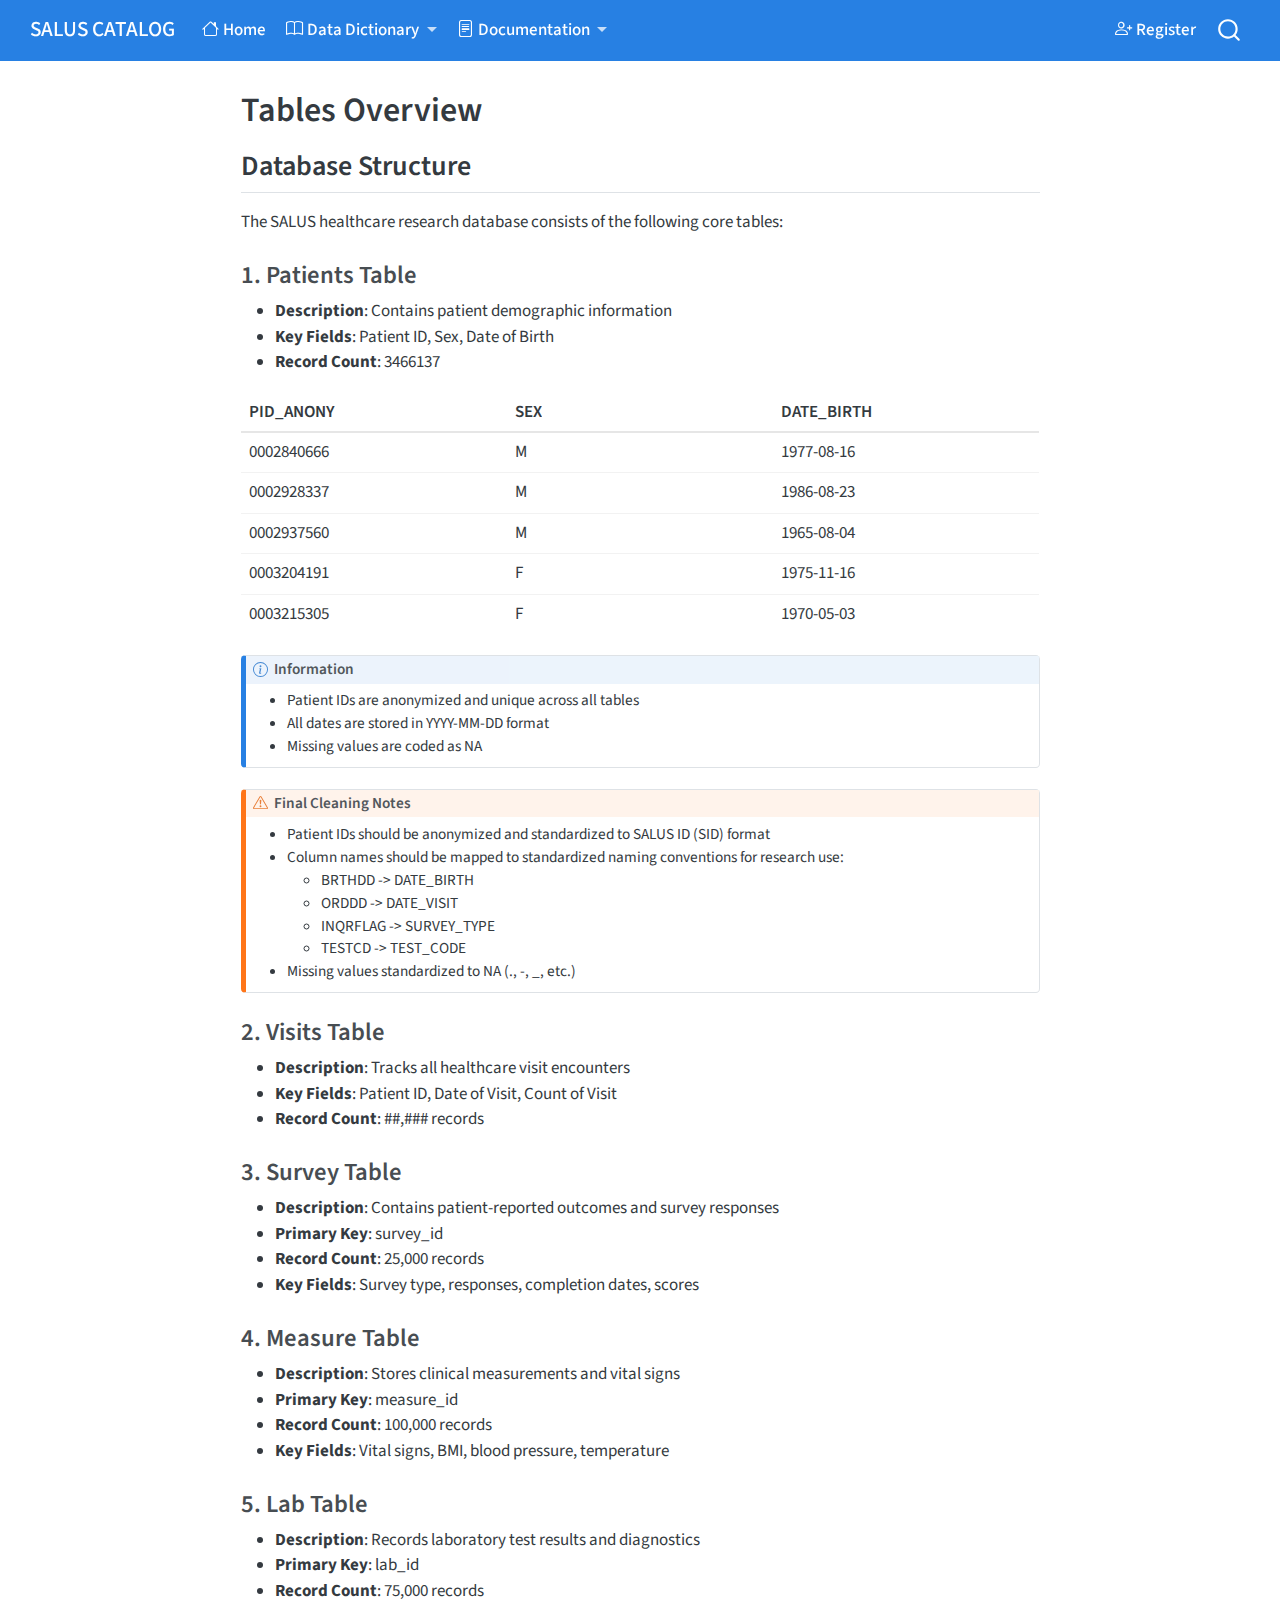
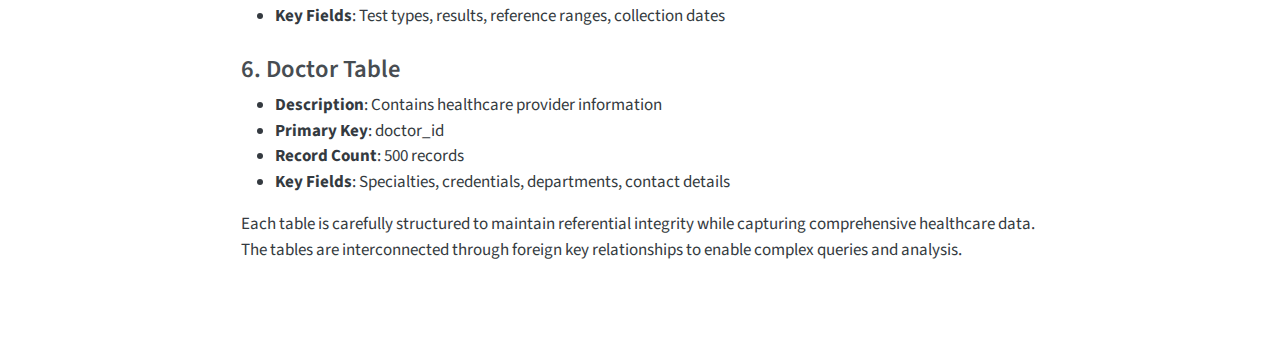
<file: docs/tables.html>
<!DOCTYPE html>
<html xmlns="http://www.w3.org/1999/xhtml" lang="en" xml:lang="en"><head>

<meta charset="utf-8">
<meta name="generator" content="quarto-1.4.555">

<meta name="viewport" content="width=device-width, initial-scale=1.0, user-scalable=yes">


<title>SALUS CATALOG - Tables Overview</title>
<style>
code{white-space: pre-wrap;}
span.smallcaps{font-variant: small-caps;}
div.columns{display: flex; gap: min(4vw, 1.5em);}
div.column{flex: auto; overflow-x: auto;}
div.hanging-indent{margin-left: 1.5em; text-indent: -1.5em;}
ul.task-list{list-style: none;}
ul.task-list li input[type="checkbox"] {
  width: 0.8em;
  margin: 0 0.8em 0.2em -1em; /* quarto-specific, see https://github.com/quarto-dev/quarto-cli/issues/4556 */ 
  vertical-align: middle;
}
</style>


<script src="site_libs/quarto-nav/quarto-nav.js"></script>
<script src="site_libs/quarto-nav/headroom.min.js"></script>
<script src="site_libs/clipboard/clipboard.min.js"></script>
<script src="site_libs/quarto-search/autocomplete.umd.js"></script>
<script src="site_libs/quarto-search/fuse.min.js"></script>
<script src="site_libs/quarto-search/quarto-search.js"></script>
<meta name="quarto:offset" content="./">
<script src="site_libs/quarto-html/quarto.js"></script>
<script src="site_libs/quarto-html/popper.min.js"></script>
<script src="site_libs/quarto-html/tippy.umd.min.js"></script>
<script src="site_libs/quarto-html/anchor.min.js"></script>
<link href="site_libs/quarto-html/tippy.css" rel="stylesheet">
<link href="site_libs/quarto-html/quarto-syntax-highlighting.css" rel="stylesheet" id="quarto-text-highlighting-styles">
<script src="site_libs/bootstrap/bootstrap.min.js"></script>
<link href="site_libs/bootstrap/bootstrap-icons.css" rel="stylesheet">
<link href="site_libs/bootstrap/bootstrap.min.css" rel="stylesheet" id="quarto-bootstrap" data-mode="light">
<script id="quarto-search-options" type="application/json">{
  "location": "navbar",
  "copy-button": false,
  "collapse-after": 3,
  "panel-placement": "end",
  "type": "overlay",
  "limit": 50,
  "keyboard-shortcut": [
    "f",
    "/",
    "s"
  ],
  "show-item-context": false,
  "language": {
    "search-no-results-text": "No results",
    "search-matching-documents-text": "matching documents",
    "search-copy-link-title": "Copy link to search",
    "search-hide-matches-text": "Hide additional matches",
    "search-more-match-text": "more match in this document",
    "search-more-matches-text": "more matches in this document",
    "search-clear-button-title": "Clear",
    "search-text-placeholder": "",
    "search-detached-cancel-button-title": "Cancel",
    "search-submit-button-title": "Submit",
    "search-label": "Search"
  }
}</script>
<script src="site_libs/core-js-2.5.3/shim.min.js"></script>
<script src="site_libs/react-18.2.0/react.min.js"></script>
<script src="site_libs/react-18.2.0/react-dom.min.js"></script>
<script src="site_libs/reactwidget-2.0.0/react-tools.umd.cjs"></script>
<link href="site_libs/htmltools-fill-0.5.8.1/fill.css" rel="stylesheet">
<script src="site_libs/htmlwidgets-1.6.4/htmlwidgets.js"></script>
<link href="site_libs/reactable-0.4.4/reactable.css" rel="stylesheet">
<script src="site_libs/reactable-binding-0.4.4/reactable.js"></script>
<script src="js/site.js"></script>


<link rel="stylesheet" href="styles.css">
</head>

<body class="nav-fixed fullcontent">

<div id="quarto-search-results"></div>
  <header id="quarto-header" class="headroom fixed-top">
    <nav class="navbar navbar-expand-lg " data-bs-theme="dark">
      <div class="navbar-container container-fluid">
      <div class="navbar-brand-container mx-auto">
    <a class="navbar-brand" href="./index.html">
    <span class="navbar-title">SALUS CATALOG</span>
    </a>
  </div>
            <div id="quarto-search" class="" title="Search"></div>
          <button class="navbar-toggler" type="button" data-bs-toggle="collapse" data-bs-target="#navbarCollapse" aria-controls="navbarCollapse" aria-expanded="false" aria-label="Toggle navigation" onclick="if (window.quartoToggleHeadroom) { window.quartoToggleHeadroom(); }">
  <span class="navbar-toggler-icon"></span>
</button>
          <div class="collapse navbar-collapse" id="navbarCollapse">
            <ul class="navbar-nav navbar-nav-scroll me-auto">
  <li class="nav-item">
    <a class="nav-link" href="./index.html"> <i class="bi bi-house" role="img">
</i> 
<span class="menu-text">Home</span></a>
  </li>  
  <li class="nav-item dropdown ">
    <a class="nav-link dropdown-toggle" href="#" id="nav-menu-data-dictionary" role="button" data-bs-toggle="dropdown" aria-expanded="false">
      <i class="bi bi-book" role="img">
</i> 
 <span class="menu-text">Data Dictionary</span>
    </a>
    <ul class="dropdown-menu" aria-labelledby="nav-menu-data-dictionary">    
        <li>
    <a class="dropdown-item" href="./tables.html">
 <span class="dropdown-text">Tables Overview</span></a>
  </li>  
        <li>
    <a class="dropdown-item" href="./variables.html">
 <span class="dropdown-text">Variables</span></a>
  </li>  
    </ul>
  </li>
  <li class="nav-item dropdown ">
    <a class="nav-link dropdown-toggle" href="#" id="nav-menu-documentation" role="button" data-bs-toggle="dropdown" aria-expanded="false">
      <i class="bi bi-file-text" role="img">
</i> 
 <span class="menu-text">Documentation</span>
    </a>
    <ul class="dropdown-menu" aria-labelledby="nav-menu-documentation">    
        <li>
    <a class="dropdown-item" href="./guidelines.html">
 <span class="dropdown-text">Usage Guidelines</span></a>
  </li>  
        <li>
    <a class="dropdown-item" href="./cleaning.html">
 <span class="dropdown-text">Data Cleaning Process</span></a>
  </li>  
    </ul>
  </li>
</ul>
            <ul class="navbar-nav navbar-nav-scroll ms-auto">
  <li class="nav-item">
    <a class="nav-link" href="./register.html"> <i class="bi bi-person-plus" role="img">
</i> 
<span class="menu-text">Register</span></a>
  </li>  
</ul>
          </div> <!-- /navcollapse -->
          <div class="quarto-navbar-tools">
</div>
      </div> <!-- /container-fluid -->
    </nav>
</header>
<!-- content -->
<div id="quarto-content" class="quarto-container page-columns page-rows-contents page-layout-article page-navbar">
<!-- sidebar -->
<!-- margin-sidebar -->
    
<!-- main -->
<main class="content" id="quarto-document-content">

<header id="title-block-header" class="quarto-title-block default">
<div class="quarto-title">
<h1 class="title">Tables Overview</h1>
</div>



<div class="quarto-title-meta">

    
  
    
  </div>
  


</header>


<section id="database-structure" class="level2">
<h2 class="anchored" data-anchor-id="database-structure">Database Structure</h2>
<p>The SALUS healthcare research database consists of the following core tables:</p>
<section id="patients-table" class="level3">
<h3 class="anchored" data-anchor-id="patients-table">1. Patients Table</h3>
<ul>
<li><strong>Description</strong>: Contains patient demographic information</li>
<li><strong>Key Fields</strong>: Patient ID, Sex, Date of Birth</li>
<li><strong>Record Count</strong>: 3466137</li>
</ul>
<div class="cell">
<div class="cell-output-display">
<div class="reactable html-widget html-fill-item" id="htmlwidget-53cd71043c6bf13384b1" style="width:auto;height:auto;"></div>
<script type="application/json" data-for="htmlwidget-53cd71043c6bf13384b1">{"x":{"tag":{"name":"Reactable","attribs":{"data":{"PID_ANONY":["0002840666","0002928337","0002937560","0003204191","0003215305"],"SEX":["M","M","M","F","F"],"DATE_BIRTH":["1977-08-16","1986-08-23","1965-08-04","1975-11-16","1970-05-03"]},"columns":[{"id":"PID_ANONY","name":"PID_ANONY","type":"character"},{"id":"SEX","name":"SEX","type":"character"},{"id":"DATE_BIRTH","name":"DATE_BIRTH","type":"Date"}],"dataKey":"2144f5dcbf3a2f9e3ad944318c90e026"},"children":[]},"class":"reactR_markup"},"evals":[],"jsHooks":[]}</script>
</div>
</div>
<div class="callout callout-style-default callout-note callout-titled">
<div class="callout-header d-flex align-content-center">
<div class="callout-icon-container">
<i class="callout-icon"></i>
</div>
<div class="callout-title-container flex-fill">
Information
</div>
</div>
<div class="callout-body-container callout-body">
<ul>
<li>Patient IDs are anonymized and unique across all tables</li>
<li>All dates are stored in YYYY-MM-DD format</li>
<li>Missing values are coded as NA</li>
</ul>
</div>
</div>
<div class="callout callout-style-default callout-warning callout-titled">
<div class="callout-header d-flex align-content-center">
<div class="callout-icon-container">
<i class="callout-icon"></i>
</div>
<div class="callout-title-container flex-fill">
Final Cleaning Notes
</div>
</div>
<div class="callout-body-container callout-body">
<ul>
<li>Patient IDs should be anonymized and standardized to SALUS ID (SID) format</li>
<li>Column names should be mapped to standardized naming conventions for research use:
<ul>
<li>BRTHDD -&gt; DATE_BIRTH</li>
<li>ORDDD -&gt; DATE_VISIT</li>
<li>INQRFLAG -&gt; SURVEY_TYPE</li>
<li>TESTCD -&gt; TEST_CODE</li>
</ul></li>
<li>Missing values standardized to NA (., -, _, etc.)</li>
</ul>
</div>
</div>
</section>
<section id="visits-table" class="level3">
<h3 class="anchored" data-anchor-id="visits-table">2. Visits Table</h3>
<ul>
<li><strong>Description</strong>: Tracks all healthcare visit encounters</li>
<li><strong>Key Fields</strong>: Patient ID, Date of Visit, Count of Visit</li>
<li><strong>Record Count</strong>: ##,### records</li>
</ul>
</section>
<section id="survey-table" class="level3">
<h3 class="anchored" data-anchor-id="survey-table">3. Survey Table</h3>
<ul>
<li><strong>Description</strong>: Contains patient-reported outcomes and survey responses</li>
<li><strong>Primary Key</strong>: survey_id</li>
<li><strong>Record Count</strong>: 25,000 records</li>
<li><strong>Key Fields</strong>: Survey type, responses, completion dates, scores</li>
</ul>
</section>
<section id="measure-table" class="level3">
<h3 class="anchored" data-anchor-id="measure-table">4. Measure Table</h3>
<ul>
<li><strong>Description</strong>: Stores clinical measurements and vital signs</li>
<li><strong>Primary Key</strong>: measure_id</li>
<li><strong>Record Count</strong>: 100,000 records</li>
<li><strong>Key Fields</strong>: Vital signs, BMI, blood pressure, temperature</li>
</ul>
</section>
<section id="lab-table" class="level3">
<h3 class="anchored" data-anchor-id="lab-table">5. Lab Table</h3>
<ul>
<li><strong>Description</strong>: Records laboratory test results and diagnostics</li>
<li><strong>Primary Key</strong>: lab_id</li>
<li><strong>Record Count</strong>: 75,000 records</li>
<li><strong>Key Fields</strong>: Test types, results, reference ranges, collection dates</li>
</ul>
</section>
<section id="doctor-table" class="level3">
<h3 class="anchored" data-anchor-id="doctor-table">6. Doctor Table</h3>
<ul>
<li><strong>Description</strong>: Contains healthcare provider information</li>
<li><strong>Primary Key</strong>: doctor_id</li>
<li><strong>Record Count</strong>: 500 records</li>
<li><strong>Key Fields</strong>: Specialties, credentials, departments, contact details</li>
</ul>
<p>Each table is carefully structured to maintain referential integrity while capturing comprehensive healthcare data. The tables are interconnected through foreign key relationships to enable complex queries and analysis.</p>


</section>
</section>

</main> <!-- /main -->
<script id="quarto-html-after-body" type="application/javascript">
window.document.addEventListener("DOMContentLoaded", function (event) {
  const toggleBodyColorMode = (bsSheetEl) => {
    const mode = bsSheetEl.getAttribute("data-mode");
    const bodyEl = window.document.querySelector("body");
    if (mode === "dark") {
      bodyEl.classList.add("quarto-dark");
      bodyEl.classList.remove("quarto-light");
    } else {
      bodyEl.classList.add("quarto-light");
      bodyEl.classList.remove("quarto-dark");
    }
  }
  const toggleBodyColorPrimary = () => {
    const bsSheetEl = window.document.querySelector("link#quarto-bootstrap");
    if (bsSheetEl) {
      toggleBodyColorMode(bsSheetEl);
    }
  }
  toggleBodyColorPrimary();  
  const icon = "";
  const anchorJS = new window.AnchorJS();
  anchorJS.options = {
    placement: 'right',
    icon: icon
  };
  anchorJS.add('.anchored');
  const isCodeAnnotation = (el) => {
    for (const clz of el.classList) {
      if (clz.startsWith('code-annotation-')) {                     
        return true;
      }
    }
    return false;
  }
  const clipboard = new window.ClipboardJS('.code-copy-button', {
    text: function(trigger) {
      const codeEl = trigger.previousElementSibling.cloneNode(true);
      for (const childEl of codeEl.children) {
        if (isCodeAnnotation(childEl)) {
          childEl.remove();
        }
      }
      return codeEl.innerText;
    }
  });
  clipboard.on('success', function(e) {
    // button target
    const button = e.trigger;
    // don't keep focus
    button.blur();
    // flash "checked"
    button.classList.add('code-copy-button-checked');
    var currentTitle = button.getAttribute("title");
    button.setAttribute("title", "Copied!");
    let tooltip;
    if (window.bootstrap) {
      button.setAttribute("data-bs-toggle", "tooltip");
      button.setAttribute("data-bs-placement", "left");
      button.setAttribute("data-bs-title", "Copied!");
      tooltip = new bootstrap.Tooltip(button, 
        { trigger: "manual", 
          customClass: "code-copy-button-tooltip",
          offset: [0, -8]});
      tooltip.show();    
    }
    setTimeout(function() {
      if (tooltip) {
        tooltip.hide();
        button.removeAttribute("data-bs-title");
        button.removeAttribute("data-bs-toggle");
        button.removeAttribute("data-bs-placement");
      }
      button.setAttribute("title", currentTitle);
      button.classList.remove('code-copy-button-checked');
    }, 1000);
    // clear code selection
    e.clearSelection();
  });
    var localhostRegex = new RegExp(/^(?:http|https):\/\/localhost\:?[0-9]*\//);
    var mailtoRegex = new RegExp(/^mailto:/);
      var filterRegex = new RegExp('/' + window.location.host + '/');
    var isInternal = (href) => {
        return filterRegex.test(href) || localhostRegex.test(href) || mailtoRegex.test(href);
    }
    // Inspect non-navigation links and adorn them if external
 	var links = window.document.querySelectorAll('a[href]:not(.nav-link):not(.navbar-brand):not(.toc-action):not(.sidebar-link):not(.sidebar-item-toggle):not(.pagination-link):not(.no-external):not([aria-hidden]):not(.dropdown-item):not(.quarto-navigation-tool)');
    for (var i=0; i<links.length; i++) {
      const link = links[i];
      if (!isInternal(link.href)) {
        // undo the damage that might have been done by quarto-nav.js in the case of
        // links that we want to consider external
        if (link.dataset.originalHref !== undefined) {
          link.href = link.dataset.originalHref;
        }
      }
    }
  function tippyHover(el, contentFn, onTriggerFn, onUntriggerFn) {
    const config = {
      allowHTML: true,
      maxWidth: 500,
      delay: 100,
      arrow: false,
      appendTo: function(el) {
          return el.parentElement;
      },
      interactive: true,
      interactiveBorder: 10,
      theme: 'quarto',
      placement: 'bottom-start',
    };
    if (contentFn) {
      config.content = contentFn;
    }
    if (onTriggerFn) {
      config.onTrigger = onTriggerFn;
    }
    if (onUntriggerFn) {
      config.onUntrigger = onUntriggerFn;
    }
    window.tippy(el, config); 
  }
  const noterefs = window.document.querySelectorAll('a[role="doc-noteref"]');
  for (var i=0; i<noterefs.length; i++) {
    const ref = noterefs[i];
    tippyHover(ref, function() {
      // use id or data attribute instead here
      let href = ref.getAttribute('data-footnote-href') || ref.getAttribute('href');
      try { href = new URL(href).hash; } catch {}
      const id = href.replace(/^#\/?/, "");
      const note = window.document.getElementById(id);
      if (note) {
        return note.innerHTML;
      } else {
        return "";
      }
    });
  }
  const xrefs = window.document.querySelectorAll('a.quarto-xref');
  const processXRef = (id, note) => {
    // Strip column container classes
    const stripColumnClz = (el) => {
      el.classList.remove("page-full", "page-columns");
      if (el.children) {
        for (const child of el.children) {
          stripColumnClz(child);
        }
      }
    }
    stripColumnClz(note)
    if (id === null || id.startsWith('sec-')) {
      // Special case sections, only their first couple elements
      const container = document.createElement("div");
      if (note.children && note.children.length > 2) {
        container.appendChild(note.children[0].cloneNode(true));
        for (let i = 1; i < note.children.length; i++) {
          const child = note.children[i];
          if (child.tagName === "P" && child.innerText === "") {
            continue;
          } else {
            container.appendChild(child.cloneNode(true));
            break;
          }
        }
        if (window.Quarto?.typesetMath) {
          window.Quarto.typesetMath(container);
        }
        return container.innerHTML
      } else {
        if (window.Quarto?.typesetMath) {
          window.Quarto.typesetMath(note);
        }
        return note.innerHTML;
      }
    } else {
      // Remove any anchor links if they are present
      const anchorLink = note.querySelector('a.anchorjs-link');
      if (anchorLink) {
        anchorLink.remove();
      }
      if (window.Quarto?.typesetMath) {
        window.Quarto.typesetMath(note);
      }
      // TODO in 1.5, we should make sure this works without a callout special case
      if (note.classList.contains("callout")) {
        return note.outerHTML;
      } else {
        return note.innerHTML;
      }
    }
  }
  for (var i=0; i<xrefs.length; i++) {
    const xref = xrefs[i];
    tippyHover(xref, undefined, function(instance) {
      instance.disable();
      let url = xref.getAttribute('href');
      let hash = undefined; 
      if (url.startsWith('#')) {
        hash = url;
      } else {
        try { hash = new URL(url).hash; } catch {}
      }
      if (hash) {
        const id = hash.replace(/^#\/?/, "");
        const note = window.document.getElementById(id);
        if (note !== null) {
          try {
            const html = processXRef(id, note.cloneNode(true));
            instance.setContent(html);
          } finally {
            instance.enable();
            instance.show();
          }
        } else {
          // See if we can fetch this
          fetch(url.split('#')[0])
          .then(res => res.text())
          .then(html => {
            const parser = new DOMParser();
            const htmlDoc = parser.parseFromString(html, "text/html");
            const note = htmlDoc.getElementById(id);
            if (note !== null) {
              const html = processXRef(id, note);
              instance.setContent(html);
            } 
          }).finally(() => {
            instance.enable();
            instance.show();
          });
        }
      } else {
        // See if we can fetch a full url (with no hash to target)
        // This is a special case and we should probably do some content thinning / targeting
        fetch(url)
        .then(res => res.text())
        .then(html => {
          const parser = new DOMParser();
          const htmlDoc = parser.parseFromString(html, "text/html");
          const note = htmlDoc.querySelector('main.content');
          if (note !== null) {
            // This should only happen for chapter cross references
            // (since there is no id in the URL)
            // remove the first header
            if (note.children.length > 0 && note.children[0].tagName === "HEADER") {
              note.children[0].remove();
            }
            const html = processXRef(null, note);
            instance.setContent(html);
          } 
        }).finally(() => {
          instance.enable();
          instance.show();
        });
      }
    }, function(instance) {
    });
  }
      let selectedAnnoteEl;
      const selectorForAnnotation = ( cell, annotation) => {
        let cellAttr = 'data-code-cell="' + cell + '"';
        let lineAttr = 'data-code-annotation="' +  annotation + '"';
        const selector = 'span[' + cellAttr + '][' + lineAttr + ']';
        return selector;
      }
      const selectCodeLines = (annoteEl) => {
        const doc = window.document;
        const targetCell = annoteEl.getAttribute("data-target-cell");
        const targetAnnotation = annoteEl.getAttribute("data-target-annotation");
        const annoteSpan = window.document.querySelector(selectorForAnnotation(targetCell, targetAnnotation));
        const lines = annoteSpan.getAttribute("data-code-lines").split(",");
        const lineIds = lines.map((line) => {
          return targetCell + "-" + line;
        })
        let top = null;
        let height = null;
        let parent = null;
        if (lineIds.length > 0) {
            //compute the position of the single el (top and bottom and make a div)
            const el = window.document.getElementById(lineIds[0]);
            top = el.offsetTop;
            height = el.offsetHeight;
            parent = el.parentElement.parentElement;
          if (lineIds.length > 1) {
            const lastEl = window.document.getElementById(lineIds[lineIds.length - 1]);
            const bottom = lastEl.offsetTop + lastEl.offsetHeight;
            height = bottom - top;
          }
          if (top !== null && height !== null && parent !== null) {
            // cook up a div (if necessary) and position it 
            let div = window.document.getElementById("code-annotation-line-highlight");
            if (div === null) {
              div = window.document.createElement("div");
              div.setAttribute("id", "code-annotation-line-highlight");
              div.style.position = 'absolute';
              parent.appendChild(div);
            }
            div.style.top = top - 2 + "px";
            div.style.height = height + 4 + "px";
            div.style.left = 0;
            let gutterDiv = window.document.getElementById("code-annotation-line-highlight-gutter");
            if (gutterDiv === null) {
              gutterDiv = window.document.createElement("div");
              gutterDiv.setAttribute("id", "code-annotation-line-highlight-gutter");
              gutterDiv.style.position = 'absolute';
              const codeCell = window.document.getElementById(targetCell);
              const gutter = codeCell.querySelector('.code-annotation-gutter');
              gutter.appendChild(gutterDiv);
            }
            gutterDiv.style.top = top - 2 + "px";
            gutterDiv.style.height = height + 4 + "px";
          }
          selectedAnnoteEl = annoteEl;
        }
      };
      const unselectCodeLines = () => {
        const elementsIds = ["code-annotation-line-highlight", "code-annotation-line-highlight-gutter"];
        elementsIds.forEach((elId) => {
          const div = window.document.getElementById(elId);
          if (div) {
            div.remove();
          }
        });
        selectedAnnoteEl = undefined;
      };
        // Handle positioning of the toggle
    window.addEventListener(
      "resize",
      throttle(() => {
        elRect = undefined;
        if (selectedAnnoteEl) {
          selectCodeLines(selectedAnnoteEl);
        }
      }, 10)
    );
    function throttle(fn, ms) {
    let throttle = false;
    let timer;
      return (...args) => {
        if(!throttle) { // first call gets through
            fn.apply(this, args);
            throttle = true;
        } else { // all the others get throttled
            if(timer) clearTimeout(timer); // cancel #2
            timer = setTimeout(() => {
              fn.apply(this, args);
              timer = throttle = false;
            }, ms);
        }
      };
    }
      // Attach click handler to the DT
      const annoteDls = window.document.querySelectorAll('dt[data-target-cell]');
      for (const annoteDlNode of annoteDls) {
        annoteDlNode.addEventListener('click', (event) => {
          const clickedEl = event.target;
          if (clickedEl !== selectedAnnoteEl) {
            unselectCodeLines();
            const activeEl = window.document.querySelector('dt[data-target-cell].code-annotation-active');
            if (activeEl) {
              activeEl.classList.remove('code-annotation-active');
            }
            selectCodeLines(clickedEl);
            clickedEl.classList.add('code-annotation-active');
          } else {
            // Unselect the line
            unselectCodeLines();
            clickedEl.classList.remove('code-annotation-active');
          }
        });
      }
  const findCites = (el) => {
    const parentEl = el.parentElement;
    if (parentEl) {
      const cites = parentEl.dataset.cites;
      if (cites) {
        return {
          el,
          cites: cites.split(' ')
        };
      } else {
        return findCites(el.parentElement)
      }
    } else {
      return undefined;
    }
  };
  var bibliorefs = window.document.querySelectorAll('a[role="doc-biblioref"]');
  for (var i=0; i<bibliorefs.length; i++) {
    const ref = bibliorefs[i];
    const citeInfo = findCites(ref);
    if (citeInfo) {
      tippyHover(citeInfo.el, function() {
        var popup = window.document.createElement('div');
        citeInfo.cites.forEach(function(cite) {
          var citeDiv = window.document.createElement('div');
          citeDiv.classList.add('hanging-indent');
          citeDiv.classList.add('csl-entry');
          var biblioDiv = window.document.getElementById('ref-' + cite);
          if (biblioDiv) {
            citeDiv.innerHTML = biblioDiv.innerHTML;
          }
          popup.appendChild(citeDiv);
        });
        return popup.innerHTML;
      });
    }
  }
});
</script>
</div> <!-- /content -->




</body></html>
</file>
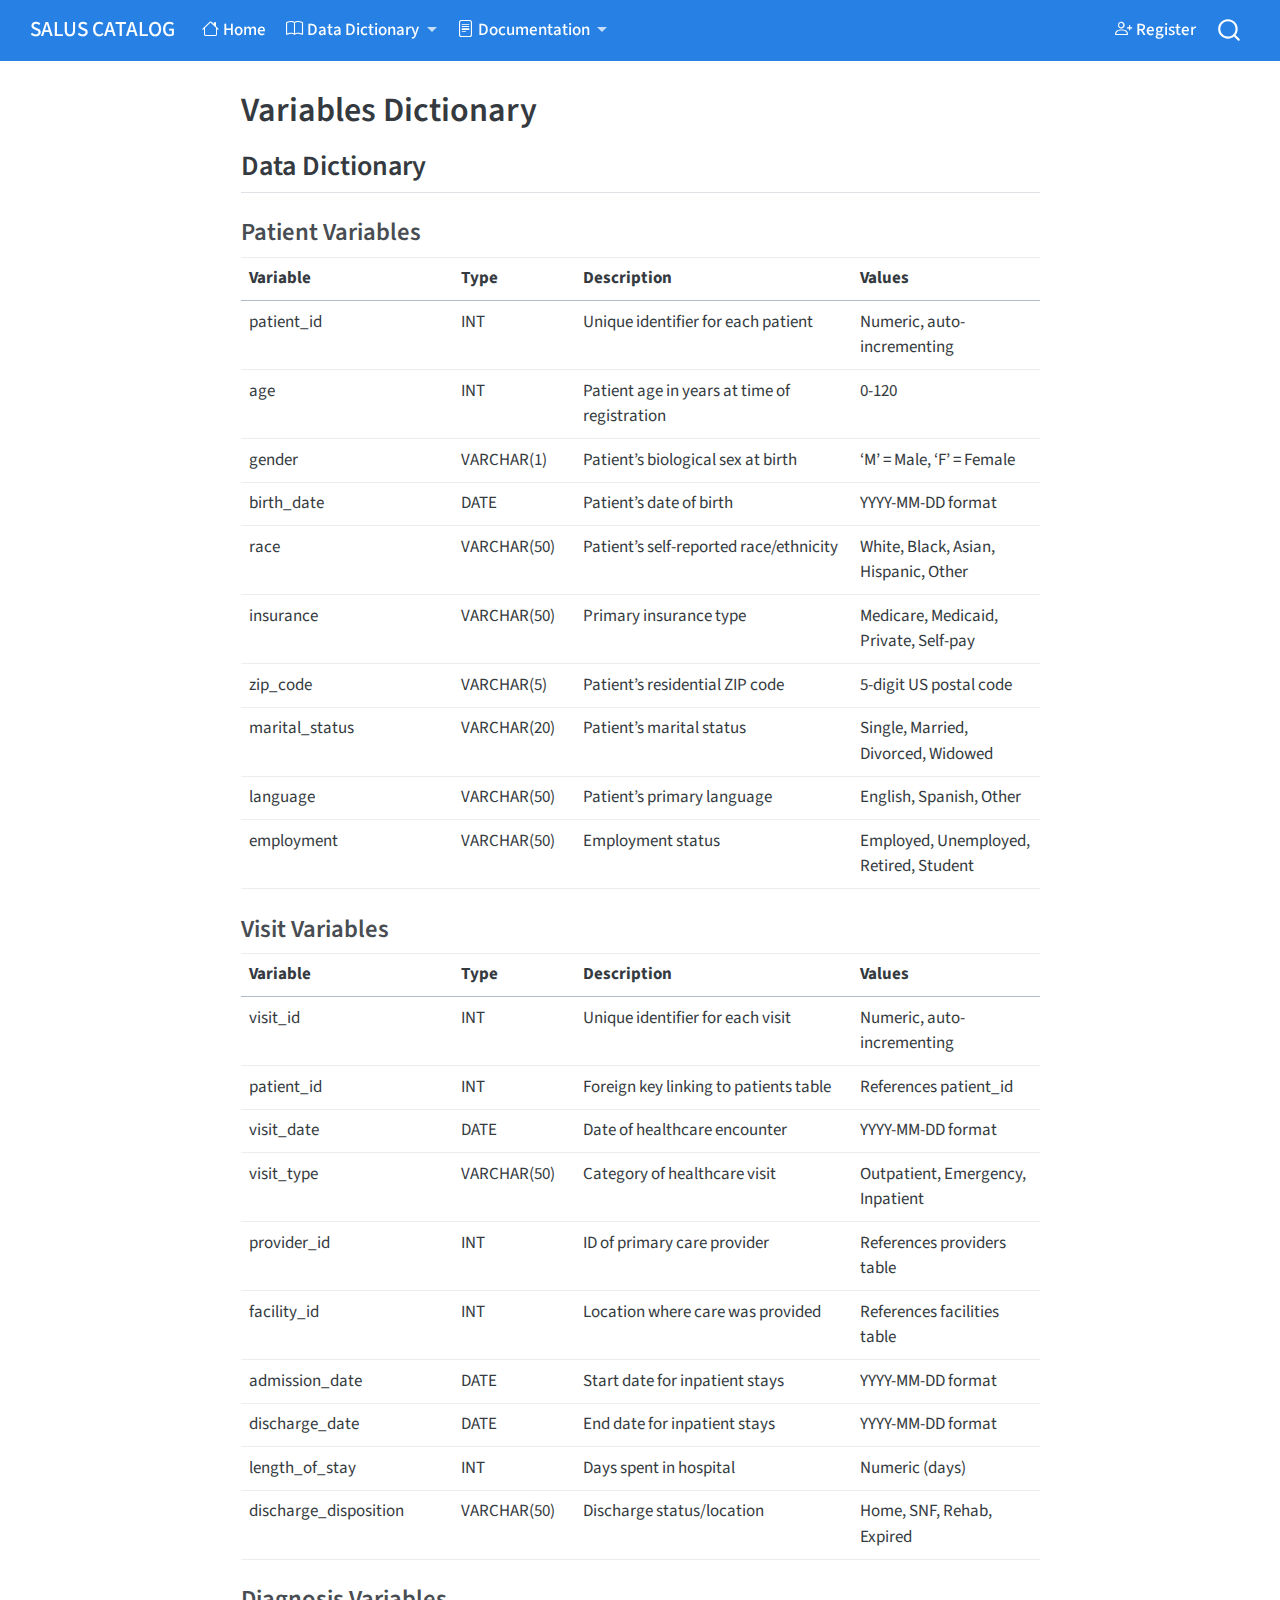
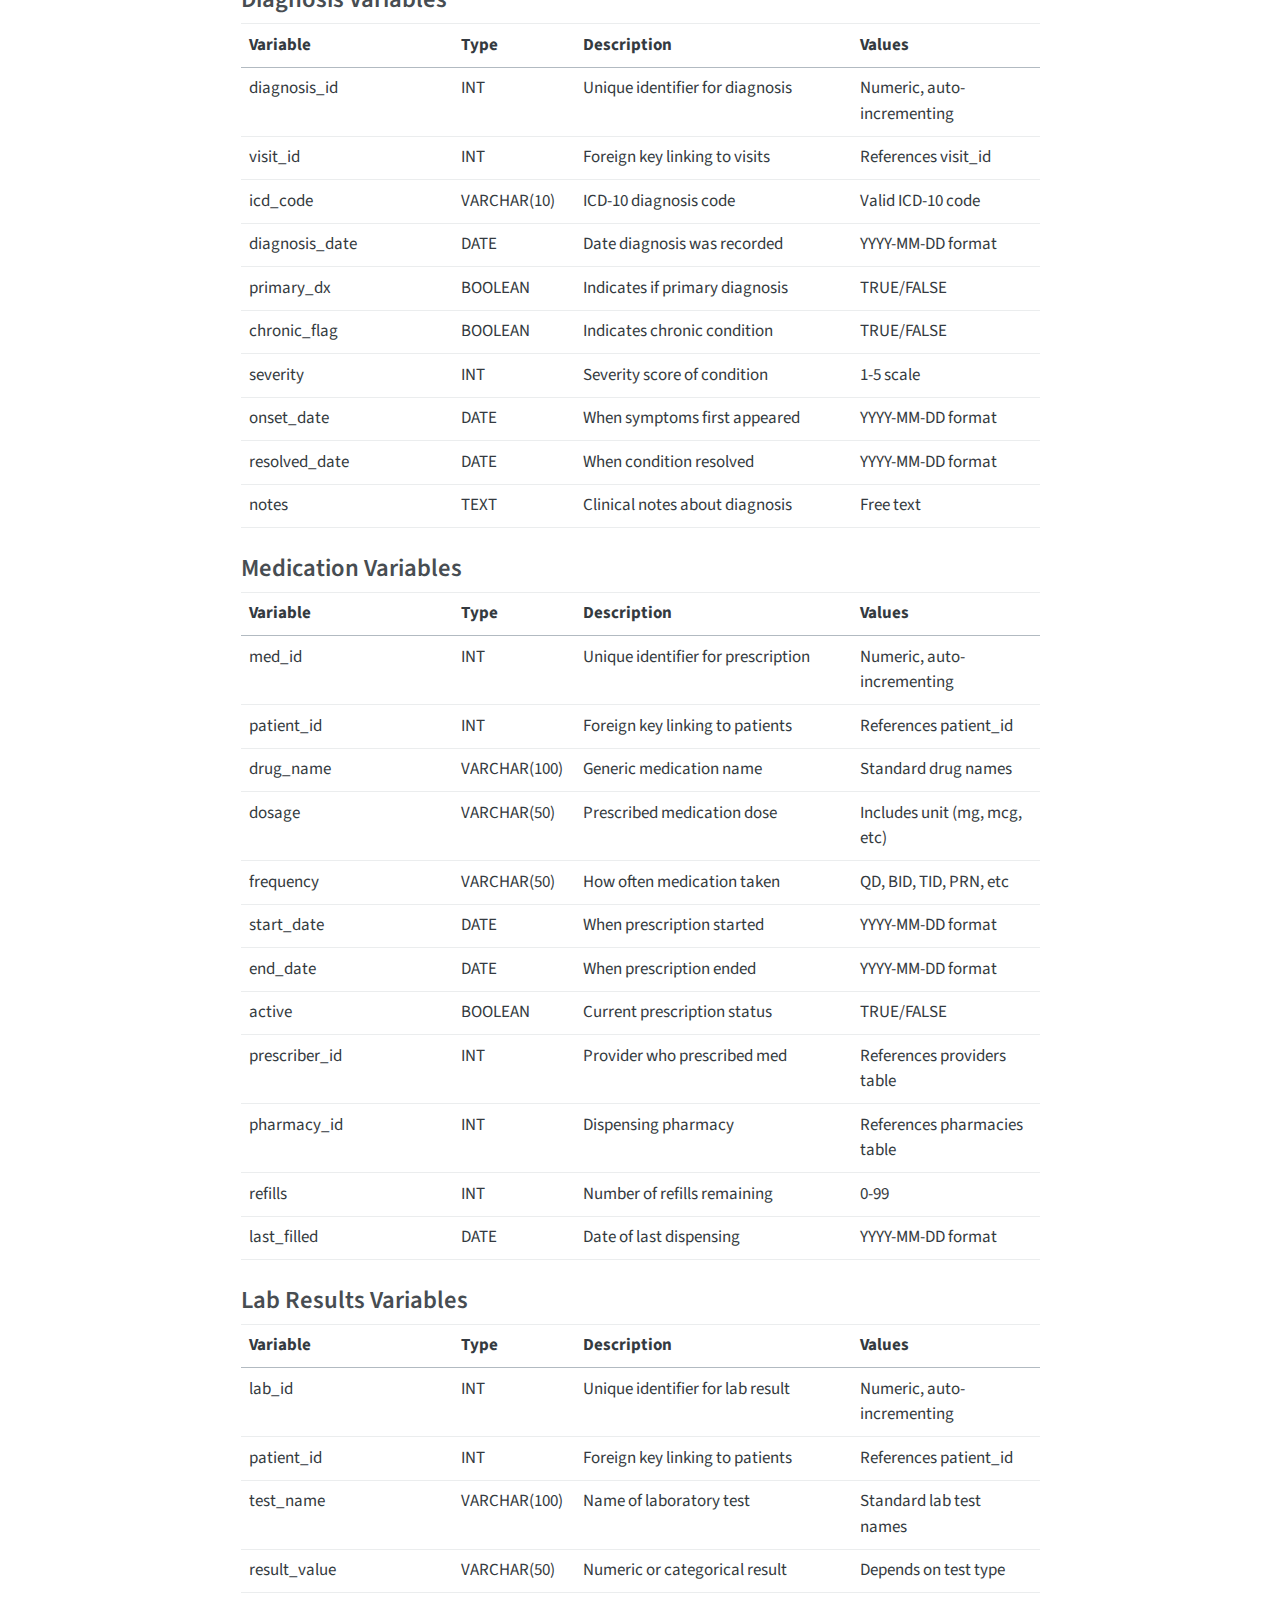
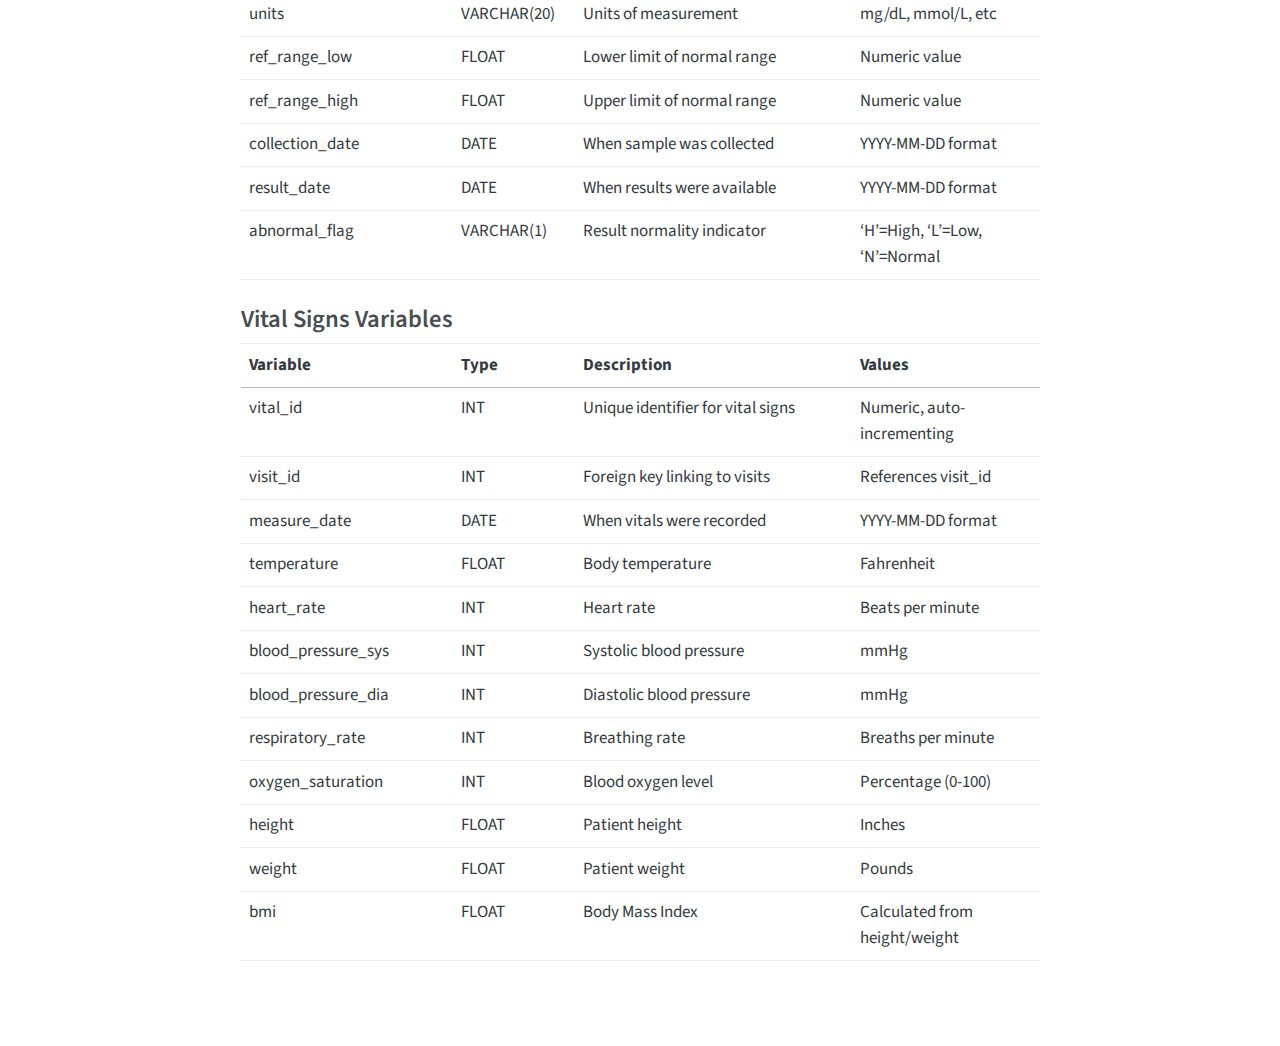
<file: docs/variables.html>
<!DOCTYPE html>
<html xmlns="http://www.w3.org/1999/xhtml" lang="en" xml:lang="en"><head>

<meta charset="utf-8">
<meta name="generator" content="quarto-1.4.555">

<meta name="viewport" content="width=device-width, initial-scale=1.0, user-scalable=yes">


<title>SALUS CATALOG - Variables Dictionary</title>
<style>
code{white-space: pre-wrap;}
span.smallcaps{font-variant: small-caps;}
div.columns{display: flex; gap: min(4vw, 1.5em);}
div.column{flex: auto; overflow-x: auto;}
div.hanging-indent{margin-left: 1.5em; text-indent: -1.5em;}
ul.task-list{list-style: none;}
ul.task-list li input[type="checkbox"] {
  width: 0.8em;
  margin: 0 0.8em 0.2em -1em; /* quarto-specific, see https://github.com/quarto-dev/quarto-cli/issues/4556 */ 
  vertical-align: middle;
}
</style>


<script src="site_libs/quarto-nav/quarto-nav.js"></script>
<script src="site_libs/quarto-nav/headroom.min.js"></script>
<script src="site_libs/clipboard/clipboard.min.js"></script>
<script src="site_libs/quarto-search/autocomplete.umd.js"></script>
<script src="site_libs/quarto-search/fuse.min.js"></script>
<script src="site_libs/quarto-search/quarto-search.js"></script>
<meta name="quarto:offset" content="./">
<script src="site_libs/quarto-html/quarto.js"></script>
<script src="site_libs/quarto-html/popper.min.js"></script>
<script src="site_libs/quarto-html/tippy.umd.min.js"></script>
<script src="site_libs/quarto-html/anchor.min.js"></script>
<link href="site_libs/quarto-html/tippy.css" rel="stylesheet">
<link href="site_libs/quarto-html/quarto-syntax-highlighting.css" rel="stylesheet" id="quarto-text-highlighting-styles">
<script src="site_libs/bootstrap/bootstrap.min.js"></script>
<link href="site_libs/bootstrap/bootstrap-icons.css" rel="stylesheet">
<link href="site_libs/bootstrap/bootstrap.min.css" rel="stylesheet" id="quarto-bootstrap" data-mode="light">
<script id="quarto-search-options" type="application/json">{
  "location": "navbar",
  "copy-button": false,
  "collapse-after": 3,
  "panel-placement": "end",
  "type": "overlay",
  "limit": 50,
  "keyboard-shortcut": [
    "f",
    "/",
    "s"
  ],
  "show-item-context": false,
  "language": {
    "search-no-results-text": "No results",
    "search-matching-documents-text": "matching documents",
    "search-copy-link-title": "Copy link to search",
    "search-hide-matches-text": "Hide additional matches",
    "search-more-match-text": "more match in this document",
    "search-more-matches-text": "more matches in this document",
    "search-clear-button-title": "Clear",
    "search-text-placeholder": "",
    "search-detached-cancel-button-title": "Cancel",
    "search-submit-button-title": "Submit",
    "search-label": "Search"
  }
}</script>
<script src="js/site.js"></script>


<link rel="stylesheet" href="styles.css">
</head>

<body class="nav-fixed fullcontent">

<div id="quarto-search-results"></div>
  <header id="quarto-header" class="headroom fixed-top">
    <nav class="navbar navbar-expand-lg " data-bs-theme="dark">
      <div class="navbar-container container-fluid">
      <div class="navbar-brand-container mx-auto">
    <a class="navbar-brand" href="./index.html">
    <span class="navbar-title">SALUS CATALOG</span>
    </a>
  </div>
            <div id="quarto-search" class="" title="Search"></div>
          <button class="navbar-toggler" type="button" data-bs-toggle="collapse" data-bs-target="#navbarCollapse" aria-controls="navbarCollapse" aria-expanded="false" aria-label="Toggle navigation" onclick="if (window.quartoToggleHeadroom) { window.quartoToggleHeadroom(); }">
  <span class="navbar-toggler-icon"></span>
</button>
          <div class="collapse navbar-collapse" id="navbarCollapse">
            <ul class="navbar-nav navbar-nav-scroll me-auto">
  <li class="nav-item">
    <a class="nav-link" href="./index.html"> <i class="bi bi-house" role="img">
</i> 
<span class="menu-text">Home</span></a>
  </li>  
  <li class="nav-item dropdown ">
    <a class="nav-link dropdown-toggle" href="#" id="nav-menu-data-dictionary" role="button" data-bs-toggle="dropdown" aria-expanded="false">
      <i class="bi bi-book" role="img">
</i> 
 <span class="menu-text">Data Dictionary</span>
    </a>
    <ul class="dropdown-menu" aria-labelledby="nav-menu-data-dictionary">    
        <li>
    <a class="dropdown-item" href="./tables.html">
 <span class="dropdown-text">Tables Overview</span></a>
  </li>  
        <li>
    <a class="dropdown-item" href="./variables.html">
 <span class="dropdown-text">Variables</span></a>
  </li>  
    </ul>
  </li>
  <li class="nav-item dropdown ">
    <a class="nav-link dropdown-toggle" href="#" id="nav-menu-documentation" role="button" data-bs-toggle="dropdown" aria-expanded="false">
      <i class="bi bi-file-text" role="img">
</i> 
 <span class="menu-text">Documentation</span>
    </a>
    <ul class="dropdown-menu" aria-labelledby="nav-menu-documentation">    
        <li>
    <a class="dropdown-item" href="./guidelines.html">
 <span class="dropdown-text">Usage Guidelines</span></a>
  </li>  
        <li>
    <a class="dropdown-item" href="./cleaning.html">
 <span class="dropdown-text">Data Cleaning Process</span></a>
  </li>  
    </ul>
  </li>
</ul>
            <ul class="navbar-nav navbar-nav-scroll ms-auto">
  <li class="nav-item">
    <a class="nav-link" href="./register.html"> <i class="bi bi-person-plus" role="img">
</i> 
<span class="menu-text">Register</span></a>
  </li>  
</ul>
          </div> <!-- /navcollapse -->
          <div class="quarto-navbar-tools">
</div>
      </div> <!-- /container-fluid -->
    </nav>
</header>
<!-- content -->
<div id="quarto-content" class="quarto-container page-columns page-rows-contents page-layout-article page-navbar">
<!-- sidebar -->
<!-- margin-sidebar -->
    
<!-- main -->
<main class="content" id="quarto-document-content">

<header id="title-block-header" class="quarto-title-block default">
<div class="quarto-title">
<h1 class="title">Variables Dictionary</h1>
</div>



<div class="quarto-title-meta">

    
  
    
  </div>
  


</header>


<section id="data-dictionary" class="level2">
<h2 class="anchored" data-anchor-id="data-dictionary">Data Dictionary</h2>
<section id="patient-variables" class="level3">
<h3 class="anchored" data-anchor-id="patient-variables">Patient Variables</h3>
<table class="caption-top table">
<colgroup>
<col style="width: 26%">
<col style="width: 15%">
<col style="width: 34%">
<col style="width: 23%">
</colgroup>
<thead>
<tr class="header">
<th>Variable</th>
<th>Type</th>
<th>Description</th>
<th>Values</th>
</tr>
</thead>
<tbody>
<tr class="odd">
<td>patient_id</td>
<td>INT</td>
<td>Unique identifier for each patient</td>
<td>Numeric, auto-incrementing</td>
</tr>
<tr class="even">
<td>age</td>
<td>INT</td>
<td>Patient age in years at time of registration</td>
<td>0-120</td>
</tr>
<tr class="odd">
<td>gender</td>
<td>VARCHAR(1)</td>
<td>Patient’s biological sex at birth</td>
<td>‘M’ = Male, ‘F’ = Female</td>
</tr>
<tr class="even">
<td>birth_date</td>
<td>DATE</td>
<td>Patient’s date of birth</td>
<td>YYYY-MM-DD format</td>
</tr>
<tr class="odd">
<td>race</td>
<td>VARCHAR(50)</td>
<td>Patient’s self-reported race/ethnicity</td>
<td>White, Black, Asian, Hispanic, Other</td>
</tr>
<tr class="even">
<td>insurance</td>
<td>VARCHAR(50)</td>
<td>Primary insurance type</td>
<td>Medicare, Medicaid, Private, Self-pay</td>
</tr>
<tr class="odd">
<td>zip_code</td>
<td>VARCHAR(5)</td>
<td>Patient’s residential ZIP code</td>
<td>5-digit US postal code</td>
</tr>
<tr class="even">
<td>marital_status</td>
<td>VARCHAR(20)</td>
<td>Patient’s marital status</td>
<td>Single, Married, Divorced, Widowed</td>
</tr>
<tr class="odd">
<td>language</td>
<td>VARCHAR(50)</td>
<td>Patient’s primary language</td>
<td>English, Spanish, Other</td>
</tr>
<tr class="even">
<td>employment</td>
<td>VARCHAR(50)</td>
<td>Employment status</td>
<td>Employed, Unemployed, Retired, Student</td>
</tr>
</tbody>
</table>
</section>
<section id="visit-variables" class="level3">
<h3 class="anchored" data-anchor-id="visit-variables">Visit Variables</h3>
<table class="caption-top table">
<colgroup>
<col style="width: 26%">
<col style="width: 15%">
<col style="width: 34%">
<col style="width: 23%">
</colgroup>
<thead>
<tr class="header">
<th>Variable</th>
<th>Type</th>
<th>Description</th>
<th>Values</th>
</tr>
</thead>
<tbody>
<tr class="odd">
<td>visit_id</td>
<td>INT</td>
<td>Unique identifier for each visit</td>
<td>Numeric, auto-incrementing</td>
</tr>
<tr class="even">
<td>patient_id</td>
<td>INT</td>
<td>Foreign key linking to patients table</td>
<td>References patient_id</td>
</tr>
<tr class="odd">
<td>visit_date</td>
<td>DATE</td>
<td>Date of healthcare encounter</td>
<td>YYYY-MM-DD format</td>
</tr>
<tr class="even">
<td>visit_type</td>
<td>VARCHAR(50)</td>
<td>Category of healthcare visit</td>
<td>Outpatient, Emergency, Inpatient</td>
</tr>
<tr class="odd">
<td>provider_id</td>
<td>INT</td>
<td>ID of primary care provider</td>
<td>References providers table</td>
</tr>
<tr class="even">
<td>facility_id</td>
<td>INT</td>
<td>Location where care was provided</td>
<td>References facilities table</td>
</tr>
<tr class="odd">
<td>admission_date</td>
<td>DATE</td>
<td>Start date for inpatient stays</td>
<td>YYYY-MM-DD format</td>
</tr>
<tr class="even">
<td>discharge_date</td>
<td>DATE</td>
<td>End date for inpatient stays</td>
<td>YYYY-MM-DD format</td>
</tr>
<tr class="odd">
<td>length_of_stay</td>
<td>INT</td>
<td>Days spent in hospital</td>
<td>Numeric (days)</td>
</tr>
<tr class="even">
<td>discharge_disposition</td>
<td>VARCHAR(50)</td>
<td>Discharge status/location</td>
<td>Home, SNF, Rehab, Expired</td>
</tr>
</tbody>
</table>
</section>
<section id="diagnosis-variables" class="level3">
<h3 class="anchored" data-anchor-id="diagnosis-variables">Diagnosis Variables</h3>
<table class="caption-top table">
<colgroup>
<col style="width: 26%">
<col style="width: 15%">
<col style="width: 34%">
<col style="width: 23%">
</colgroup>
<thead>
<tr class="header">
<th>Variable</th>
<th>Type</th>
<th>Description</th>
<th>Values</th>
</tr>
</thead>
<tbody>
<tr class="odd">
<td>diagnosis_id</td>
<td>INT</td>
<td>Unique identifier for diagnosis</td>
<td>Numeric, auto-incrementing</td>
</tr>
<tr class="even">
<td>visit_id</td>
<td>INT</td>
<td>Foreign key linking to visits</td>
<td>References visit_id</td>
</tr>
<tr class="odd">
<td>icd_code</td>
<td>VARCHAR(10)</td>
<td>ICD-10 diagnosis code</td>
<td>Valid ICD-10 code</td>
</tr>
<tr class="even">
<td>diagnosis_date</td>
<td>DATE</td>
<td>Date diagnosis was recorded</td>
<td>YYYY-MM-DD format</td>
</tr>
<tr class="odd">
<td>primary_dx</td>
<td>BOOLEAN</td>
<td>Indicates if primary diagnosis</td>
<td>TRUE/FALSE</td>
</tr>
<tr class="even">
<td>chronic_flag</td>
<td>BOOLEAN</td>
<td>Indicates chronic condition</td>
<td>TRUE/FALSE</td>
</tr>
<tr class="odd">
<td>severity</td>
<td>INT</td>
<td>Severity score of condition</td>
<td>1-5 scale</td>
</tr>
<tr class="even">
<td>onset_date</td>
<td>DATE</td>
<td>When symptoms first appeared</td>
<td>YYYY-MM-DD format</td>
</tr>
<tr class="odd">
<td>resolved_date</td>
<td>DATE</td>
<td>When condition resolved</td>
<td>YYYY-MM-DD format</td>
</tr>
<tr class="even">
<td>notes</td>
<td>TEXT</td>
<td>Clinical notes about diagnosis</td>
<td>Free text</td>
</tr>
</tbody>
</table>
</section>
<section id="medication-variables" class="level3">
<h3 class="anchored" data-anchor-id="medication-variables">Medication Variables</h3>
<table class="caption-top table">
<colgroup>
<col style="width: 26%">
<col style="width: 15%">
<col style="width: 34%">
<col style="width: 23%">
</colgroup>
<thead>
<tr class="header">
<th>Variable</th>
<th>Type</th>
<th>Description</th>
<th>Values</th>
</tr>
</thead>
<tbody>
<tr class="odd">
<td>med_id</td>
<td>INT</td>
<td>Unique identifier for prescription</td>
<td>Numeric, auto-incrementing</td>
</tr>
<tr class="even">
<td>patient_id</td>
<td>INT</td>
<td>Foreign key linking to patients</td>
<td>References patient_id</td>
</tr>
<tr class="odd">
<td>drug_name</td>
<td>VARCHAR(100)</td>
<td>Generic medication name</td>
<td>Standard drug names</td>
</tr>
<tr class="even">
<td>dosage</td>
<td>VARCHAR(50)</td>
<td>Prescribed medication dose</td>
<td>Includes unit (mg, mcg, etc)</td>
</tr>
<tr class="odd">
<td>frequency</td>
<td>VARCHAR(50)</td>
<td>How often medication taken</td>
<td>QD, BID, TID, PRN, etc</td>
</tr>
<tr class="even">
<td>start_date</td>
<td>DATE</td>
<td>When prescription started</td>
<td>YYYY-MM-DD format</td>
</tr>
<tr class="odd">
<td>end_date</td>
<td>DATE</td>
<td>When prescription ended</td>
<td>YYYY-MM-DD format</td>
</tr>
<tr class="even">
<td>active</td>
<td>BOOLEAN</td>
<td>Current prescription status</td>
<td>TRUE/FALSE</td>
</tr>
<tr class="odd">
<td>prescriber_id</td>
<td>INT</td>
<td>Provider who prescribed med</td>
<td>References providers table</td>
</tr>
<tr class="even">
<td>pharmacy_id</td>
<td>INT</td>
<td>Dispensing pharmacy</td>
<td>References pharmacies table</td>
</tr>
<tr class="odd">
<td>refills</td>
<td>INT</td>
<td>Number of refills remaining</td>
<td>0-99</td>
</tr>
<tr class="even">
<td>last_filled</td>
<td>DATE</td>
<td>Date of last dispensing</td>
<td>YYYY-MM-DD format</td>
</tr>
</tbody>
</table>
</section>
<section id="lab-results-variables" class="level3">
<h3 class="anchored" data-anchor-id="lab-results-variables">Lab Results Variables</h3>
<table class="caption-top table">
<colgroup>
<col style="width: 26%">
<col style="width: 15%">
<col style="width: 34%">
<col style="width: 23%">
</colgroup>
<thead>
<tr class="header">
<th>Variable</th>
<th>Type</th>
<th>Description</th>
<th>Values</th>
</tr>
</thead>
<tbody>
<tr class="odd">
<td>lab_id</td>
<td>INT</td>
<td>Unique identifier for lab result</td>
<td>Numeric, auto-incrementing</td>
</tr>
<tr class="even">
<td>patient_id</td>
<td>INT</td>
<td>Foreign key linking to patients</td>
<td>References patient_id</td>
</tr>
<tr class="odd">
<td>test_name</td>
<td>VARCHAR(100)</td>
<td>Name of laboratory test</td>
<td>Standard lab test names</td>
</tr>
<tr class="even">
<td>result_value</td>
<td>VARCHAR(50)</td>
<td>Numeric or categorical result</td>
<td>Depends on test type</td>
</tr>
<tr class="odd">
<td>units</td>
<td>VARCHAR(20)</td>
<td>Units of measurement</td>
<td>mg/dL, mmol/L, etc</td>
</tr>
<tr class="even">
<td>ref_range_low</td>
<td>FLOAT</td>
<td>Lower limit of normal range</td>
<td>Numeric value</td>
</tr>
<tr class="odd">
<td>ref_range_high</td>
<td>FLOAT</td>
<td>Upper limit of normal range</td>
<td>Numeric value</td>
</tr>
<tr class="even">
<td>collection_date</td>
<td>DATE</td>
<td>When sample was collected</td>
<td>YYYY-MM-DD format</td>
</tr>
<tr class="odd">
<td>result_date</td>
<td>DATE</td>
<td>When results were available</td>
<td>YYYY-MM-DD format</td>
</tr>
<tr class="even">
<td>abnormal_flag</td>
<td>VARCHAR(1)</td>
<td>Result normality indicator</td>
<td>‘H’=High, ‘L’=Low, ‘N’=Normal</td>
</tr>
</tbody>
</table>
</section>
<section id="vital-signs-variables" class="level3">
<h3 class="anchored" data-anchor-id="vital-signs-variables">Vital Signs Variables</h3>
<table class="caption-top table">
<colgroup>
<col style="width: 26%">
<col style="width: 15%">
<col style="width: 34%">
<col style="width: 23%">
</colgroup>
<thead>
<tr class="header">
<th>Variable</th>
<th>Type</th>
<th>Description</th>
<th>Values</th>
</tr>
</thead>
<tbody>
<tr class="odd">
<td>vital_id</td>
<td>INT</td>
<td>Unique identifier for vital signs</td>
<td>Numeric, auto-incrementing</td>
</tr>
<tr class="even">
<td>visit_id</td>
<td>INT</td>
<td>Foreign key linking to visits</td>
<td>References visit_id</td>
</tr>
<tr class="odd">
<td>measure_date</td>
<td>DATE</td>
<td>When vitals were recorded</td>
<td>YYYY-MM-DD format</td>
</tr>
<tr class="even">
<td>temperature</td>
<td>FLOAT</td>
<td>Body temperature</td>
<td>Fahrenheit</td>
</tr>
<tr class="odd">
<td>heart_rate</td>
<td>INT</td>
<td>Heart rate</td>
<td>Beats per minute</td>
</tr>
<tr class="even">
<td>blood_pressure_sys</td>
<td>INT</td>
<td>Systolic blood pressure</td>
<td>mmHg</td>
</tr>
<tr class="odd">
<td>blood_pressure_dia</td>
<td>INT</td>
<td>Diastolic blood pressure</td>
<td>mmHg</td>
</tr>
<tr class="even">
<td>respiratory_rate</td>
<td>INT</td>
<td>Breathing rate</td>
<td>Breaths per minute</td>
</tr>
<tr class="odd">
<td>oxygen_saturation</td>
<td>INT</td>
<td>Blood oxygen level</td>
<td>Percentage (0-100)</td>
</tr>
<tr class="even">
<td>height</td>
<td>FLOAT</td>
<td>Patient height</td>
<td>Inches</td>
</tr>
<tr class="odd">
<td>weight</td>
<td>FLOAT</td>
<td>Patient weight</td>
<td>Pounds</td>
</tr>
<tr class="even">
<td>bmi</td>
<td>FLOAT</td>
<td>Body Mass Index</td>
<td>Calculated from height/weight</td>
</tr>
</tbody>
</table>


</section>
</section>

</main> <!-- /main -->
<script id="quarto-html-after-body" type="application/javascript">
window.document.addEventListener("DOMContentLoaded", function (event) {
  const toggleBodyColorMode = (bsSheetEl) => {
    const mode = bsSheetEl.getAttribute("data-mode");
    const bodyEl = window.document.querySelector("body");
    if (mode === "dark") {
      bodyEl.classList.add("quarto-dark");
      bodyEl.classList.remove("quarto-light");
    } else {
      bodyEl.classList.add("quarto-light");
      bodyEl.classList.remove("quarto-dark");
    }
  }
  const toggleBodyColorPrimary = () => {
    const bsSheetEl = window.document.querySelector("link#quarto-bootstrap");
    if (bsSheetEl) {
      toggleBodyColorMode(bsSheetEl);
    }
  }
  toggleBodyColorPrimary();  
  const icon = "";
  const anchorJS = new window.AnchorJS();
  anchorJS.options = {
    placement: 'right',
    icon: icon
  };
  anchorJS.add('.anchored');
  const isCodeAnnotation = (el) => {
    for (const clz of el.classList) {
      if (clz.startsWith('code-annotation-')) {                     
        return true;
      }
    }
    return false;
  }
  const clipboard = new window.ClipboardJS('.code-copy-button', {
    text: function(trigger) {
      const codeEl = trigger.previousElementSibling.cloneNode(true);
      for (const childEl of codeEl.children) {
        if (isCodeAnnotation(childEl)) {
          childEl.remove();
        }
      }
      return codeEl.innerText;
    }
  });
  clipboard.on('success', function(e) {
    // button target
    const button = e.trigger;
    // don't keep focus
    button.blur();
    // flash "checked"
    button.classList.add('code-copy-button-checked');
    var currentTitle = button.getAttribute("title");
    button.setAttribute("title", "Copied!");
    let tooltip;
    if (window.bootstrap) {
      button.setAttribute("data-bs-toggle", "tooltip");
      button.setAttribute("data-bs-placement", "left");
      button.setAttribute("data-bs-title", "Copied!");
      tooltip = new bootstrap.Tooltip(button, 
        { trigger: "manual", 
          customClass: "code-copy-button-tooltip",
          offset: [0, -8]});
      tooltip.show();    
    }
    setTimeout(function() {
      if (tooltip) {
        tooltip.hide();
        button.removeAttribute("data-bs-title");
        button.removeAttribute("data-bs-toggle");
        button.removeAttribute("data-bs-placement");
      }
      button.setAttribute("title", currentTitle);
      button.classList.remove('code-copy-button-checked');
    }, 1000);
    // clear code selection
    e.clearSelection();
  });
    var localhostRegex = new RegExp(/^(?:http|https):\/\/localhost\:?[0-9]*\//);
    var mailtoRegex = new RegExp(/^mailto:/);
      var filterRegex = new RegExp('/' + window.location.host + '/');
    var isInternal = (href) => {
        return filterRegex.test(href) || localhostRegex.test(href) || mailtoRegex.test(href);
    }
    // Inspect non-navigation links and adorn them if external
 	var links = window.document.querySelectorAll('a[href]:not(.nav-link):not(.navbar-brand):not(.toc-action):not(.sidebar-link):not(.sidebar-item-toggle):not(.pagination-link):not(.no-external):not([aria-hidden]):not(.dropdown-item):not(.quarto-navigation-tool)');
    for (var i=0; i<links.length; i++) {
      const link = links[i];
      if (!isInternal(link.href)) {
        // undo the damage that might have been done by quarto-nav.js in the case of
        // links that we want to consider external
        if (link.dataset.originalHref !== undefined) {
          link.href = link.dataset.originalHref;
        }
      }
    }
  function tippyHover(el, contentFn, onTriggerFn, onUntriggerFn) {
    const config = {
      allowHTML: true,
      maxWidth: 500,
      delay: 100,
      arrow: false,
      appendTo: function(el) {
          return el.parentElement;
      },
      interactive: true,
      interactiveBorder: 10,
      theme: 'quarto',
      placement: 'bottom-start',
    };
    if (contentFn) {
      config.content = contentFn;
    }
    if (onTriggerFn) {
      config.onTrigger = onTriggerFn;
    }
    if (onUntriggerFn) {
      config.onUntrigger = onUntriggerFn;
    }
    window.tippy(el, config); 
  }
  const noterefs = window.document.querySelectorAll('a[role="doc-noteref"]');
  for (var i=0; i<noterefs.length; i++) {
    const ref = noterefs[i];
    tippyHover(ref, function() {
      // use id or data attribute instead here
      let href = ref.getAttribute('data-footnote-href') || ref.getAttribute('href');
      try { href = new URL(href).hash; } catch {}
      const id = href.replace(/^#\/?/, "");
      const note = window.document.getElementById(id);
      if (note) {
        return note.innerHTML;
      } else {
        return "";
      }
    });
  }
  const xrefs = window.document.querySelectorAll('a.quarto-xref');
  const processXRef = (id, note) => {
    // Strip column container classes
    const stripColumnClz = (el) => {
      el.classList.remove("page-full", "page-columns");
      if (el.children) {
        for (const child of el.children) {
          stripColumnClz(child);
        }
      }
    }
    stripColumnClz(note)
    if (id === null || id.startsWith('sec-')) {
      // Special case sections, only their first couple elements
      const container = document.createElement("div");
      if (note.children && note.children.length > 2) {
        container.appendChild(note.children[0].cloneNode(true));
        for (let i = 1; i < note.children.length; i++) {
          const child = note.children[i];
          if (child.tagName === "P" && child.innerText === "") {
            continue;
          } else {
            container.appendChild(child.cloneNode(true));
            break;
          }
        }
        if (window.Quarto?.typesetMath) {
          window.Quarto.typesetMath(container);
        }
        return container.innerHTML
      } else {
        if (window.Quarto?.typesetMath) {
          window.Quarto.typesetMath(note);
        }
        return note.innerHTML;
      }
    } else {
      // Remove any anchor links if they are present
      const anchorLink = note.querySelector('a.anchorjs-link');
      if (anchorLink) {
        anchorLink.remove();
      }
      if (window.Quarto?.typesetMath) {
        window.Quarto.typesetMath(note);
      }
      // TODO in 1.5, we should make sure this works without a callout special case
      if (note.classList.contains("callout")) {
        return note.outerHTML;
      } else {
        return note.innerHTML;
      }
    }
  }
  for (var i=0; i<xrefs.length; i++) {
    const xref = xrefs[i];
    tippyHover(xref, undefined, function(instance) {
      instance.disable();
      let url = xref.getAttribute('href');
      let hash = undefined; 
      if (url.startsWith('#')) {
        hash = url;
      } else {
        try { hash = new URL(url).hash; } catch {}
      }
      if (hash) {
        const id = hash.replace(/^#\/?/, "");
        const note = window.document.getElementById(id);
        if (note !== null) {
          try {
            const html = processXRef(id, note.cloneNode(true));
            instance.setContent(html);
          } finally {
            instance.enable();
            instance.show();
          }
        } else {
          // See if we can fetch this
          fetch(url.split('#')[0])
          .then(res => res.text())
          .then(html => {
            const parser = new DOMParser();
            const htmlDoc = parser.parseFromString(html, "text/html");
            const note = htmlDoc.getElementById(id);
            if (note !== null) {
              const html = processXRef(id, note);
              instance.setContent(html);
            } 
          }).finally(() => {
            instance.enable();
            instance.show();
          });
        }
      } else {
        // See if we can fetch a full url (with no hash to target)
        // This is a special case and we should probably do some content thinning / targeting
        fetch(url)
        .then(res => res.text())
        .then(html => {
          const parser = new DOMParser();
          const htmlDoc = parser.parseFromString(html, "text/html");
          const note = htmlDoc.querySelector('main.content');
          if (note !== null) {
            // This should only happen for chapter cross references
            // (since there is no id in the URL)
            // remove the first header
            if (note.children.length > 0 && note.children[0].tagName === "HEADER") {
              note.children[0].remove();
            }
            const html = processXRef(null, note);
            instance.setContent(html);
          } 
        }).finally(() => {
          instance.enable();
          instance.show();
        });
      }
    }, function(instance) {
    });
  }
      let selectedAnnoteEl;
      const selectorForAnnotation = ( cell, annotation) => {
        let cellAttr = 'data-code-cell="' + cell + '"';
        let lineAttr = 'data-code-annotation="' +  annotation + '"';
        const selector = 'span[' + cellAttr + '][' + lineAttr + ']';
        return selector;
      }
      const selectCodeLines = (annoteEl) => {
        const doc = window.document;
        const targetCell = annoteEl.getAttribute("data-target-cell");
        const targetAnnotation = annoteEl.getAttribute("data-target-annotation");
        const annoteSpan = window.document.querySelector(selectorForAnnotation(targetCell, targetAnnotation));
        const lines = annoteSpan.getAttribute("data-code-lines").split(",");
        const lineIds = lines.map((line) => {
          return targetCell + "-" + line;
        })
        let top = null;
        let height = null;
        let parent = null;
        if (lineIds.length > 0) {
            //compute the position of the single el (top and bottom and make a div)
            const el = window.document.getElementById(lineIds[0]);
            top = el.offsetTop;
            height = el.offsetHeight;
            parent = el.parentElement.parentElement;
          if (lineIds.length > 1) {
            const lastEl = window.document.getElementById(lineIds[lineIds.length - 1]);
            const bottom = lastEl.offsetTop + lastEl.offsetHeight;
            height = bottom - top;
          }
          if (top !== null && height !== null && parent !== null) {
            // cook up a div (if necessary) and position it 
            let div = window.document.getElementById("code-annotation-line-highlight");
            if (div === null) {
              div = window.document.createElement("div");
              div.setAttribute("id", "code-annotation-line-highlight");
              div.style.position = 'absolute';
              parent.appendChild(div);
            }
            div.style.top = top - 2 + "px";
            div.style.height = height + 4 + "px";
            div.style.left = 0;
            let gutterDiv = window.document.getElementById("code-annotation-line-highlight-gutter");
            if (gutterDiv === null) {
              gutterDiv = window.document.createElement("div");
              gutterDiv.setAttribute("id", "code-annotation-line-highlight-gutter");
              gutterDiv.style.position = 'absolute';
              const codeCell = window.document.getElementById(targetCell);
              const gutter = codeCell.querySelector('.code-annotation-gutter');
              gutter.appendChild(gutterDiv);
            }
            gutterDiv.style.top = top - 2 + "px";
            gutterDiv.style.height = height + 4 + "px";
          }
          selectedAnnoteEl = annoteEl;
        }
      };
      const unselectCodeLines = () => {
        const elementsIds = ["code-annotation-line-highlight", "code-annotation-line-highlight-gutter"];
        elementsIds.forEach((elId) => {
          const div = window.document.getElementById(elId);
          if (div) {
            div.remove();
          }
        });
        selectedAnnoteEl = undefined;
      };
        // Handle positioning of the toggle
    window.addEventListener(
      "resize",
      throttle(() => {
        elRect = undefined;
        if (selectedAnnoteEl) {
          selectCodeLines(selectedAnnoteEl);
        }
      }, 10)
    );
    function throttle(fn, ms) {
    let throttle = false;
    let timer;
      return (...args) => {
        if(!throttle) { // first call gets through
            fn.apply(this, args);
            throttle = true;
        } else { // all the others get throttled
            if(timer) clearTimeout(timer); // cancel #2
            timer = setTimeout(() => {
              fn.apply(this, args);
              timer = throttle = false;
            }, ms);
        }
      };
    }
      // Attach click handler to the DT
      const annoteDls = window.document.querySelectorAll('dt[data-target-cell]');
      for (const annoteDlNode of annoteDls) {
        annoteDlNode.addEventListener('click', (event) => {
          const clickedEl = event.target;
          if (clickedEl !== selectedAnnoteEl) {
            unselectCodeLines();
            const activeEl = window.document.querySelector('dt[data-target-cell].code-annotation-active');
            if (activeEl) {
              activeEl.classList.remove('code-annotation-active');
            }
            selectCodeLines(clickedEl);
            clickedEl.classList.add('code-annotation-active');
          } else {
            // Unselect the line
            unselectCodeLines();
            clickedEl.classList.remove('code-annotation-active');
          }
        });
      }
  const findCites = (el) => {
    const parentEl = el.parentElement;
    if (parentEl) {
      const cites = parentEl.dataset.cites;
      if (cites) {
        return {
          el,
          cites: cites.split(' ')
        };
      } else {
        return findCites(el.parentElement)
      }
    } else {
      return undefined;
    }
  };
  var bibliorefs = window.document.querySelectorAll('a[role="doc-biblioref"]');
  for (var i=0; i<bibliorefs.length; i++) {
    const ref = bibliorefs[i];
    const citeInfo = findCites(ref);
    if (citeInfo) {
      tippyHover(citeInfo.el, function() {
        var popup = window.document.createElement('div');
        citeInfo.cites.forEach(function(cite) {
          var citeDiv = window.document.createElement('div');
          citeDiv.classList.add('hanging-indent');
          citeDiv.classList.add('csl-entry');
          var biblioDiv = window.document.getElementById('ref-' + cite);
          if (biblioDiv) {
            citeDiv.innerHTML = biblioDiv.innerHTML;
          }
          popup.appendChild(citeDiv);
        });
        return popup.innerHTML;
      });
    }
  }
});
</script>
</div> <!-- /content -->




</body></html>
</file>
<file: docs/site_libs/quarto-html/tippy.css>
.tippy-box[data-animation=fade][data-state=hidden]{opacity:0}[data-tippy-root]{max-width:calc(100vw - 10px)}.tippy-box{position:relative;background-color:#333;color:#fff;border-radius:4px;font-size:14px;line-height:1.4;white-space:normal;outline:0;transition-property:transform,visibility,opacity}.tippy-box[data-placement^=top]>.tippy-arrow{bottom:0}.tippy-box[data-placement^=top]>.tippy-arrow:before{bottom:-7px;left:0;border-width:8px 8px 0;border-top-color:initial;transform-origin:center top}.tippy-box[data-placement^=bottom]>.tippy-arrow{top:0}.tippy-box[data-placement^=bottom]>.tippy-arrow:before{top:-7px;left:0;border-width:0 8px 8px;border-bottom-color:initial;transform-origin:center bottom}.tippy-box[data-placement^=left]>.tippy-arrow{right:0}.tippy-box[data-placement^=left]>.tippy-arrow:before{border-width:8px 0 8px 8px;border-left-color:initial;right:-7px;transform-origin:center left}.tippy-box[data-placement^=right]>.tippy-arrow{left:0}.tippy-box[data-placement^=right]>.tippy-arrow:before{left:-7px;border-width:8px 8px 8px 0;border-right-color:initial;transform-origin:center right}.tippy-box[data-inertia][data-state=visible]{transition-timing-function:cubic-bezier(.54,1.5,.38,1.11)}.tippy-arrow{width:16px;height:16px;color:#333}.tippy-arrow:before{content:"";position:absolute;border-color:transparent;border-style:solid}.tippy-content{position:relative;padding:5px 9px;z-index:1}
</file>
<file: docs/site_libs/quarto-html/quarto-syntax-highlighting.css>
/* quarto syntax highlight colors */
:root {
  --quarto-hl-ot-color: #003B4F;
  --quarto-hl-at-color: #657422;
  --quarto-hl-ss-color: #20794D;
  --quarto-hl-an-color: #5E5E5E;
  --quarto-hl-fu-color: #4758AB;
  --quarto-hl-st-color: #20794D;
  --quarto-hl-cf-color: #003B4F;
  --quarto-hl-op-color: #5E5E5E;
  --quarto-hl-er-color: #AD0000;
  --quarto-hl-bn-color: #AD0000;
  --quarto-hl-al-color: #AD0000;
  --quarto-hl-va-color: #111111;
  --quarto-hl-bu-color: inherit;
  --quarto-hl-ex-color: inherit;
  --quarto-hl-pp-color: #AD0000;
  --quarto-hl-in-color: #5E5E5E;
  --quarto-hl-vs-color: #20794D;
  --quarto-hl-wa-color: #5E5E5E;
  --quarto-hl-do-color: #5E5E5E;
  --quarto-hl-im-color: #00769E;
  --quarto-hl-ch-color: #20794D;
  --quarto-hl-dt-color: #AD0000;
  --quarto-hl-fl-color: #AD0000;
  --quarto-hl-co-color: #5E5E5E;
  --quarto-hl-cv-color: #5E5E5E;
  --quarto-hl-cn-color: #8f5902;
  --quarto-hl-sc-color: #5E5E5E;
  --quarto-hl-dv-color: #AD0000;
  --quarto-hl-kw-color: #003B4F;
}

/* other quarto variables */
:root {
  --quarto-font-monospace: SFMono-Regular, Menlo, Monaco, Consolas, "Liberation Mono", "Courier New", monospace;
}

pre > code.sourceCode > span {
  color: #003B4F;
}

code span {
  color: #003B4F;
}

code.sourceCode > span {
  color: #003B4F;
}

div.sourceCode,
div.sourceCode pre.sourceCode {
  color: #003B4F;
}

code span.ot {
  color: #003B4F;
  font-style: inherit;
}

code span.at {
  color: #657422;
  font-style: inherit;
}

code span.ss {
  color: #20794D;
  font-style: inherit;
}

code span.an {
  color: #5E5E5E;
  font-style: inherit;
}

code span.fu {
  color: #4758AB;
  font-style: inherit;
}

code span.st {
  color: #20794D;
  font-style: inherit;
}

code span.cf {
  color: #003B4F;
  font-style: inherit;
}

code span.op {
  color: #5E5E5E;
  font-style: inherit;
}

code span.er {
  color: #AD0000;
  font-style: inherit;
}

code span.bn {
  color: #AD0000;
  font-style: inherit;
}

code span.al {
  color: #AD0000;
  font-style: inherit;
}

code span.va {
  color: #111111;
  font-style: inherit;
}

code span.bu {
  font-style: inherit;
}

code span.ex {
  font-style: inherit;
}

code span.pp {
  color: #AD0000;
  font-style: inherit;
}

code span.in {
  color: #5E5E5E;
  font-style: inherit;
}

code span.vs {
  color: #20794D;
  font-style: inherit;
}

code span.wa {
  color: #5E5E5E;
  font-style: italic;
}

code span.do {
  color: #5E5E5E;
  font-style: italic;
}

code span.im {
  color: #00769E;
  font-style: inherit;
}

code span.ch {
  color: #20794D;
  font-style: inherit;
}

code span.dt {
  color: #AD0000;
  font-style: inherit;
}

code span.fl {
  color: #AD0000;
  font-style: inherit;
}

code span.co {
  color: #5E5E5E;
  font-style: inherit;
}

code span.cv {
  color: #5E5E5E;
  font-style: italic;
}

code span.cn {
  color: #8f5902;
  font-style: inherit;
}

code span.sc {
  color: #5E5E5E;
  font-style: inherit;
}

code span.dv {
  color: #AD0000;
  font-style: inherit;
}

code span.kw {
  color: #003B4F;
  font-style: inherit;
}

.prevent-inlining {
  content: "</";
}

/*# sourceMappingURL=debc5d5d77c3f9108843748ff7464032.css.map */
</file>
<file: docs/styles.css>
/* Custom styles */
.navbar {
    font-weight: 500;
}

.callout-note {
    border-left-color: #0066cc;
}

/* Add more custom styling as needed */
</file>
<file: docs/site_libs/htmltools-fill-0.5.8.1/fill.css>
@layer htmltools {
  .html-fill-container {
    display: flex;
    flex-direction: column;
    /* Prevent the container from expanding vertically or horizontally beyond its
    parent's constraints. */
    min-height: 0;
    min-width: 0;
  }
  .html-fill-container > .html-fill-item {
    /* Fill items can grow and shrink freely within
    available vertical space in fillable container */
    flex: 1 1 auto;
    min-height: 0;
    min-width: 0;
  }
  .html-fill-container > :not(.html-fill-item) {
    /* Prevent shrinking or growing of non-fill items */
    flex: 0 0 auto;
  }
}
</file>
<file: docs/site_libs/reactable-0.4.4/reactable.css>
.Reactable{-webkit-box-orient:vertical;-webkit-box-direction:normal;display:-webkit-box;display:-ms-flexbox;display:flex;-ms-flex-direction:column;flex-direction:column;position:relative}.Reactable *{-webkit-box-sizing:border-box;box-sizing:border-box}.Reactable .rt-table{-webkit-box-flex:1;-webkit-box-align:stretch;-ms-flex-align:stretch;align-items:stretch;border-collapse:collapse;-ms-flex:auto 1;flex:auto 1;overflow:auto;width:100%}.Reactable .rt-table,.Reactable .rt-thead{-webkit-box-orient:vertical;-webkit-box-direction:normal;display:-webkit-box;display:-ms-flexbox;display:flex;-ms-flex-direction:column;flex-direction:column}.Reactable .rt-thead .rt-td,.Reactable .rt-thead .rt-th{line-height:normal;position:relative}.Reactable .rt-th.rt-th-resizable{overflow:visible}.Reactable .rt-th.rt-th-resizable:last-child{overflow:hidden}.Reactable .rt-tbody{-webkit-box-orient:vertical;-webkit-box-direction:normal;display:-webkit-box;display:-ms-flexbox;display:flex;-ms-flex-direction:column;flex-direction:column;overflow:auto}.rt-td-expandable{cursor:pointer}.Reactable .rt-tr-group{-webkit-box-orient:vertical;-webkit-box-direction:normal;-webkit-box-align:stretch;-ms-flex-align:stretch;align-items:stretch;-ms-flex:1 0 auto;flex:1 0 auto;-ms-flex-direction:column;flex-direction:column}.Reactable .rt-tr,.Reactable .rt-tr-group{-webkit-box-flex:1;display:-webkit-box;display:-ms-flexbox;display:flex}.Reactable .rt-tr{-ms-flex:1 0 auto;flex:1 0 auto}.Reactable .rt-td,.Reactable .rt-th{-webkit-box-flex:1;-ms-flex:1 0 0px;flex:1 0 0;overflow:hidden}.Reactable .rt-resizer{bottom:0;cursor:col-resize;display:inline-block;position:absolute;right:-18px;top:0;width:36px;z-index:10}.Reactable .rt-tfoot{-webkit-box-orient:vertical;-webkit-box-direction:normal;display:-webkit-box;display:-ms-flexbox;display:flex;-ms-flex-direction:column;flex-direction:column}.Reactable .rt-resizing .rt-td,.Reactable .rt-resizing .rt-th{cursor:col-resize;-webkit-transition:none!important;transition:none!important;-webkit-user-select:none;-moz-user-select:none;-ms-user-select:none;user-select:none}
.Reactable{background-color:#fff;height:100%}.rt-inline{display:-webkit-inline-box;display:-ms-inline-flexbox;display:inline-flex}.rt-th{font-weight:600}.rt-td,.rt-th{word-wrap:break-word;display:-webkit-box;display:-ms-flexbox;display:flex;max-width:100%;overflow-wrap:break-word}.rt-td-inner,.rt-th-inner{overflow:hidden;padding:7px 8px;width:100%}.rt-compact .rt-td-inner,.rt-compact .rt-th-inner{padding:4px 6px}.rt-text-content{overflow:hidden}.rt-nowrap .rt-td-inner,.rt-nowrap .rt-text-content,.rt-nowrap .rt-th-inner{text-overflow:ellipsis;white-space:nowrap}.rt-select{-webkit-box-align:center;-ms-flex-align:center;-webkit-box-pack:center;-ms-flex-pack:center;align-items:center;display:-webkit-box;display:-ms-flexbox;display:flex;justify-content:center}input[type=checkbox].rt-select-input,input[type=radio].rt-select-input{display:block;margin:0}.rt-align-left{text-align:left}.rt-align-right{text-align:right}.rt-align-center{text-align:center}.rt-valign-center{-webkit-box-align:center;-ms-flex-align:center;align-items:center}.rt-valign-bottom{-webkit-box-align:end;-ms-flex-align:end;align-items:flex-end}.rt-sticky,.rt-tbody,.rt-tr,.rt-tr-group{background-color:inherit}.rt-sticky{z-index:1}.rt-table{border-color:#e6e6e6;border-width:1px}.rt-bordered .rt-table,.rt-outlined .rt-table{border-style:solid}.Reactable:not(.rt-keyboard-active) .rt-table:focus{outline-style:solid;outline-width:0}.rt-th{border-bottom:2px solid #e6e6e6;border-left-color:rgba(0,0,0,.05);border-left-width:1px}.rt-bordered .rt-th,.rt-outlined .rt-th{border-bottom-width:1px}.rt-td{border-left-color:rgba(0,0,0,.05);border-left-width:1px;border-top:1px solid #f2f2f2}.rt-borderless .rt-td,.rt-tr-group:first-child>.rt-tr:first-child .rt-td{border-top:none}.rt-bordered .rt-td,.rt-bordered .rt-th{border-left-style:solid}.rt-bordered .rt-td:first-child,.rt-bordered .rt-th:first-child{border-left:none}.rt-th-group,.rt-th-group-none{border-bottom-style:none}.rt-th-group:after{background-color:#e6e6e6;bottom:0;content:"";height:1px;left:8px;margin:auto;position:absolute;right:8px;width:100%}.rt-bordered .rt-th-group:after,.rt-outlined .rt-th-group:after{left:0;right:0}.rt-bordered .rt-th-group-none{border-bottom-style:solid}.rt-tr-striped{background-color:rgba(0,0,0,.03)}.rt-tr-striped-sticky{background-color:#f7f7f7}.rt-tr-highlight:hover{background-color:rgba(0,0,0,.05)}.rt-tr-highlight-sticky:hover{background-color:#f2f2f2}.rt-tr-pad{-webkit-user-select:none;-moz-user-select:none;-ms-user-select:none;user-select:none}.Reactable .rt-tbody,.Reactable .rt-tfoot,.Reactable .rt-thead{-ms-flex-negative:0;flex-shrink:0}@supports (position:sticky){.Reactable .rt-table{background:inherit}.Reactable .rt-tbody{overflow:visible}.Reactable .rt-thead{top:0}.Reactable .rt-tfoot,.Reactable .rt-thead{background:inherit;position:sticky;z-index:2}.Reactable .rt-tfoot{bottom:0}}@media screen and (-ms-high-contrast:active),screen and (-ms-high-contrast:none){.Reactable .rt-tbody{-ms-overflow-style:-ms-autohiding-scrollbar;overflow:auto}}.rt-td-filter{border-bottom:1px solid #f2f2f2;border-top:0}.rt-borderless .rt-td-filter{border-bottom:0}.rt-filter{background-color:#fff;border:1px solid rgba(0,0,0,.1);border-radius:3px;color:inherit;font-family:inherit;font-size:inherit;font-weight:400;margin:0;outline-style:solid;outline-width:0;padding:5px 7px;width:100%}.rt-filter:focus{border:1px solid rgba(0,0,0,.25)}.rt-sort-header{display:-webkit-box;display:-ms-flexbox;display:flex}.rt-align-center .rt-sort-header{-webkit-box-pack:center;-ms-flex-pack:center;justify-content:center}.rt-align-right .rt-sort-header{-webkit-box-pack:end;-ms-flex-pack:end;justify-content:flex-end}.rt-th{outline-style:solid;outline-width:0}.rt-th[aria-sort]{cursor:pointer}.rt-th[aria-sort] .rt-sort-left:after{line-height:0;padding-right:5px}.rt-th[aria-sort] .rt-sort-right:after{line-height:0;padding-left:5px}.rt-th[aria-sort=ascending] .rt-sort-left:after,.rt-th[aria-sort=ascending] .rt-sort-right:after{content:"\2191"}.rt-th[aria-sort=descending] .rt-sort-left:after,.rt-th[aria-sort=descending] .rt-sort-right:after{content:"\2193"}.rt-th[aria-sort=none] .rt-sort:after{content:"\2195";opacity:.4}.rt-keyboard-active .rt-th[data-sort-hint=ascending]:focus .rt-sort-left:after,.rt-keyboard-active .rt-th[data-sort-hint=ascending]:focus .rt-sort-right:after{content:"\2191";opacity:.4}.rt-keyboard-active .rt-th[data-sort-hint=descending]:focus .rt-sort-left:after,.rt-keyboard-active .rt-th[data-sort-hint=descending]:focus .rt-sort-right:after{content:"\2193";opacity:.4}.rt-expander-button{background:none;border:none;cursor:pointer;margin:0 2px;padding:0}.rt-expander{color:transparent;display:inline-block;outline-style:solid;outline-width:0;padding:0 8px;position:relative}.rt-expander:after{border-left:5.04px solid transparent;border-right:5.04px solid transparent;border-top:7px solid rgba(0,0,0,.8);content:"";cursor:pointer;height:0;left:50%;position:absolute;top:50%;-webkit-transform:translate(-50%,-50%) rotate(-90deg);transform:translate(-50%,-50%) rotate(-90deg);-webkit-transition:all .3s cubic-bezier(.175,.885,.32,1.275);transition:all .3s cubic-bezier(.175,.885,.32,1.275);width:0}.rt-expander.rt-expander-open:after{-webkit-transform:translate(-50%,-50%) rotate(0);transform:translate(-50%,-50%) rotate(0)}.rt-pagination{-webkit-box-pack:justify;-ms-flex-pack:justify;-webkit-box-align:baseline;-ms-flex-align:baseline;align-items:baseline;border-top:1px solid #f2f2f2;display:-webkit-box;display:-ms-flexbox;display:flex;-ms-flex-wrap:wrap;flex-wrap:wrap;justify-content:space-between;padding:6px 4px}.rt-bordered .rt-pagination,.rt-outlined .rt-pagination{border-top:none}.rt-pagination-info :not(:last-child){margin-right:16px}.rt-page-info{display:inline-block;margin:6px 8px;opacity:.9}.rt-page-size{display:inline-block;margin:0 8px}.rt-page-size-select{margin:0 2px}.rt-page-button,.rt-page-jump,.rt-page-size-select{color:inherit;font-family:inherit;font-size:inherit;line-height:inherit}.rt-page-jump,.rt-page-size-select{background-color:#fff;border:1px solid rgba(0,0,0,.05);border-radius:3px;padding:3px}@supports (-moz-appearance:none){.rt-page-size-select{-moz-appearance:none;background-image:url('data:image/svg+xml;charset=US-ASCII,<svg width="24" height="24" xmlns="http://www.w3.org/2000/svg"><path fill="%23333" d="M24 1.5l-12 21-12-21h24z"/></svg>');background-position:right 6px center;background-repeat:no-repeat;background-size:6px;padding-right:12px}}.rt-page-button{background-color:transparent;border:none;border-radius:3px;cursor:pointer;outline-style:solid;outline-width:0;padding:6px 12px}.rt-page-button::-moz-focus-inner{border-style:none;padding:0}.rt-page-button:disabled{cursor:default;opacity:.6}.rt-page-button:hover{background-color:rgba(0,0,0,.04)}.rt-page-button:active{background-color:rgba(0,0,0,.08)}.rt-keyboard-active .rt-page-button:focus{background-color:rgba(0,0,0,.04)}.rt-page-button:disabled:focus,.rt-page-button:disabled:hover{background-color:transparent}.rt-page-button-current{font-weight:700}.rt-page-ellipsis{margin:0 4px;pointer-events:none}.rt-page-numbers{display:inline-block;margin:0 8px;white-space:nowrap}.rt-page-jump{text-align:center;width:70px}.rt-tbody-no-data{position:relative}.rt-tbody-no-data .rt-td{border-color:transparent}.rt-no-data{display:block;left:50%;line-height:0;position:absolute;top:50%;-webkit-transform:translate(-50%,-50%);transform:translate(-50%,-50%);z-index:1}.rt-search{-ms-flex-item-align:end;align-self:flex-end;background-color:#fff;border:1px solid rgba(0,0,0,.1);border-radius:3px;color:inherit;display:block;font-family:inherit;font-size:inherit;margin:0 0 8px;outline-style:solid;outline-width:0;padding:5px 7px}.rt-search:active,.rt-search:focus{border:1px solid rgba(0,0,0,.25)}
</file>
